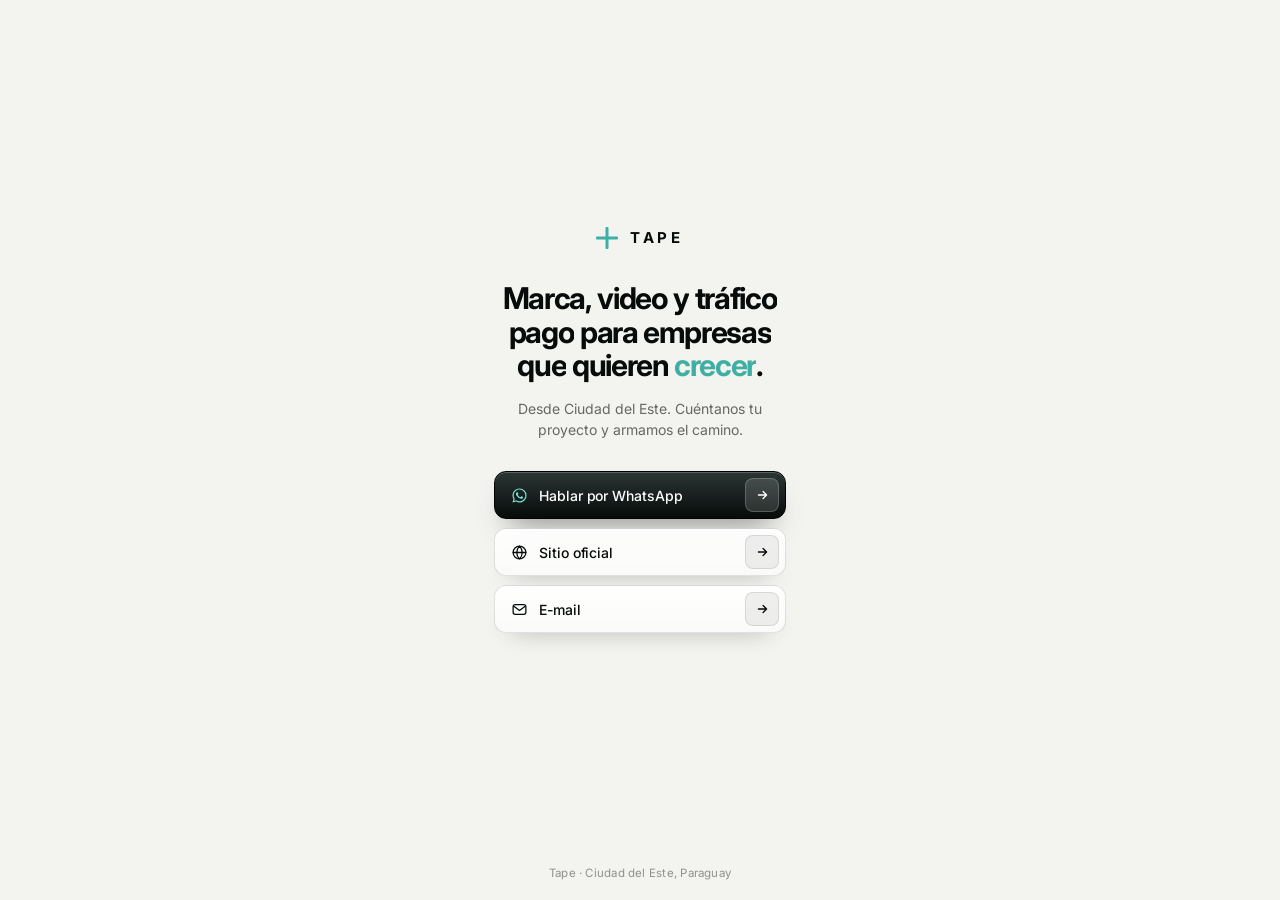
<file: bio/index.html>
<!DOCTYPE html>
<html lang="es-PY">
<head>
<meta charset="utf-8">
<meta name="viewport" content="width=device-width, initial-scale=1, viewport-fit=cover">
<title>Tape | Growth & Creative</title>
<meta name="description" content="Tape: branding, video y tráfico pago en Ciudad del Este. Habla con nosotros por WhatsApp.">
<meta property="og:title" content="Tape | Growth & Creative">
<meta property="og:description" content="Branding, video y tráfico pago en Ciudad del Este.">
<meta name="theme-color" content="#f3f3ef">
<link rel="preconnect" href="https://fonts.googleapis.com">
<link href="https://fonts.googleapis.com/css2?family=Inter:wght@400;500;600;700&display=swap" rel="stylesheet">
<style>
:root{--ink:#070b0a;--paper:#f3f3ef;--muted:rgba(7,11,10,.6);--teal:#3FAFA3;--ease:cubic-bezier(.16,.8,.2,1)}
*{box-sizing:border-box;margin:0;padding:0}
html{-webkit-text-size-adjust:100%}
body{font-family:'Inter',system-ui,sans-serif;background:var(--paper);color:var(--ink);min-height:100vh;min-height:100dvh;-webkit-font-smoothing:antialiased}
.wrap{max-width:340px;margin:0 auto;min-height:100vh;min-height:100dvh;display:flex;flex-direction:column;justify-content:center;align-items:center;text-align:center;padding:40px 24px 80px}
.logo{display:flex;align-items:center;gap:10px}
.mark{position:relative;width:22px;height:22px}
.mark:before,.mark:after{content:"";position:absolute;background:var(--teal);border-radius:1px}
.mark:before{left:50%;top:0;width:3px;height:100%;transform:translateX(-50%)}
.mark:after{top:50%;left:0;height:3px;width:100%;transform:translateY(-50%)}
.logo b{font-size:15px;font-weight:700;letter-spacing:.24em;padding-left:2px}
h1{margin:34px 0 14px;font-size:30px;line-height:1.04;font-weight:700;letter-spacing:-.045em}
h1 .w{display:inline-block;overflow:hidden;vertical-align:top;padding-bottom:.08em}
h1 .w>span{display:inline-block}
h1 em{font-style:normal;color:var(--teal)}
.js h1 .w>span{transform:translateY(112%);animation:up .9s var(--ease) forwards;animation-delay:calc(.25s + var(--i)*.07s)}
@keyframes up{to{transform:none}}
.sub{font-size:14px;line-height:1.55;color:var(--muted)}
.links{display:flex;flex-direction:column;gap:9px;width:100%;margin-top:30px}
.lk{position:relative;overflow:hidden;display:flex;align-items:center;gap:11px;height:48px;padding:0 6px 0 16px;border-radius:12px;text-decoration:none;color:var(--ink);font-weight:500;font-size:14px;letter-spacing:-.005em;background:linear-gradient(180deg,rgba(255,255,255,.95),rgba(255,255,255,.6));border:1px solid rgba(7,11,10,.12);box-shadow:inset 0 1px 0 #fff,0 12px 26px -18px rgba(0,0,0,.45);transition:transform .3s var(--ease)}
.lk svg{flex:0 0 17px;width:17px;height:17px}
.lk span{flex:1;text-align:left}
.lk .ar{flex:0 0 34px;width:34px;height:34px;border-radius:8px;display:flex;align-items:center;justify-content:center;background:rgba(7,11,10,.06);border:1px solid rgba(7,11,10,.1)}
.lk .ar svg{width:14px;height:14px}
.lk:active{transform:scale(.98)}
.lk.main{color:#fff;border-color:#000;background:linear-gradient(180deg,#2b3634,#070b0a);box-shadow:inset 0 1px 0 rgba(255,255,255,.22),0 16px 30px -16px rgba(0,0,0,.7)}
.lk.main>svg:first-child{color:#74e3d6}
.lk.main .ar{background:rgba(255,255,255,.14);border-color:rgba(255,255,255,.2)}
@media(hover:hover){.lk:hover{transform:translateY(-2px)}}
.js .fade{opacity:0;transform:translateY(12px);animation:fd .9s var(--ease) forwards;animation-delay:calc(.6s + var(--i)*.1s)}
.js .logo{opacity:0;animation:fd .8s var(--ease) .05s forwards}
@keyframes fd{to{opacity:1;transform:none}}
.foot{position:fixed;left:0;right:0;bottom:calc(env(safe-area-inset-bottom) + 20px);text-align:center;font-size:11.5px;color:rgba(7,11,10,.42);letter-spacing:.02em}
@media(prefers-reduced-motion:reduce){.js h1 .w>span,.js .fade,.js .logo{animation:none;transform:none;opacity:1}}
</style>
</head>
<body>
<script>document.documentElement.className='js'</script>
<div class="wrap">
  <div class="logo"><span class="mark"></span><b>TAPE</b></div>
  <h1 id="t">Marca, video y tráfico pago para empresas que quieren <em>crecer</em>.</h1>
  <p class="sub fade" style="--i:0">Desde Ciudad del Este. Cuéntanos tu proyecto y armamos el camino.</p>
  <nav class="links">
    <a class="lk main fade" style="--i:1" href="https://wa.me/595992149352?text=Hola%2C%20vi%20Tape%20y%20quiero%20saber%20m%C3%A1s." target="_blank" rel="noopener">
      <svg viewBox="0 0 24 24" fill="currentColor"><path d="M12.04 2C6.58 2 2.13 6.45 2.13 11.91c0 1.75.46 3.45 1.32 4.95L2.05 22l5.25-1.38a9.9 9.9 0 0 0 4.74 1.21h.01c5.46 0 9.91-4.45 9.91-9.91A9.84 9.84 0 0 0 12.04 2Zm0 18.15h-.01a8.2 8.2 0 0 1-4.18-1.15l-.3-.18-3.12.82.83-3.04-.2-.31a8.2 8.2 0 0 1-1.26-4.38c0-4.54 3.7-8.24 8.25-8.24a8.2 8.2 0 0 1 8.23 8.25c0 4.54-3.7 8.23-8.24 8.23Zm4.52-6.16c-.25-.12-1.47-.72-1.69-.8-.23-.09-.39-.12-.56.12-.16.25-.64.8-.78.97-.14.16-.29.19-.54.06-.25-.12-1.05-.39-2-1.23-.74-.66-1.23-1.47-1.38-1.72-.14-.25-.02-.38.11-.5.11-.11.25-.29.37-.43.12-.15.16-.25.25-.41.08-.17.04-.31-.02-.43-.06-.12-.56-1.34-.76-1.84-.2-.48-.4-.42-.56-.43h-.48c-.17 0-.43.06-.66.31-.22.25-.86.85-.86 2.07 0 1.22.89 2.4 1.01 2.56.12.17 1.75 2.67 4.23 3.74.59.26 1.05.41 1.41.52.59.19 1.13.16 1.56.1.48-.07 1.47-.6 1.67-1.18.21-.58.21-1.07.14-1.18-.06-.1-.22-.16-.47-.28Z"/></svg>
      <span>Hablar por WhatsApp</span><i class="ar"><svg viewBox="0 0 24 24" fill="none" stroke="currentColor" stroke-width="2.2" stroke-linecap="round" stroke-linejoin="round"><path d="M5 12h14M13 6l6 6-6 6"/></svg></i>
    </a>
    <a class="lk fade" style="--i:2" href="https://tapegrowth.agency" target="_blank" rel="noopener">
      <svg viewBox="0 0 24 24" fill="none" stroke="currentColor" stroke-width="1.8" stroke-linecap="round" stroke-linejoin="round"><circle cx="12" cy="12" r="9"/><path d="M3 12h18M12 3c2.6 2.7 3.9 5.7 3.9 9s-1.3 6.3-3.9 9c-2.6-2.7-3.9-5.7-3.9-9S9.4 5.7 12 3Z"/></svg>
      <span>Sitio oficial</span><i class="ar"><svg viewBox="0 0 24 24" fill="none" stroke="currentColor" stroke-width="2.2" stroke-linecap="round" stroke-linejoin="round"><path d="M5 12h14M13 6l6 6-6 6"/></svg></i>
    </a>
    <a class="lk fade" style="--i:3" href="mailto:tape.agency.py@gmail.com">
      <svg viewBox="0 0 24 24" fill="none" stroke="currentColor" stroke-width="1.8" stroke-linecap="round" stroke-linejoin="round"><rect x="3" y="5" width="18" height="14" rx="3"/><path d="m4 7.5 8 6 8-6"/></svg>
      <span>E-mail</span><i class="ar"><svg viewBox="0 0 24 24" fill="none" stroke="currentColor" stroke-width="2.2" stroke-linecap="round" stroke-linejoin="round"><path d="M5 12h14M13 6l6 6-6 6"/></svg></i>
    </a>
  </nav>
  <div class="foot fade" style="--i:4">Tape · Ciudad del Este, Paraguay</div>
</div>
<script>
(function(){var h=document.getElementById('t'),i=0;function walk(n,out){n.childNodes.forEach(function(c){if(c.nodeType===3){c.textContent.split(/(\s+)/).forEach(function(p){if(!p)return;if(/^\s+$/.test(p)){out.appendChild(document.createTextNode(' '))}else{var w=document.createElement('span');w.className='w';var s=document.createElement('span');s.style.setProperty('--i',i++);s.textContent=p;w.appendChild(s);out.appendChild(w)}})}else if(c.nodeType===1){var e=c.cloneNode(false);walk(c,e);out.appendChild(e)}})}
var o=h.cloneNode(false);walk(h,o);h.innerHTML=o.innerHTML})();
</script>
</body>
</html>
</file>
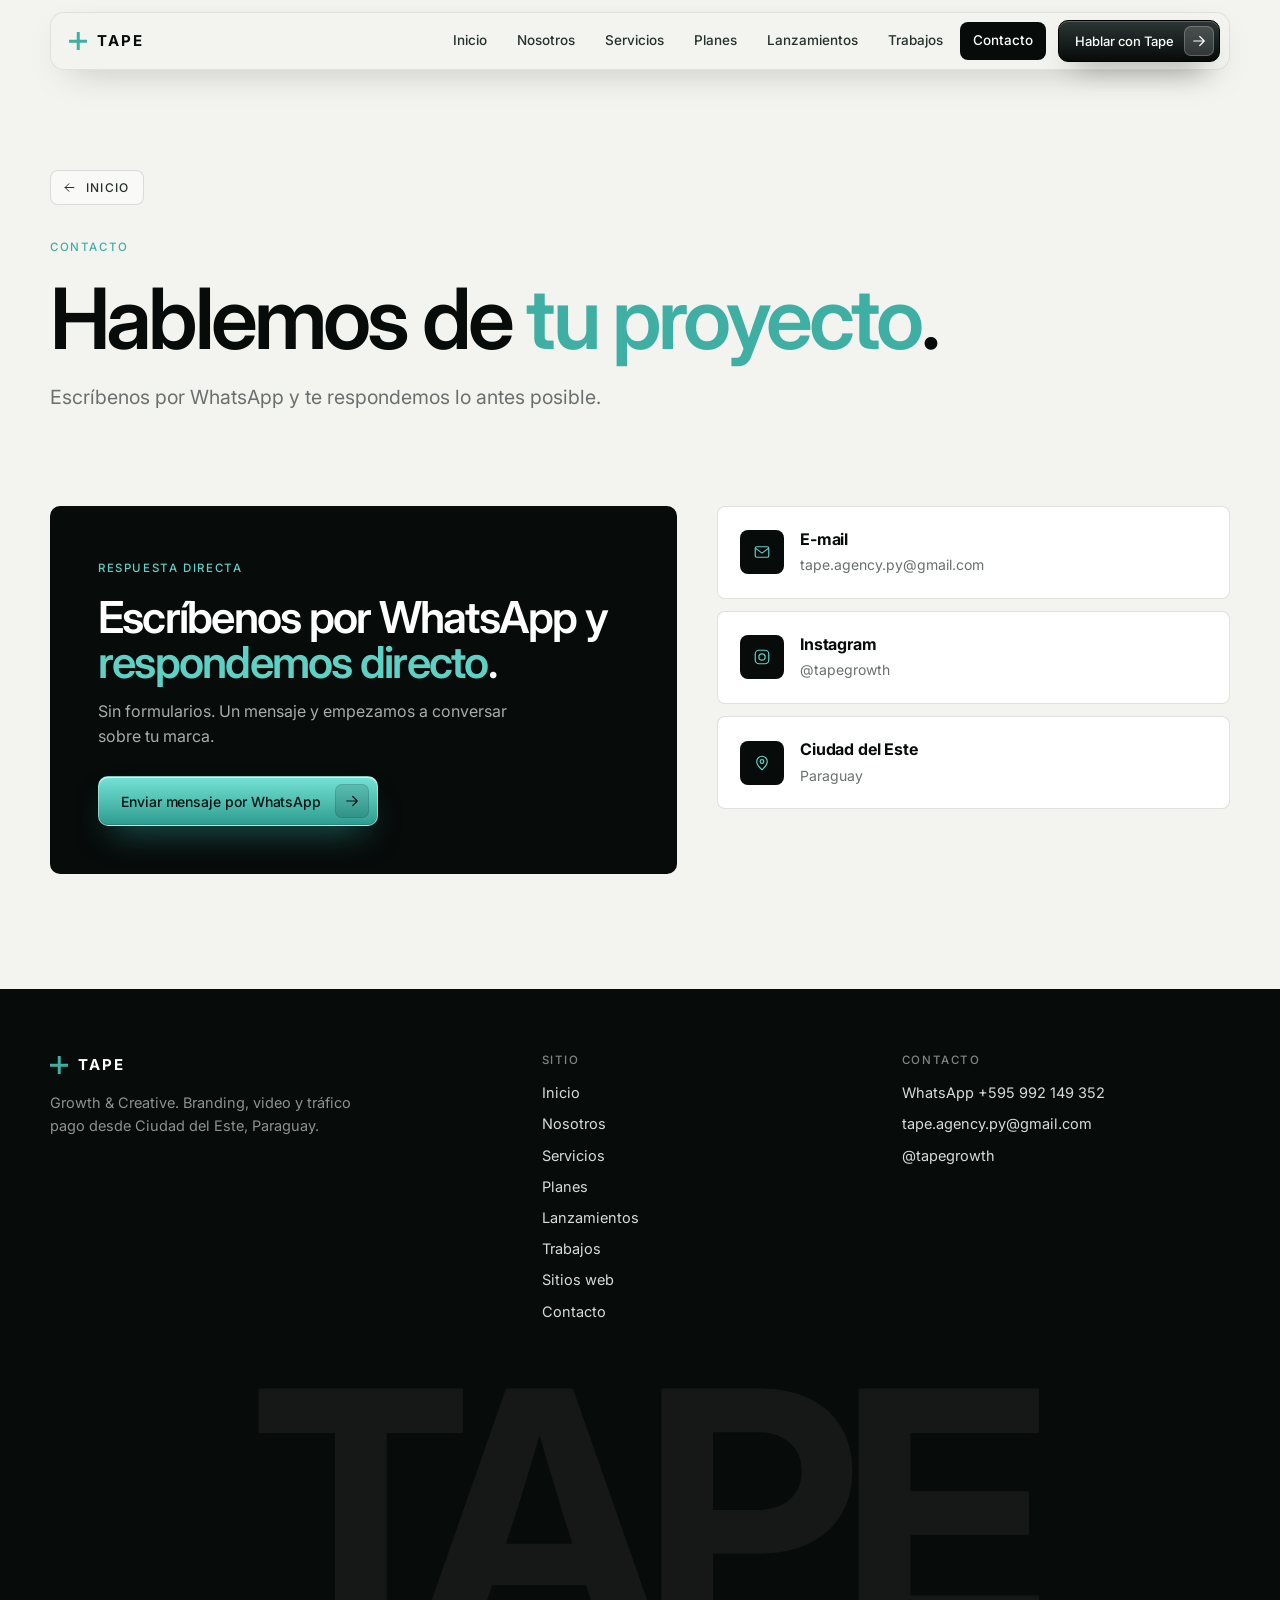
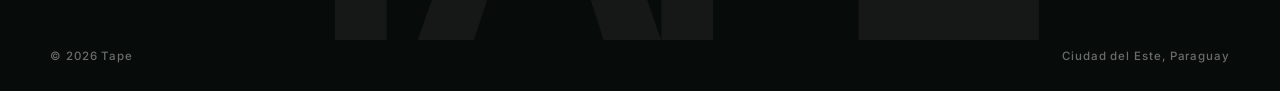
<file: contacto/index.html>
<!DOCTYPE html>
<html lang="es-PY">
<head>
<meta charset="utf-8">
<meta name="viewport" content="width=device-width, initial-scale=1, viewport-fit=cover">
<title>Contacto | Tape</title>
<meta name="description" content="Habla con Tape por WhatsApp, e-mail o Instagram. Ciudad del Este, Paraguay.">
<link rel="canonical" href="https://tapegrowth.agency/contacto/">
<meta property="og:type" content="website">
<meta property="og:title" content="Contacto | Tape">
<meta property="og:description" content="Habla con Tape por WhatsApp, e-mail o Instagram. Ciudad del Este, Paraguay.">
<meta property="og:url" content="https://tapegrowth.agency/contacto/">
<meta name="theme-color" content="#070b0a">
<link rel="preconnect" href="https://fonts.googleapis.com">
<link rel="preconnect" href="https://fonts.gstatic.com" crossorigin>
<link href="https://fonts.googleapis.com/css2?family=Inter:wght@300;400;500;600;700&display=swap" rel="stylesheet">
<link rel="stylesheet" href="/assets/site.css">

</head>
<body>
<div class="pgb"></div><header class="hd"><div class="bar"><a class="logo" href="/"><span class="mk"></span>TAPE</a><nav class="nv"><a class="l" href="/">Inicio</a><a class="l" href="/nosotros/">Nosotros</a><a class="l" href="/servicios/">Servicios</a><a class="l" href="/planes/">Planes</a><a class="l" href="/lanzamientos/">Lanzamientos</a><a class="l" href="/trabajos/">Trabajos</a><a class="l on" href="/contacto/">Contacto</a><a class="gb lt sm" data-wa="Hola, quiero hablar con Tape.">Hablar con Tape<span class="ar"><svg class="ic" viewBox="0 0 24 24"><path d="M5 12h14M13 6l6 6-6 6"/></svg></span></a><button class="mt" aria-label="Menú"><i></i></button></nav></div></header><div class="mm"><div class="pn"><a class="l" href="/">Inicio</a><a class="l" href="/nosotros/">Nosotros</a><a class="l" href="/servicios/">Servicios</a><a class="l" href="/planes/">Planes</a><a class="l" href="/lanzamientos/">Lanzamientos</a><a class="l" href="/trabajos/">Trabajos</a><a class="l" href="/sitios/">Sitios web</a><a class="l" href="/contacto/">Contacto</a><a class="gb te" data-wa="Hola, quiero hablar con Tape.">WhatsApp<span class="ar"><svg class="ic" viewBox="0 0 24 24"><path d="M5 12h14M13 6l6 6-6 6"/></svg></span></a></div></div>
<main>
<section class="ph"><div class="wrap"><a class="back" href="/"><svg class="ic" viewBox="0 0 24 24"><path d="M5 12h14M13 6l6 6-6 6"/></svg> Inicio</a><br><span class="tg rv">Contacto</span><h1 class="rv">Hablemos de <em>tu proyecto</em>.</h1><p class="ld rv">Escríbenos por WhatsApp y te respondemos lo antes posible.</p></div></section><section class="sec" style="padding-top:20px"><div class="wrap"><div class="ct"><div class="big-wa rv"><span class="tg" style="color:var(--teal-b)">Respuesta directa</span><h2 style="margin-top:16px">Escríbenos por WhatsApp y <em>respondemos directo</em>.</h2><p>Sin formularios. Un mensaje y empezamos a conversar sobre tu marca.</p><a class="gb te" data-wa="Hola, quiero hablar con Tape.">Enviar mensaje por WhatsApp<span class="ar"><svg class="ic" viewBox="0 0 24 24"><path d="M5 12h14M13 6l6 6-6 6"/></svg></span></a></div><div><a class="cl rv" href="mailto:tape.agency.py@gmail.com"><span class="ico"><svg class="ic" viewBox="0 0 24 24"><rect x="3" y="5" width="18" height="14" rx="2"/><path d="m4 7.5 8 6 8-6"/></svg></span><div><b>E-mail</b><span>tape.agency.py@gmail.com</span></div></a><a class="cl rv" href="https://instagram.com/tapegrowth" target="_blank" rel="noopener"><span class="ico"><svg class="ic" viewBox="0 0 24 24"><rect x="3" y="3" width="18" height="18" rx="5"/><circle cx="12" cy="12" r="4.2"/></svg></span><div><b>Instagram</b><span>@tapegrowth</span></div></a><div class="cl rv" style="cursor:default"><span class="ico"><svg class="ic" viewBox="0 0 24 24"><path d="M12 21s7-6 7-11a7 7 0 0 0-14 0c0 5 7 11 7 11z"/><circle cx="12" cy="10" r="2.5"/></svg></span><div><b>Ciudad del Este</b><span>Paraguay</span></div></div></div></div></div></section>
</main>
<footer class="ft"><div class="wrap"><div class="gr">
<div><a class="logo" href="/"><span class="mk"></span>TAPE</a><p>Growth &amp; Creative. Branding, video y tráfico pago desde Ciudad del Este, Paraguay.</p></div>
<div><h4>Sitio</h4><ul><li><a href="/">Inicio</a></li><li><a href="/nosotros/">Nosotros</a></li><li><a href="/servicios/">Servicios</a></li><li><a href="/planes/">Planes</a></li><li><a href="/lanzamientos/">Lanzamientos</a></li><li><a href="/trabajos/">Trabajos</a></li><li><a href="/sitios/">Sitios web</a></li><li><a href="/contacto/">Contacto</a></li></ul></div>
<div><h4>Contacto</h4><ul><li><a data-wa="Hola, quiero hablar con Tape.">WhatsApp +595 992 149 352</a></li><li><a href="mailto:tape.agency.py@gmail.com">tape.agency.py@gmail.com</a></li><li><a href="https://instagram.com/tapegrowth" target="_blank" rel="noopener">@tapegrowth</a></li></ul></div>
</div><div class="big">TAPE</div><div class="cp"><span>© 2026 Tape</span><span>Ciudad del Este, Paraguay</span></div></div></footer>
<nav class="tb" aria-label="Navegación"><a href="/"><svg class="ic" viewBox="0 0 24 24"><path d="M3 11l9-8 9 8v9a1 1 0 0 1-1 1h-5v-6H9v6H4a1 1 0 0 1-1-1z"/></svg><span>Inicio</span></a><a href="/planes/"><svg class="ic" viewBox="0 0 24 24"><path d="M3 12V4h8l10 10-8 8z"/><circle cx="7.5" cy="8.5" r="1"/></svg><span>Planes</span></a><a href="/trabajos/"><svg class="ic" viewBox="0 0 24 24"><rect x="3" y="5" width="18" height="14" rx="2"/><path d="m10.5 9.5 4 2.5-4 2.5z"/></svg><span>Trabajos</span></a><a href="/lanzamientos/"><svg class="ic" viewBox="0 0 24 24"><path d="M5 19c0-4 3-7 7-9m0 0c3-4 6-5 8-5 0 2-1 5-5 8m-3-3 3 3M5 19l3-1-2-2z"/></svg><span>Lanzar</span></a><a class="wa" data-wa="Hola, quiero hablar con Tape."><svg class="ic" viewBox="0 0 24 24"><path d="M3 21l1.6-5A8.5 8.5 0 1 1 8 19.4z"/></svg><span>WhatsApp</span></a></nav>
<script src="/assets/site.js"></script>
</body>
</html>
</file>
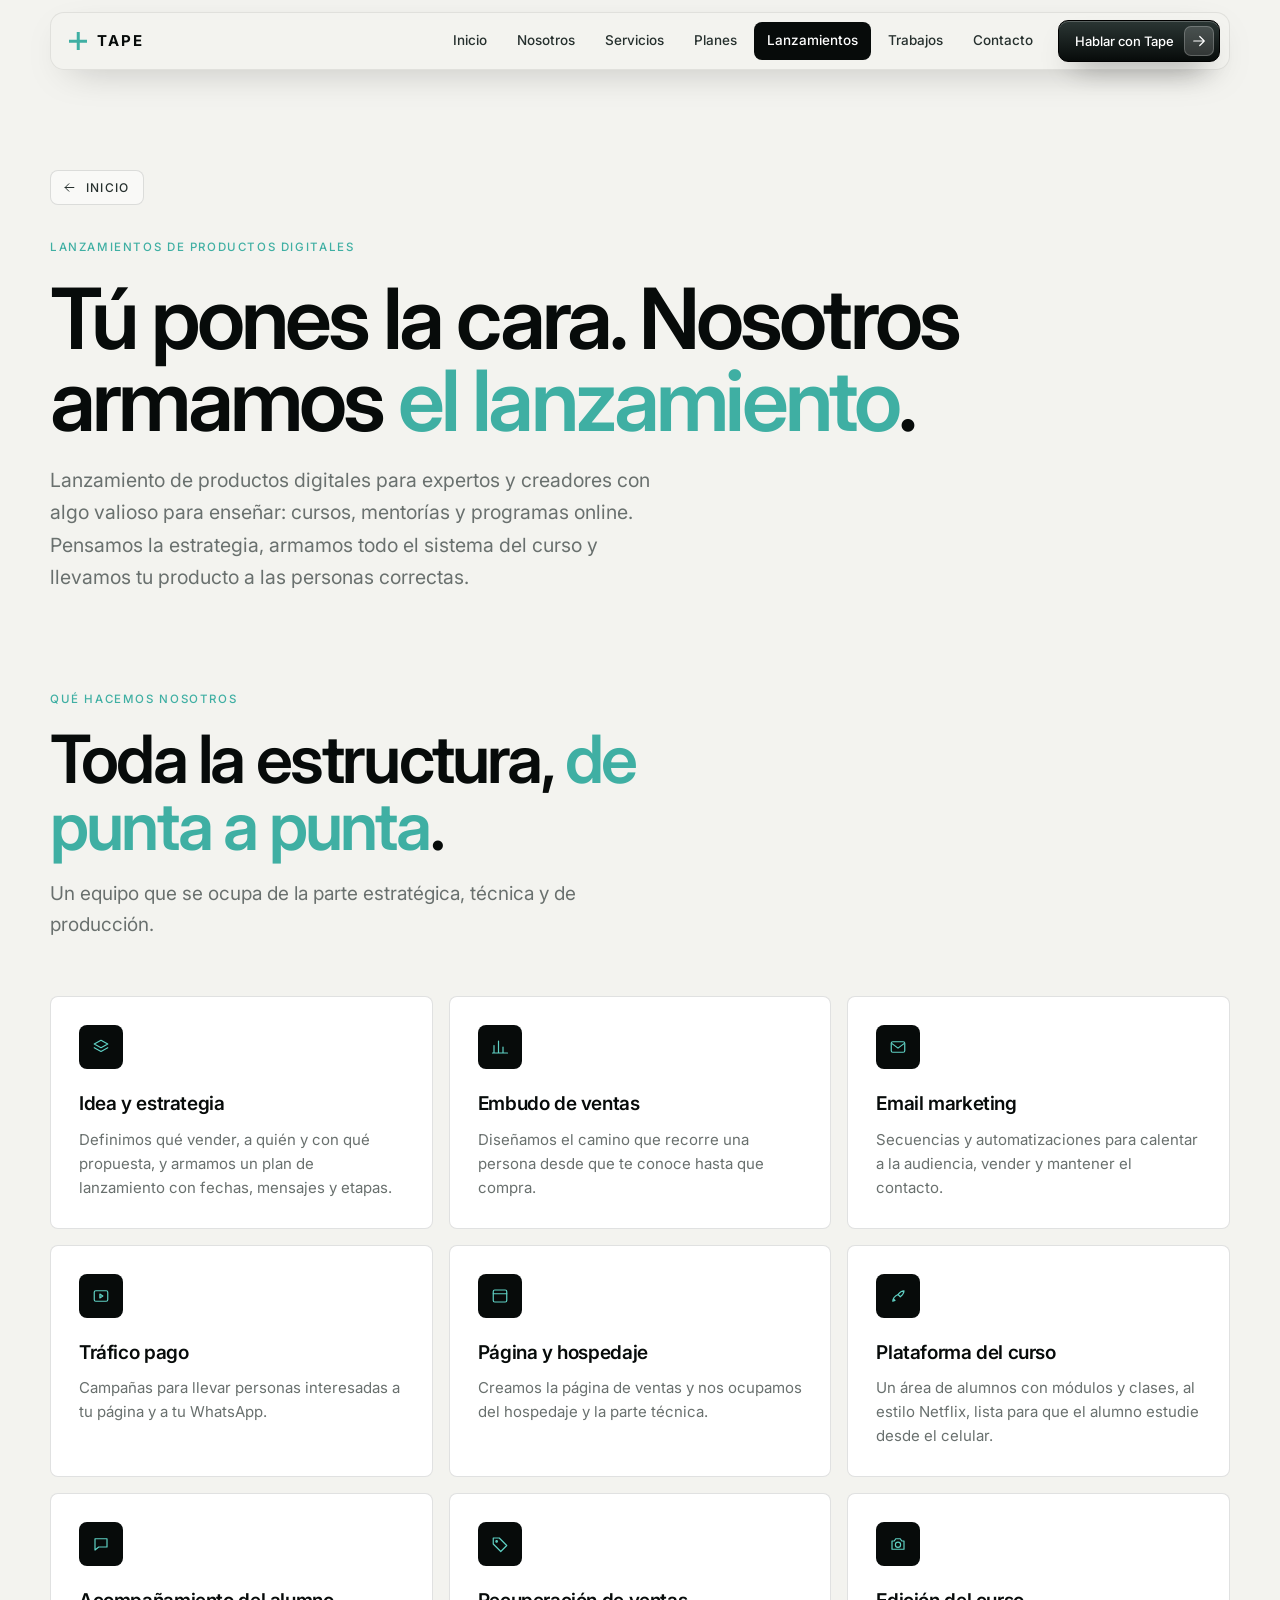
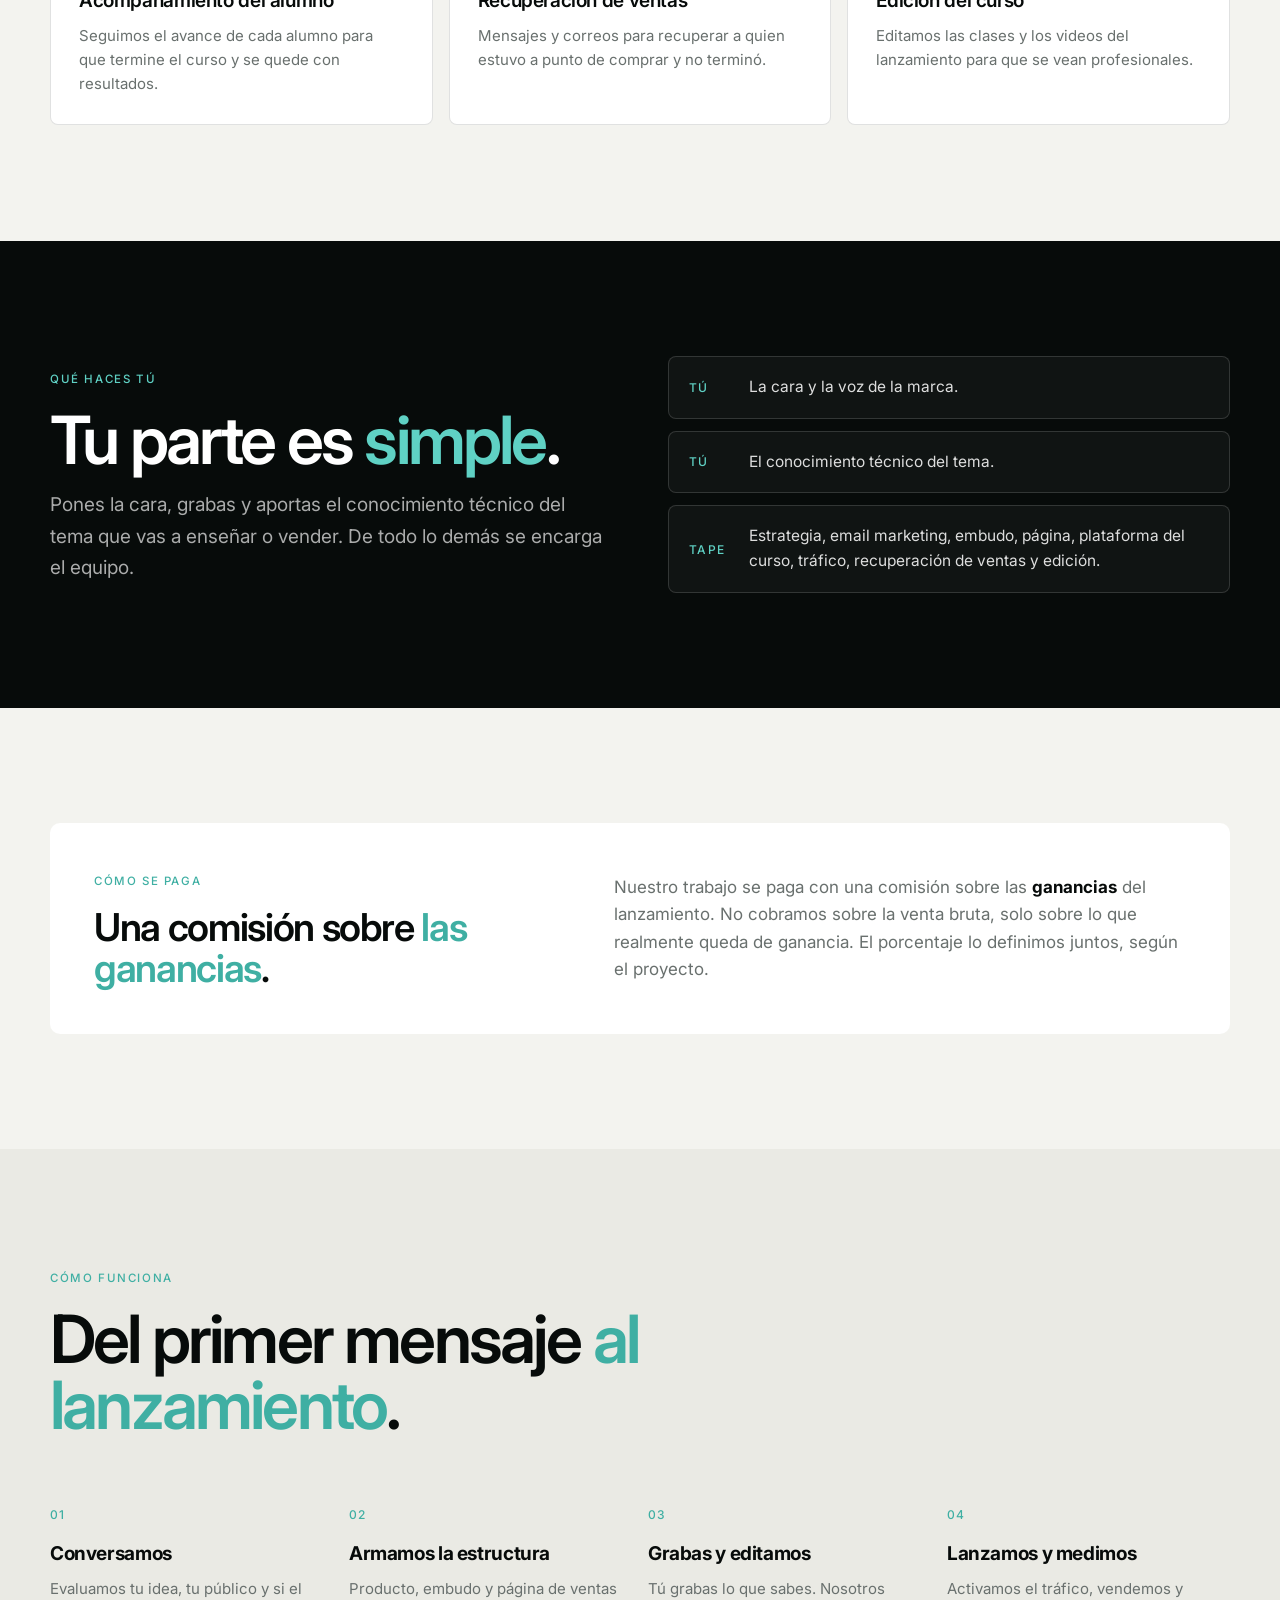
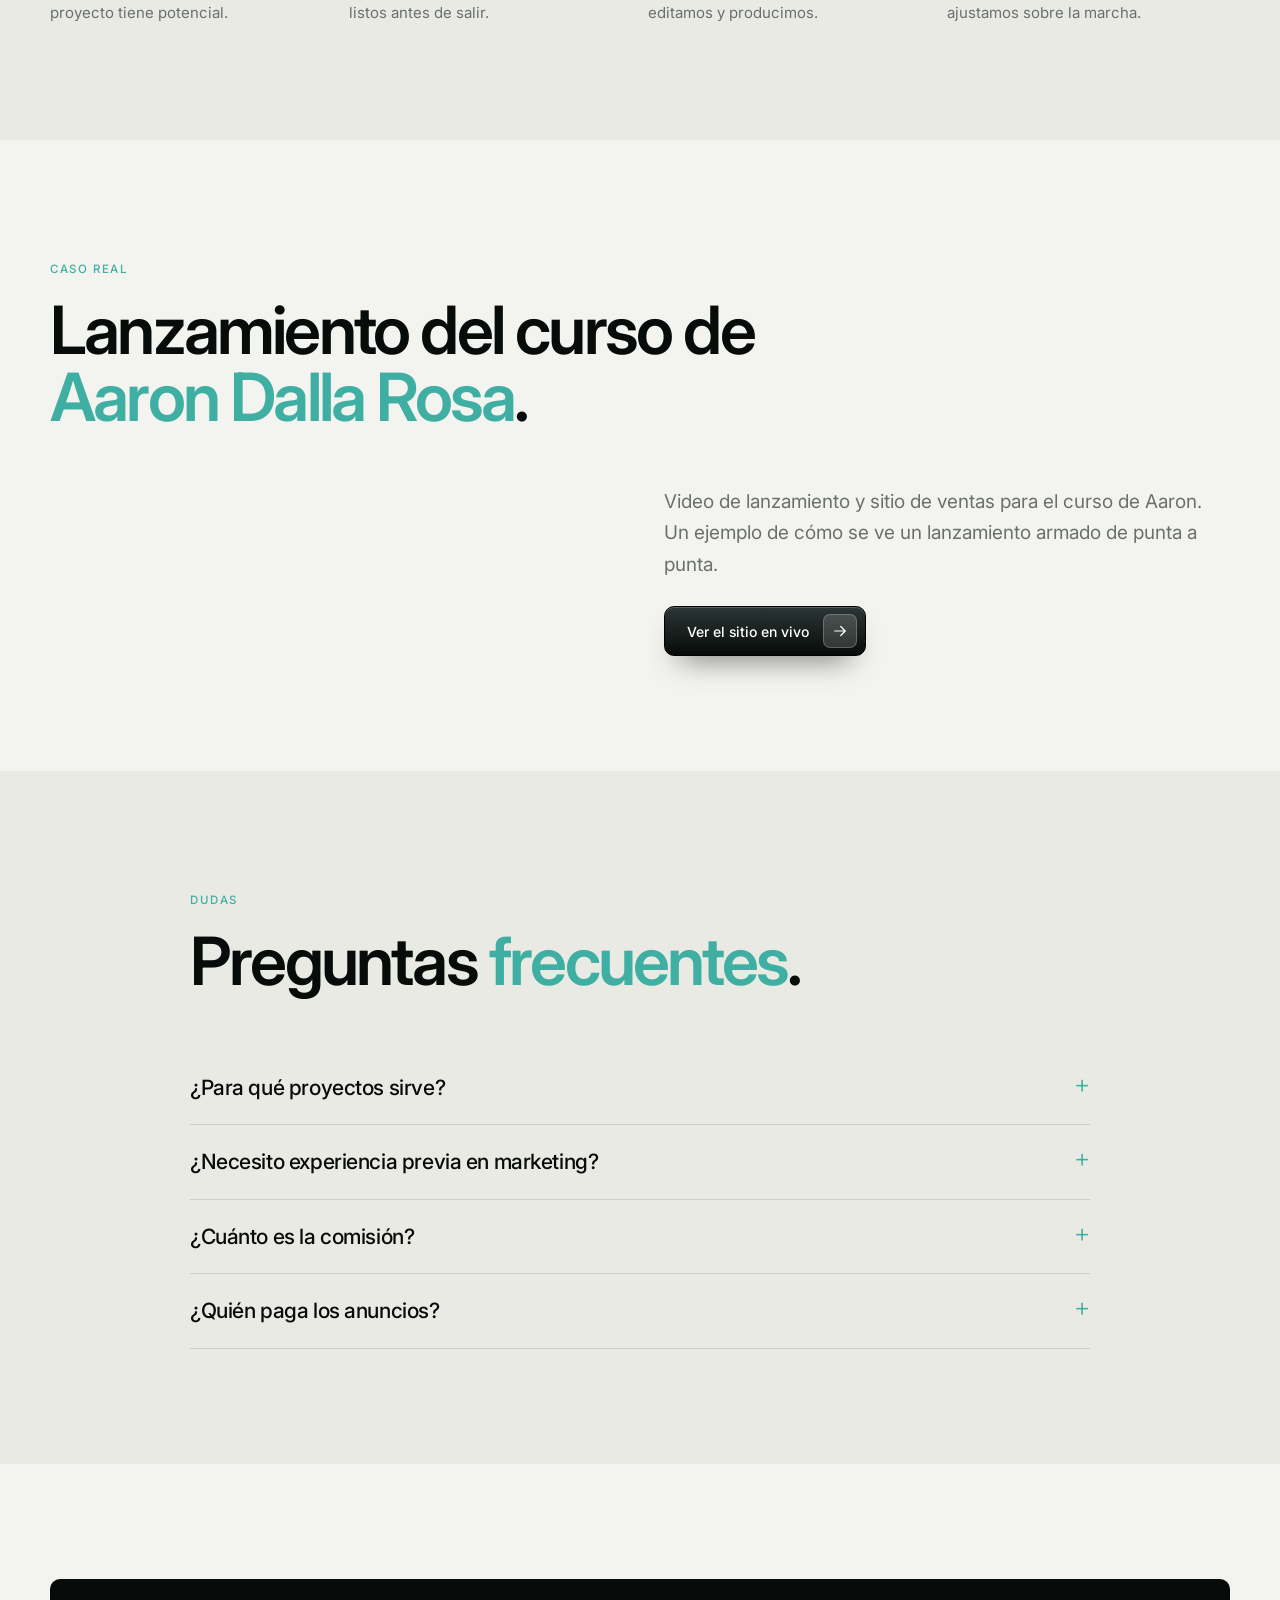
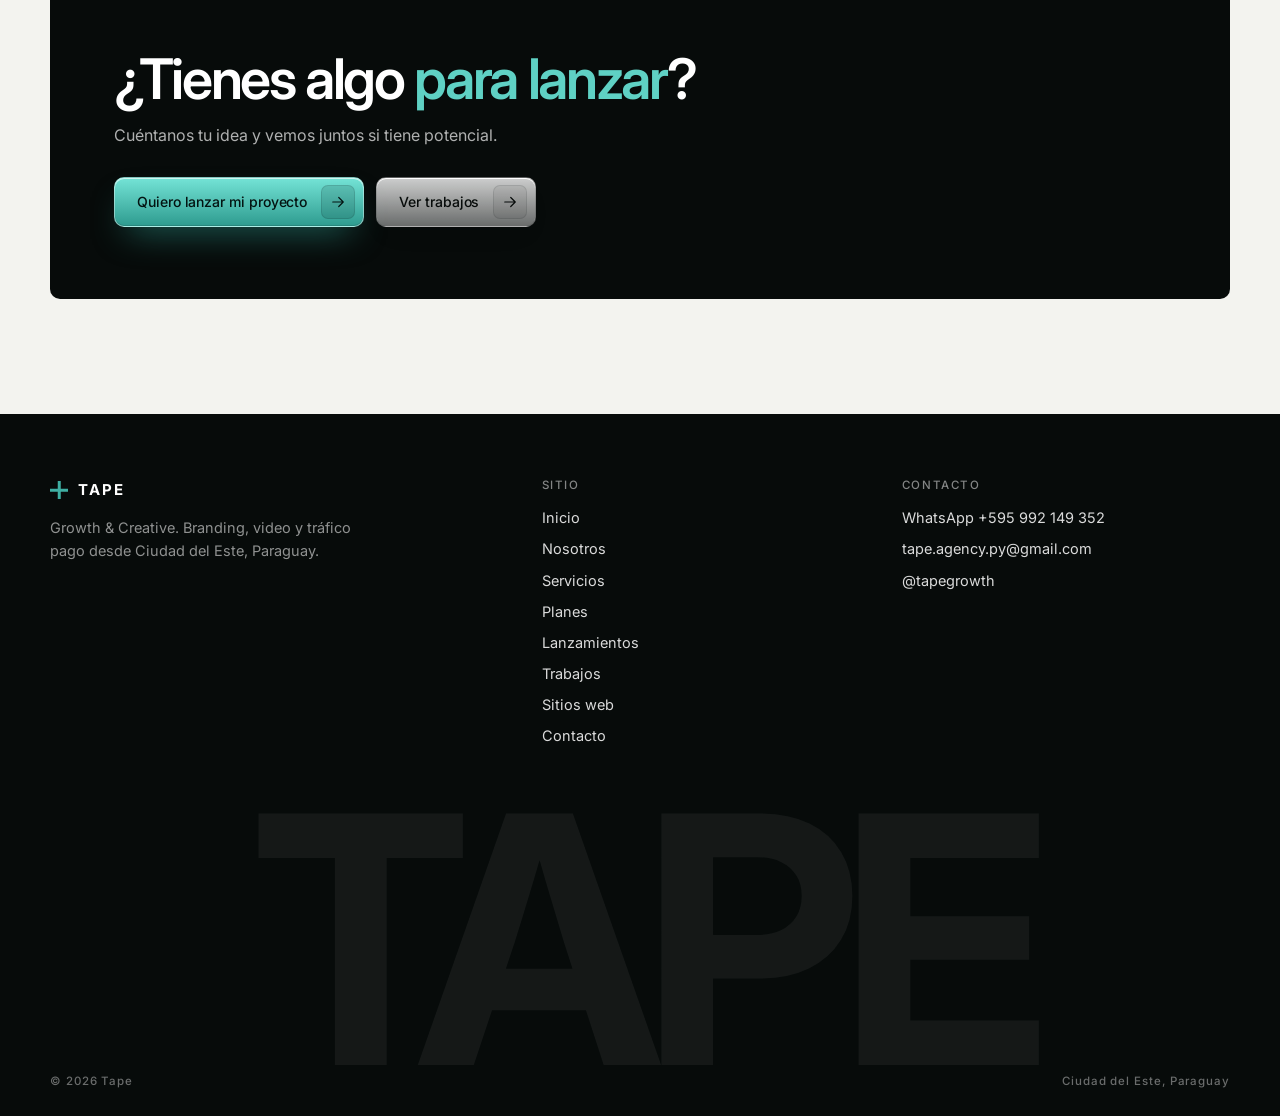
<file: lanzamientos/index.html>
<!DOCTYPE html>
<html lang="es-PY">
<head>
<meta charset="utf-8">
<meta name="viewport" content="width=device-width, initial-scale=1, viewport-fit=cover">
<title>Lanzamientos | Tape</title>
<meta name="description" content="Lanzamos cursos, productos y marcas: estrategia, embudo de ventas, tráfico pago, página y edición. Tú pones la cara, nosotros armamos todo.">
<link rel="canonical" href="https://tapegrowth.agency/lanzamientos/">
<meta property="og:type" content="website">
<meta property="og:title" content="Lanzamientos | Tape">
<meta property="og:description" content="Lanzamos cursos, productos y marcas: estrategia, embudo de ventas, tráfico pago, página y edición. Tú pones la cara, nosotros armamos todo.">
<meta property="og:url" content="https://tapegrowth.agency/lanzamientos/">
<meta name="theme-color" content="#070b0a">
<link rel="preconnect" href="https://fonts.googleapis.com">
<link rel="preconnect" href="https://fonts.gstatic.com" crossorigin>
<link href="https://fonts.googleapis.com/css2?family=Inter:wght@300;400;500;600;700&display=swap" rel="stylesheet">
<link rel="stylesheet" href="/assets/site.css">

</head>
<body>
<div class="pgb"></div><header class="hd"><div class="bar"><a class="logo" href="/"><span class="mk"></span>TAPE</a><nav class="nv"><a class="l" href="/">Inicio</a><a class="l" href="/nosotros/">Nosotros</a><a class="l" href="/servicios/">Servicios</a><a class="l" href="/planes/">Planes</a><a class="l on" href="/lanzamientos/">Lanzamientos</a><a class="l" href="/trabajos/">Trabajos</a><a class="l" href="/contacto/">Contacto</a><a class="gb lt sm" data-wa="Hola, quiero hablar con Tape.">Hablar con Tape<span class="ar"><svg class="ic" viewBox="0 0 24 24"><path d="M5 12h14M13 6l6 6-6 6"/></svg></span></a><button class="mt" aria-label="Menú"><i></i></button></nav></div></header><div class="mm"><div class="pn"><a class="l" href="/">Inicio</a><a class="l" href="/nosotros/">Nosotros</a><a class="l" href="/servicios/">Servicios</a><a class="l" href="/planes/">Planes</a><a class="l" href="/lanzamientos/">Lanzamientos</a><a class="l" href="/trabajos/">Trabajos</a><a class="l" href="/sitios/">Sitios web</a><a class="l" href="/contacto/">Contacto</a><a class="gb te" data-wa="Hola, quiero hablar con Tape.">WhatsApp<span class="ar"><svg class="ic" viewBox="0 0 24 24"><path d="M5 12h14M13 6l6 6-6 6"/></svg></span></a></div></div>
<main>
<section class="ph"><div class="wrap"><a class="back" href="/"><svg class="ic" viewBox="0 0 24 24"><path d="M5 12h14M13 6l6 6-6 6"/></svg> Inicio</a><br><span class="tg rv">Lanzamientos de productos digitales</span><h1 class="rv">Tú pones la cara. Nosotros armamos <em>el lanzamiento</em>.</h1><p class="ld rv">Lanzamiento de productos digitales para expertos y creadores con algo valioso para enseñar: cursos, mentorías y programas online. Pensamos la estrategia, armamos todo el sistema del curso y llevamos tu producto a las personas correctas.</p></div></section><section class="sec" style="padding-top:20px"><div class="wrap"><div class="sh"><span class="tg rv">Qué hacemos nosotros</span><h2 class="d2 rv">Toda la estructura, <em>de punta a punta</em>.</h2><p class="lead rv">Un equipo que se ocupa de la parte estratégica, técnica y de producción.</p></div><div class="g3"><div class="cd rv"><span class="ico"><svg class="ic" viewBox="0 0 24 24"><path d="M12 3 3 8l9 5 9-5zM3 13l9 5 9-5"/></svg></span><h3>Idea y estrategia</h3><p>Definimos qué vender, a quién y con qué propuesta, y armamos un plan de lanzamiento con fechas, mensajes y etapas.</p></div><div class="cd rv"><span class="ico"><svg class="ic" viewBox="0 0 24 24"><path d="M4 20V10M10 20V4M16 20v-8M22 20H2"/></svg></span><h3>Embudo de ventas</h3><p>Diseñamos el camino que recorre una persona desde que te conoce hasta que compra.</p></div><div class="cd rv"><span class="ico"><svg class="ic" viewBox="0 0 24 24"><rect x="3" y="5" width="18" height="14" rx="2"/><path d="m4 7.5 8 6 8-6"/></svg></span><h3>Email marketing</h3><p>Secuencias y automatizaciones para calentar a la audiencia, vender y mantener el contacto.</p></div><div class="cd rv"><span class="ico"><svg class="ic" viewBox="0 0 24 24"><rect x="3" y="5" width="18" height="14" rx="2"/><path d="m10.5 9.5 4 2.5-4 2.5z"/></svg></span><h3>Tráfico pago</h3><p>Campañas para llevar personas interesadas a tu página y a tu WhatsApp.</p></div><div class="cd rv"><span class="ico"><svg class="ic" viewBox="0 0 24 24"><rect x="3" y="4" width="18" height="16" rx="2"/><path d="M3 9h18"/></svg></span><h3>Página y hospedaje</h3><p>Creamos la página de ventas y nos ocupamos del hospedaje y la parte técnica.</p></div><div class="cd rv"><span class="ico"><svg class="ic" viewBox="0 0 24 24"><path d="M5 19c0-4 3-7 7-9m0 0c3-4 6-5 8-5 0 2-1 5-5 8m-3-3 3 3M5 19l3-1-2-2z"/></svg></span><h3>Plataforma del curso</h3><p>Un área de alumnos con módulos y clases, al estilo Netflix, lista para que el alumno estudie desde el celular.</p></div><div class="cd rv"><span class="ico"><svg class="ic" viewBox="0 0 24 24"><path d="M4 5h16v11H9l-5 4z"/></svg></span><h3>Acompañamiento del alumno</h3><p>Seguimos el avance de cada alumno para que termine el curso y se quede con resultados.</p></div><div class="cd rv"><span class="ico"><svg class="ic" viewBox="0 0 24 24"><path d="M3 12V4h8l10 10-8 8z"/><circle cx="7.5" cy="8.5" r="1"/></svg></span><h3>Recuperación de ventas</h3><p>Mensajes y correos para recuperar a quien estuvo a punto de comprar y no terminó.</p></div><div class="cd rv"><span class="ico"><svg class="ic" viewBox="0 0 24 24"><path d="M4 8h3l2-3h6l2 3h3v11H4z"/><circle cx="12" cy="13" r="3.5"/></svg></span><h3>Edición del curso</h3><p>Editamos las clases y los videos del lanzamiento para que se vean profesionales.</p></div></div></div></section><section class="sec dk"><div class="wrap"><div class="g2" style="align-items:center;gap:56px"><div class="rv"><span class="tg">Qué haces tú</span><h2 class="d2" style="margin:16px 0">Tu parte es <em>simple</em>.</h2><p class="lead">Pones la cara, grabas y aportas el conocimiento técnico del tema que vas a enseñar o vender. De todo lo demás se encarga el equipo.</p></div>
<div class="rv" style="display:grid;gap:12px"><div class="lnk"><span class="num">TÚ</span><p>La cara y la voz de la marca.</p></div><div class="lnk"><span class="num">TÚ</span><p>El conocimiento técnico del tema.</p></div><div class="lnk"><span class="num">TAPE</span><p>Estrategia, email marketing, embudo, página, plataforma del curso, tráfico, recuperación de ventas y edición.</p></div></div></div></div></section><section class="sec"><div class="wrap"><div class="com rv"><div><span class="tg">Cómo se paga</span><h2 class="d3" style="margin-top:14px">Una comisión sobre <em>las ganancias</em>.</h2></div><p>Nuestro trabajo se paga con una comisión sobre las <b>ganancias</b> del lanzamiento. No cobramos sobre la venta bruta, solo sobre lo que realmente queda de ganancia. El porcentaje lo definimos juntos, según el proyecto.</p></div></div></section><section class="sec alt"><div class="wrap"><div class="sh"><span class="tg rv">Cómo funciona</span><h2 class="d2 rv">Del primer mensaje <em>al lanzamiento</em>.</h2></div><div class="g4"><div class="step rv"><span class="num">01</span><h3>Conversamos</h3><p>Evaluamos tu idea, tu público y si el proyecto tiene potencial.</p></div><div class="step rv"><span class="num">02</span><h3>Armamos la estructura</h3><p>Producto, embudo y página de ventas listos antes de salir.</p></div><div class="step rv"><span class="num">03</span><h3>Grabas y editamos</h3><p>Tú grabas lo que sabes. Nosotros editamos y producimos.</p></div><div class="step rv"><span class="num">04</span><h3>Lanzamos y medimos</h3><p>Activamos el tráfico, vendemos y ajustamos sobre la marcha.</p></div></div></div></section><section class="sec"><div class="wrap"><div class="sh"><span class="tg rv">Caso real</span><h2 class="d2 rv">Lanzamiento del curso de <em>Aaron Dalla Rosa</em>.</h2></div><div class="g2" style="align-items:center;gap:48px"><div class="rv" style="max-width:300px;width:100%"><button class="vc rv" data-t="Aaron Dalla Rosa | Video de lanzamiento" data-s="/media/aaron.mp4" data-p="/media/aaron.jpg"><img loading="lazy" alt="Aaron Dalla Rosa" src="/media/aaron.jpg"><span class="pl2"></span><span class="tt"><b>Aaron Dalla Rosa</b><span>Video de lanzamiento</span></span></button></div><div class="rv"><p class="lead" style="margin-bottom:26px">Video de lanzamiento y sitio de ventas para el curso de Aaron. Un ejemplo de cómo se ve un lanzamiento armado de punta a punta.</p><a class="gb lt" href="https://www.nuevaeraacademy.site" target="_blank" rel="noopener">Ver el sitio en vivo<span class="ar"><svg class="ic" viewBox="0 0 24 24"><path d="M5 12h14M13 6l6 6-6 6"/></svg></span></a></div></div></div></section><section class="sec alt"><div class="wrap" style="max-width:900px"><div class="sh"><span class="tg rv">Dudas</span><h2 class="d2 rv">Preguntas <em>frecuentes</em>.</h2></div><details class="fq rv"><summary>¿Para qué proyectos sirve?</summary><p>Para cursos online, productos, servicios y marcas nuevas, especialmente cuando tienes conocimiento valioso para enseñar o vender.</p></details><details class="fq rv"><summary>¿Necesito experiencia previa en marketing?</summary><p>No. Tu parte es poner la cara, grabar y aportar el conocimiento técnico del tema. De lo demás se encarga el equipo.</p></details><details class="fq rv"><summary>¿Cuánto es la comisión?</summary><p>Se define conversando, según el proyecto. Siempre es sobre las ganancias, no sobre la venta bruta.</p></details><details class="fq rv"><summary>¿Quién paga los anuncios?</summary><p>La inversión en anuncios se define en la conversación inicial, según el proyecto.</p></details></div></section><section class="sec"><div class="wrap"><div class="cta rv"><h2>¿Tienes algo <em>para lanzar</em>?</h2><p>Cuéntanos tu idea y vemos juntos si tiene potencial.</p><div class="row"><a class="gb te" data-wa="Hola, quiero lanzar un producto o curso con Tape.">Quiero lanzar mi proyecto<span class="ar"><svg class="ic" viewBox="0 0 24 24"><path d="M5 12h14M13 6l6 6-6 6"/></svg></span></a><a class="gb ol" href="/trabajos/">Ver trabajos<span class="ar"><svg class="ic" viewBox="0 0 24 24"><path d="M5 12h14M13 6l6 6-6 6"/></svg></span></a></div></div></div></section>
</main>
<footer class="ft"><div class="wrap"><div class="gr">
<div><a class="logo" href="/"><span class="mk"></span>TAPE</a><p>Growth &amp; Creative. Branding, video y tráfico pago desde Ciudad del Este, Paraguay.</p></div>
<div><h4>Sitio</h4><ul><li><a href="/">Inicio</a></li><li><a href="/nosotros/">Nosotros</a></li><li><a href="/servicios/">Servicios</a></li><li><a href="/planes/">Planes</a></li><li><a href="/lanzamientos/">Lanzamientos</a></li><li><a href="/trabajos/">Trabajos</a></li><li><a href="/sitios/">Sitios web</a></li><li><a href="/contacto/">Contacto</a></li></ul></div>
<div><h4>Contacto</h4><ul><li><a data-wa="Hola, quiero hablar con Tape.">WhatsApp +595 992 149 352</a></li><li><a href="mailto:tape.agency.py@gmail.com">tape.agency.py@gmail.com</a></li><li><a href="https://instagram.com/tapegrowth" target="_blank" rel="noopener">@tapegrowth</a></li></ul></div>
</div><div class="big">TAPE</div><div class="cp"><span>© 2026 Tape</span><span>Ciudad del Este, Paraguay</span></div></div></footer>
<nav class="tb" aria-label="Navegación"><a href="/"><svg class="ic" viewBox="0 0 24 24"><path d="M3 11l9-8 9 8v9a1 1 0 0 1-1 1h-5v-6H9v6H4a1 1 0 0 1-1-1z"/></svg><span>Inicio</span></a><a href="/planes/"><svg class="ic" viewBox="0 0 24 24"><path d="M3 12V4h8l10 10-8 8z"/><circle cx="7.5" cy="8.5" r="1"/></svg><span>Planes</span></a><a href="/trabajos/"><svg class="ic" viewBox="0 0 24 24"><rect x="3" y="5" width="18" height="14" rx="2"/><path d="m10.5 9.5 4 2.5-4 2.5z"/></svg><span>Trabajos</span></a><a href="/lanzamientos/" class="on"><svg class="ic" viewBox="0 0 24 24"><path d="M5 19c0-4 3-7 7-9m0 0c3-4 6-5 8-5 0 2-1 5-5 8m-3-3 3 3M5 19l3-1-2-2z"/></svg><span>Lanzar</span></a><a class="wa" data-wa="Hola, quiero hablar con Tape."><svg class="ic" viewBox="0 0 24 24"><path d="M3 21l1.6-5A8.5 8.5 0 1 1 8 19.4z"/></svg><span>WhatsApp</span></a></nav>
<script src="/assets/site.js"></script>
</body>
</html>
</file>
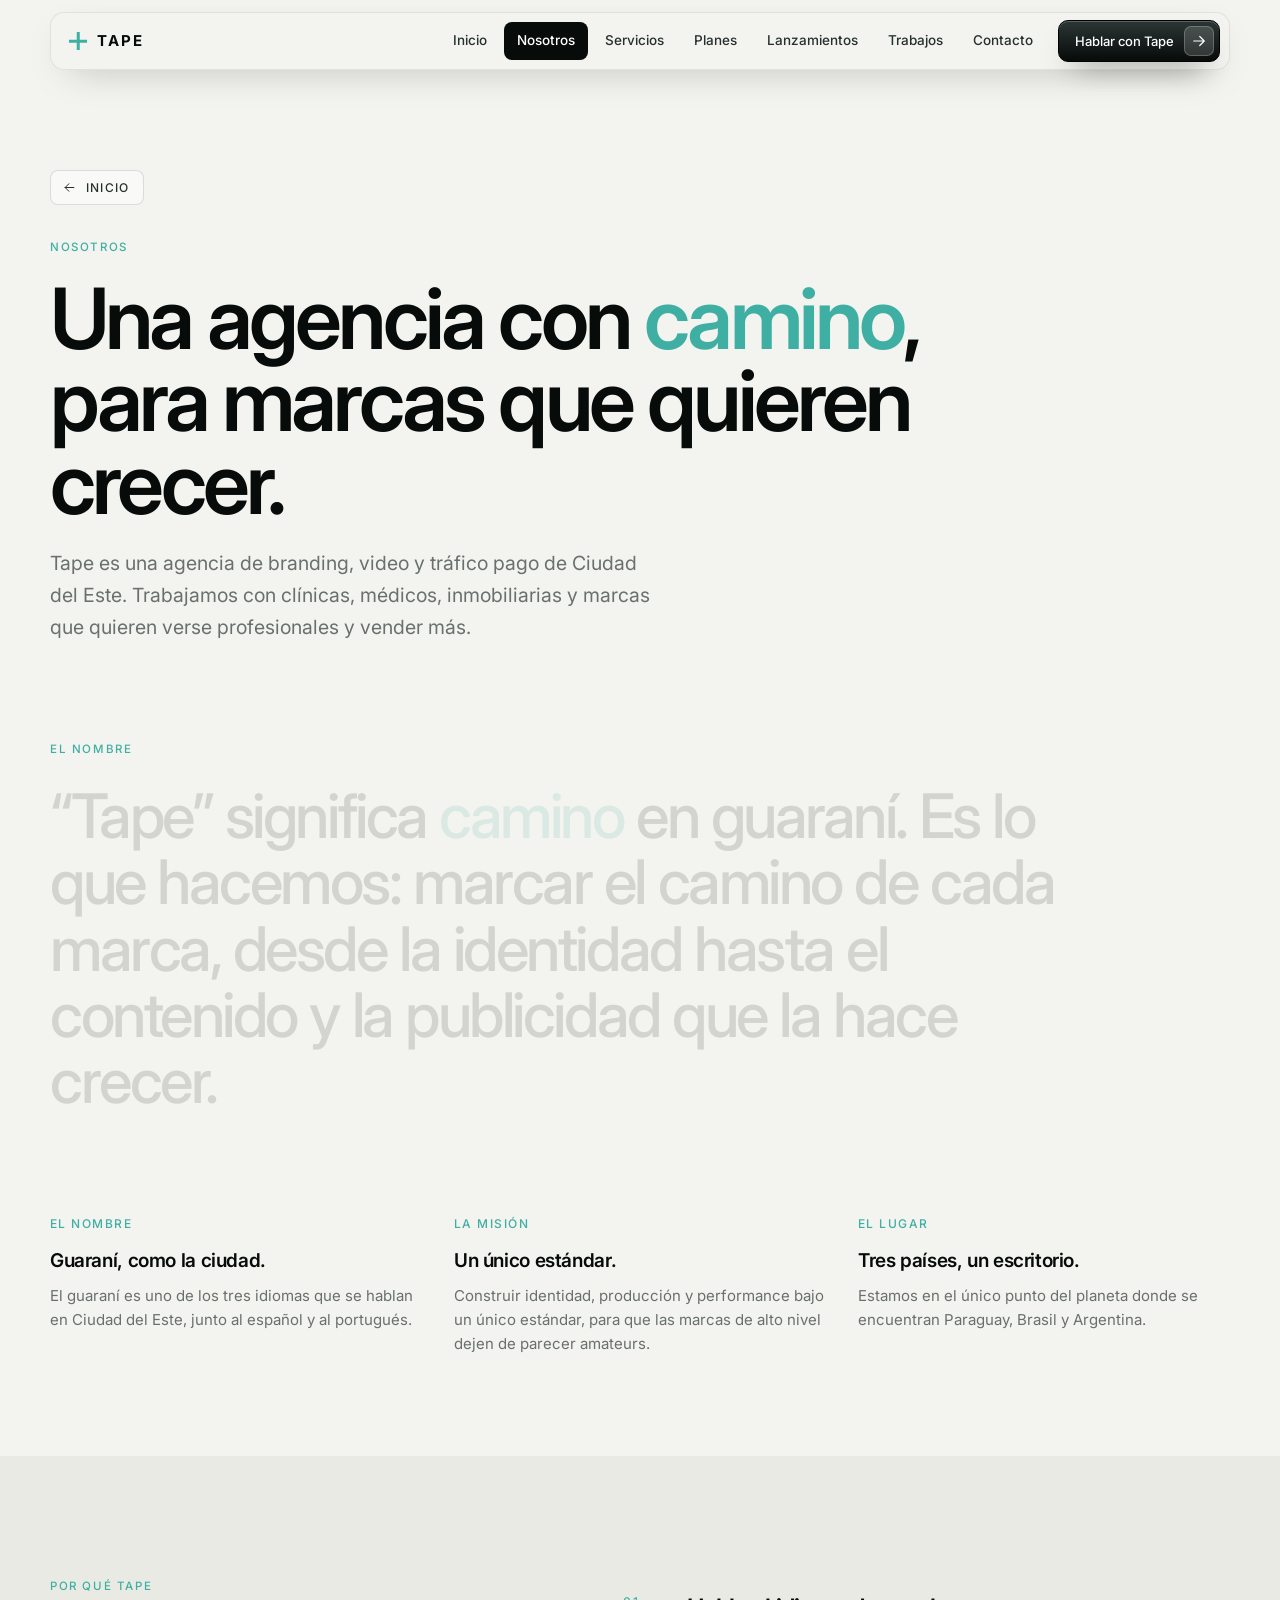
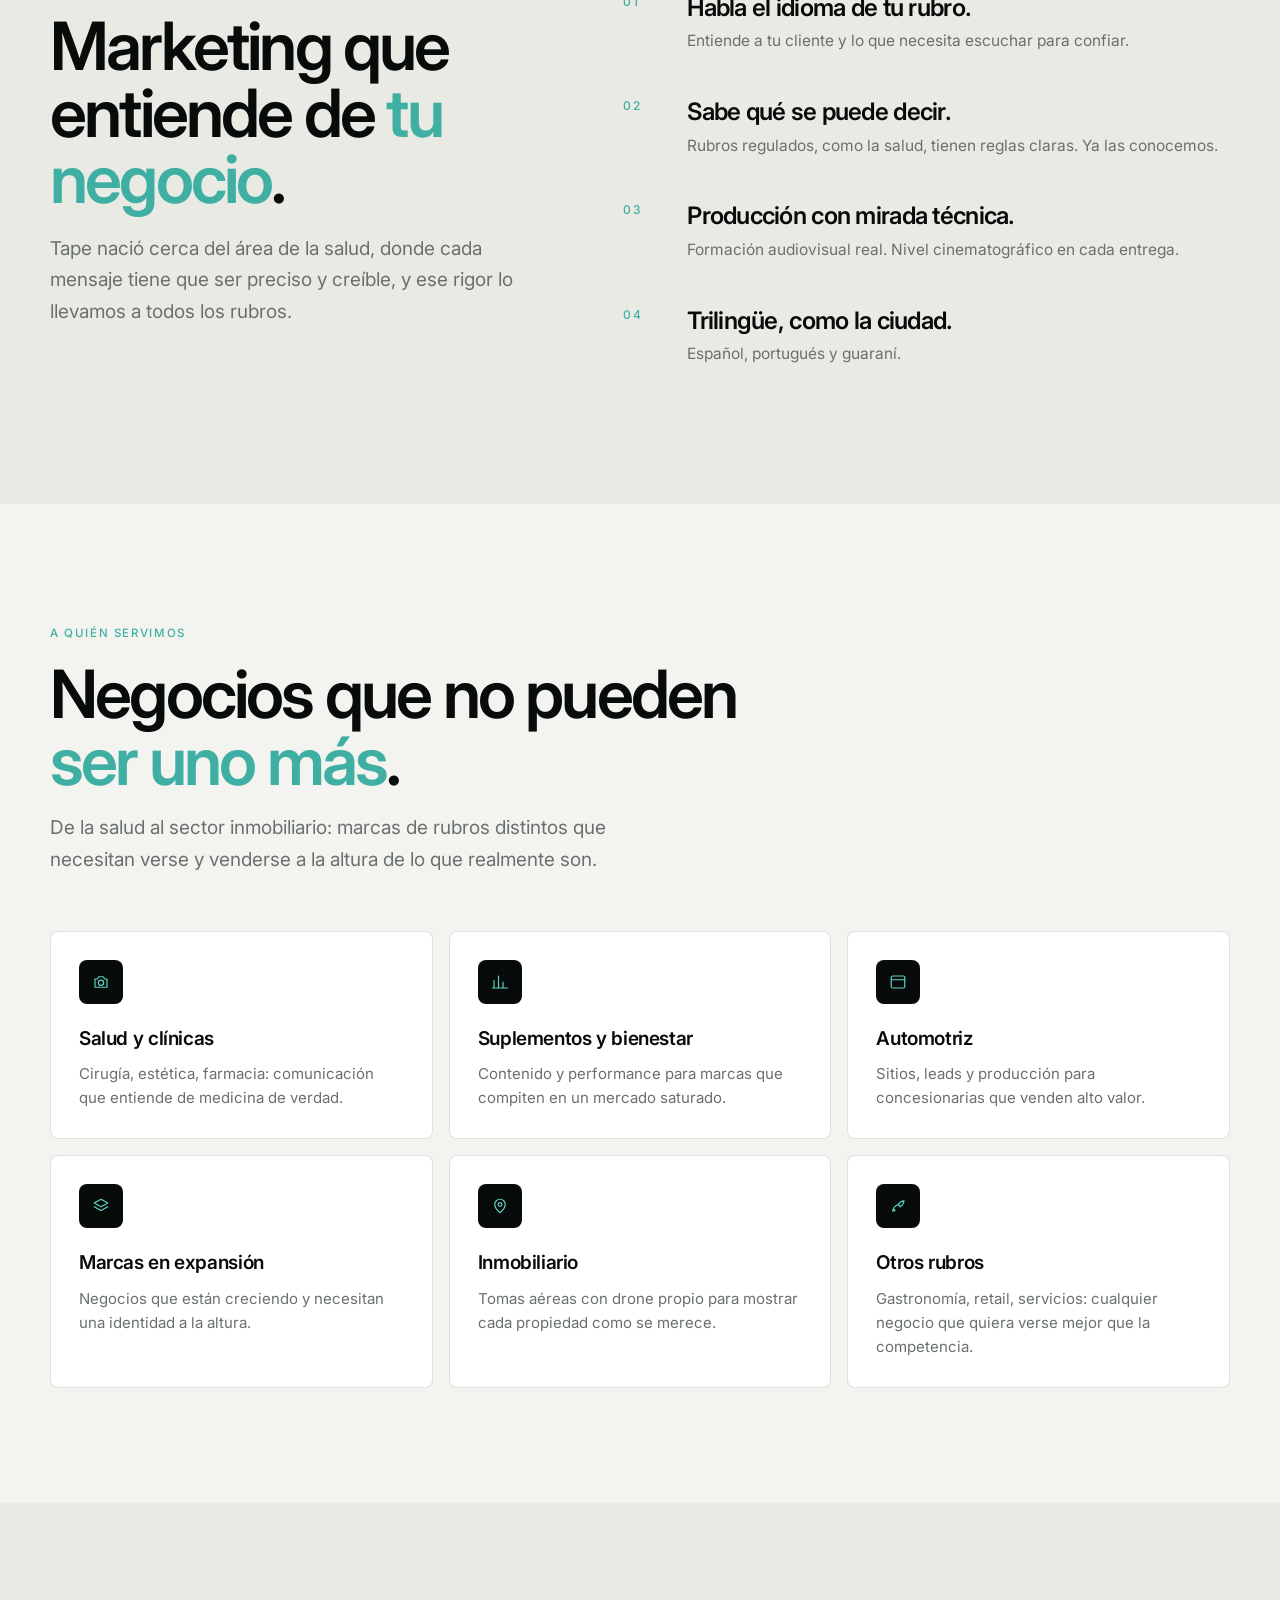
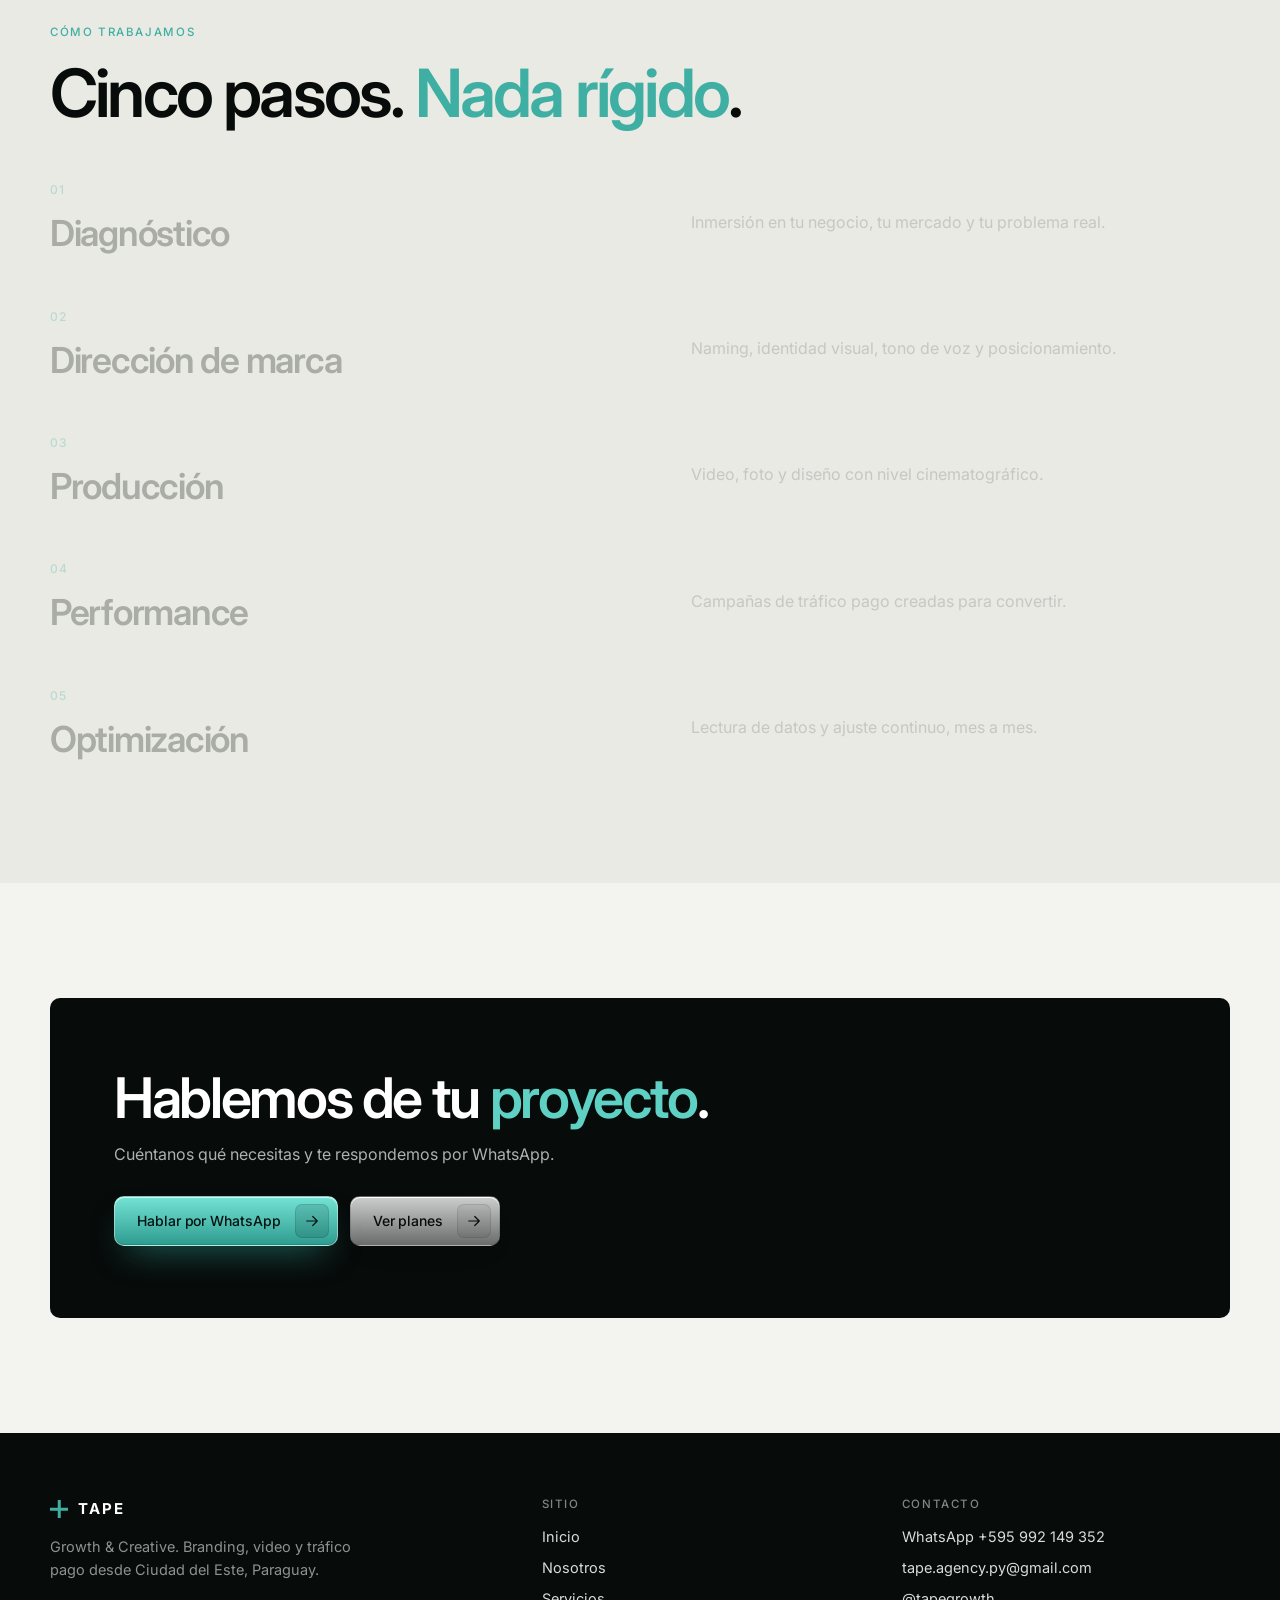
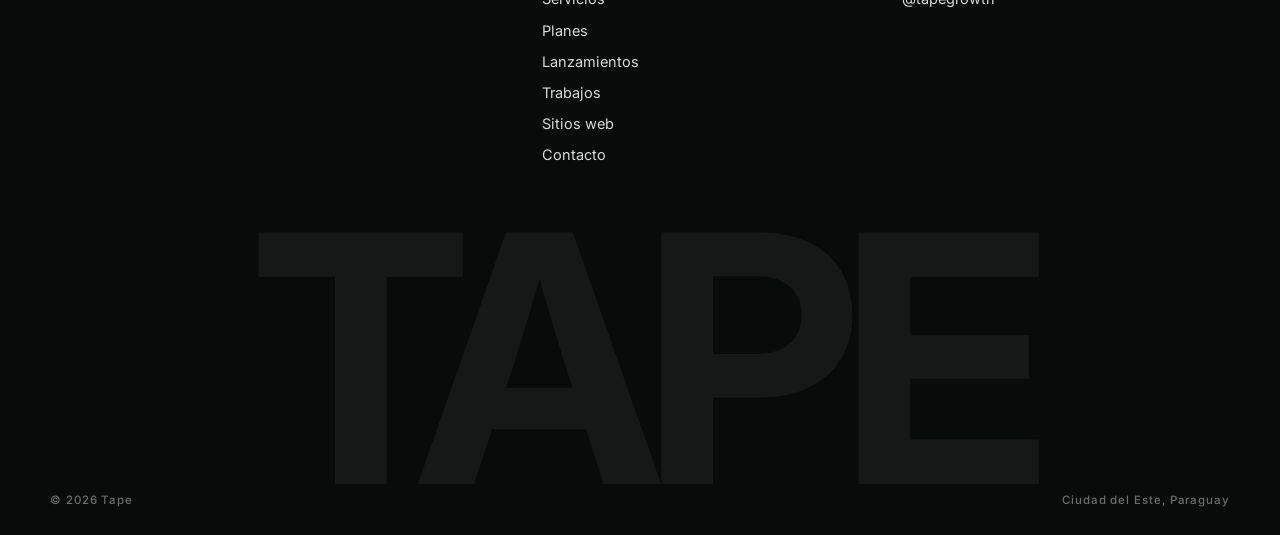
<file: nosotros/index.html>
<!DOCTYPE html>
<html lang="es-PY">
<head>
<meta charset="utf-8">
<meta name="viewport" content="width=device-width, initial-scale=1, viewport-fit=cover">
<title>Nosotros | Tape</title>
<meta name="description" content="Tape es una agencia de branding, video y tráfico pago en Ciudad del Este, Paraguay.">
<link rel="canonical" href="https://tapegrowth.agency/nosotros/">
<meta property="og:type" content="website">
<meta property="og:title" content="Nosotros | Tape">
<meta property="og:description" content="Tape es una agencia de branding, video y tráfico pago en Ciudad del Este, Paraguay.">
<meta property="og:url" content="https://tapegrowth.agency/nosotros/">
<meta name="theme-color" content="#070b0a">
<link rel="preconnect" href="https://fonts.googleapis.com">
<link rel="preconnect" href="https://fonts.gstatic.com" crossorigin>
<link href="https://fonts.googleapis.com/css2?family=Inter:wght@300;400;500;600;700&display=swap" rel="stylesheet">
<link rel="stylesheet" href="/assets/site.css">

</head>
<body>
<div class="pgb"></div><header class="hd"><div class="bar"><a class="logo" href="/"><span class="mk"></span>TAPE</a><nav class="nv"><a class="l" href="/">Inicio</a><a class="l on" href="/nosotros/">Nosotros</a><a class="l" href="/servicios/">Servicios</a><a class="l" href="/planes/">Planes</a><a class="l" href="/lanzamientos/">Lanzamientos</a><a class="l" href="/trabajos/">Trabajos</a><a class="l" href="/contacto/">Contacto</a><a class="gb lt sm" data-wa="Hola, quiero hablar con Tape.">Hablar con Tape<span class="ar"><svg class="ic" viewBox="0 0 24 24"><path d="M5 12h14M13 6l6 6-6 6"/></svg></span></a><button class="mt" aria-label="Menú"><i></i></button></nav></div></header><div class="mm"><div class="pn"><a class="l" href="/">Inicio</a><a class="l" href="/nosotros/">Nosotros</a><a class="l" href="/servicios/">Servicios</a><a class="l" href="/planes/">Planes</a><a class="l" href="/lanzamientos/">Lanzamientos</a><a class="l" href="/trabajos/">Trabajos</a><a class="l" href="/sitios/">Sitios web</a><a class="l" href="/contacto/">Contacto</a><a class="gb te" data-wa="Hola, quiero hablar con Tape.">WhatsApp<span class="ar"><svg class="ic" viewBox="0 0 24 24"><path d="M5 12h14M13 6l6 6-6 6"/></svg></span></a></div></div>
<main>
<section class="ph"><div class="wrap"><a class="back" href="/"><svg class="ic" viewBox="0 0 24 24"><path d="M5 12h14M13 6l6 6-6 6"/></svg> Inicio</a><br><span class="tg rv">Nosotros</span><h1 class="rv">Una agencia con <em>camino</em>, para marcas que quieren crecer.</h1><p class="ld rv">Tape es una agencia de branding, video y tráfico pago de Ciudad del Este. Trabajamos con clínicas, médicos, inmobiliarias y marcas que quieren verse profesionales y vender más.</p></div></section><section class="mf" style="padding-top:20px"><div class="wrap"><span class="tg rv">El nombre</span><p class="words" data-words>“Tape” significa <em>camino</em> en guaraní. Es lo que hacemos: marcar el camino de cada marca, desde la identidad hasta el contenido y la publicidad que la hace crecer.</p><div class="trio"><div class="rv"><span class="num">EL NOMBRE</span><h3>Guaraní, como la ciudad.</h3><p>El guaraní es uno de los tres idiomas que se hablan en Ciudad del Este, junto al español y al portugués.</p></div><div class="rv"><span class="num">LA MISIÓN</span><h3>Un único estándar.</h3><p>Construir identidad, producción y performance bajo un único estándar, para que las marcas de alto nivel dejen de parecer amateurs.</p></div><div class="rv"><span class="num">EL LUGAR</span><h3>Tres países, un escritorio.</h3><p>Estamos en el único punto del planeta donde se encuentran Paraguay, Brasil y Argentina.</p></div></div></div></section><section class="sec alt why"><div class="wrap g"><div class="stk"><span class="tg rv">Por qué Tape</span><h2 class="d2 rv" style="margin-top:16px">Marketing que entiende de <em>tu negocio</em>.</h2><p class="lead rv" style="margin-top:20px">Tape nació cerca del área de la salud, donde cada mensaje tiene que ser preciso y creíble, y ese rigor lo llevamos a todos los rubros.</p></div><div><div class="it rv"><span class="num">01</span><div><h3>Habla el idioma de tu rubro.</h3><p>Entiende a tu cliente y lo que necesita escuchar para confiar.</p></div></div><div class="it rv"><span class="num">02</span><div><h3>Sabe qué se puede decir.</h3><p>Rubros regulados, como la salud, tienen reglas claras. Ya las conocemos.</p></div></div><div class="it rv"><span class="num">03</span><div><h3>Producción con mirada técnica.</h3><p>Formación audiovisual real. Nivel cinematográfico en cada entrega.</p></div></div><div class="it rv"><span class="num">04</span><div><h3>Trilingüe, como la ciudad.</h3><p>Español, portugués y guaraní.</p></div></div></div></div></section><section class="sec"><div class="wrap"><div class="sh"><span class="tg rv">A quién servimos</span><h2 class="d2 rv">Negocios que no pueden <em>ser uno más</em>.</h2><p class="lead rv">De la salud al sector inmobiliario: marcas de rubros distintos que necesitan verse y venderse a la altura de lo que realmente son.</p></div><div class="g3"><div class="cd rv"><span class="ico"><svg class="ic" viewBox="0 0 24 24"><path d="M4 8h3l2-3h6l2 3h3v11H4z"/><circle cx="12" cy="13" r="3.5"/></svg></span><h3>Salud y clínicas</h3><p>Cirugía, estética, farmacia: comunicación que entiende de medicina de verdad.</p></div><div class="cd rv"><span class="ico"><svg class="ic" viewBox="0 0 24 24"><path d="M4 20V10M10 20V4M16 20v-8M22 20H2"/></svg></span><h3>Suplementos y bienestar</h3><p>Contenido y performance para marcas que compiten en un mercado saturado.</p></div><div class="cd rv"><span class="ico"><svg class="ic" viewBox="0 0 24 24"><rect x="3" y="4" width="18" height="16" rx="2"/><path d="M3 9h18"/></svg></span><h3>Automotriz</h3><p>Sitios, leads y producción para concesionarias que venden alto valor.</p></div><div class="cd rv"><span class="ico"><svg class="ic" viewBox="0 0 24 24"><path d="M12 3 3 8l9 5 9-5zM3 13l9 5 9-5"/></svg></span><h3>Marcas en expansión</h3><p>Negocios que están creciendo y necesitan una identidad a la altura.</p></div><div class="cd rv"><span class="ico"><svg class="ic" viewBox="0 0 24 24"><path d="M12 21s7-6 7-11a7 7 0 0 0-14 0c0 5 7 11 7 11z"/><circle cx="12" cy="10" r="2.5"/></svg></span><h3>Inmobiliario</h3><p>Tomas aéreas con drone propio para mostrar cada propiedad como se merece.</p></div><div class="cd rv"><span class="ico"><svg class="ic" viewBox="0 0 24 24"><path d="M5 19c0-4 3-7 7-9m0 0c3-4 6-5 8-5 0 2-1 5-5 8m-3-3 3 3M5 19l3-1-2-2z"/></svg></span><h3>Otros rubros</h3><p>Gastronomía, retail, servicios: cualquier negocio que quiera verse mejor que la competencia.</p></div></div></div></section><section class="sec alt"><div class="wrap"><div class="sh"><span class="tg rv">Cómo trabajamos</span><h2 class="d2 rv">Cinco pasos. <em>Nada rígido</em>.</h2></div><div class="tlw"><div class="it"><span class="num">01</span><h3>Diagnóstico</h3><p>Inmersión en tu negocio, tu mercado y tu problema real.</p></div><div class="it"><span class="num">02</span><h3>Dirección de marca</h3><p>Naming, identidad visual, tono de voz y posicionamiento.</p></div><div class="it"><span class="num">03</span><h3>Producción</h3><p>Video, foto y diseño con nivel cinematográfico.</p></div><div class="it"><span class="num">04</span><h3>Performance</h3><p>Campañas de tráfico pago creadas para convertir.</p></div><div class="it"><span class="num">05</span><h3>Optimización</h3><p>Lectura de datos y ajuste continuo, mes a mes.</p></div></div></div></section><section class="sec"><div class="wrap"><div class="cta rv"><h2>Hablemos de tu <em>proyecto</em>.</h2><p>Cuéntanos qué necesitas y te respondemos por WhatsApp.</p><div class="row"><a class="gb te" data-wa="Hola, quiero hablar sobre mi proyecto.">Hablar por WhatsApp<span class="ar"><svg class="ic" viewBox="0 0 24 24"><path d="M5 12h14M13 6l6 6-6 6"/></svg></span></a><a class="gb ol" href="/planes/">Ver planes<span class="ar"><svg class="ic" viewBox="0 0 24 24"><path d="M5 12h14M13 6l6 6-6 6"/></svg></span></a></div></div></div></section>
</main>
<footer class="ft"><div class="wrap"><div class="gr">
<div><a class="logo" href="/"><span class="mk"></span>TAPE</a><p>Growth &amp; Creative. Branding, video y tráfico pago desde Ciudad del Este, Paraguay.</p></div>
<div><h4>Sitio</h4><ul><li><a href="/">Inicio</a></li><li><a href="/nosotros/">Nosotros</a></li><li><a href="/servicios/">Servicios</a></li><li><a href="/planes/">Planes</a></li><li><a href="/lanzamientos/">Lanzamientos</a></li><li><a href="/trabajos/">Trabajos</a></li><li><a href="/sitios/">Sitios web</a></li><li><a href="/contacto/">Contacto</a></li></ul></div>
<div><h4>Contacto</h4><ul><li><a data-wa="Hola, quiero hablar con Tape.">WhatsApp +595 992 149 352</a></li><li><a href="mailto:tape.agency.py@gmail.com">tape.agency.py@gmail.com</a></li><li><a href="https://instagram.com/tapegrowth" target="_blank" rel="noopener">@tapegrowth</a></li></ul></div>
</div><div class="big">TAPE</div><div class="cp"><span>© 2026 Tape</span><span>Ciudad del Este, Paraguay</span></div></div></footer>
<nav class="tb" aria-label="Navegación"><a href="/"><svg class="ic" viewBox="0 0 24 24"><path d="M3 11l9-8 9 8v9a1 1 0 0 1-1 1h-5v-6H9v6H4a1 1 0 0 1-1-1z"/></svg><span>Inicio</span></a><a href="/planes/"><svg class="ic" viewBox="0 0 24 24"><path d="M3 12V4h8l10 10-8 8z"/><circle cx="7.5" cy="8.5" r="1"/></svg><span>Planes</span></a><a href="/trabajos/"><svg class="ic" viewBox="0 0 24 24"><rect x="3" y="5" width="18" height="14" rx="2"/><path d="m10.5 9.5 4 2.5-4 2.5z"/></svg><span>Trabajos</span></a><a href="/lanzamientos/"><svg class="ic" viewBox="0 0 24 24"><path d="M5 19c0-4 3-7 7-9m0 0c3-4 6-5 8-5 0 2-1 5-5 8m-3-3 3 3M5 19l3-1-2-2z"/></svg><span>Lanzar</span></a><a class="wa" data-wa="Hola, quiero hablar con Tape."><svg class="ic" viewBox="0 0 24 24"><path d="M3 21l1.6-5A8.5 8.5 0 1 1 8 19.4z"/></svg><span>WhatsApp</span></a></nav>
<script src="/assets/site.js"></script>
</body>
</html>
</file>
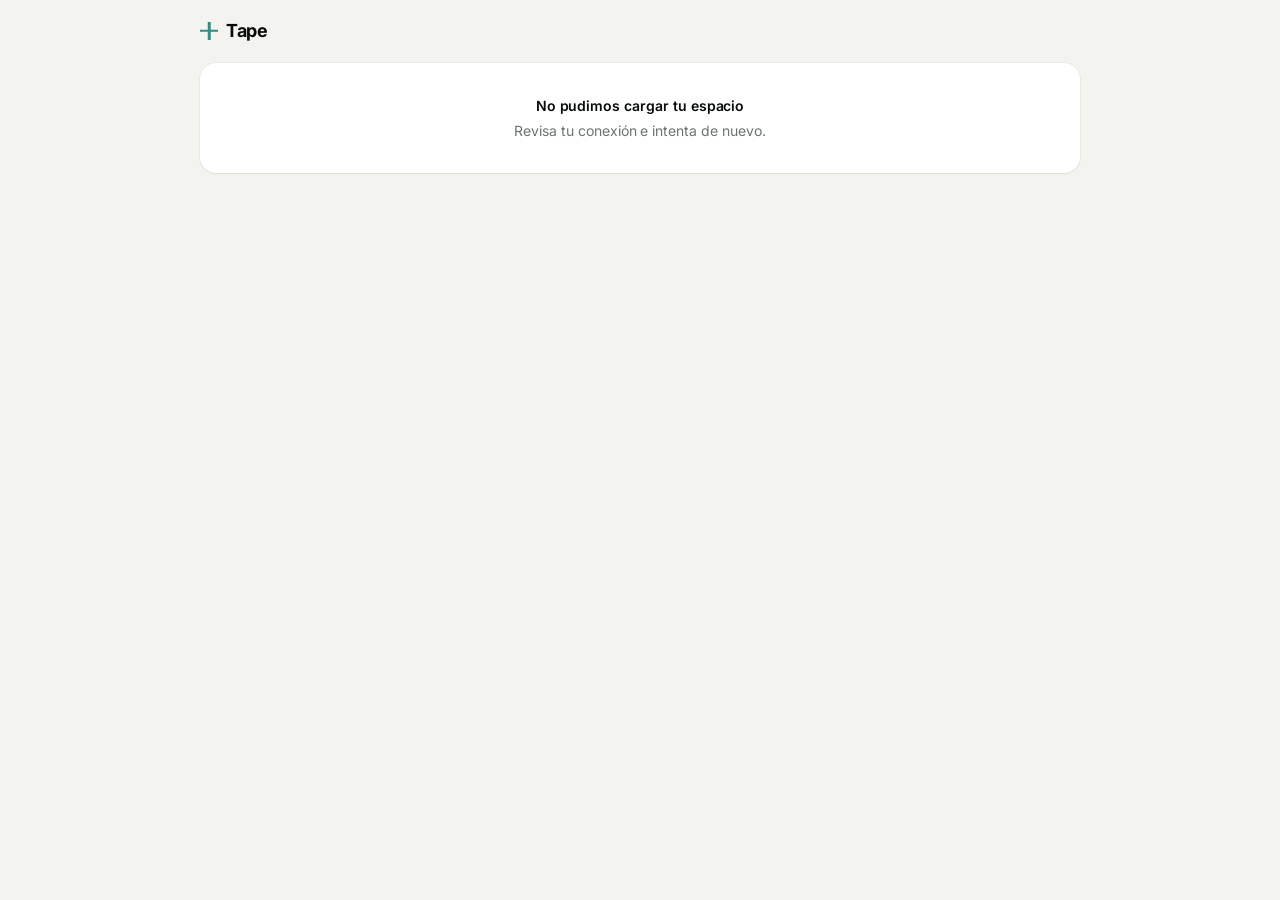
<file: p/index.html>
<!DOCTYPE html>
<html lang="es">
<head>
<meta charset="utf-8">
<meta name="viewport" content="width=device-width, initial-scale=1.0">
<meta name="robots" content="noindex, nofollow">
<meta name="referrer" content="no-referrer">
<title>Tu espacio | Tape</title>
<link rel="preconnect" href="https://fonts.googleapis.com">
<link rel="preconnect" href="https://drive.google.com">
<link rel="preconnect" href="https://drive.usercontent.google.com">
<link href="https://fonts.googleapis.com/css2?family=Inter:wght@400;500;600;700&display=swap" rel="stylesheet">
<style>
  :root{--ink:#070b0a;--ink2:#2a3532;--muted:#6a746e;--paper:#f3f3ef;--paper2:#ebebe5;--paper3:#e1e1da;--teal:#2F8F82;--teal-br:#3FAFA3;--teal-dk:#1d6a5f;--teal-lt:#e6f2ef;--deep:#0F2E2B;
    --ok:#2a8a50;--ok-lt:#e6f4ec;--warn:#a5680f;--warn-lt:#faf0dc;--danger:#c0453b;--danger-lt:#fbeae8;
    --shadow:0 1px 2px rgba(7,11,10,.05),0 0 0 1px rgba(7,11,10,.035);--shadow2:0 12px 32px -14px rgba(7,11,10,.22),0 2px 6px rgba(7,11,10,.05)}
  *{box-sizing:border-box;margin:0;padding:0}
  html,body{touch-action:manipulation;-webkit-text-size-adjust:100%}
  body{font-family:'Inter',system-ui,sans-serif;background:var(--paper);color:var(--ink);min-height:100vh;-webkit-font-smoothing:antialiased;letter-spacing:-.003em}
  button{font-family:inherit}
  :focus-visible{outline:2px solid var(--teal-br);outline-offset:2px;border-radius:8px}
  .top{max-width:920px;margin:0 auto;padding:20px 20px 4px;display:flex;align-items:center}
  .brand{font-weight:700;font-size:18px;letter-spacing:-.02em;display:flex;align-items:center;gap:8px}
  .brand i{position:relative;width:18px;height:18px;display:inline-block}
  .brand i:before,.brand i:after{content:"";position:absolute;background:var(--teal)}
  .brand i:before{left:50%;top:0;width:2.5px;height:100%;transform:translateX(-50%)}
  .brand i:after{top:50%;left:0;height:2.5px;width:100%;transform:translateY(-50%)}
  .wrap{max-width:920px;margin:0 auto;padding:18px 20px 70px}
  h1{font-size:clamp(26px,5.4vw,34px);font-weight:700;letter-spacing:-.03em;line-height:1.1}
  .sub{color:var(--muted);margin-top:8px;font-size:14.5px;line-height:1.55;max-width:560px}
  h2{font-size:14px;font-weight:700;margin:30px 0 12px;letter-spacing:-.005em}
  .tabs{display:flex;gap:2px;margin:22px 0 0;background:var(--paper2);border-radius:14px;padding:4px;width:max-content;max-width:100%;overflow-x:auto}
  .tabs button{border:0;background:transparent;padding:9px 18px;border-radius:10px;font:600 13.5px 'Inter',sans-serif;color:var(--muted);cursor:pointer;white-space:nowrap;display:inline-flex;align-items:center;gap:8px}
  .tabs button.on{background:#fff;color:var(--ink);box-shadow:var(--shadow)}
  .tabs .n{background:var(--warn);color:#fff;font-size:11px;font-weight:700;min-width:19px;height:19px;border-radius:99px;display:inline-flex;align-items:center;justify-content:center;padding:0 6px}
  .banner{margin-top:20px;background:var(--warn-lt);color:#7a4a08;border-radius:16px;padding:15px 18px;display:flex;align-items:center;gap:14px;flex-wrap:wrap}
  .banner .tx{flex:1;min-width:200px;font-size:14px;line-height:1.45}
  .banner b{font-weight:700}
  .banner button{border:0;background:var(--deep);color:#fff;font:600 13px 'Inter',sans-serif;padding:10px 16px;border-radius:11px;cursor:pointer}
  .bar{display:flex;align-items:center;justify-content:space-between;margin:24px 0 14px;gap:10px;flex-wrap:wrap}
  .nav{display:flex;align-items:center;gap:10px}
  .nav button,.pill{border:0;background:#fff;box-shadow:var(--shadow);border-radius:11px;height:38px;min-width:38px;padding:0 14px;font:600 13px 'Inter',sans-serif;cursor:pointer;color:var(--ink)}
  .pill.on{background:var(--ink);color:#fff;box-shadow:none}
  .title{font-weight:700;font-size:16px;min-width:140px;text-align:center;letter-spacing:-.01em}
  .grid{display:grid;grid-template-columns:repeat(7,1fr);gap:1px;background:#ececE6;border-radius:18px;overflow:hidden;box-shadow:var(--shadow)}
  .dow{padding:11px 0;text-align:center;font-size:11px;font-weight:600;color:var(--muted);text-transform:uppercase;letter-spacing:.05em;background:#fff}
  .day{min-height:80px;padding:8px;cursor:pointer;position:relative;background:#fff}
  .day:hover{background:var(--teal-lt)}
  .day.other{background:#fafaf7;color:#c3c5be}
  .day b{font-size:13px;font-weight:600}
  .day.today b{background:var(--ink);color:#fff;border-radius:7px;padding:2px 7px}
  .day.sel{box-shadow:inset 0 0 0 2px var(--teal)}
  .dots{display:flex;gap:3px;margin-top:6px;flex-wrap:wrap;align-items:center}
  .dots i{width:7px;height:7px;border-radius:50%;background:var(--teal-br)}
  .dots small{font-size:10px;color:var(--muted);font-weight:600}
  details{background:#fff;box-shadow:var(--shadow);border-radius:16px;margin-bottom:10px;overflow:hidden}
  summary{list-style:none;cursor:pointer;display:flex;gap:13px;align-items:flex-start;padding:14px 16px}
  summary::-webkit-details-marker{display:none}
  .pd{flex:0 0 52px;text-align:center;border-radius:12px;background:var(--teal-lt);color:var(--teal-dk);padding:7px 0;line-height:1.1}
  .pd b{display:block;font-size:19px;font-weight:700}.pd span{font-size:10.5px;font-weight:600;text-transform:uppercase;letter-spacing:.03em}
  .pm{flex:1;min-width:0}
  .pt{display:flex;gap:8px;align-items:center;font-size:12px;color:var(--muted);font-weight:600;margin-bottom:4px;flex-wrap:wrap}
  .badge{font-size:11px;font-weight:600;padding:3px 10px;border-radius:999px;background:var(--warn-lt);color:var(--warn)}
  .badge.ok{background:var(--ok-lt);color:var(--ok)}
  .badge.d{background:var(--danger-lt);color:var(--danger)}
  .badge.mu{background:var(--paper2);color:var(--muted)}
  .cap{font-size:13.5px;line-height:1.5;display:-webkit-box;-webkit-line-clamp:2;-webkit-box-orient:vertical;overflow:hidden}
  details[open] .cap{display:none}
  .chev{align-self:center;color:var(--muted);transition:transform .2s}
  details[open] .chev{transform:rotate(90deg)}
  .body{padding:0 16px 16px 81px}
  .full{white-space:pre-wrap;font-size:13.5px;line-height:1.6;margin-bottom:12px}
  .link{display:inline-flex;gap:6px;align-items:center;font-size:12.5px;font-weight:600;color:var(--teal-dk);text-decoration:none;background:var(--teal-lt);padding:8px 13px;border-radius:10px}
  .empty{background:#fff;box-shadow:var(--shadow);border-radius:16px;padding:32px 18px;text-align:center;color:var(--muted);font-size:14px;line-height:1.5}
  .empty b{display:block;color:var(--ink);margin-bottom:4px;font-weight:600}
  .foot{margin-top:40px;text-align:center;font-size:12px;color:var(--muted)}
  .prog{margin:22px 0 6px;background:#fff;box-shadow:var(--shadow);border-radius:16px;padding:15px 18px}
  .prog .row{display:flex;justify-content:space-between;font-size:13.5px;font-weight:600;margin-bottom:10px;gap:10px}
  .prog .row span{color:var(--muted);font-weight:500}
  .prog .barx{height:6px;border-radius:99px;background:var(--paper2);overflow:hidden}
  .prog .barx i{display:block;height:100%;background:var(--teal);border-radius:99px}
  .mchips{display:flex;gap:8px;overflow-x:auto;margin:20px 0 0;padding:2px 2px 6px;-webkit-overflow-scrolling:touch}
  .mchips button{flex:0 0 auto;border:0;background:#fff;box-shadow:var(--shadow);border-radius:99px;padding:9px 18px;font:600 13.5px 'Inter',sans-serif;color:var(--ink);cursor:pointer}
  .mchips button.on{background:var(--ink);color:#fff;box-shadow:none}
  .vgrid{display:grid;grid-template-columns:repeat(auto-fill,minmax(150px,1fr));gap:14px}
  .vcard{background:#fff;box-shadow:var(--shadow);border-radius:16px;overflow:hidden;cursor:pointer;text-align:left;padding:0;font:inherit;color:inherit;transition:transform .15s,box-shadow .15s}
  .vcard:hover{transform:translateY(-2px);box-shadow:var(--shadow2)}
  .vcard.pend{box-shadow:0 0 0 2px #d68a14,var(--shadow2)}
  .vth{position:relative;aspect-ratio:9/14;background:linear-gradient(135deg,#0f1a18,#1d3a35);display:flex;align-items:center;justify-content:center;overflow:hidden}
  .pcard .vth{aspect-ratio:4/5;background:linear-gradient(160deg,var(--paper2),var(--paper3))}
  .vth video{position:absolute;inset:0;width:100%;height:100%;object-fit:cover;pointer-events:none}
  .vth img{position:absolute;inset:0;width:100%;height:100%;object-fit:cover}
  .vth .pl{position:relative;width:46px;height:46px;border-radius:50%;background:rgba(255,255,255,.92);display:flex;align-items:center;justify-content:center}
  .vth .pl:after{content:"";margin-left:4px;border-left:13px solid var(--ink);border-top:8px solid transparent;border-bottom:8px solid transparent}
  .pcard .vth .pl{display:none}
  .pfb{position:relative;font-size:13px;font-weight:500;color:var(--mut,#6E7A78)}
  .vinfo{padding:10px 12px 12px;font-size:13px;font-weight:600;overflow:hidden;text-overflow:ellipsis;white-space:nowrap;letter-spacing:-.005em}
  .vinfo small{display:block;font-size:11.5px;color:var(--muted);font-weight:500;margin-top:2px}
  .vnum{position:absolute;left:9px;top:9px;z-index:2;background:rgba(5,8,8,.66);color:#fff;font-size:11px;font-weight:700;padding:3px 9px;border-radius:99px}
  .vst{position:absolute;left:9px;bottom:9px;z-index:2;font-size:11px;font-weight:700;padding:4px 10px;border-radius:99px;background:#fff;color:var(--ink)}
  .vst.w{background:#f4b73e;color:#4a2f02}.vst.ok{background:var(--ok);color:#fff}.vst.d{background:var(--danger);color:#fff}
  .lb{position:fixed;inset:0;z-index:50;background:#050808;display:flex;flex-direction:column;height:100vh;height:100dvh}
  .lbtop{display:flex;align-items:center;justify-content:space-between;gap:12px;padding:12px 16px;padding-top:max(12px,env(safe-area-inset-top));color:#fff}
  .lbtop b{font-size:15px;font-weight:600;overflow:hidden;text-overflow:ellipsis;white-space:nowrap}
  .lbtop button{flex:0 0 auto;width:40px;height:40px;border-radius:50%;border:0;background:rgba(255,255,255,.14);color:#fff;font-size:26px;line-height:1;cursor:pointer}
  .lbstage{flex:1;min-height:0;display:flex;align-items:center;justify-content:center;padding:0 12px}
  .lbbox{position:relative;width:100%;max-width:560px;height:100%;border-radius:16px;overflow:hidden;background:#000}
  .lbbox iframe,.lbbox video{position:absolute;inset:0;width:100%;height:100%;border:0;background:#000;object-fit:contain}
  .pgnav{display:flex;align-items:center;justify-content:center;gap:10px;padding:10px 12px 0}
  .pgnav>button{width:38px;height:38px;border-radius:50%;border:0;background:rgba(255,255,255,.14);color:#fff;font-size:24px;line-height:1;cursor:pointer}
  .pgdots{display:flex;gap:6px;flex-wrap:wrap;justify-content:center}
  .pgdots button{min-width:34px;height:34px;border-radius:17px;border:0;background:rgba(255,255,255,.12);color:#fff;font-size:14px;font-weight:600;cursor:pointer}
  .pgdots button.on{background:#3FAFA3}
  .pglab{position:absolute;left:12px;top:12px;z-index:3;background:rgba(0,0,0,.55);color:#fff;font-size:12.5px;font-weight:600;padding:5px 10px;border-radius:999px}
  .lbcap{max-height:120px;overflow:auto;background:rgba(255,255,255,.08);border-radius:12px;padding:10px 12px;margin:0 0 10px;color:#E8EEED;font-size:13.5px;line-height:1.45;white-space:pre-wrap}
  .lbcap b{display:block;font-size:11.5px;letter-spacing:.04em;text-transform:uppercase;color:#7FD3C8;margin-bottom:4px}
  .lbbox .lbimg{position:absolute;inset:0;width:100%;height:100%;object-fit:contain;background:#0b0f0e}
  .lbposter{position:absolute;inset:0;width:100%;height:100%;object-fit:cover;filter:blur(2px) brightness(.6)}
  .lbspin{position:absolute;left:50%;top:50%;width:38px;height:38px;margin:-19px 0 0 -19px;border:3px solid rgba(255,255,255,.25);border-top-color:#fff;border-radius:50%;animation:sp .8s linear infinite;z-index:2;pointer-events:none}
  @keyframes sp{to{transform:rotate(360deg)}}
  .lbui{position:absolute;inset:0;z-index:3;pointer-events:none}
  .lbui button{pointer-events:auto;border:0;cursor:pointer;color:#fff}
  .bigplay{position:absolute;left:50%;top:50%;width:68px;height:68px;margin:-34px 0 0 -34px;border-radius:50%;background:rgba(255,255,255,.92);display:none}
  .bigplay:after{content:"";position:absolute;left:27px;top:20px;border-left:20px solid #0a0e0d;border-top:14px solid transparent;border-bottom:14px solid transparent}
  .lbbox.paused .bigplay{display:block}
  .ctl{position:absolute;left:0;right:0;bottom:0;display:flex;align-items:center;gap:8px;padding:28px 12px 12px;background:linear-gradient(transparent,rgba(0,0,0,.75));pointer-events:auto}
  .ctl .sm{flex:0 0 auto;width:34px;height:34px;border-radius:50%;background:rgba(255,255,255,.14);display:flex;align-items:center;justify-content:center}
  .ctl .ic{display:block;width:14px;height:14px;position:relative}
  .ctl [aria-label=Pausa] .ic{border-left:4px solid #fff;border-right:4px solid #fff;height:14px;width:14px;box-sizing:border-box}
  .lbbox.paused .ctl [aria-label=Pausa] .ic{border:0;border-left:11px solid #fff;border-top:7px solid transparent;border-bottom:7px solid transparent;width:0;height:0;margin-left:3px}
  .ctl .mu .ic{border:2px solid #fff;border-radius:3px;height:10px;width:10px}
  .lbbox.muted .ctl .mu .ic{opacity:.35}
  .ctl [aria-label="Pantalla completa"] .ic{border:2px solid #fff;border-radius:2px}
  .ctl input{flex:1;min-width:0;height:22px;-webkit-appearance:none;appearance:none;background:transparent;--p:0%}
  .ctl input::-webkit-slider-runnable-track{height:4px;border-radius:99px;background:linear-gradient(to right,var(--teal-br) var(--p),rgba(255,255,255,.3) var(--p))}
  .ctl input::-webkit-slider-thumb{-webkit-appearance:none;width:14px;height:14px;border-radius:50%;background:#fff;margin-top:-5px}
  .ctl input::-moz-range-track{height:4px;border-radius:99px;background:rgba(255,255,255,.3)}
  .ctl input::-moz-range-progress{height:4px;background:var(--teal-br)}
  .ctl .tm{flex:0 0 auto;font-size:11.5px;font-weight:600;color:#fff;font-variant-numeric:tabular-nums}
  .lbbot{display:flex;flex-direction:column;gap:10px;padding:14px 16px;padding-bottom:max(14px,env(safe-area-inset-bottom));align-items:center}
  .lbact{width:100%;max-width:560px;display:flex;flex-direction:column;gap:10px}
  .lbrow{display:flex;gap:10px}
  .lbrow button{flex:1;height:48px;border-radius:13px;border:0;font:600 14.5px 'Inter',sans-serif;cursor:pointer;color:#fff;background:rgba(255,255,255,.14)}
  .lbrow button.ok{background:var(--teal-br);color:#04110f}
  .lbrow button:disabled{opacity:.55;cursor:wait}
  .lbact textarea{width:100%;min-height:92px;resize:vertical;border-radius:13px;border:0;padding:13px 14px;font:15px/1.45 'Inter',sans-serif;background:#fff;color:var(--ink)}
  .lbact label{color:#fff;font-size:13.5px;font-weight:600}
  .lbmsg{border-radius:13px;padding:13px 15px;font-size:13.5px;line-height:1.5;background:rgba(255,255,255,.1);color:#fff}
  .lbmsg b{display:block;font-weight:700;margin-bottom:2px}
  .lbmsg.ok{background:rgba(63,175,163,.22)}
  .lbmsg.d{background:rgba(192,69,59,.28)}
  .lbmsg small{display:block;opacity:.75;margin-top:4px;font-size:12.5px}
  .lberr{color:#ffb4ab;font-size:13px;line-height:1.45}
  .lbsec{display:flex;gap:10px;justify-content:center;flex-wrap:wrap}
  .lbsec button{height:38px;padding:0 16px;border-radius:11px;border:1px solid rgba(255,255,255,.22);background:transparent;color:#fff;font:600 13px 'Inter',sans-serif;cursor:pointer}
  .skel{height:14px;border-radius:8px;background:linear-gradient(90deg,var(--paper2) 25%,#f6f6f1 40%,var(--paper2) 60%);background-size:300% 100%;animation:sh 1.4s linear infinite;margin:14px 0}
  @keyframes sh{from{background-position:100% 0}to{background-position:-100% 0}}
  @media(max-width:560px){.body{padding-left:16px}.day{min-height:58px;padding:6px}.wrap{padding:14px 14px 56px}.top{padding:18px 14px 0}.vgrid{grid-template-columns:repeat(2,1fr);gap:12px}}
  @media(prefers-reduced-motion:reduce){*{animation:none!important;transition:none!important}}
</style>
</head>
<body>
<div class="top"><div class="brand"><i></i>Tape</div></div>
<div class="wrap" id="app"><div class="skel" style="width:46%;height:30px"></div><div class="skel" style="width:70%"></div><div class="skel"></div></div>
<script>
const SB='https://dkpoqvggctglfjrhichs.supabase.co';
const KEY='eyJhbGciOiJIUzI1NiIsInR5cCI6IkpXVCJ9.eyJpc3MiOiJzdXBhYmFzZSIsInJlZiI6ImRrcG9xdmdnY3RnbGZqcmhpY2hzIiwicm9sZSI6ImFub24iLCJpYXQiOjE3ODY4MjkxMjcsImV4cCI6MjEwMjQwNTEyN30.va9_OpTA-8KjHiTVduReaQtFALhSALu_R9HE_19495M';
const MONTHS=['Enero','Febrero','Marzo','Abril','Mayo','Junio','Julio','Agosto','Septiembre','Octubre','Noviembre','Diciembre'];
const DOW=['Lun','Mar','Mié','Jue','Vie','Sáb','Dom'];
const WD=['dom','lun','mar','mié','jue','vie','sáb'];
const AP={aguardando:['Para aprobar','w','d'],aprovado:['Aprobado','ok','ok'],alteracao:['Cambios pedidos','d','d']};
const FMT={post:'Post',carrossel:'Carrusel',carrusel:'Carrusel',story:'Historia',stories:'Historia',reel:'Reel',video:'Video'};
const slug=decodeURIComponent(location.pathname.replace(/\/+$/,'').split('/').pop()||'');
let data=null, month=new Date(), sel=null, tab=null, vmonth=null, pmonth=null, portalFn='get_portal', busy=false;
month.setDate(1);
const open=new Set();
const $app=document.getElementById('app');
const esc=s=>String(s==null?'':s).replace(/[&<>"']/g,c=>({'&':'&amp;','<':'&lt;','>':'&gt;','"':'&quot;',"'":'&#39;'}[c]));
const iso=d=>d.getFullYear()+'-'+String(d.getMonth()+1).padStart(2,'0')+'-'+String(d.getDate()).padStart(2,'0');
const todayISO=()=>iso(new Date());
const nowYm=()=>todayISO().slice(0,7);
const ytag=m=>{const p=m.split('-');return MONTHS[+p[1]-1]+' '+p[0]};
const fileUrl=fp=>SB+'/storage/v1/object/public/entregas/'+String(fp).split('/').map(encodeURIComponent).join('/');
function vN(v){const m=String(v.title||'').match(/^v[ií]deo\s*0*(\d+)\s*$/i);return m?+m[1]:(v.number||0)}
// carrusel: varias páginas guardadas en el mismo campo, una URL por línea
function pagesOf(u){return String(u||'').split(/\s+/).filter(x=>/^https?:\/\//.test(x))}
function driveId(u){const m=String(u||'').match(/\/d\/([\w-]+)/)||String(u||'').match(/[?&]id=([\w-]+)/);return m?m[1]:''}
function safeHref(u){return /^https?:\/\//i.test(String(u||''))?String(u):''}

async function rpc(name,body){
  const r=await fetch(SB+'/rest/v1/rpc/'+name,{method:'POST',headers:{'apikey':KEY,'Authorization':'Bearer '+KEY,'Content-Type':'application/json'},body:JSON.stringify(body)});
  const t=await r.text(); let j=null; try{j=t?JSON.parse(t):null}catch(_){}
  if(!r.ok){const e=new Error((j&&(j.message||j.hint))||('HTTP '+r.status)); e.status=r.status; throw e}
  return j;
}
async function load(){
  if(document.querySelector('.lb')) return;          // não mexe nos dados enquanto o cliente revisa um item
  let d;
  try{
    try{ d=await rpc(portalFn,{p_slug:slug}); }
    catch(e){ if(portalFn==='get_portal'&&(e.status===404||e.status===400)){ portalFn='get_shared_client'; d=await rpc(portalFn,{p_slug:slug}); } else throw e; }
  }catch(e){
    if(!data){ $app.innerHTML='<div class="empty"><b>No pudimos cargar tu espacio</b>Revisa tu conexión e intenta de nuevo.</div>'; }
    return;
  }
  data=norm(d); if(!document.querySelector('.lb')) render();
}
// Compatível com o banco antigo: se o servidor ainda não manda "id" nos itens, cria um
// (senão o toque no vídeo não encontra o item e nada abre). Sem id real não há aprovação.
function norm(d){
  if(!d||typeof d!=='object') return d;
  ['videos','arts','posts'].forEach(k=>{
    if(!Array.isArray(d[k])) return;
    d[k].forEach((x,i)=>{ if(x&&(x.id==null||x.id==='')){ x.id='_'+k+i; x._legacy=true; } });
  });
  // a partir de qual mês o cliente vê vídeos e posts (cronograma fica completo)
  const from=d.plan&&/^\d{4}-\d{2}$/.test(d.plan.portalFrom||'')?d.plan.portalFrom:'';
  if(from){
    if(Array.isArray(d.videos)) d.videos=d.videos.filter(v=>!v.month||String(v.month).slice(0,7)>=from);
    if(Array.isArray(d.arts)) d.arts=d.arts.filter(a=>!a.dueDate||String(a.dueDate).slice(0,7)>=from);
  }
  return d;
}

/* ---------- Qué secciones tiene este cliente ---------- */
function flags(){
  const pl=data.plan||{}, sv=data.services||[];
  const social=!!(pl.social&&pl.social.on)||sv.indexOf('social')>=0||(data.posts||[]).length>0||(data.arts||[]).length>0;
  const video=!!(pl.video&&pl.video.on)||sv.indexOf('video')>=0||(data.videos||[]).length>0;
  return {vid:video, post:social, cal:social||!video};
}
const pendV=()=>(data.videos||[]).filter(v=>v.approval==='aguardando');
const pendA=()=>(data.arts||[]).filter(a=>a.approval==='aguardando');
function pickTab(){
  const f=flags(); const ok=t=>(t==='vid'&&f.vid)||(t==='post'&&f.post)||(t==='cal'&&f.cal);
  if(tab&&ok(tab)) return;
  tab=(pendV().length&&f.vid)?'vid':(pendA().length&&f.post)?'post':f.cal?'cal':f.vid?'vid':'post';
}
function shell(sub,inner){
  const f=flags(); const list=[];
  if(f.vid) list.push(['vid','Videos',pendV().length]);
  if(f.post) list.push(['post','Posts',pendA().length]);
  if(f.cal) list.push(['cal','Cronograma',0]);
  const tabs=list.length>1?'<div class="tabs" role="tablist">'+list.map(t=>'<button role="tab" data-t="'+t[0]+'" class="'+(tab===t[0]?'on':'')+'">'+t[1]+(t[2]?'<span class="n">'+t[2]+'</span>':'')+'</button>').join('')+'</div>':'';
  $app.innerHTML='<h1>'+esc(data.name)+'</h1><p class="sub">'+sub+'</p>'+tabs+inner+'<div class="foot">Preparado por Tape · tapegrowth.agency</div>';
  $app.querySelectorAll('.tabs button').forEach(b=>b.onclick=()=>{tab=b.dataset.t;render();window.scrollTo(0,0)});
}
function banner(items,kind){
  if(!items.length) return '';
  const n=items.length, w=kind==='video'?(n===1?'video':'videos'):(n===1?'post':'posts');
  const pub=flags().post;   // solo los clientes con social media tienen publicaciones que se pueden atrasar
  const tx=pub
    ? '<b>Tienes '+n+' '+w+' esperando tu aprobación.</b> Apruébalos aquí o cuéntanos qué cambiar, así no se atrasa la publicación.'
    : '<b>Tienes '+n+' '+w+' para aprobar.</b> Míralos y apruébalos aquí, o cuéntanos qué te gustaría cambiar.';
  return '<div class="banner"><div class="tx">'+tx+'</div><button data-go="'+kind+'">Revisar ahora</button></div>';
}

/* ---------- Videos ---------- */
function renderVid(){
  const vids=data.videos||[], pl=(data.plan&&data.plan.video)||{}, qty=+pl.qty||0;
  const set=new Set(vids.map(v=>v.month).filter(Boolean)); if(pl.on||!set.size) set.add(nowYm());
  const months=[...set].sort();
  if(!vmonth||!set.has(vmonth)) vmonth=set.has(nowYm())?nowYm():months[months.length-1];
  const list=vids.filter(v=>(v.month||'')===vmonth).sort((a,b)=>(vN(a)||999)-(vN(b)||999));
  let h=banner(pendV(),'video');
  h+='<div class="mchips">'+months.map(m=>'<button data-m="'+m+'" class="'+(m===vmonth?'on':'')+'">'+MONTHS[+m.split('-')[1]-1]+(m.slice(0,4)!==nowYm().slice(0,4)?' '+m.slice(0,4):'')+'</button>').join('')+'</div>';
  if(qty){const pct=Math.min(100,Math.round(list.length/qty*100));
    h+='<div class="prog"><div class="row"><div>'+ytag(vmonth)+'</div><span>'+list.length+' de '+qty+' videos entregados</span></div><div class="barx"><i style="width:'+pct+'%"></i></div></div>';
  } else h+='<h2>'+ytag(vmonth)+' · '+list.length+(list.length===1?' video':' videos')+'</h2>';
  if(!list.length) h+='<div class="empty" style="margin-top:14px"><b>Aún no hay videos en '+MONTHS[+vmonth.split('-')[1]-1]+'</b>Apenas estén listos aparecerán aquí.</div>';
  else h+='<div class="vgrid" style="margin-top:14px">'+list.map(v=>{
    const id=driveId(v.finalLink), fp=v.filePath, a=AP[v.approval];
    const cover=fp?'<video muted playsinline preload="metadata" src="'+esc(fileUrl(fp))+'#t=0.1"></video>':(id?'<img loading="lazy" alt="" src="https://drive.google.com/thumbnail?id='+esc(id)+'&sz=w480" onerror="this.remove()">':'');
    return '<div class="vcard'+(v.approval==='aguardando'?' pend':'')+'" role="button" tabindex="0" data-k="video" data-i="'+esc(v.id)+'"><div class="vth"><span class="vnum">'+(vN(v)?String(vN(v)).padStart(2,'0'):'&#9654;')+'</span>'+(a?'<span class="vst '+a[1]+'">'+a[0]+'</span>':'')+cover+'<div class="pl"></div></div><div class="vinfo">'+esc(v.title||'Video')+'</div></div>';
  }).join('')+'</div>';
  shell('Mira tus videos y apruébalos aquí mismo. Si algo no te convence, pídenos el cambio con un mensaje.',h);
  bindCommon('video');
  $app.querySelectorAll('.mchips button').forEach(b=>b.onclick=()=>{vmonth=b.dataset.m;render()});
}

/* ---------- Posts (artes) ---------- */
function renderPosts(){
  const arts=data.arts||[];
  const ymOf=a=>String(a.dueDate||'').slice(0,7)||nowYm();
  const set=new Set(arts.map(ymOf)); set.add(nowYm());
  const months=[...set].sort();
  if(!pmonth||!set.has(pmonth)) pmonth=set.has(nowYm())?nowYm():months[months.length-1];
  const list=arts.filter(a=>ymOf(a)===pmonth).sort((a,b)=>String(a.dueDate||'9').localeCompare(String(b.dueDate||'9')));
  let h=banner(pendA(),'post');
  h+='<div class="mchips">'+months.map(m=>'<button data-m="'+m+'" class="'+(m===pmonth?'on':'')+'">'+MONTHS[+m.split('-')[1]-1]+(m.slice(0,4)!==nowYm().slice(0,4)?' '+m.slice(0,4):'')+'</button>').join('')+'</div>';
  h+='<h2>'+ytag(pmonth)+' · '+list.length+(list.length===1?' arte':' artes')+'</h2>';
  if(!list.length) h+='<div class="empty"><b>Aún no hay posts en '+MONTHS[+pmonth.split('-')[1]-1]+'</b>Cuando tengamos una arte lista para que la revises, aparecerá aquí.</div>';
  else h+='<div class="vgrid">'+list.map(a=>{
    const id=driveId(a.finalLink), ap=AP[a.approval], np=pagesOf(a.finalLink).length;
    const cover='<span class="pfb">Toca para ver</span>'+(id?'<img loading="lazy" alt="" src="https://drive.google.com/thumbnail?id='+esc(id)+'&sz=w600" onerror="this.remove()">':'');
    return '<div class="vcard pcard'+(a.approval==='aguardando'?' pend':'')+'" role="button" tabindex="0" data-k="post" data-i="'+esc(a.id)+'"><div class="vth">'+(ap?'<span class="vst '+ap[1]+'">'+ap[0]+'</span>':'')+cover+'</div><div class="vinfo">'+esc(a.title||'Post')+'<small>'+esc(FMT[String(a.format||'').toLowerCase()]||'Arte')+(np>1?' · portada + '+(np-1)+(np>2?' páginas':' página'):'')+(a.dueDate?' · '+esc(a.dueDate.slice(8,10)+'/'+a.dueDate.slice(5,7)):'')+'</small></div></div>';
  }).join('')+'</div>';
  shell('Revisa las artes de tus publicaciones. Apruébalas o pídenos cambios antes de que salgan.',h);
  bindCommon('post');
  $app.querySelectorAll('.mchips button').forEach(b=>b.onclick=()=>{pmonth=b.dataset.m;render()});
}

/* ---------- Cronograma ---------- */
function relItem(p){
  if(p.videoTaskId){const v=(data.videos||[]).find(x=>String(x.id)===String(p.videoTaskId)); if(v&&AP[v.approval]) return v.approval}
  if(p.postTaskId){const a=(data.arts||[]).find(x=>String(x.id)===String(p.postTaskId)); if(a&&AP[a.approval]) return a.approval}
  return null;
}
function card(p){
  const d=new Date(p.date+'T00:00:00'), done=p.status==='feito', id=p.date+p.time;
  const cap=p.caption||'(texto en preparación)', ra=relItem(p), a=ra?AP[ra]:null;
  return '<details data-id="'+esc(id)+'" '+(open.has(id)?'open':'')+'><summary><div class="pd"><b>'+d.getDate()+'</b><span>'+WD[d.getDay()]+'</span></div><div class="pm"><div class="pt"><span>'+esc((p.time||'').slice(0,5))+'</span><span class="badge '+(done?'ok':'mu')+'">'+(done?'Publicado':'Programado')+'</span>'+(a&&!done?'<span class="badge '+(a[2])+'">'+a[0]+'</span>':'')+'</div><div class="cap">'+esc(cap)+'</div></div><svg class="chev" width="16" height="16" viewBox="0 0 24 24" fill="none" stroke="currentColor" stroke-width="2.2" stroke-linecap="round" stroke-linejoin="round"><path d="m9 18 6-6-6-6"/></svg></summary><div class="body"><div class="full">'+esc(cap)+'</div>'+(safeHref(p.driveLink)?'<a class="link" target="_blank" rel="noopener" href="'+esc(p.driveLink)+'">Ver archivo</a>':'')+'</div></details>';
}
function calProg(posts){
  const q=+((data.plan&&data.plan.social)||{}).qty||0; if(!q) return '';
  const ym=month.getFullYear()+'-'+String(month.getMonth()+1).padStart(2,'0');
  const n=posts.filter(p=>String(p.date).startsWith(ym)).length, pct=Math.min(100,Math.round(n/q*100));
  return '<div class="prog"><div class="row"><div>'+MONTHS[month.getMonth()]+'</div><span>'+n+' de '+q+' publicaciones programadas</span></div><div class="barx"><i style="width:'+pct+'%"></i></div></div>';
}
function renderCal(){
  const posts=data.posts||[];
  const by={}; posts.forEach(p=>(by[p.date]=by[p.date]||[]).push(p));
  const first=new Date(month.getFullYear(),month.getMonth(),1), off=(first.getDay()+6)%7;
  const start=new Date(first); start.setDate(first.getDate()-off);
  let g=DOW.map(d=>'<div class="dow">'+d+'</div>').join('');
  for(let i=0;i<42;i++){ const d=new Date(start); d.setDate(start.getDate()+i); const k=iso(d); const n=(by[k]||[]).length;
    g+='<div class="day '+(d.getMonth()!==month.getMonth()?'other ':'')+(k===todayISO()?'today ':'')+(sel===k?'sel':'')+'" data-d="'+k+'"><b>'+d.getDate()+'</b><div class="dots">'+(by[k]||[]).slice(0,4).map(()=>'<i></i>').join('')+(n>4?'<small>+'+(n-4)+'</small>':'')+'</div></div>'; }
  const ym=month.getFullYear()+'-'+String(month.getMonth()+1).padStart(2,'0');
  const list=posts.filter(p=>sel?p.date===sel:String(p.date).startsWith(ym)).sort((a,b)=>(a.date+a.time).localeCompare(b.date+b.time));
  const inner=calProg(posts)
   +'<div class="bar"><div class="nav"><button id="pv" aria-label="Mes anterior">&lt;</button><div class="title">'+MONTHS[month.getMonth()]+' '+month.getFullYear()+'</div><button id="nx" aria-label="Mes siguiente">&gt;</button></div><button class="pill'+(sel?'':' on')+'" id="td">Todos</button></div>'
   +'<div class="grid">'+g+'</div><h2>'+(sel?'Publicaciones del día':'Todas las publicaciones de '+MONTHS[month.getMonth()])+'</h2>'
   +(list.length?list.map(card).join(''):'<div class="empty"><b>Nada programado</b>'+(sel?'No hay publicaciones este día.':'Aún no hay publicaciones programadas este mes.')+'</div>');
  shell('Cronograma de publicaciones. Toca un día para filtrar, o “Todos” para ver el mes completo.',inner);
  document.getElementById('pv').onclick=()=>{month.setMonth(month.getMonth()-1);sel=null;render()};
  document.getElementById('nx').onclick=()=>{month.setMonth(month.getMonth()+1);sel=null;render()};
  document.getElementById('td').onclick=()=>{sel=null;render()};
  $app.querySelectorAll('.day').forEach(el=>el.onclick=()=>{sel=(sel===el.dataset.d)?null:el.dataset.d;render()});
  $app.querySelectorAll('details').forEach(el=>el.addEventListener('toggle',()=>{el.open?open.add(el.dataset.id):open.delete(el.dataset.id)}));
}

function render(){
  if(!data){ $app.innerHTML='<div class="empty"><b>Enlace no disponible</b>Este enlace no existe o fue desactivado. Pide uno nuevo a tu equipo de Tape.</div>'; return; }
  pickTab();
  if(tab==='vid') return renderVid();
  if(tab==='post') return renderPosts();
  renderCal();
}
function itemOf(kind,id){ return (kind==='video'?(data.videos||[]):(data.arts||[])).find(x=>String(x.id)===String(id)); }
function bindCommon(kind){
  $app.querySelectorAll('.vcard').forEach(b=>{
    const go=()=>{const it=itemOf(b.dataset.k,b.dataset.i); if(it) lightbox(b.dataset.k,it)};
    b.onclick=go; b.onkeydown=e=>{if(e.key==='Enter'||e.key===' '){e.preventDefault();go()}};
  });
  $app.querySelectorAll('.banner button').forEach(b=>b.onclick=()=>{
    const list=kind==='video'?pendV():pendA();
    if(!list.length) return;
    if(kind==='video') vmonth=list[0].month||vmonth; else pmonth=String(list[0].dueDate||'').slice(0,7)||pmonth;
    lightbox(kind,list[0]);
  });
}

/* ---------- Aprobación ---------- */
function actHtml(kind,it,flash){
  const s=it.approval; if(!s) return '';
  const nextN=(kind==='video'?pendV():pendA()).filter(x=>String(x.id)!==String(it.id)).length;
  const next=nextN?'<div class="lbrow"><button data-a="next">Siguiente para aprobar ('+nextN+')</button></div>':'';
  if(s==='aguardando') return '<div class="lbrow"><button class="ok" data-a="ok">Aprobar</button><button data-a="chg">Pedir cambios</button></div>';
  if(s==='aprovado') return '<div class="lbmsg ok"><b>'+(flash?'¡Listo, aprobado!':'Aprobado')+'</b>'+(flash?'Gracias. Ya avisamos a tu equipo de Tape.':'Ya lo tiene tu equipo de Tape.')+'</div>'+next;
  return '<div class="lbmsg d"><b>'+(flash?'Recibimos tu pedido':'Pediste cambios')+'</b>'+(it.approvalNote?'“'+esc(it.approvalNote)+'”':'')+'<small>Te avisamos cuando esté la nueva versión.</small></div><div class="lbrow"><button class="ok" data-a="ok">Aprobar así</button></div>'+next;
}
function errText(e){
  const m=String(e&&e.message||'');
  if(/conte/i.test(m)) return 'Cuéntanos qué quieres cambiar.';
  if(/link|enlace/i.test(m)) return 'Este enlace ya no está activo. Pide uno nuevo a Tape.';
  return 'No pudimos enviar tu respuesta. Revisa tu conexión e intenta de nuevo.';
}
async function doReview(kind,it,action,note,el){
  if(busy) return; busy=true;
  const act=el.querySelector('.lbact'); act.querySelectorAll('button').forEach(b=>b.disabled=true);
  try{
    const r=await rpc('client_review',{p_slug:slug,p_kind:kind==='video'?'video':'post',p_id:String(it.id),p_action:action,p_note:note||null});
    it.approval=r.approval; it.approvalNote=r.approvalNote; it.approvalAt=r.approvalAt;
    act.innerHTML=actHtml(kind,it,true);
    render();   // actualiza la lista de fondo
  }catch(e){
    act.innerHTML=actHtml(kind,it,false)+'<div class="lberr">'+esc(errText(e))+'</div>';
  }
  busy=false;
}
function bindAct(kind,it,el,close){
  const act=el.querySelector('.lbact');
  act.oninput=()=>{const e=act.querySelector('.lberr'); if(e) e.remove();};
  act.onclick=ev=>{
    const a=ev.target.dataset&&ev.target.dataset.a; if(!a) return;
    if(a==='ok') doReview(kind,it,'approve',null,el);
    else if(a==='chg'){
      act.innerHTML='<label for="lbnote">'+(it.caption?'¿Qué quieres que cambiemos en el video o en la leyenda?':'¿Qué quieres que cambiemos?')+'</label><textarea id="lbnote" maxlength="1500" placeholder="Ej.: cambiar la música, cortar el final, corregir un texto de la leyenda…"></textarea><div class="lbrow"><button class="ok" data-a="send">Enviar cambios</button><button data-a="cancel">Cancelar</button></div>';
      const t=act.querySelector('textarea'); if(t) t.focus();
    }
    else if(a==='cancel') act.innerHTML=actHtml(kind,it,false);
    else if(a==='send'){
      const t=act.querySelector('textarea'), note=(t&&t.value||'').trim();
      if(note.length<3){ if(!act.querySelector('.lberr')) act.insertAdjacentHTML('beforeend','<div class="lberr">Cuéntanos qué quieres cambiar.</div>'); return; }
      doReview(kind,it,'changes',note,el);
    }
    else if(a==='next'){
      const nx=(kind==='video'?pendV():pendA()).find(x=>String(x.id)!==String(it.id));
      close(); if(nx) lightbox(kind,nx);
    }
  };
}

/* ---------- Visor ---------- */
function lightbox(kind,it){
  const link=it.finalLink||'', fp=kind==='video'?(it.filePath||''):'', title=it.title||(kind==='video'?'Video':'Post');
  const id=driveId(link);
  const src=fp?fileUrl(fp):'';
  const dlUrl=id?'https://drive.usercontent.google.com/download?id='+id+'&export=download&confirm=t':'';
  const el=document.createElement('div'); el.className='lb'; el.setAttribute('role','dialog'); el.setAttribute('aria-label',title);
  const thumb=(kind==='video'&&!fp&&id)?'https://drive.google.com/thumbnail?id='+esc(id)+'&sz=w800':'';
  const hasLink=!!safeHref(link);
  el.innerHTML='<div class="lbtop"><b>'+esc(title)+'</b><button data-a="x" aria-label="Cerrar">&times;</button></div>'
   +'<div class="lbstage"><div class="lbbox">'+(thumb?'<img class="lbposter" alt="" src="'+thumb+'" onerror="this.remove()">':'')+'<div class="lbspin"></div></div></div>'
   +'<div class="lbbot">'+(it.caption?'<div class="lbcap"><b>Leyenda del post</b><div>'+esc(it.caption)+'</div></div>':'')+'<div class="lbact">'+actHtml(kind,it,false)+'</div><div class="lbsec">'+(id?'<button data-a="dl">Descargar</button>':'')+(hasLink?'<button data-a="drive">'+(id?'Abrir en Drive':'Abrir enlace')+'</button>':'')+'</div></div>';
  const prevFocus=document.activeElement;
  const close=()=>{el.remove();document.body.style.overflow='';document.removeEventListener('keydown',key); if(prevFocus&&prevFocus.focus) try{prevFocus.focus()}catch(_){} render();};
  const key=e=>{if(e.key==='Escape')close()};
  el.addEventListener('click',e=>{const a=e.target.dataset&&e.target.dataset.a; if(a==='x') close(); if(a==='drive'&&hasLink) window.open(pagesOf(link)[0]||link,'_blank','noopener'); if(a==='dl'&&dlUrl) window.open(dlUrl,'_blank','noopener');});
  document.addEventListener('keydown',key);
  document.body.style.overflow='hidden';
  document.body.appendChild(el);
  bindAct(kind,it,el,close);
  const box=el.querySelector('.lbbox');
  const killSpin=()=>{const sp=box.querySelector('.lbspin'); if(sp) sp.remove()};
  if(kind==='post'){
    const pages=pagesOf(link);
    if(pages.length>1){
      killSpin(); let cur=0;
      const nav=document.createElement('div'); nav.className='pgnav';
      nav.innerHTML='<button data-p="-1" aria-label="Anterior">&#8249;</button><div class="pgdots">'+pages.map((_,i)=>'<button data-pg="'+i+'">'+(i?i:'Portada')+'</button>').join('')+'</div><button data-p="1" aria-label="Siguiente">&#8250;</button>';
      const lab=document.createElement('div'); lab.className='pglab';
      const show=i=>{ cur=(i+pages.length)%pages.length; box.querySelectorAll('.lbimg,iframe,.pgmsg').forEach(n=>n.remove());
        const pid=driveId(pages[cur]); lab.textContent=cur?'Página '+cur+' de '+(pages.length-1):'Portada';
        nav.querySelectorAll('[data-pg]').forEach((b,k)=>b.classList.toggle('on',k===cur));
        if(!pid){ box.insertAdjacentHTML('beforeend','<div class="pgmsg" style="position:absolute;inset:0;display:flex;align-items:center;justify-content:center;color:#fff;padding:24px;text-align:center;font-size:14px"><a style="color:#fff" target="_blank" rel="noopener" href="'+esc(safeHref(pages[cur])||'#')+'">Abrir página '+(cur+1)+'</a></div>'); return; }
        const im=new Image(); im.className='lbimg'; im.alt=title+' · página '+(cur+1);
        im.onerror=()=>{im.remove(); const f=document.createElement('iframe'); f.src='https://drive.google.com/file/d/'+pid+'/preview'; box.appendChild(f);};
        im.src='https://drive.google.com/thumbnail?id='+pid+'&sz=w1600'; box.appendChild(im); };
      nav.addEventListener('click',e=>{const b=e.target.closest('button'); if(!b) return; if(b.dataset.p) show(cur+ +b.dataset.p); else show(+b.dataset.pg);});
      let x0=null; box.addEventListener('touchstart',e=>{x0=e.touches[0].clientX},{passive:true}); box.addEventListener('touchend',e=>{if(x0==null)return; const dx=e.changedTouches[0].clientX-x0; if(Math.abs(dx)>40) show(cur+(dx<0?1:-1)); x0=null;});
      box.appendChild(lab); el.querySelector('.lbstage').after(nav); show(0);
      return;
    }
    if(!id){ killSpin(); box.insertAdjacentHTML('beforeend','<div style="position:absolute;inset:0;display:flex;align-items:center;justify-content:center;color:#fff;padding:24px;text-align:center;font-size:14px">Abre el enlace para ver esta arte.</div>'); return; }
    const frame=()=>{ if(!el.isConnected||box.querySelector('iframe')) return; const f=document.createElement('iframe'); f.src='https://drive.google.com/file/d/'+id+'/preview'; f.allow='fullscreen'; f.onload=killSpin; box.appendChild(f); };
    const img=new Image(); img.className='lbimg'; img.alt=title;
    img.onload=killSpin; img.onerror=()=>{img.remove();frame()};
    img.src='https://drive.google.com/thumbnail?id='+id+'&sz=w1600'; box.appendChild(img);
    return;
  }
  if(!id&&!fp){ killSpin(); return; }
  const useFrame=()=>{ if(fp){ killSpin(); box.insertAdjacentHTML('beforeend','<div style="position:absolute;inset:0;display:flex;align-items:center;justify-content:center;color:#fff;padding:24px;text-align:center;font-size:14px">No se pudo reproducir. Usa Descargar.</div>'); return; } if(!el.isConnected||box.querySelector('iframe')) return; const f=document.createElement('iframe'); f.src='https://drive.google.com/file/d/'+id+'/preview'; f.allow='autoplay; fullscreen'; f.allowFullscreen=true; f.onload=()=>{killSpin(); const po=box.querySelector('.lbposter'); if(po) setTimeout(()=>po.remove(),400)}; const v=box.querySelector('video'); if(v){ v.pause(); v.removeAttribute('src'); v.load(); v.remove(); } const u=box.querySelector('.lbui'); if(u) u.remove(); box.classList.remove('paused'); box.appendChild(f); };
  const v=document.createElement('video'); v.controls=false; v.playsInline=true; v.setAttribute('playsinline',''); v.preload='auto'; v.autoplay=true;
  v.src=fp?src:'https://drive.usercontent.google.com/download?id='+id+'&export=download&confirm=t';
  let ok=false;
  v.addEventListener('loadeddata',()=>{ ok=true; box.classList.add('ready'); killSpin(); const po=box.querySelector('.lbposter'); if(po) po.remove(); });
  v.addEventListener('error',useFrame);
  box.appendChild(v);
  const fmt=t=>{t=Math.max(0,Math.floor(t||0));return Math.floor(t/60)+':'+String(t%60).padStart(2,'0')};
  const ui=document.createElement('div'); ui.className='lbui';
  ui.innerHTML='<button class="bigplay" data-c="tog" aria-label="Reproducir"></button><div class="ctl"><button class="sm" data-c="tog" aria-label="Pausa"><i class="ic"></i></button><input type="range" min="0" max="1000" value="0" step="1" aria-label="Progreso"><span class="tm">0:00</span><button class="sm mu" data-c="mute" aria-label="Sonido"><i class="ic"></i></button><button class="sm" data-c="fs" aria-label="Pantalla completa"><i class="ic"></i></button></div>';
  box.appendChild(ui);
  const rng=ui.querySelector('input'), tm=ui.querySelector('.tm');
  const sync=()=>{ box.classList.toggle('paused',v.paused); box.classList.toggle('muted',v.muted); };
  v.addEventListener('play',sync); v.addEventListener('pause',sync); v.addEventListener('volumechange',sync);
  v.addEventListener('timeupdate',()=>{ if(!rng.dataset.d&&v.duration){ rng.value=Math.round(v.currentTime/v.duration*1000); rng.style.setProperty('--p',(v.currentTime/v.duration*100)+'%'); } tm.textContent=fmt(v.currentTime)+' / '+fmt(v.duration); });
  rng.addEventListener('input',()=>{ rng.dataset.d='1'; if(v.duration) v.currentTime=rng.value/1000*v.duration; rng.style.setProperty('--p',(rng.value/10)+'%'); });
  rng.addEventListener('change',()=>{ delete rng.dataset.d; });
  v.addEventListener('click',()=>{ v.paused?v.play():v.pause(); });
  ui.addEventListener('click',e=>{ const c=e.target.closest('[data-c]'); if(!c) return; const a=c.dataset.c;
    if(a==='tog') v.paused?v.play():v.pause();
    if(a==='mute') v.muted=!v.muted;
    if(a==='fs'){ if(v.webkitEnterFullscreen) v.webkitEnterFullscreen(); else if(box.requestFullscreen) box.requestFullscreen(); }
  });
  sync();
  const p=v.play(); if(p&&p.catch) p.catch(()=>{ sync(); });
  if(!fp) setTimeout(()=>{ if(!ok&&v.readyState<2) useFrame(); },12000);
}
load(); setInterval(load,60000);
</script>
</body>
</html>
</file>
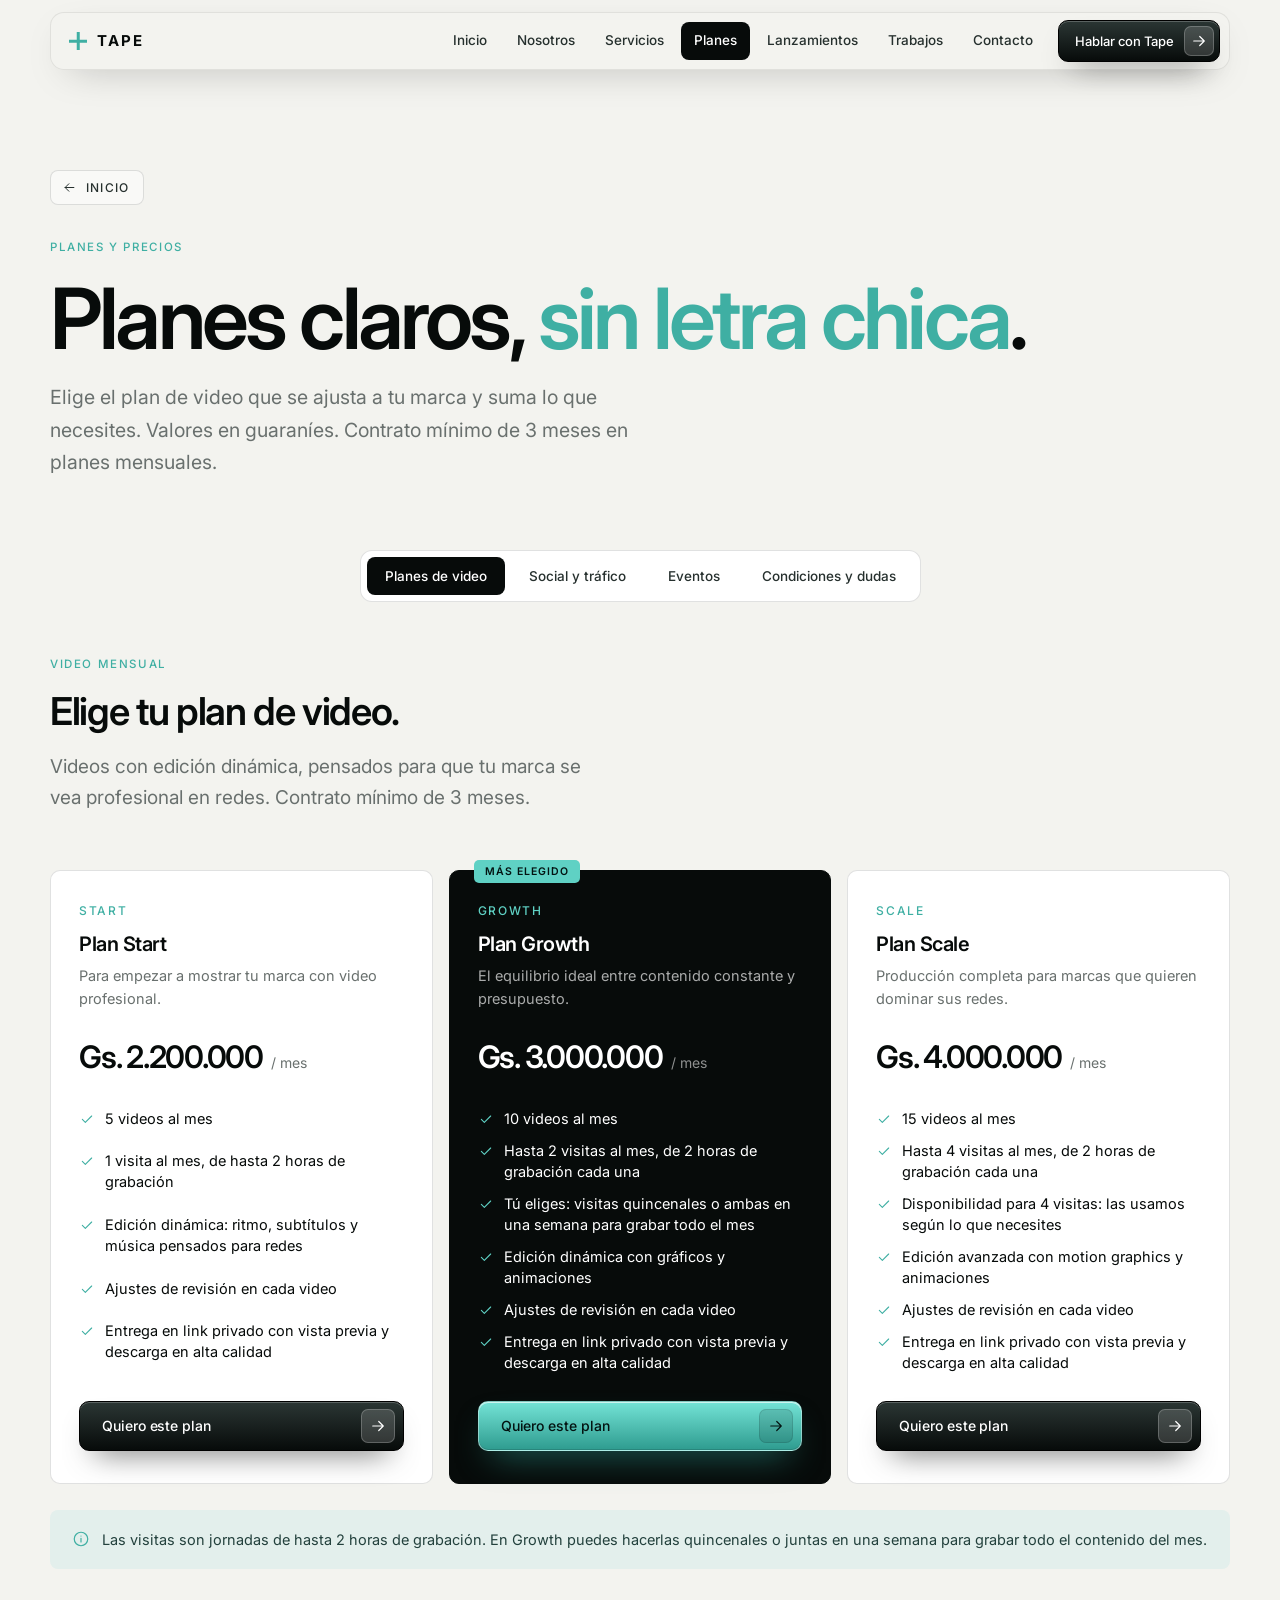
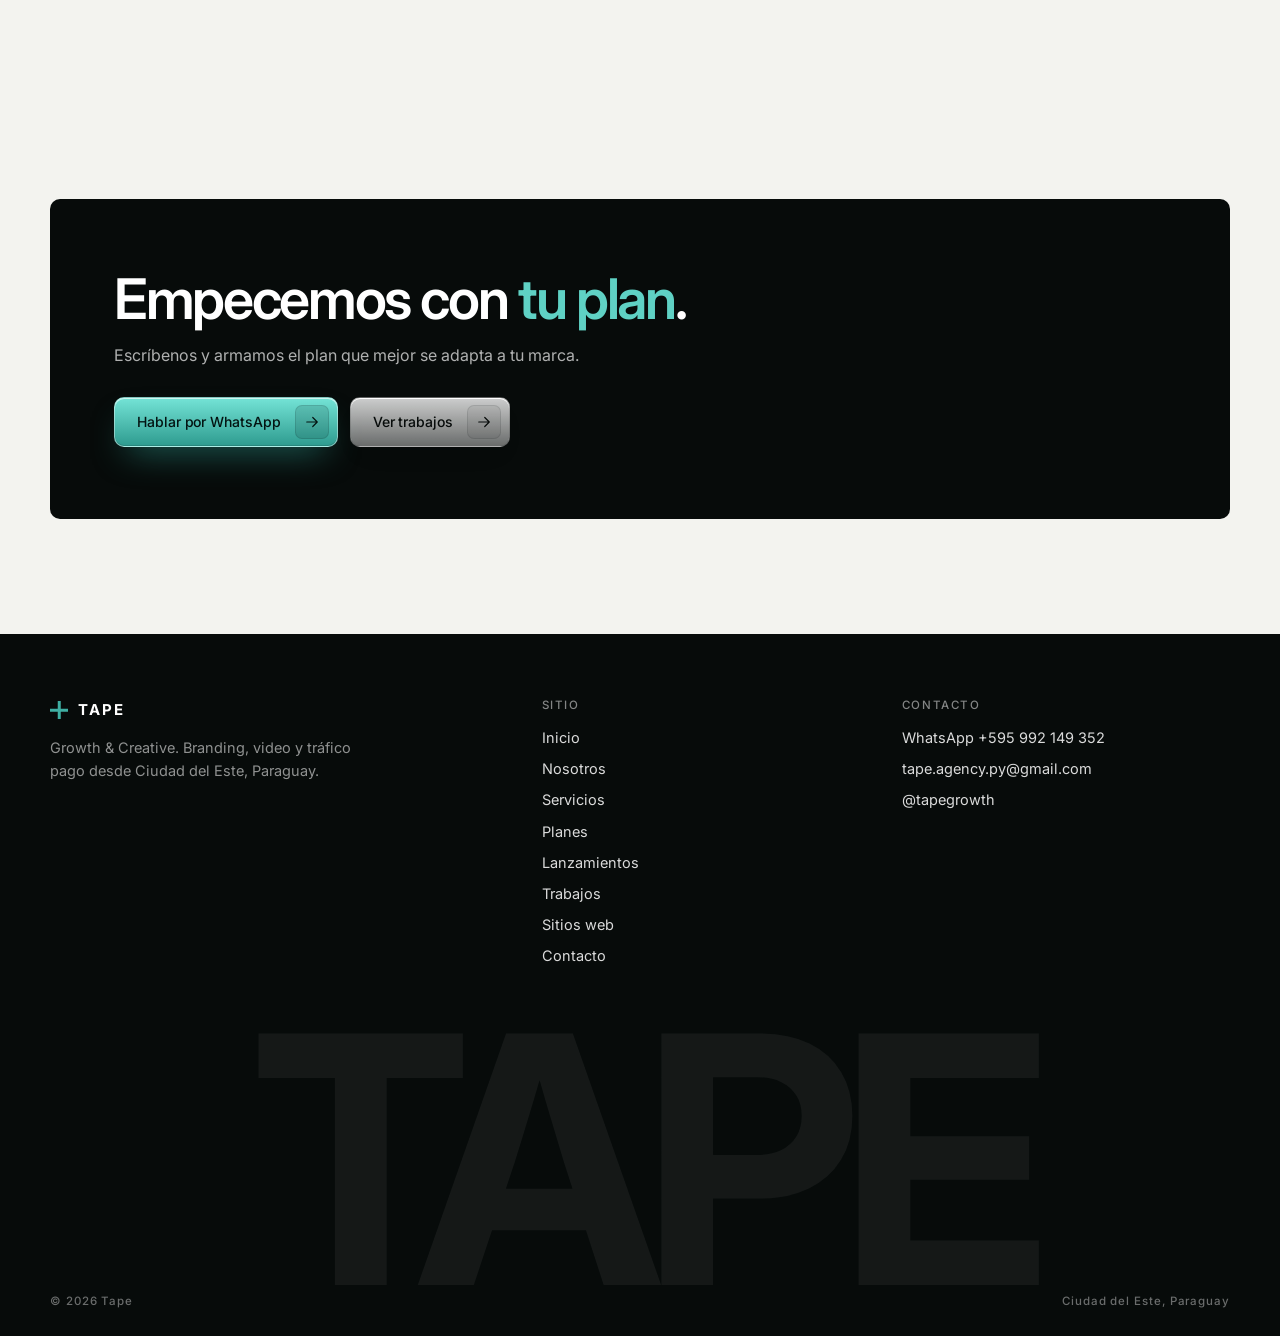
<file: planes/index.html>
<!DOCTYPE html>
<html lang="es-PY">
<head>
<meta charset="utf-8">
<meta name="viewport" content="width=device-width, initial-scale=1, viewport-fit=cover">
<title>Planes y precios | Tape</title>
<meta name="description" content="Planes mensuales de video desde Gs. 2.200.000, social media, tráfico pago y cobertura de eventos en Ciudad del Este.">
<link rel="canonical" href="https://tapegrowth.agency/planes/">
<meta property="og:type" content="website">
<meta property="og:title" content="Planes y precios | Tape">
<meta property="og:description" content="Planes mensuales de video desde Gs. 2.200.000, social media, tráfico pago y cobertura de eventos en Ciudad del Este.">
<meta property="og:url" content="https://tapegrowth.agency/planes/">
<meta name="theme-color" content="#070b0a">
<link rel="preconnect" href="https://fonts.googleapis.com">
<link rel="preconnect" href="https://fonts.gstatic.com" crossorigin>
<link href="https://fonts.googleapis.com/css2?family=Inter:wght@300;400;500;600;700&display=swap" rel="stylesheet">
<link rel="stylesheet" href="/assets/site.css">

</head>
<body>
<div class="pgb"></div><header class="hd"><div class="bar"><a class="logo" href="/"><span class="mk"></span>TAPE</a><nav class="nv"><a class="l" href="/">Inicio</a><a class="l" href="/nosotros/">Nosotros</a><a class="l" href="/servicios/">Servicios</a><a class="l on" href="/planes/">Planes</a><a class="l" href="/lanzamientos/">Lanzamientos</a><a class="l" href="/trabajos/">Trabajos</a><a class="l" href="/contacto/">Contacto</a><a class="gb lt sm" data-wa="Hola, quiero hablar con Tape.">Hablar con Tape<span class="ar"><svg class="ic" viewBox="0 0 24 24"><path d="M5 12h14M13 6l6 6-6 6"/></svg></span></a><button class="mt" aria-label="Menú"><i></i></button></nav></div></header><div class="mm"><div class="pn"><a class="l" href="/">Inicio</a><a class="l" href="/nosotros/">Nosotros</a><a class="l" href="/servicios/">Servicios</a><a class="l" href="/planes/">Planes</a><a class="l" href="/lanzamientos/">Lanzamientos</a><a class="l" href="/trabajos/">Trabajos</a><a class="l" href="/sitios/">Sitios web</a><a class="l" href="/contacto/">Contacto</a><a class="gb te" data-wa="Hola, quiero hablar con Tape.">WhatsApp<span class="ar"><svg class="ic" viewBox="0 0 24 24"><path d="M5 12h14M13 6l6 6-6 6"/></svg></span></a></div></div>
<main>
<section class="ph"><div class="wrap"><a class="back" href="/"><svg class="ic" viewBox="0 0 24 24"><path d="M5 12h14M13 6l6 6-6 6"/></svg> Inicio</a><br><span class="tg rv">Planes y precios</span><h1 class="rv">Planes claros, <em>sin letra chica</em>.</h1><p class="ld rv">Elige el plan de video que se ajusta a tu marca y suma lo que necesites. Valores en guaraníes. Contrato mínimo de 3 meses en planes mensuales.</p></div></section><div class="tabs"><div class="wrap"><button data-t="audiovisual">Planes de video</button><button data-t="complementos">Social y tráfico</button><button data-t="eventos">Eventos</button><button data-t="condiciones">Condiciones y dudas</button></div></div><section class="sec" style="padding-top:48px"><div class="wrap"><div class="pane" id="audiovisual"><div class="sh"><span class="tg">Video mensual</span><h2 class="d3">Elige tu plan de video.</h2><p class="lead">Videos con edición dinámica, pensados para que tu marca se vea profesional en redes. Contrato mínimo de 3 meses.</p></div><div class="g3"><div class="pl rv"><span class="nm">Start</span><h3>Plan Start</h3><p class="tl">Para empezar a mostrar tu marca con video profesional.</p><div class="pr"><b>Gs. 2.200.000</b><span>/ mes</span></div><ul><li><svg class="ic" viewBox="0 0 24 24"><path d="m5 12.5 4.5 4.5L19 7.5"/></svg><span>5 videos al mes</span></li><li><svg class="ic" viewBox="0 0 24 24"><path d="m5 12.5 4.5 4.5L19 7.5"/></svg><span>1 visita al mes, de hasta 2 horas de grabación</span></li><li><svg class="ic" viewBox="0 0 24 24"><path d="m5 12.5 4.5 4.5L19 7.5"/></svg><span>Edición dinámica: ritmo, subtítulos y música pensados para redes</span></li><li><svg class="ic" viewBox="0 0 24 24"><path d="m5 12.5 4.5 4.5L19 7.5"/></svg><span>Ajustes de revisión en cada video</span></li><li><svg class="ic" viewBox="0 0 24 24"><path d="m5 12.5 4.5 4.5L19 7.5"/></svg><span>Entrega en link privado con vista previa y descarga en alta calidad</span></li></ul><a class="gb lt" data-wa="Hola, quiero el plan Start (Gs. 2.200.000 por mes).">Quiero este plan<span class="ar"><svg class="ic" viewBox="0 0 24 24"><path d="M5 12h14M13 6l6 6-6 6"/></svg></span></a></div><div class="pl rv hl"><span class="bd">Más elegido</span><span class="nm">Growth</span><h3>Plan Growth</h3><p class="tl">El equilibrio ideal entre contenido constante y presupuesto.</p><div class="pr"><b>Gs. 3.000.000</b><span>/ mes</span></div><ul><li><svg class="ic" viewBox="0 0 24 24"><path d="m5 12.5 4.5 4.5L19 7.5"/></svg><span>10 videos al mes</span></li><li><svg class="ic" viewBox="0 0 24 24"><path d="m5 12.5 4.5 4.5L19 7.5"/></svg><span>Hasta 2 visitas al mes, de 2 horas de grabación cada una</span></li><li><svg class="ic" viewBox="0 0 24 24"><path d="m5 12.5 4.5 4.5L19 7.5"/></svg><span>Tú eliges: visitas quincenales o ambas en una semana para grabar todo el mes</span></li><li><svg class="ic" viewBox="0 0 24 24"><path d="m5 12.5 4.5 4.5L19 7.5"/></svg><span>Edición dinámica con gráficos y animaciones</span></li><li><svg class="ic" viewBox="0 0 24 24"><path d="m5 12.5 4.5 4.5L19 7.5"/></svg><span>Ajustes de revisión en cada video</span></li><li><svg class="ic" viewBox="0 0 24 24"><path d="m5 12.5 4.5 4.5L19 7.5"/></svg><span>Entrega en link privado con vista previa y descarga en alta calidad</span></li></ul><a class="gb te" data-wa="Hola, quiero el plan Growth (Gs. 3.000.000 por mes).">Quiero este plan<span class="ar"><svg class="ic" viewBox="0 0 24 24"><path d="M5 12h14M13 6l6 6-6 6"/></svg></span></a></div><div class="pl rv"><span class="nm">Scale</span><h3>Plan Scale</h3><p class="tl">Producción completa para marcas que quieren dominar sus redes.</p><div class="pr"><b>Gs. 4.000.000</b><span>/ mes</span></div><ul><li><svg class="ic" viewBox="0 0 24 24"><path d="m5 12.5 4.5 4.5L19 7.5"/></svg><span>15 videos al mes</span></li><li><svg class="ic" viewBox="0 0 24 24"><path d="m5 12.5 4.5 4.5L19 7.5"/></svg><span>Hasta 4 visitas al mes, de 2 horas de grabación cada una</span></li><li><svg class="ic" viewBox="0 0 24 24"><path d="m5 12.5 4.5 4.5L19 7.5"/></svg><span>Disponibilidad para 4 visitas: las usamos según lo que necesites</span></li><li><svg class="ic" viewBox="0 0 24 24"><path d="m5 12.5 4.5 4.5L19 7.5"/></svg><span>Edición avanzada con motion graphics y animaciones</span></li><li><svg class="ic" viewBox="0 0 24 24"><path d="m5 12.5 4.5 4.5L19 7.5"/></svg><span>Ajustes de revisión en cada video</span></li><li><svg class="ic" viewBox="0 0 24 24"><path d="m5 12.5 4.5 4.5L19 7.5"/></svg><span>Entrega en link privado con vista previa y descarga en alta calidad</span></li></ul><a class="gb lt" data-wa="Hola, quiero el plan Scale (Gs. 4.000.000 por mes).">Quiero este plan<span class="ar"><svg class="ic" viewBox="0 0 24 24"><path d="M5 12h14M13 6l6 6-6 6"/></svg></span></a></div></div><div class="note rv"><svg class="ic" viewBox="0 0 24 24"><circle cx="12" cy="12" r="9"/><path d="M12 11v5M12 8h.01"/></svg><span>Las visitas son jornadas de hasta 2 horas de grabación. En Growth puedes hacerlas quincenales o juntas en una semana para grabar todo el contenido del mes.</span></div></div><div class="pane" id="complementos"><div class="sh"><span class="tg">Complementos</span><h2 class="d3">Suma social media y tráfico pago.</h2></div><div class="req rv"><svg class="ic" viewBox="0 0 24 24"><circle cx="12" cy="12" r="9"/><path d="M12 11v5M12 8h.01"/></svg><span><b>Se contratan junto a un plan de video</b> (Start, Growth o Scale). No se venden por separado.</span></div><div class="g3"><div class="pl rv"><span class="nm">Social media</span><h3>Complemento Social Media</h3><p class="tl">Publicaciones profesionales y constantes en tus redes.</p><div class="pr"><b>Gs. 1.000.000</b><span>/ mes</span></div><p class="rq">Se contrata junto a un plan de video</p><ul><li><svg class="ic" viewBox="0 0 24 24"><path d="m5 12.5 4.5 4.5L19 7.5"/></svg><span>8 publicaciones al mes</span></li><li><svg class="ic" viewBox="0 0 24 24"><path d="m5 12.5 4.5 4.5L19 7.5"/></svg><span>Mezcla de posts estáticos y carruseles</span></li><li><svg class="ic" viewBox="0 0 24 24"><path d="m5 12.5 4.5 4.5L19 7.5"/></svg><span>Diseño, programación y publicación</span></li><li><svg class="ic" viewBox="0 0 24 24"><path d="m5 12.5 4.5 4.5L19 7.5"/></svg><span>Seguimiento de métricas</span></li></ul><a class="gb lt" data-wa="Hola, quiero agregar Social Media (Gs. 1.000.000 por mes).">Agregar a mi plan<span class="ar"><svg class="ic" viewBox="0 0 24 24"><path d="M5 12h14M13 6l6 6-6 6"/></svg></span></a></div><div class="pl rv"><span class="nm">Tráfico Esencial</span><h3>Tráfico pago Esencial</h3><p class="tl">Para empezar a recibir mensajes de clientes interesados.</p><div class="pr"><b>Gs. 2.000.000</b><span>/ mes</span></div><p class="rq">Se contrata junto a un plan de video</p><ul><li><svg class="ic" viewBox="0 0 24 24"><path d="m5 12.5 4.5 4.5L19 7.5"/></svg><span>Campañas en Meta (Instagram y Facebook)</span></li><li><svg class="ic" viewBox="0 0 24 24"><path d="m5 12.5 4.5 4.5L19 7.5"/></svg><span>1 objetivo de campaña: mensajes, leads o ventas</span></li><li><svg class="ic" viewBox="0 0 24 24"><path d="m5 12.5 4.5 4.5L19 7.5"/></svg><span>Segmentación y configuración</span></li><li><svg class="ic" viewBox="0 0 24 24"><path d="m5 12.5 4.5 4.5L19 7.5"/></svg><span>Optimización semanal</span></li><li><svg class="ic" viewBox="0 0 24 24"><path d="m5 12.5 4.5 4.5L19 7.5"/></svg><span>Informe mensual de resultados</span></li></ul><a class="gb lt" data-wa="Hola, quiero agregar Tráfico Esencial (Gs. 2.000.000 por mes).">Agregar a mi plan<span class="ar"><svg class="ic" viewBox="0 0 24 24"><path d="M5 12h14M13 6l6 6-6 6"/></svg></span></a></div></div><div class="combo rv"><div><span class="bd2">Más elegido</span><h3>Combo Tráfico Esencial + Social media</h3><p>El tráfico pago Esencial y las 8 publicaciones mensuales de Social media, en un solo plan. Ahorras Gs. 500.000 al mes frente a contratarlos por separado. Se contrata junto a un plan de video.</p></div><div class="cp2"><b>Gs. 2.500.000</b><span>/ mes</span><s>Gs. 3.000.000 por separado</s></div><a class="gb te" data-wa="Hola, quiero el Combo Tráfico Esencial + Social media (Gs. 2.500.000 por mes) junto a un plan de video.">Quiero el combo<span class="ar"><svg class="ic" viewBox="0 0 24 24"><path d="M5 12h14M13 6l6 6-6 6"/></svg></span></a></div><div class="note rv"><svg class="ic" viewBox="0 0 24 24"><circle cx="12" cy="12" r="9"/><path d="M12 11v5M12 8h.01"/></svg><span>La inversión en anuncios no está incluida y se paga directamente a la plataforma. Las campañas se basan en los videos de tu plan.</span></div></div><div class="pane" id="eventos"><div class="sh"><span class="tg">Cobertura de eventos</span><h2 class="d3">Tu evento, contado en video y fotos.</h2><p class="lead">Pago único por evento. En ambas coberturas incluimos tomas con drone y edición de calidad.</p></div><div class="g2" style="max-width:820px"><div class="pl rv"><span class="nm">Esencial</span><h3>Cobertura Esencial</h3><p class="tl">Para llevarte el recuerdo de tu evento en video y fotos.</p><div class="pr"><b>Gs. 1.500.000</b><span>por evento</span></div><ul><li><svg class="ic" viewBox="0 0 24 24"><path d="m5 12.5 4.5 4.5L19 7.5"/></svg><span>Aftermovie: video del evento completo</span></li><li><svg class="ic" viewBox="0 0 24 24"><path d="m5 12.5 4.5 4.5L19 7.5"/></svg><span>Hasta 50 fotos editadas</span></li><li><svg class="ic" viewBox="0 0 24 24"><path d="m5 12.5 4.5 4.5L19 7.5"/></svg><span>Tomas con drone</span></li><li><svg class="ic" viewBox="0 0 24 24"><path d="m5 12.5 4.5 4.5L19 7.5"/></svg><span>Entrega en link privado con descarga</span></li></ul><a class="gb lt" data-wa="Hola, quiero la cobertura de evento Esencial (Gs. 1.500.000).">Cotizar mi evento<span class="ar"><svg class="ic" viewBox="0 0 24 24"><path d="M5 12h14M13 6l6 6-6 6"/></svg></span></a></div><div class="pl rv hl"><span class="bd">Más completo</span><span class="nm">Completa</span><h3>Cobertura Completa</h3><p class="tl">Una cobertura que genera contenido para toda la campaña.</p><div class="pr"><b>Gs. 2.500.000</b><span>por evento</span></div><ul><li><svg class="ic" viewBox="0 0 24 24"><path d="m5 12.5 4.5 4.5L19 7.5"/></svg><span>Aftermovie: video del evento completo</span></li><li><svg class="ic" viewBox="0 0 24 24"><path d="m5 12.5 4.5 4.5L19 7.5"/></svg><span>Video complementario de entrevistas, más técnico</span></li><li><svg class="ic" viewBox="0 0 24 24"><path d="m5 12.5 4.5 4.5L19 7.5"/></svg><span>Cobertura fotográfica completa</span></li><li><svg class="ic" viewBox="0 0 24 24"><path d="m5 12.5 4.5 4.5L19 7.5"/></svg><span>Tomas con drone</span></li><li><svg class="ic" viewBox="0 0 24 24"><path d="m5 12.5 4.5 4.5L19 7.5"/></svg><span>Entrega en link privado con descarga</span></li></ul><a class="gb te" data-wa="Hola, quiero la cobertura de evento Completa (Gs. 2.500.000).">Cotizar mi evento<span class="ar"><svg class="ic" viewBox="0 0 24 24"><path d="M5 12h14M13 6l6 6-6 6"/></svg></span></a></div></div></div><div class="pane" id="condiciones"><div class="sh"><span class="tg">Condiciones y dudas</span><h2 class="d3">Lo que necesitas saber.</h2></div><div style="max-width:760px"><details class="fq rv"><summary>¿Qué es una visita?</summary><p>Es una jornada de grabación en tu local, clínica, obra o donde necesites, de hasta 2 horas. Coordinamos la fecha contigo.</p></details><details class="fq rv"><summary>¿Tengo que usar todas las visitas?</summary><p>No. En Growth y Scale, el número de visitas es una disponibilidad máxima. Las usamos según lo que haga falta para tus videos.</p></details><details class="fq rv"><summary>¿Cuánto dura el contrato?</summary><p>Los planes mensuales tienen una duración mínima de 3 meses.</p></details><details class="fq rv"><summary>¿Puedo contratar solo tráfico pago o solo social media?</summary><p>No. El tráfico pago y el social media se contratan siempre junto a un plan de video, porque se apoyan en ese contenido.</p></details><details class="fq rv"><summary>¿La inversión en anuncios está incluida?</summary><p>No. El monto que inviertes en publicidad lo pagas directamente a la plataforma. Nuestro valor es por la gestión de las campañas.</p></details><details class="fq rv"><summary>¿Cómo recibo mis videos?</summary><p>En un link privado con vista previa y descarga en alta calidad, organizado por mes y numerado.</p></details><details class="fq rv"><summary>¿Los eventos tienen contrato mensual?</summary><p>No. La cobertura de eventos es un pago único por evento.</p></details></div></div></div></section><section class="sec"><div class="wrap"><div class="cta rv"><h2>Empecemos con <em>tu plan</em>.</h2><p>Escríbenos y armamos el plan que mejor se adapta a tu marca.</p><div class="row"><a class="gb te" data-wa="Hola, quiero más información sobre los planes de Tape.">Hablar por WhatsApp<span class="ar"><svg class="ic" viewBox="0 0 24 24"><path d="M5 12h14M13 6l6 6-6 6"/></svg></span></a><a class="gb ol" href="/trabajos/">Ver trabajos<span class="ar"><svg class="ic" viewBox="0 0 24 24"><path d="M5 12h14M13 6l6 6-6 6"/></svg></span></a></div></div></div></section>
</main>
<footer class="ft"><div class="wrap"><div class="gr">
<div><a class="logo" href="/"><span class="mk"></span>TAPE</a><p>Growth &amp; Creative. Branding, video y tráfico pago desde Ciudad del Este, Paraguay.</p></div>
<div><h4>Sitio</h4><ul><li><a href="/">Inicio</a></li><li><a href="/nosotros/">Nosotros</a></li><li><a href="/servicios/">Servicios</a></li><li><a href="/planes/">Planes</a></li><li><a href="/lanzamientos/">Lanzamientos</a></li><li><a href="/trabajos/">Trabajos</a></li><li><a href="/sitios/">Sitios web</a></li><li><a href="/contacto/">Contacto</a></li></ul></div>
<div><h4>Contacto</h4><ul><li><a data-wa="Hola, quiero hablar con Tape.">WhatsApp +595 992 149 352</a></li><li><a href="mailto:tape.agency.py@gmail.com">tape.agency.py@gmail.com</a></li><li><a href="https://instagram.com/tapegrowth" target="_blank" rel="noopener">@tapegrowth</a></li></ul></div>
</div><div class="big">TAPE</div><div class="cp"><span>© 2026 Tape</span><span>Ciudad del Este, Paraguay</span></div></div></footer>
<nav class="tb" aria-label="Navegación"><a href="/"><svg class="ic" viewBox="0 0 24 24"><path d="M3 11l9-8 9 8v9a1 1 0 0 1-1 1h-5v-6H9v6H4a1 1 0 0 1-1-1z"/></svg><span>Inicio</span></a><a href="/planes/" class="on"><svg class="ic" viewBox="0 0 24 24"><path d="M3 12V4h8l10 10-8 8z"/><circle cx="7.5" cy="8.5" r="1"/></svg><span>Planes</span></a><a href="/trabajos/"><svg class="ic" viewBox="0 0 24 24"><rect x="3" y="5" width="18" height="14" rx="2"/><path d="m10.5 9.5 4 2.5-4 2.5z"/></svg><span>Trabajos</span></a><a href="/lanzamientos/"><svg class="ic" viewBox="0 0 24 24"><path d="M5 19c0-4 3-7 7-9m0 0c3-4 6-5 8-5 0 2-1 5-5 8m-3-3 3 3M5 19l3-1-2-2z"/></svg><span>Lanzar</span></a><a class="wa" data-wa="Hola, quiero hablar con Tape."><svg class="ic" viewBox="0 0 24 24"><path d="M3 21l1.6-5A8.5 8.5 0 1 1 8 19.4z"/></svg><span>WhatsApp</span></a></nav>
<script src="/assets/site.js"></script>
</body>
</html>
</file>
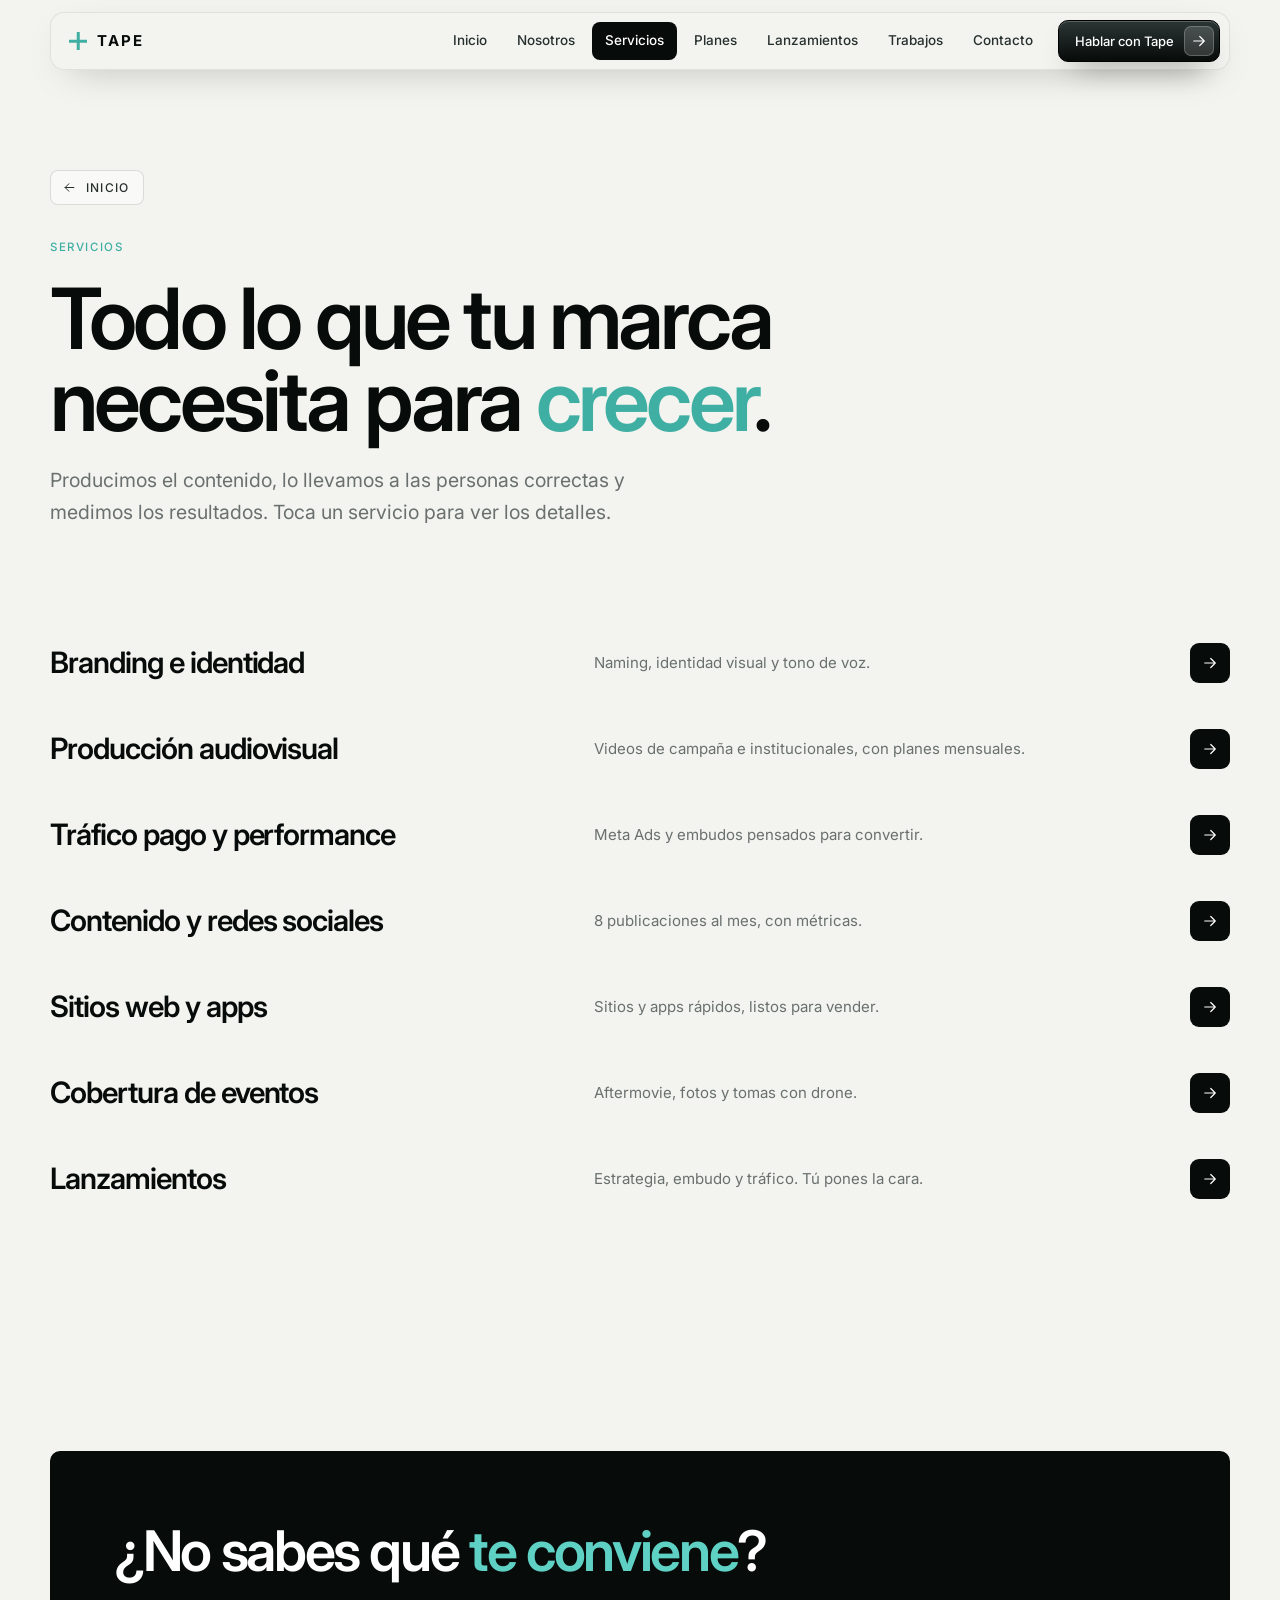
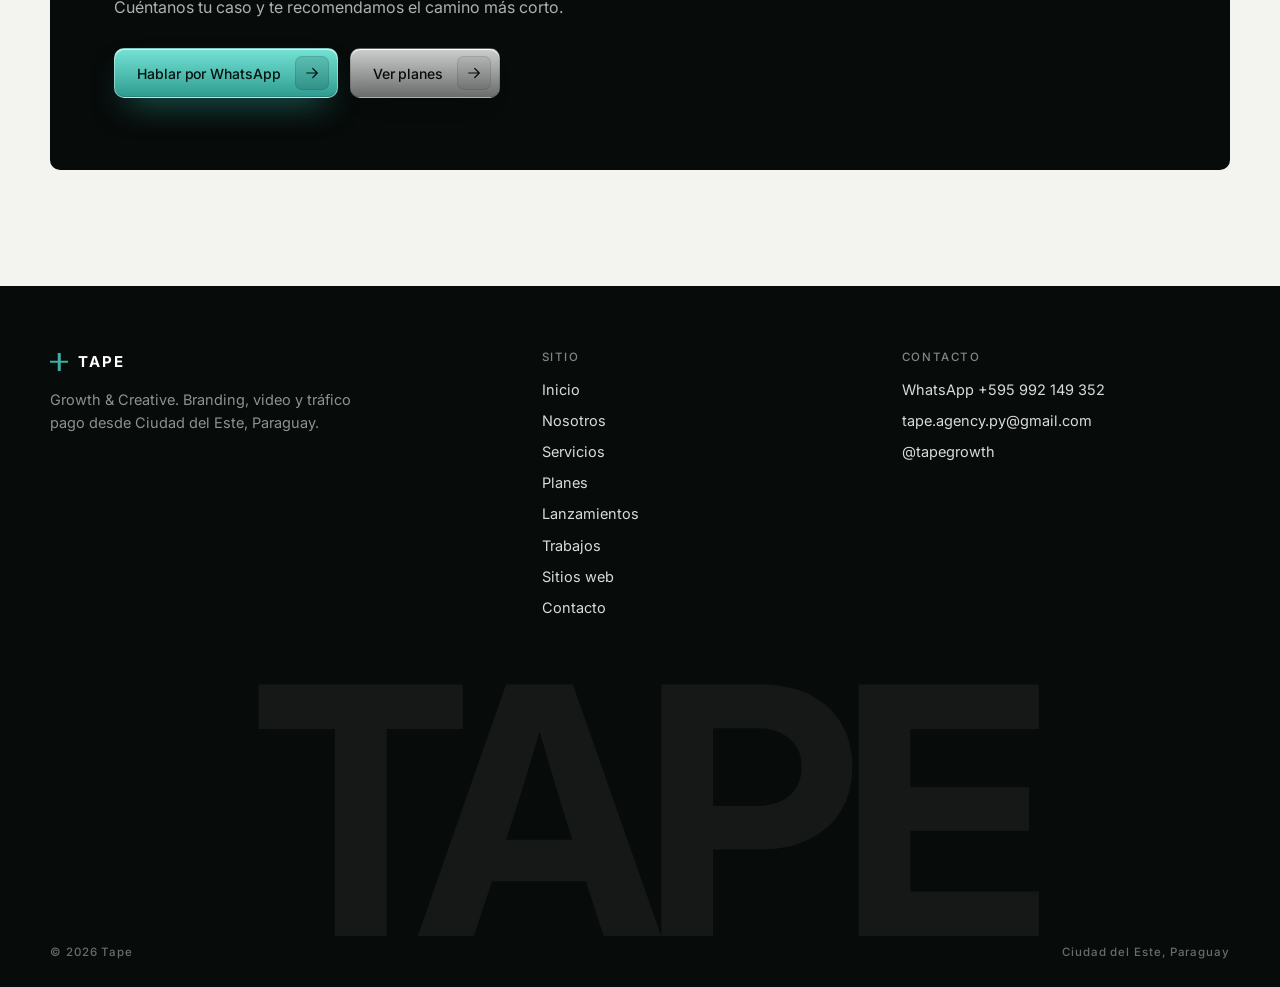
<file: servicios/index.html>
<!DOCTYPE html>
<html lang="es-PY">
<head>
<meta charset="utf-8">
<meta name="viewport" content="width=device-width, initial-scale=1, viewport-fit=cover">
<title>Servicios | Tape</title>
<meta name="description" content="Video, tráfico pago, social media, eventos, branding, sitios web y lanzamientos en Ciudad del Este.">
<link rel="canonical" href="https://tapegrowth.agency/servicios/">
<meta property="og:type" content="website">
<meta property="og:title" content="Servicios | Tape">
<meta property="og:description" content="Video, tráfico pago, social media, eventos, branding, sitios web y lanzamientos en Ciudad del Este.">
<meta property="og:url" content="https://tapegrowth.agency/servicios/">
<meta name="theme-color" content="#070b0a">
<link rel="preconnect" href="https://fonts.googleapis.com">
<link rel="preconnect" href="https://fonts.gstatic.com" crossorigin>
<link href="https://fonts.googleapis.com/css2?family=Inter:wght@300;400;500;600;700&display=swap" rel="stylesheet">
<link rel="stylesheet" href="/assets/site.css">

</head>
<body>
<div class="pgb"></div><header class="hd"><div class="bar"><a class="logo" href="/"><span class="mk"></span>TAPE</a><nav class="nv"><a class="l" href="/">Inicio</a><a class="l" href="/nosotros/">Nosotros</a><a class="l on" href="/servicios/">Servicios</a><a class="l" href="/planes/">Planes</a><a class="l" href="/lanzamientos/">Lanzamientos</a><a class="l" href="/trabajos/">Trabajos</a><a class="l" href="/contacto/">Contacto</a><a class="gb lt sm" data-wa="Hola, quiero hablar con Tape.">Hablar con Tape<span class="ar"><svg class="ic" viewBox="0 0 24 24"><path d="M5 12h14M13 6l6 6-6 6"/></svg></span></a><button class="mt" aria-label="Menú"><i></i></button></nav></div></header><div class="mm"><div class="pn"><a class="l" href="/">Inicio</a><a class="l" href="/nosotros/">Nosotros</a><a class="l" href="/servicios/">Servicios</a><a class="l" href="/planes/">Planes</a><a class="l" href="/lanzamientos/">Lanzamientos</a><a class="l" href="/trabajos/">Trabajos</a><a class="l" href="/sitios/">Sitios web</a><a class="l" href="/contacto/">Contacto</a><a class="gb te" data-wa="Hola, quiero hablar con Tape.">WhatsApp<span class="ar"><svg class="ic" viewBox="0 0 24 24"><path d="M5 12h14M13 6l6 6-6 6"/></svg></span></a></div></div>
<main>
<section class="ph"><div class="wrap"><a class="back" href="/"><svg class="ic" viewBox="0 0 24 24"><path d="M5 12h14M13 6l6 6-6 6"/></svg> Inicio</a><br><span class="tg rv">Servicios</span><h1 class="rv">Todo lo que tu marca necesita para <em>crecer</em>.</h1><p class="ld rv">Producimos el contenido, lo llevamos a las personas correctas y medimos los resultados. Toca un servicio para ver los detalles.</p></div></section><section class="sec" style="padding-top:20px"><div class="wrap"><div class="sv"><a class="rv" data-wa="Hola, quiero hablar sobre branding para mi marca." aria-label="Escribir: Branding e identidad"><h3>Branding e identidad</h3><p>Naming, identidad visual y tono de voz.</p><span class="go"><svg class="ic" viewBox="0 0 24 24"><path d="M5 12h14M13 6l6 6-6 6"/></svg></span></a><a class="rv" href="/planes/#audiovisual" aria-label="Ver planes: Producción audiovisual"><h3>Producción audiovisual</h3><p>Videos de campaña e institucionales, con planes mensuales.</p><span class="go"><svg class="ic" viewBox="0 0 24 24"><path d="M5 12h14M13 6l6 6-6 6"/></svg></span></a><a class="rv" href="/planes/#complementos" aria-label="Ver planes: Tráfico pago y performance"><h3>Tráfico pago y performance</h3><p>Meta Ads y embudos pensados para convertir.</p><span class="go"><svg class="ic" viewBox="0 0 24 24"><path d="M5 12h14M13 6l6 6-6 6"/></svg></span></a><a class="rv" href="/planes/#complementos" aria-label="Ver planes: Contenido y redes sociales"><h3>Contenido y redes sociales</h3><p>8 publicaciones al mes, con métricas.</p><span class="go"><svg class="ic" viewBox="0 0 24 24"><path d="M5 12h14M13 6l6 6-6 6"/></svg></span></a><a class="rv" href="/sitios/" aria-label="Ver sitios: Sitios web y apps"><h3>Sitios web y apps</h3><p>Sitios y apps rápidos, listos para vender.</p><span class="go"><svg class="ic" viewBox="0 0 24 24"><path d="M5 12h14M13 6l6 6-6 6"/></svg></span></a><a class="rv" href="/planes/#eventos" aria-label="Ver planes: Cobertura de eventos"><h3>Cobertura de eventos</h3><p>Aftermovie, fotos y tomas con drone.</p><span class="go"><svg class="ic" viewBox="0 0 24 24"><path d="M5 12h14M13 6l6 6-6 6"/></svg></span></a><a class="rv" href="/lanzamientos/" aria-label="Ver más: Lanzamientos"><h3>Lanzamientos</h3><p>Estrategia, embudo y tráfico. Tú pones la cara.</p><span class="go"><svg class="ic" viewBox="0 0 24 24"><path d="M5 12h14M13 6l6 6-6 6"/></svg></span></a></div></div></section><section class="sec"><div class="wrap"><div class="cta rv"><h2>¿No sabes qué <em>te conviene</em>?</h2><p>Cuéntanos tu caso y te recomendamos el camino más corto.</p><div class="row"><a class="gb te" data-wa="Hola, necesito ayuda para elegir un servicio.">Hablar por WhatsApp<span class="ar"><svg class="ic" viewBox="0 0 24 24"><path d="M5 12h14M13 6l6 6-6 6"/></svg></span></a><a class="gb ol" href="/planes/">Ver planes<span class="ar"><svg class="ic" viewBox="0 0 24 24"><path d="M5 12h14M13 6l6 6-6 6"/></svg></span></a></div></div></div></section>
</main>
<footer class="ft"><div class="wrap"><div class="gr">
<div><a class="logo" href="/"><span class="mk"></span>TAPE</a><p>Growth &amp; Creative. Branding, video y tráfico pago desde Ciudad del Este, Paraguay.</p></div>
<div><h4>Sitio</h4><ul><li><a href="/">Inicio</a></li><li><a href="/nosotros/">Nosotros</a></li><li><a href="/servicios/">Servicios</a></li><li><a href="/planes/">Planes</a></li><li><a href="/lanzamientos/">Lanzamientos</a></li><li><a href="/trabajos/">Trabajos</a></li><li><a href="/sitios/">Sitios web</a></li><li><a href="/contacto/">Contacto</a></li></ul></div>
<div><h4>Contacto</h4><ul><li><a data-wa="Hola, quiero hablar con Tape.">WhatsApp +595 992 149 352</a></li><li><a href="mailto:tape.agency.py@gmail.com">tape.agency.py@gmail.com</a></li><li><a href="https://instagram.com/tapegrowth" target="_blank" rel="noopener">@tapegrowth</a></li></ul></div>
</div><div class="big">TAPE</div><div class="cp"><span>© 2026 Tape</span><span>Ciudad del Este, Paraguay</span></div></div></footer>
<nav class="tb" aria-label="Navegación"><a href="/"><svg class="ic" viewBox="0 0 24 24"><path d="M3 11l9-8 9 8v9a1 1 0 0 1-1 1h-5v-6H9v6H4a1 1 0 0 1-1-1z"/></svg><span>Inicio</span></a><a href="/planes/"><svg class="ic" viewBox="0 0 24 24"><path d="M3 12V4h8l10 10-8 8z"/><circle cx="7.5" cy="8.5" r="1"/></svg><span>Planes</span></a><a href="/trabajos/"><svg class="ic" viewBox="0 0 24 24"><rect x="3" y="5" width="18" height="14" rx="2"/><path d="m10.5 9.5 4 2.5-4 2.5z"/></svg><span>Trabajos</span></a><a href="/lanzamientos/"><svg class="ic" viewBox="0 0 24 24"><path d="M5 19c0-4 3-7 7-9m0 0c3-4 6-5 8-5 0 2-1 5-5 8m-3-3 3 3M5 19l3-1-2-2z"/></svg><span>Lanzar</span></a><a class="wa" data-wa="Hola, quiero hablar con Tape."><svg class="ic" viewBox="0 0 24 24"><path d="M3 21l1.6-5A8.5 8.5 0 1 1 8 19.4z"/></svg><span>WhatsApp</span></a></nav>
<script src="/assets/site.js"></script>
</body>
</html>
</file>
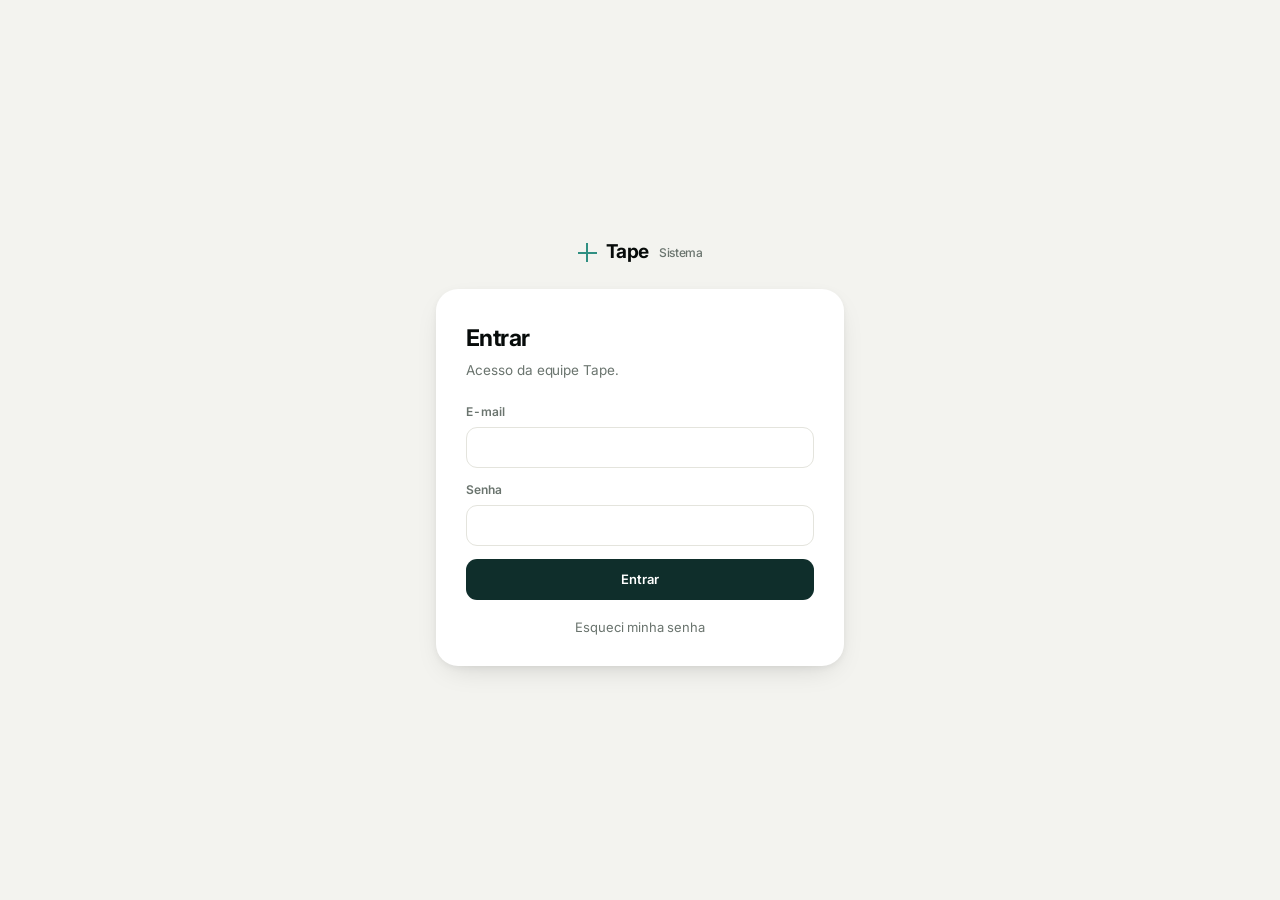
<file: sistem/index.html>
<!DOCTYPE html>
<html lang="pt-BR">
<head>
<meta charset="UTF-8">
<meta name="viewport" content="width=device-width, initial-scale=1.0, viewport-fit=cover">
<meta name="robots" content="noindex, nofollow">
<meta name="referrer" content="same-origin">
<title>Tape Sistema</title>
<link rel="icon" href="data:image/svg+xml,%3Csvg xmlns='http://www.w3.org/2000/svg' viewBox='0 0 32 32'%3E%3Crect width='32' height='32' rx='8' fill='%230c1310'/%3E%3Cpath d='M16 7v18M7 16h18' stroke='%234fb3a4' stroke-width='2.4' stroke-linecap='round'/%3E%3C/svg%3E">
<link rel="preconnect" href="https://fonts.googleapis.com">
<link rel="preconnect" href="https://fonts.gstatic.com" crossorigin>
<link href="https://fonts.googleapis.com/css2?family=Inter:wght@400;500;600;700;800&display=swap" rel="stylesheet">
<link rel="stylesheet" href="/sistem/css/app.css?v=9">
<script src="/sistem/vendor/supabase.js"></script>
</head>
<body>
<svg width="0" height="0" style="position:absolute">
  <defs>
    <symbol id="ic-plus" viewBox="0 0 24 24"><line x1="12" y1="5" x2="12" y2="19"/><line x1="5" y1="12" x2="19" y2="12"/></symbol>
    <symbol id="ic-edit" viewBox="0 0 24 24"><path d="M12 20h9"/><path d="M16.5 3.5a2.1 2.1 0 0 1 3 3L7 19l-4 1 1-4Z"/></symbol>
    <symbol id="ic-trash" viewBox="0 0 24 24"><polyline points="3 6 5 6 21 6"/><path d="M19 6l-1 14H6L5 6"/><path d="M10 11v6"/><path d="M14 11v6"/><path d="M9 6V4h6v2"/></symbol>
    <symbol id="ic-link" viewBox="0 0 24 24"><path d="M10 13a5 5 0 0 0 7 0l3-3a5 5 0 0 0-7-7l-1.5 1.5"/><path d="M14 11a5 5 0 0 0-7 0l-3 3a5 5 0 0 0 7 7l1.5-1.5"/></symbol>
    <symbol id="ic-lock" viewBox="0 0 24 24"><rect x="4" y="11" width="16" height="10" rx="2"/><path d="M8 11V7a4 4 0 0 1 8 0v4"/></symbol>
    <symbol id="ic-check" viewBox="0 0 24 24"><polyline points="20 6 9 17 4 12"/></symbol>
    <symbol id="ic-x" viewBox="0 0 24 24"><line x1="18" y1="6" x2="6" y2="18"/><line x1="6" y1="6" x2="18" y2="18"/></symbol>
    <symbol id="ic-home" viewBox="0 0 24 24"><path d="M3 11l9-7 9 7"/><path d="M5 10v9h14v-9"/><line x1="10" y1="19" x2="10" y2="13"/><line x1="14" y1="19" x2="14" y2="13"/></symbol>
    <symbol id="ic-users" viewBox="0 0 24 24"><path d="M17 21v-2a4 4 0 0 0-4-4H5a4 4 0 0 0-4 4v2"/><circle cx="9" cy="7" r="4"/><path d="M23 21v-2a4 4 0 0 0-3-3.87"/><path d="M16 3.13a4 4 0 0 1 0 7.75"/></symbol>
    <symbol id="ic-cal" viewBox="0 0 24 24"><rect x="3" y="4" width="18" height="18" rx="2"/><line x1="16" y1="2" x2="16" y2="6"/><line x1="8" y1="2" x2="8" y2="6"/><line x1="3" y1="10" x2="21" y2="10"/></symbol>
    <symbol id="ic-film" viewBox="0 0 24 24"><rect x="3" y="4" width="18" height="16" rx="2"/><line x1="7" y1="4" x2="7" y2="20"/><line x1="17" y1="4" x2="17" y2="20"/><line x1="3" y1="10" x2="21" y2="10"/><line x1="3" y1="15" x2="21" y2="15"/></symbol>
    <symbol id="ic-wallet" viewBox="0 0 24 24"><path d="M21 12V7a2 2 0 0 0-2-2H5a2 2 0 0 0-2 2v10a2 2 0 0 0 2 2h14a2 2 0 0 0 2-2v-3"/><path d="M18 12h.01"/><path d="M3 9h18"/></symbol>
    <symbol id="ic-rocket" viewBox="0 0 24 24"><path d="M4.5 16.5c-1.5 1.5-2 5-2 5s3.5-.5 5-2c.8-.8.8-2.2 0-3s-2.2-.8-3 0Z"/><path d="M12 15l-3-3c1-4 4-8 9-9 1 5-3 8-9 9Z"/><path d="M9 12l-2-2 2-1"/></symbol>
    <symbol id="ic-chevron-left" viewBox="0 0 24 24"><polyline points="15 18 9 12 15 6"/></symbol>
    <symbol id="ic-chevron-right" viewBox="0 0 24 24"><polyline points="9 18 15 12 9 6"/></symbol>
    <symbol id="ic-arrow-left" viewBox="0 0 24 24"><line x1="19" y1="12" x2="5" y2="12"/><polyline points="12 19 5 12 12 5"/></symbol>
    <symbol id="ic-menu" viewBox="0 0 24 24"><line x1="3" y1="6" x2="21" y2="6"/><line x1="3" y1="12" x2="21" y2="12"/><line x1="3" y1="18" x2="21" y2="18"/></symbol>
    <symbol id="ic-image" viewBox="0 0 24 24"><rect x="3" y="3" width="18" height="18" rx="2"/><circle cx="8.5" cy="8.5" r="1.5"/><path d="m21 15-5-5L5 21"/></symbol>
    <symbol id="ic-folder" viewBox="0 0 24 24"><path d="M22 19a2 2 0 0 1-2 2H4a2 2 0 0 1-2-2V5a2 2 0 0 1 2-2h5l2 3h9a2 2 0 0 1 2 2Z"/></symbol>
    <symbol id="ic-star" viewBox="0 0 24 24"><polygon points="12 2 15.09 8.26 22 9.27 17 14.14 18.18 21.02 12 17.77 5.82 21.02 7 14.14 2 9.27 8.91 8.26 12 2"/></symbol>
    <symbol id="ic-chart" viewBox="0 0 24 24"><line x1="18" y1="20" x2="18" y2="10"/><line x1="12" y1="20" x2="12" y2="4"/><line x1="6" y1="20" x2="6" y2="14"/></symbol>
    <symbol id="ic-shield" viewBox="0 0 24 24"><path d="M12 22s8-4 8-10V5l-8-3-8 3v7c0 6 8 10 8 10Z"/></symbol>
    <symbol id="ic-clock" viewBox="0 0 24 24"><circle cx="12" cy="12" r="10"/><polyline points="12 6 12 12 16 14"/></symbol>
    <symbol id="ic-send" viewBox="0 0 24 24"><line x1="22" y1="2" x2="11" y2="13"/><polygon points="22 2 15 22 11 13 2 9 22 2"/></symbol>
    <symbol id="ic-file" viewBox="0 0 24 24"><path d="M14 2H6a2 2 0 0 0-2 2v16a2 2 0 0 0 2 2h12a2 2 0 0 0 2-2V8Z"/><polyline points="14 2 14 8 20 8"/><line x1="8" y1="13" x2="16" y2="13"/><line x1="8" y1="17" x2="14" y2="17"/></symbol>
    <symbol id="ic-copy" viewBox="0 0 24 24"><rect x="9" y="9" width="13" height="13" rx="2"/><path d="M5 15H4a2 2 0 0 1-2-2V4a2 2 0 0 1 2-2h9a2 2 0 0 1 2 2v1"/></symbol>
    <symbol id="ic-download" viewBox="0 0 24 24"><path d="M21 15v4a2 2 0 0 1-2 2H5a2 2 0 0 1-2-2v-4"/><polyline points="7 10 12 15 17 10"/><line x1="12" y1="15" x2="12" y2="3"/></symbol>
    <symbol id="ic-refresh" viewBox="0 0 24 24"><polyline points="23 4 23 10 17 10"/><polyline points="1 20 1 14 7 14"/><path d="M3.51 9a9 9 0 0 1 14.85-3.36L23 10M1 14l4.64 4.36A9 9 0 0 0 20.49 15"/></symbol>
    <symbol id="ic-external" viewBox="0 0 24 24"><path d="M18 13v6a2 2 0 0 1-2 2H5a2 2 0 0 1-2-2V8a2 2 0 0 1 2-2h6"/><polyline points="15 3 21 3 21 9"/><line x1="10" y1="14" x2="21" y2="3"/></symbol>
  </defs>
</svg>

<div class="picker-overlay" id="pickerOverlay">
  <div class="picker-card">
    <div class="brand"><div class="brand-mark"><span class="h"></span><span class="v"></span></div>Tape<small>Sistema</small></div>
    <div id="loginArea"></div>
  </div>
</div>

<div id="app" style="display:none;">
  <div class="sidebar-scrim" id="sidebarScrim"></div>
  <aside class="sidebar" id="sidebar">
    <div class="brand"><div class="brand-mark"><span class="h"></span><span class="v"></span></div>Tape<small>Sistema</small></div>
    <div class="who-box">
      <div class="who-avatar" id="whoAvatar"></div>
      <div class="who-info"><div class="who-name" id="whoName"></div><div class="who-role" id="whoRole"></div></div>
      <button class="who-switch" id="btnSwitchPerson">Trocar</button>
    </div>
    <nav class="sidenav" id="sideNav"></nav>
    <div class="side-foot">Tape Sistema, uso interno</div>
  </aside>

  <main class="content">
    <div class="topbar-mobile">
      <div class="brand"><div class="brand-mark"><span class="h"></span><span class="v"></span></div>Tape<small>Sistema</small></div>
      <button class="menu-btn" id="btnOpenMenu"><svg class="icon"><use href="#ic-menu"/></svg></button>
    </div>

    <div class="view" id="view-home">
      <div id="homeBody"></div>
    </div>

    <div class="view" id="view-clientes">
      <div class="view-head">
        <div><h1>Clientes</h1><p>Abra um cliente para ver contrato, roteiros, entregas, financeiro e tráfego.</p></div>
        <button class="btn btn-primary" id="btnNewClient"><svg class="icon"><use href="#ic-plus"/></svg>Novo cliente</button>
      </div>
      <div class="toolbar">
        <div class="chips" id="clientsFilters">
          <button class="chip-btn on" data-f="ativo">Ativos</button><button class="chip-btn" data-f="pausado">Pausados</button><button class="chip-btn" data-f="encerrado">Encerrados</button><button class="chip-btn" data-f="todos">Todos</button>
        </div>
        <div class="toolbar-r"><input type="search" id="clientsSearch" placeholder="Buscar cliente" aria-label="Buscar cliente"></div>
      </div>
      <div class="grid grid-3" id="clientsGrid"></div>
    </div>

    <div class="view" id="view-social">
      <div class="view-head">
        <div><h1>Social Media</h1><p>Calendário de postagens por cliente</p></div>
        <div>
          <select id="socialClientFilter" style="padding:9px 12px;border:1px solid var(--line);border-radius:10px;background:#fff;font-weight:600;"></select>
          <button class="btn btn-primary" id="btnNewPost"><svg class="icon"><use href="#ic-plus"/></svg>Nova postagem</button>
        </div>
      </div>
      <div id="readyPanel"></div>
      <div class="cal-toolbar">
        <div class="cal-nav">
          <button id="calPrev"><svg class="icon"><use href="#ic-chevron-left"/></svg></button>
          <div class="cal-title" id="calTitle"></div>
          <button id="calNext"><svg class="icon"><use href="#ic-chevron-right"/></svg></button>
        </div>
        <button class="btn btn-outline btn-sm" id="calToday">Hoje</button>
      </div>
      <div class="cal-grid" id="calGrid"></div>
      <div class="section-title" id="calListTitle">Postagens do mês</div>
      <div id="calList"></div>
    </div>

    <div class="view" id="view-posts">
      <div class="view-head">
        <div><h1>Posts</h1><p>Artes e posts para criar e entregar, com arquivos no Drive</p></div>
        <div>
          <select id="postsClientFilter" style="padding:9px 12px;border:1px solid var(--line);border-radius:10px;background:#fff;font-weight:600;"></select>
          <button class="btn btn-primary" id="btnNewPostTask"><svg class="icon"><use href="#ic-plus"/></svg>Novo post</button>
        </div>
      </div>
      <div id="postsDemand"></div>
      <div class="kanban" id="postsKanban"></div>
    </div>

    <div class="view" id="view-video">
      <div class="view-head">
        <div><h1>Vídeo</h1><p>Demandas com prazo e entregas por cliente</p></div>
        <div>
          <select id="videoClientFilter" style="padding:9px 12px;border:1px solid var(--line);border-radius:10px;background:#fff;font-weight:600;"></select>
          <button class="btn btn-outline" id="btnBulkVideo" style="display:none"><svg class="icon"><use href="#ic-folder"/></svg>Entregas em lote</button>
          <button class="btn btn-primary" id="btnNewVideo" style="display:none"><svg class="icon"><use href="#ic-plus"/></svg>Nova entrega</button>
        </div>
      </div>
      <div id="demandsPanel"></div>
      <div id="approvalStrip"></div>
      <div id="deliveryPanel"></div>
      <div id="delUpStatus"></div>
      <div class="kanban" id="videoKanban" style="display:none"></div>
    </div>

    <div class="view" id="view-lancamentos">
      <div id="launchesBody"></div>
    </div>

    <div class="view" id="view-financeiro">
      <div id="financeGate"></div>
    </div>

    <div class="view" id="view-cliente"><div id="fichaBody"></div></div>

    <div class="view" id="view-biblioteca"><div id="libraryBody"></div></div>

    <div class="view" id="view-trafego"><div id="trafficBody"></div></div>

    <div class="view" id="view-equipe">
      <div class="view-head">
        <div><h1>Equipe</h1><p>Quem tem acesso ao Tape Sistema e a quê</p></div>
        <button class="btn btn-primary" id="btnNewPersonAdmin"><svg class="icon"><use href="#ic-plus"/></svg>Nova pessoa</button>
      </div>
      <div class="grid grid-3" id="teamGrid"></div>
    </div>
  </main>
</div>

<footer class="foot" style="display:none;"></footer>

<div class="modal-overlay" id="modalPerson">
  <div class="modal">
    <h2 id="personModalTitle">Cadastrar pessoa</h2>
    <form id="personForm">
      <input type="hidden" id="mId">
      <div class="field"><label>Nome</label><input id="mName" required></div>
      <div class="field"><label>E-mail (só pra login, não é público)</label><input id="mEmail" type="email" required></div>
      <div class="field" id="mPasswordField"><label id="mPasswordLabel">Senha de acesso</label><input id="mPassword" type="password" autocomplete="new-password" placeholder="Mínimo 8 caracteres"></div>
      <div class="field"><label>Função</label>
        <select id="mRole"><option value="admin">Admin</option><option value="social">Social media</option><option value="video">Videomaker</option><option value="outro">Outro</option><option value="cliente">Cliente (entra pelo link de entregas)</option></select>
      </div>
      <div class="field" id="mClientField" style="display:none;"><label>Cliente vinculado</label><select id="mClient"></select></div>
      <div class="field" id="mAccessField"><label>Acesso liberado</label>
        <div class="checkrow">
          <label class="checkchip"><input type="checkbox" value="home" checked disabled>Início</label>
          <label class="checkchip"><input type="checkbox" value="clientes">Clientes</label>
          <label class="checkchip"><input type="checkbox" value="social">Social Media</label>
          <label class="checkchip"><input type="checkbox" value="posts">Posts</label>
          <label class="checkchip"><input type="checkbox" value="video">Vídeo</label>
          <label class="checkchip"><input type="checkbox" value="lancamentos">Lançamentos</label>
          <label class="checkchip"><input type="checkbox" value="financeiro">Financeiro</label>
          <label class="checkchip"><input type="checkbox" value="trafego">Tráfego</label>
          <label class="checkchip"><input type="checkbox" value="equipe">Equipe</label>
        </div>
      </div>
      <div class="modal-actions">
        <button type="button" class="btn btn-danger" id="personDeleteBtn" style="margin-right:auto;display:none">Remover pessoa</button>
        <button type="button" class="btn btn-outline" onclick="closeModal('modalPerson')">Cancelar</button>
        <button type="submit" class="btn btn-primary" id="personSubmitBtn">Entrar</button>
      </div>
    </form>
  </div>
</div>

<div class="modal-overlay" id="modalClient">
  <div class="modal">
    <h2 id="clientModalTitle">Novo cliente</h2>
    <form id="clientForm">
      <input type="hidden" id="clientId">
      <div class="field"><label>Nome</label><input id="cName" required></div>
      <div class="field">
        <label>Status</label>
        <select id="cStatus"><option value="ativo">Ativo</option><option value="pausado">Pausado</option><option value="encerrado">Encerrado</option></select>
      </div>
      <div class="field"><label>Pasta do cliente no Google Drive</label><input id="cDrive" type="url" placeholder="https://drive.google.com/..."></div>
      <div class="field" id="cMetaField"><label>ID da conta de anúncios (Meta) <span class="opt">opcional</span></label><input id="cMeta" inputmode="numeric" placeholder="Ex: 1234567890123456"><div class="hint">Gerenciador de Anúncios > Configurações da conta. Só números. Valor e contrato ficam na ficha do cliente (aba Contrato).</div></div>
      <div class="field"><label>O que o cliente contratou</label>
        <div class="planbox" id="planBox">
          <div class="planrow"><label class="checkchip"><input type="checkbox" value="social">Social media (posts)</label><span class="qty">Posts por mês <input type="number" min="0" id="cQtySocial" placeholder="12"></span></div>
          <div class="planrow"><label class="checkchip"><input type="checkbox" value="video">Vídeos</label><span class="qty">Vídeos por mês <input type="number" min="0" id="cQtyVideo" placeholder="15"></span></div>
          <div class="planrow"><label class="checkchip"><input type="checkbox" value="trafego">Tráfego pago</label><span class="qty"></span></div>
          <div class="planrow"><label class="checkchip"><input type="checkbox" value="branding">Branding</label><span class="qty"></span></div>
          <div class="planrow"><label class="checkchip"><input type="checkbox" value="web">Site/App</label><span class="qty"></span></div>
        </div>
        <div class="hint">Só vídeo: marque apenas Vídeos. O link do cliente mostra só a área de entregas. Vídeos aprovados só vão para a fila de Social Media se marcar Social media.</div>
      </div>
      <div class="field"><label>Link do cliente: mostrar vídeos e posts a partir de <span class="opt">opcional</span></label><input id="cPortalFrom" type="month"><div class="hint">Meses anteriores somem das abas Vídeos e Posts do link (o cronograma continua completo). Deixe vazio para mostrar tudo.</div></div>
      <div class="field"><label>Cor</label>
        <div class="colorpick" id="colorPick"></div>
        <input type="hidden" id="cColor" value="#2F8F82">
      </div>
      <div class="modal-actions">
        <button type="button" class="btn btn-outline" onclick="closeModal('modalClient')">Cancelar</button>
        <button type="submit" class="btn btn-primary">Salvar</button>
      </div>
    </form>
  </div>
</div>

<div class="modal-overlay" id="modalPost">
  <div class="modal">
    <h2 id="postModalTitle">Nova postagem</h2>
    <form id="postForm">
      <input type="hidden" id="pId">
      <div class="field"><label>Cliente</label><select id="pClient" required></select></div>
      <div class="field" id="pPostField">
        <label>Post da aba Posts (opcional)</label>
        <select id="pPostRef"><option value="">Nenhum (preencher manualmente)</option></select>
      </div>
      <div class="field" id="pVideoField">
        <label>Vídeo pronto para postar (opcional)</label>
        <select id="pVideoRef"><option value="">Nenhum (preencher manualmente)</option></select>
      </div>
      <div class="field-row">
        <div class="field"><label>Data</label><input id="pDate" type="date" required></div>
        <div class="field"><label>Horário</label><input id="pTime" type="time" required></div>
      </div>
      <div class="field"><label>Link da foto/arte (Google Drive)</label><input id="pLink" type="url" placeholder="https://drive.google.com/..."></div>
      <div class="field"><label>Legenda</label><textarea id="pCaption" placeholder="Legenda pronta pra copiar e colar"></textarea></div>
      <div class="modal-actions">
        <button type="button" class="btn btn-outline" onclick="closeModal('modalPost')">Cancelar</button>
        <button type="submit" class="btn btn-primary">Salvar</button>
      </div>
    </form>
  </div>
</div>

<div class="modal-overlay" id="modalShare">
  <div class="modal">
    <h2 id="shareTitle">Link do cliente</h2>
    <p style="color:var(--muted);font-size:13px;margin-bottom:12px;">Quem tem este link vê só o calendário de postagens deste cliente, sem login e sem acesso a mais nada do sistema.</p>
    <div class="field"><label>Link</label><input id="shareUrl" readonly onclick="this.select()"></div>
    <div class="modal-actions" style="flex-wrap:wrap;">
      <button type="button" class="btn btn-ghost" id="shareOff" style="margin-right:auto;">Desativar link</button>
      <button type="button" class="btn btn-outline" id="shareNew">Gerar novo link</button>
      <button type="button" class="btn btn-primary" id="shareCopy">Copiar</button>
    </div>
  </div>
</div>

<div class="modal-overlay" id="modalPostTask">
  <div class="modal">
    <h2 id="postTaskModalTitle">Novo post</h2>
    <form id="postTaskForm">
      <input type="hidden" id="ptId">
      <div class="field"><label>Cliente</label><select id="ptClient" required></select></div>
      <div class="field"><label>Título / tema do post</label><input id="ptTitle" required placeholder="Ex: Carrossel 5 mitos sobre skincare"></div>
      <div class="field-row">
        <div class="field"><label>Formato</label>
          <select id="ptFormat"><option value="feed">Post estático</option><option value="carrossel">Carrossel (várias páginas)</option><option value="stories">Stories</option><option value="reels">Capa de Reels</option><option value="outro">Outro</option></select>
        </div>
        <div class="field"><label>Prazo de entrega</label><input id="ptDue" type="date"></div>
      </div>
      <div class="field"><label>Status</label>
        <select id="ptStatus"><option value="aprovacao">Para aprovar (aparece no link do cliente)</option><option value="entregue">Entregue</option></select>
      </div>
      <div class="field"><label>Arquivo editável (Drive)</label><input id="ptSource" type="url" placeholder="https://drive.google.com/..."></div>
      <div class="field" id="ptPagesWrap" style="display:none"><label>Quantas páginas tem o carrossel (além da capa)?</label><select id="ptPages"><option value="2">Capa + 1 página</option><option value="3">Capa + 2 páginas</option><option value="4">Capa + 3 páginas</option><option value="5">Capa + 4 páginas</option><option value="6">Capa + 5 páginas</option><option value="7">Capa + 6 páginas</option><option value="8">Capa + 7 páginas</option><option value="9">Capa + 8 páginas</option><option value="10">Capa + 9 páginas</option></select><div id="ptPageInputs"></div></div>
      <div class="field" id="ptFinalWrap"><label>Arte final (link do arquivo no Drive)</label><input id="ptFinal" type="text" inputmode="url" autocomplete="off" placeholder="https://drive.google.com/file/d/..."><small class="muted-s">No Drive: Compartilhar → Qualquer pessoa com o link. Assim a miniatura aparece aqui e no link do cliente.</small><div id="ptPreview" class="pt-preview"></div></div>
      <div class="field"><label>Notas / legenda</label><textarea id="ptNotes"></textarea></div>
      <div class="modal-actions">
        <button type="button" class="btn btn-outline" onclick="closeModal('modalPostTask')">Cancelar</button>
        <button type="submit" class="btn btn-primary">Salvar</button>
      </div>
    </form>
  </div>
</div>

<div class="modal-overlay" id="modalDelEdit">
  <div class="modal">
    <h2 id="deModalTitle">Editar entrega</h2>
    <div id="deNewVerNote" class="hint" style="display:none;margin:-4px 0 12px">Suba o vídeo corrigido e cole o <b>link novo do Drive</b>. Assim o cliente assiste e baixa a versão nova.</div>
    <form id="delEditForm">
      <input type="hidden" id="deId">
      <div class="field"><label>Qual vídeo é</label><select id="deNum"></select></div>
      <div class="field"><label>Nome (opcional)</label><input id="deTitle"></div>
      <div class="field"><label>Link do Drive (original em alta qualidade)</label><input id="deLink" type="url" placeholder="https://drive.google.com/..."></div>
      <div class="field" id="deCaptionWrap" style="display:none"><label>Legenda do vídeo <span class="opt">o cliente aprova vídeo e legenda juntos</span></label><textarea id="deCaption" rows="5" placeholder="Escreva a legenda que vai no post"></textarea><div class="hint">Se o cliente já tinha aprovado e você mudar a legenda, volta para aprovação.</div></div>
      <div class="field"><label>Nova prévia (opcional)</label>
        <input id="deFile" type="file" accept="video/*">
        <div style="font-size:12px;color:var(--muted);margin-top:6px;">Deixe vazio para manter a prévia atual. Se escolher um arquivo, o sistema comprime e troca a prévia antiga.</div>
      </div>
      <div class="modal-actions">
        <button type="button" class="btn btn-outline" onclick="closeModal('modalDelEdit')">Cancelar</button>
        <button type="submit" class="btn btn-primary">Salvar</button>
      </div>
    </form>
  </div>
</div>
<div class="modal-overlay" id="modalBulk">
  <div class="modal">
    <h2>Entregas de vídeo em lote</h2>
    <form id="bulkForm">
      <div class="field"><label>Cliente</label><select id="bClient" required></select></div>
      <div class="field-row">
        <div class="field"><label>Mês</label><input id="bMonth" type="month" required></div>
        <div class="field"><label>Nome dos vídeos</label><input id="bPrefix" value="Vídeo"></div>
      </div>
      <div class="field"><label>Links do Drive (um por linha, na ordem: vídeo 1, vídeo 2...)</label>
        <textarea id="bLinks" rows="8" required placeholder="https://drive.google.com/file/d/..."></textarea>
        <div style="font-size:12px;color:var(--muted);margin-top:6px;">No Drive, o arquivo precisa estar com acesso "qualquer pessoa com o link" para a prévia aparecer. A numeração continua de onde parou no mês.</div>
      </div>
      <div class="modal-actions">
        <button type="button" class="btn btn-outline" onclick="closeModal('modalBulk')">Cancelar</button>
        <button type="submit" class="btn btn-primary">Adicionar entregas</button>
      </div>
    </form>
  </div>
</div>
<div class="modal-overlay" id="modalVideo">
  <div class="modal">
    <h2 id="videoModalTitle">Nova demanda de vídeo</h2>
    <form id="videoForm">
      <input type="hidden" id="vId">
      <div class="field"><label>Cliente</label><select id="vClient" required></select></div>
      <div class="field"><label>Nome do vídeo (do roteiro)</label><input id="vTitle" required placeholder="Ex: Reels consulta"></div>
      <div class="field-row">
        <div class="field"><label>Prazo de entrega</label><input id="vDue" type="date"></div>
        <div class="field"><label>Status</label>
          <select id="vStatus"><option value="pendente">A gravar</option><option value="gravado">Gravado</option><option value="editado">Editado</option><option value="entregue">Entregue</option></select>
        </div>
      </div>
      <div class="field"><label>Material bruto (Drive)</label><input id="vRaw" type="url" placeholder="https://drive.google.com/..."></div>
      <div class="field"><label>Entrega final (Drive)</label><input id="vFinal" type="url" placeholder="https://drive.google.com/..."></div>
      <div class="field"><label>Notas</label><textarea id="vNotes"></textarea></div>
      <div class="modal-actions">
        <button type="button" class="btn btn-outline" onclick="closeModal('modalVideo')">Cancelar</button>
        <button type="submit" class="btn btn-primary">Salvar</button>
      </div>
    </form>
  </div>
</div>

<div class="modal-overlay" id="modalFinance">
  <div class="modal">
    <h2 id="financeModalTitle">Registrar pagamento</h2>
    <form id="financeForm">
      <input type="hidden" id="fId">
      <div class="field"><label>Cliente</label><select id="fClient" required></select></div>
      <div class="field-row">
        <div class="field"><label>Valor (₲)</label><input id="fAmount" type="number" step="1" min="0" required></div>
        <div class="field"><label>Data</label><input id="fDate" type="date" required></div>
      </div>
      <div class="field-row">
        <div class="field"><label>Referente ao mês</label><input id="fMonth" type="month"></div>
        <div class="field"><label>Forma</label><select id="fMethod"><option value="">-</option><option>PIX</option><option>Transferência</option><option>Efetivo</option><option>Cartão</option><option>Outro</option></select></div>
      </div>
      <div class="field"><label>Categoria</label><input id="fCategory" placeholder="Ex: Mensalidade, extra..."></div>
      <div class="field"><label>Comprovante (Drive, opcional)</label><input id="fReceipt" type="url" placeholder="https://drive.google.com/..."></div>
      <div class="field"><label>Nota (opcional)</label><input id="fNote"></div>
      <div class="modal-actions">
        <button type="button" class="btn btn-outline" onclick="closeModal('modalFinance')">Cancelar</button>
        <button type="submit" class="btn btn-primary">Salvar</button>
      </div>
    </form>
  </div>
</div>

<div class="modal-overlay" id="modalFixed">
  <div class="modal">
    <h2 id="fixedModalTitle">Novo gasto fixo</h2>
    <form id="fixedForm">
      <input type="hidden" id="xId">
      <div class="field"><label>Nome do gasto</label><input id="xName" required placeholder="Ex: Software de edição"></div>
      <div class="field-row">
        <div class="field"><label>Valor mensal (₲)</label><input id="xAmount" type="number" step="1" min="0" required></div>
        <div class="field"><label>Dia de cobrança</label><input id="xDay" type="number" min="1" max="31"></div>
      </div>
      <div class="field"><label>Categoria</label><input id="xCategory" placeholder="Ex: Ferramentas, equipe..."></div>
      <div class="modal-actions">
        <button type="button" class="btn btn-outline" onclick="closeModal('modalFixed')">Cancelar</button>
        <button type="submit" class="btn btn-primary">Salvar</button>
      </div>
    </form>
  </div>
</div>

<div class="modal-overlay" id="modalLaunch">
  <div class="modal">
    <h2 id="launchModalTitle">Novo lançamento</h2>
    <form id="launchForm">
      <input type="hidden" id="luId">
      <div class="field"><label>Nome do lançamento</label><input id="luName" required placeholder="Ex: Curso de barbearia, turma 1"></div>
      <div class="field-row">
        <div class="field"><label>Status</label>
          <select id="luStatus"><option value="planejamento">Planejamento</option><option value="andamento">Em andamento</option><option value="lancado">Lançado</option><option value="encerrado">Encerrado</option></select>
        </div>
        <div class="field"><label>Data de início</label><input id="luDate" type="date"></div>
      </div>
      <div class="field"><label>Link da landing page</label><input id="luLanding" type="url" placeholder="https://..."></div>
      <div class="field"><label>Notas</label><textarea id="luNotes"></textarea></div>
      <div class="modal-actions">
        <button type="button" class="btn btn-outline" onclick="closeModal('modalLaunch')">Cancelar</button>
        <button type="submit" class="btn btn-primary">Salvar</button>
      </div>
    </form>
  </div>
</div>

<div class="modal-overlay" id="modalLanza">
  <div class="modal">
    <h2 id="lanzaModalTitle">Novo lançamento financeiro</h2>
    <form id="lanzaForm">
      <input type="hidden" id="lId">
      <div class="field"><label>Lançamento</label><select id="lLaunch"><option value="">Geral (sem lançamento específico)</option></select></div>
      <div class="field"><label>Tipo</label>
        <select id="lType"><option value="income">Entrada</option><option value="expense">Gasto</option></select>
      </div>
      <div class="field" id="lCatField" style="display:none"><label>Categoria do gasto</label>
        <select id="lCat"><option value="anuncios">Anúncios (entra no ROAS)</option><option value="outros">Outros custos</option></select></div>
      <div class="field"><label>Descrição</label><input id="lName" required placeholder="Ex: Venda turma 1"></div>
      <div class="field-row">
        <div class="field"><label>Valor (₲)</label><input id="lAmount" type="number" step="1" min="0" required></div>
        <div class="field"><label>Data</label><input id="lDate" type="date" required></div>
      </div>
      <div class="field"><label>Comprovante (Drive, opcional)</label><input id="lReceipt" type="url"></div>
      <div class="field"><label>Nota (opcional)</label><input id="lNote"></div>
      <div class="modal-actions">
        <button type="button" class="btn btn-outline" onclick="closeModal('modalLanza')">Cancelar</button>
        <button type="submit" class="btn btn-primary">Salvar</button>
      </div>
    </form>
  </div>
</div>

<div class="modal-overlay" id="modalDay">
  <div class="modal">
    <h2 id="dayModalTitle">Postagens</h2>
    <div id="dayModalBody"></div>
    <div class="modal-actions">
      <button type="button" class="btn btn-outline" onclick="closeModal('modalDay')">Fechar</button>
      <button type="button" class="btn btn-primary" id="dayAddPostBtn">Nova postagem neste dia</button>
    </div>
  </div>
</div>

<div class="modal-overlay" id="modalContract">
  <div class="modal">
    <h2 id="contractModalTitle">Contrato</h2>
    <form id="contractForm">
      <input type="hidden" id="kId"><input type="hidden" id="kClient">
      <div class="field-row">
        <div class="field"><label for="kValue">Valor mensal (₲)</label><input id="kValue" type="number" min="0" step="1" required></div>
        <div class="field"><label for="kDay">Dia da cobrança</label><input id="kDay" type="number" min="1" max="31" placeholder="Ex: 5"></div>
      </div>
      <div class="field"><label for="kStart">Início do contrato</label><input id="kStart" type="date" required></div>
      <div class="field-row">
        <div class="field"><label for="kMin">Período mínimo (meses)</label><input id="kMin" type="number" min="1" max="60" value="3"></div>
        <div class="field"><label for="kRenew">Renova a cada (meses)</label><input id="kRenew" type="number" min="1" max="60" value="3"></div>
      </div>
      <div class="field-row">
        <div class="field"><label for="kNotice">Aviso para sair (dias)</label><input id="kNotice" type="number" min="0" max="180" value="30"></div>
        <div class="field"><label>Renovação</label><label class="checkchip" style="margin-top:2px"><input type="checkbox" id="kAuto" checked>Renova sozinho</label></div>
      </div>
      <div class="field"><label for="kFile">Link do contrato assinado (Drive) <span class="opt">opcional</span></label><input id="kFile" type="url" placeholder="https://drive.google.com/..."></div>
      <div class="field"><label for="kNotes">Observações <span class="opt">opcional</span></label><textarea id="kNotes" rows="2"></textarea></div>
      <div class="modal-actions">
        <button type="button" class="btn btn-outline" onclick="closeModal('modalContract')">Cancelar</button>
        <button type="submit" class="btn btn-primary">Salvar contrato</button>
      </div>
    </form>
  </div>
</div>

<div class="modal-overlay" id="modalNotice">
  <div class="modal">
    <h2>Cliente avisou que vai sair</h2>
    <form id="noticeForm">
      <input type="hidden" id="nId">
      <div class="field"><label for="nDate">Data do aviso</label><input id="nDate" type="date" required></div>
      <div class="field"><label for="nEnd">Contrato encerra em</label><input id="nEnd" type="date" required><div class="hint" id="nHint"></div></div>
      <div class="modal-actions">
        <button type="button" class="btn btn-outline" onclick="closeModal('modalNotice')">Cancelar</button>
        <button type="submit" class="btn btn-primary">Registrar aviso</button>
      </div>
    </form>
  </div>
</div>

<div class="modal-overlay" id="modalScript">
  <div class="modal modal-lg">
    <h2 id="scriptModalTitle">Roteiro</h2>
    <form id="scriptForm">
      <input type="hidden" id="sId"><input type="hidden" id="sClient">
      <div class="field"><label for="sTitle">Título</label><input id="sTitle" required maxlength="120" placeholder="Ex: Reels de apresentação do loteamiento"></div>
      <div class="field-row">
        <div class="field"><label for="sRecord">Data de gravação</label><input id="sRecord" type="date"></div>
        <div class="field"><label for="sPublish">Data de publicação</label><input id="sPublish" type="date"></div>
      </div>
      <div class="field-row">
        <div class="field"><label for="sStatus">Etapa</label><select id="sStatus"><option value="roteiro">Roteiro pronto</option><option value="gravar">Gravação marcada</option><option value="gravado">Gravado</option><option value="editando">Em edição</option><option value="entregue">Entregue</option><option value="publicado">Publicado</option></select></div>
        <div class="field"><label for="sVideo">Vídeo entregue deste roteiro</label><select id="sVideo"></select></div>
      </div>
      <div class="field"><label for="sBody">Roteiro (em espanhol)</label><textarea id="sBody" rows="12" class="script-body" placeholder="Escena 1: ...&#10;Locución: ..."></textarea></div>
      <div class="modal-actions">
        <button type="button" class="btn btn-danger" id="scriptDeleteBtn" style="margin-right:auto;display:none">Apagar</button>
        <button type="button" class="btn btn-outline" id="scriptCopyBtn">Copiar texto</button>
        <button type="button" class="btn btn-outline" onclick="closeModal('modalScript')">Cancelar</button>
        <button type="submit" class="btn btn-primary">Salvar</button>
      </div>
    </form>
  </div>
</div>

<div class="modal-overlay" id="modalSite">
  <div class="modal">
    <h2>Como aparece no site</h2>
    <form id="siteForm">
      <input type="hidden" id="siteId">
      <div class="field"><label for="siteLabel">Nome (em espanhol)</label><input id="siteLabel" maxlength="60" placeholder="Ex: Arnaldo González"></div>
      <div class="field"><label for="siteCat">Tipo</label><select id="siteCat"></select></div>
      <div class="field"><label for="siteTitle">Título do vídeo <span class="opt">opcional</span></label><input id="siteTitle" maxlength="80"></div>
      <div class="field"><label for="siteOrder">Ordem (menor aparece primeiro)</label><input id="siteOrder" type="number" step="1" value="0"></div>
      <div class="modal-actions">
        <button type="button" class="btn btn-outline" onclick="closeModal('modalSite')">Cancelar</button>
        <button type="submit" class="btn btn-primary">Salvar</button>
      </div>
    </form>
  </div>
</div>

<div class="modal-overlay" id="modalReport">
  <div class="modal modal-xl"><div id="reportRoot"></div></div>
</div>

<script src="/sistem/js/app.js?v=10"></script>
<script src="/sistem/js/core.js?v=10"></script>
<script src="/sistem/js/auth.js?v=10"></script>
<script src="/sistem/js/nav.js?v=10"></script>
<script src="/sistem/js/mod-review.js?v=10"></script>
<script src="/sistem/js/mod-contract.js?v=10"></script>
<script src="/sistem/js/mod-finance.js?v=10"></script>
<script src="/sistem/js/mod-scripts.js?v=10"></script>
<script src="/sistem/js/mod-client.js?v=10"></script>
<script src="/sistem/js/mod-library.js?v=10"></script>
<script src="/sistem/js/mod-traffic.js?v=10"></script>
<script src="/sistem/js/mod-report.js?v=10"></script>
<script src="/sistem/js/mod-lanza.js?v=10"></script>
<script src="/sistem/js/mod-demands.js?v=10"></script>
<script src="/sistem/js/boot.js?v=10"></script>
</body>
</html>
</file>
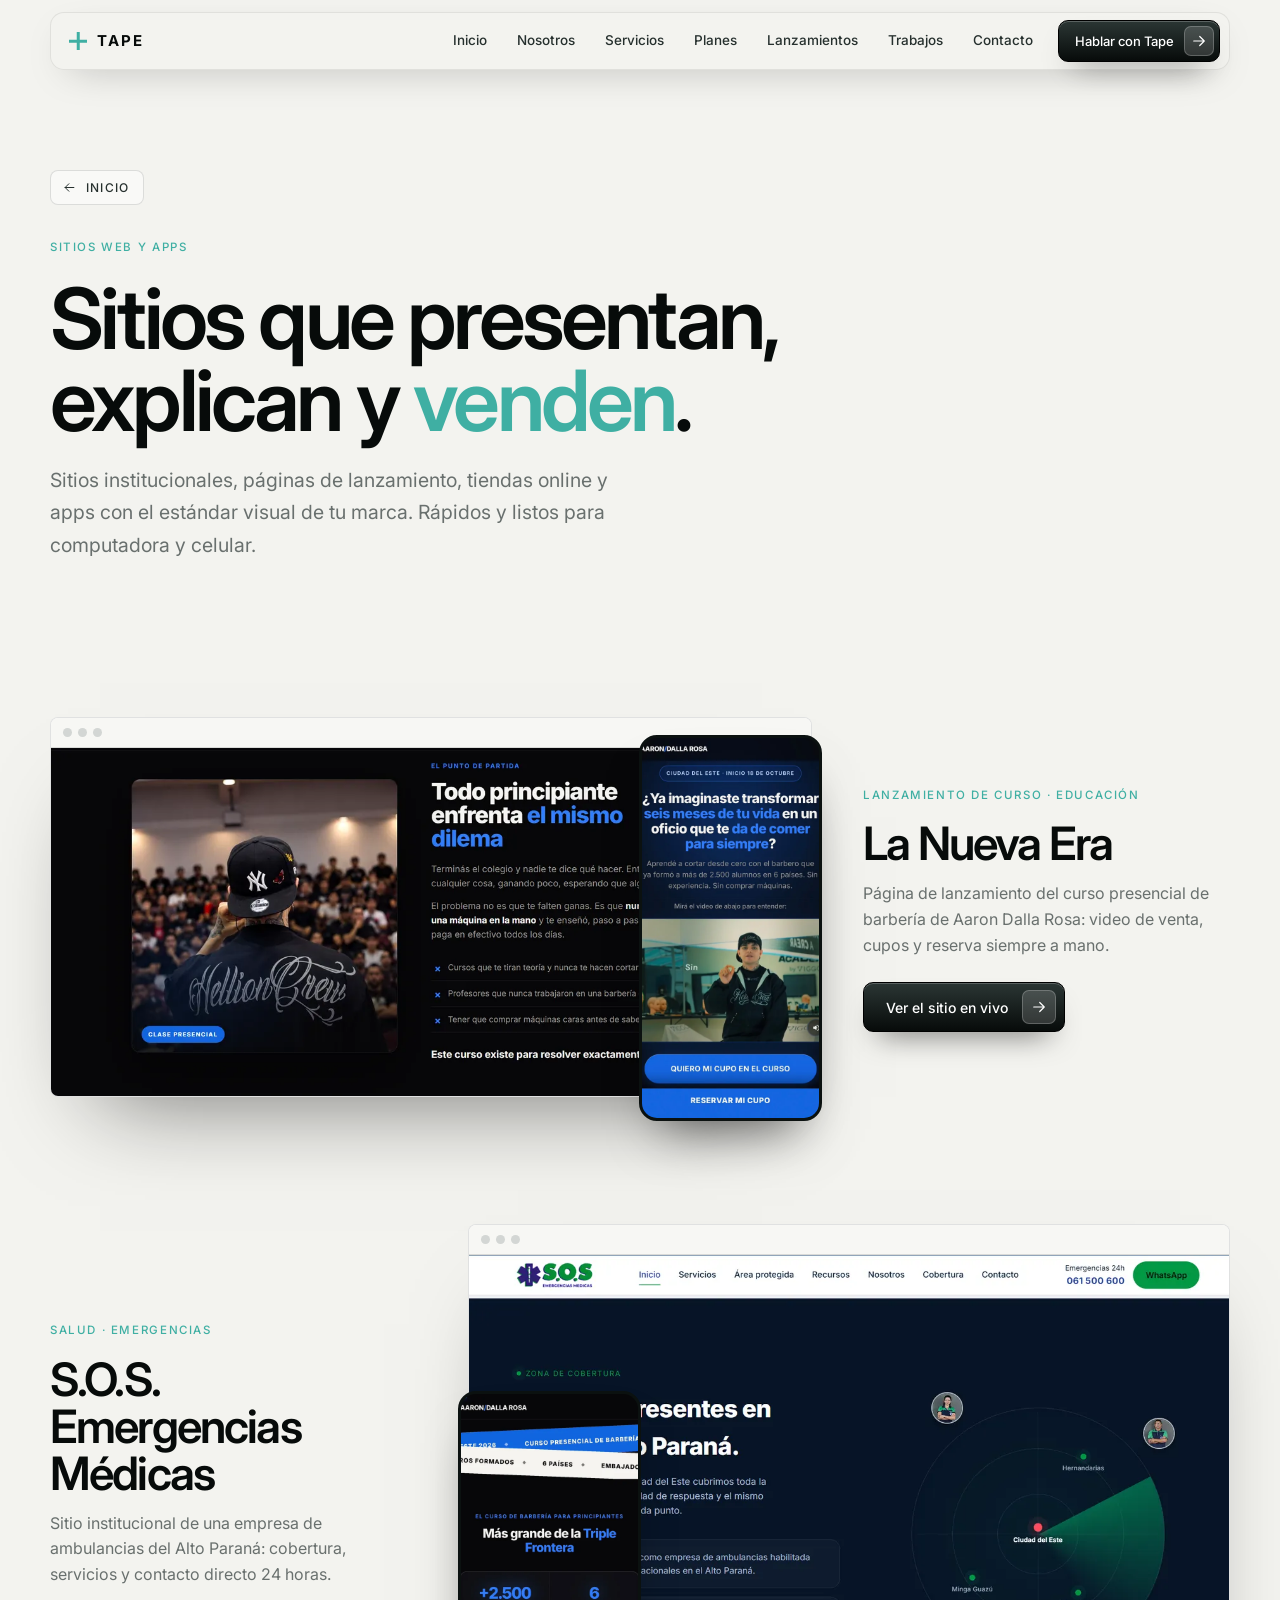
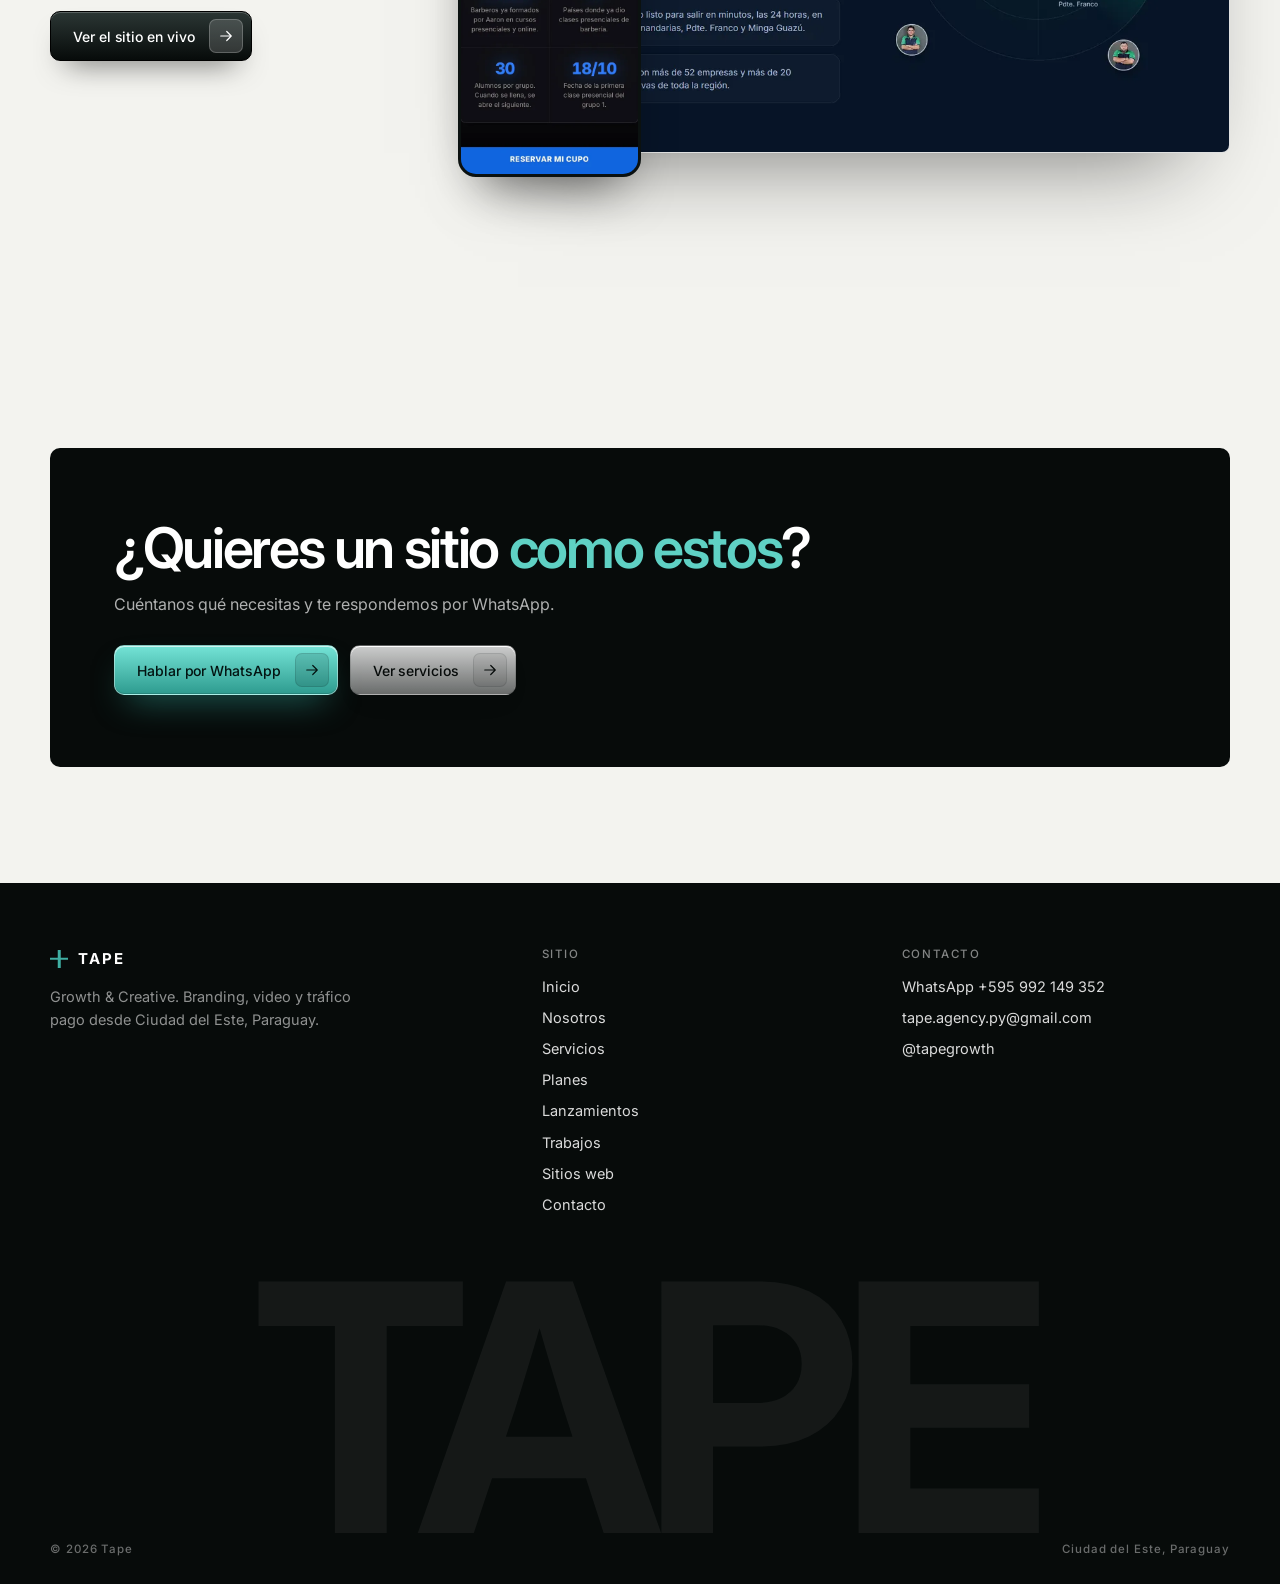
<file: sitios/index.html>
<!DOCTYPE html>
<html lang="es-PY">
<head>
<meta charset="utf-8">
<meta name="viewport" content="width=device-width, initial-scale=1, viewport-fit=cover">
<title>Sitios web y apps | Tape</title>
<meta name="description" content="Sitios institucionales, páginas de lanzamiento, tiendas online y apps hechos por Tape.">
<link rel="canonical" href="https://tapegrowth.agency/sitios/">
<meta property="og:type" content="website">
<meta property="og:title" content="Sitios web y apps | Tape">
<meta property="og:description" content="Sitios institucionales, páginas de lanzamiento, tiendas online y apps hechos por Tape.">
<meta property="og:url" content="https://tapegrowth.agency/sitios/">
<meta name="theme-color" content="#070b0a">
<link rel="preconnect" href="https://fonts.googleapis.com">
<link rel="preconnect" href="https://fonts.gstatic.com" crossorigin>
<link href="https://fonts.googleapis.com/css2?family=Inter:wght@300;400;500;600;700&display=swap" rel="stylesheet">
<link rel="stylesheet" href="/assets/site.css">

</head>
<body>
<div class="pgb"></div><header class="hd"><div class="bar"><a class="logo" href="/"><span class="mk"></span>TAPE</a><nav class="nv"><a class="l" href="/">Inicio</a><a class="l" href="/nosotros/">Nosotros</a><a class="l" href="/servicios/">Servicios</a><a class="l" href="/planes/">Planes</a><a class="l" href="/lanzamientos/">Lanzamientos</a><a class="l" href="/trabajos/">Trabajos</a><a class="l" href="/contacto/">Contacto</a><a class="gb lt sm" data-wa="Hola, quiero hablar con Tape.">Hablar con Tape<span class="ar"><svg class="ic" viewBox="0 0 24 24"><path d="M5 12h14M13 6l6 6-6 6"/></svg></span></a><button class="mt" aria-label="Menú"><i></i></button></nav></div></header><div class="mm"><div class="pn"><a class="l" href="/">Inicio</a><a class="l" href="/nosotros/">Nosotros</a><a class="l" href="/servicios/">Servicios</a><a class="l" href="/planes/">Planes</a><a class="l" href="/lanzamientos/">Lanzamientos</a><a class="l" href="/trabajos/">Trabajos</a><a class="l" href="/sitios/">Sitios web</a><a class="l" href="/contacto/">Contacto</a><a class="gb te" data-wa="Hola, quiero hablar con Tape.">WhatsApp<span class="ar"><svg class="ic" viewBox="0 0 24 24"><path d="M5 12h14M13 6l6 6-6 6"/></svg></span></a></div></div>
<main>
<section class="ph"><div class="wrap"><a class="back" href="/"><svg class="ic" viewBox="0 0 24 24"><path d="M5 12h14M13 6l6 6-6 6"/></svg> Inicio</a><br><span class="tg rv">Sitios web y apps</span><h1 class="rv">Sitios que presentan, explican y <em>venden</em>.</h1><p class="ld rv">Sitios institucionales, páginas de lanzamiento, tiendas online y apps con el estándar visual de tu marca. Rápidos y listos para computadora y celular.</p></div></section><section class="sec" style="padding-top:20px"><div class="wrap"><div class="sx"><div class="vis rv"><div class="bw"><div class="bar"><i></i><i></i><i></i></div><img src="/media/aron-desk-1.webp" width="1200" height="549" alt="Sitio La Nueva Era"></div><div class="mob"><img src="/media/aron-mob-1.webp" width="560" height="1074" alt=""></div></div><div class="rv"><span class="tg">Lanzamiento de curso · Educación</span><h2>La Nueva Era</h2><p>Página de lanzamiento del curso presencial de barbería de Aaron Dalla Rosa: video de venta, cupos y reserva siempre a mano.</p><a class="gb lt" href="https://www.nuevaeraacademy.site" target="_blank" rel="noopener">Ver el sitio en vivo<span class="ar"><svg class="ic" viewBox="0 0 24 24"><path d="M5 12h14M13 6l6 6-6 6"/></svg></span></a></div></div><div class="sx"><div class="vis rv"><div class="bw"><div class="bar"><i></i><i></i><i></i></div><img src="/media/sos-desk.webp" width="1200" height="785" alt="Sitio S.O.S. Emergencias Médicas"></div><div class="mob"><img src="/media/aron-mob-2.webp" width="560" height="1076" alt=""></div></div><div class="rv"><span class="tg">Salud · Emergencias</span><h2>S.O.S. Emergencias Médicas</h2><p>Sitio institucional de una empresa de ambulancias del Alto Paraná: cobertura, servicios y contacto directo 24 horas.</p><a class="gb lt" href="https://siteoficial-wine.vercel.app/index.html" target="_blank" rel="noopener">Ver el sitio en vivo<span class="ar"><svg class="ic" viewBox="0 0 24 24"><path d="M5 12h14M13 6l6 6-6 6"/></svg></span></a></div></div></div></section><section class="sec"><div class="wrap"><div class="cta rv"><h2>¿Quieres un sitio <em>como estos</em>?</h2><p>Cuéntanos qué necesitas y te respondemos por WhatsApp.</p><div class="row"><a class="gb te" data-wa="Hola, quiero un sitio web con Tape.">Hablar por WhatsApp<span class="ar"><svg class="ic" viewBox="0 0 24 24"><path d="M5 12h14M13 6l6 6-6 6"/></svg></span></a><a class="gb ol" href="/servicios/">Ver servicios<span class="ar"><svg class="ic" viewBox="0 0 24 24"><path d="M5 12h14M13 6l6 6-6 6"/></svg></span></a></div></div></div></section>
</main>
<footer class="ft"><div class="wrap"><div class="gr">
<div><a class="logo" href="/"><span class="mk"></span>TAPE</a><p>Growth &amp; Creative. Branding, video y tráfico pago desde Ciudad del Este, Paraguay.</p></div>
<div><h4>Sitio</h4><ul><li><a href="/">Inicio</a></li><li><a href="/nosotros/">Nosotros</a></li><li><a href="/servicios/">Servicios</a></li><li><a href="/planes/">Planes</a></li><li><a href="/lanzamientos/">Lanzamientos</a></li><li><a href="/trabajos/">Trabajos</a></li><li><a href="/sitios/">Sitios web</a></li><li><a href="/contacto/">Contacto</a></li></ul></div>
<div><h4>Contacto</h4><ul><li><a data-wa="Hola, quiero hablar con Tape.">WhatsApp +595 992 149 352</a></li><li><a href="mailto:tape.agency.py@gmail.com">tape.agency.py@gmail.com</a></li><li><a href="https://instagram.com/tapegrowth" target="_blank" rel="noopener">@tapegrowth</a></li></ul></div>
</div><div class="big">TAPE</div><div class="cp"><span>© 2026 Tape</span><span>Ciudad del Este, Paraguay</span></div></div></footer>
<nav class="tb" aria-label="Navegación"><a href="/"><svg class="ic" viewBox="0 0 24 24"><path d="M3 11l9-8 9 8v9a1 1 0 0 1-1 1h-5v-6H9v6H4a1 1 0 0 1-1-1z"/></svg><span>Inicio</span></a><a href="/planes/"><svg class="ic" viewBox="0 0 24 24"><path d="M3 12V4h8l10 10-8 8z"/><circle cx="7.5" cy="8.5" r="1"/></svg><span>Planes</span></a><a href="/trabajos/"><svg class="ic" viewBox="0 0 24 24"><rect x="3" y="5" width="18" height="14" rx="2"/><path d="m10.5 9.5 4 2.5-4 2.5z"/></svg><span>Trabajos</span></a><a href="/lanzamientos/"><svg class="ic" viewBox="0 0 24 24"><path d="M5 19c0-4 3-7 7-9m0 0c3-4 6-5 8-5 0 2-1 5-5 8m-3-3 3 3M5 19l3-1-2-2z"/></svg><span>Lanzar</span></a><a class="wa" data-wa="Hola, quiero hablar con Tape."><svg class="ic" viewBox="0 0 24 24"><path d="M3 21l1.6-5A8.5 8.5 0 1 1 8 19.4z"/></svg><span>WhatsApp</span></a></nav>
<script src="/assets/site.js"></script>
</body>
</html>
</file>
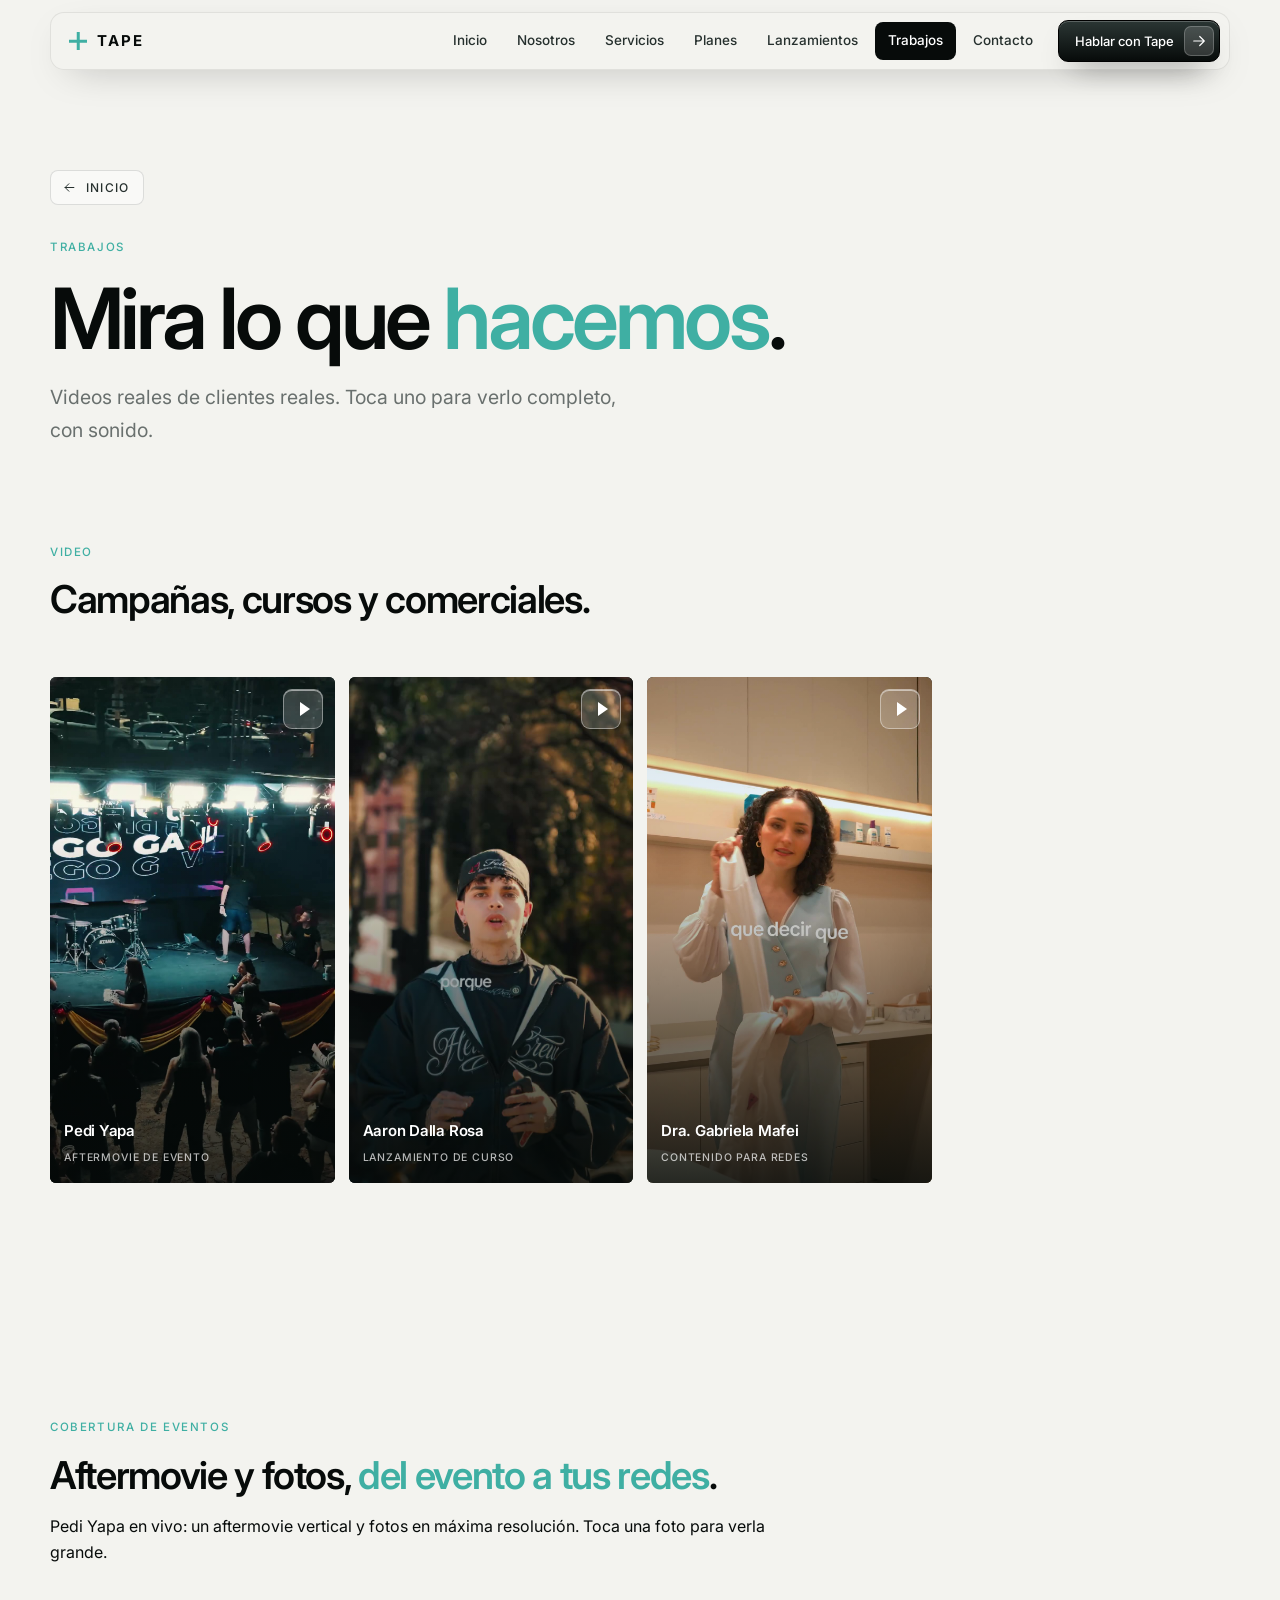
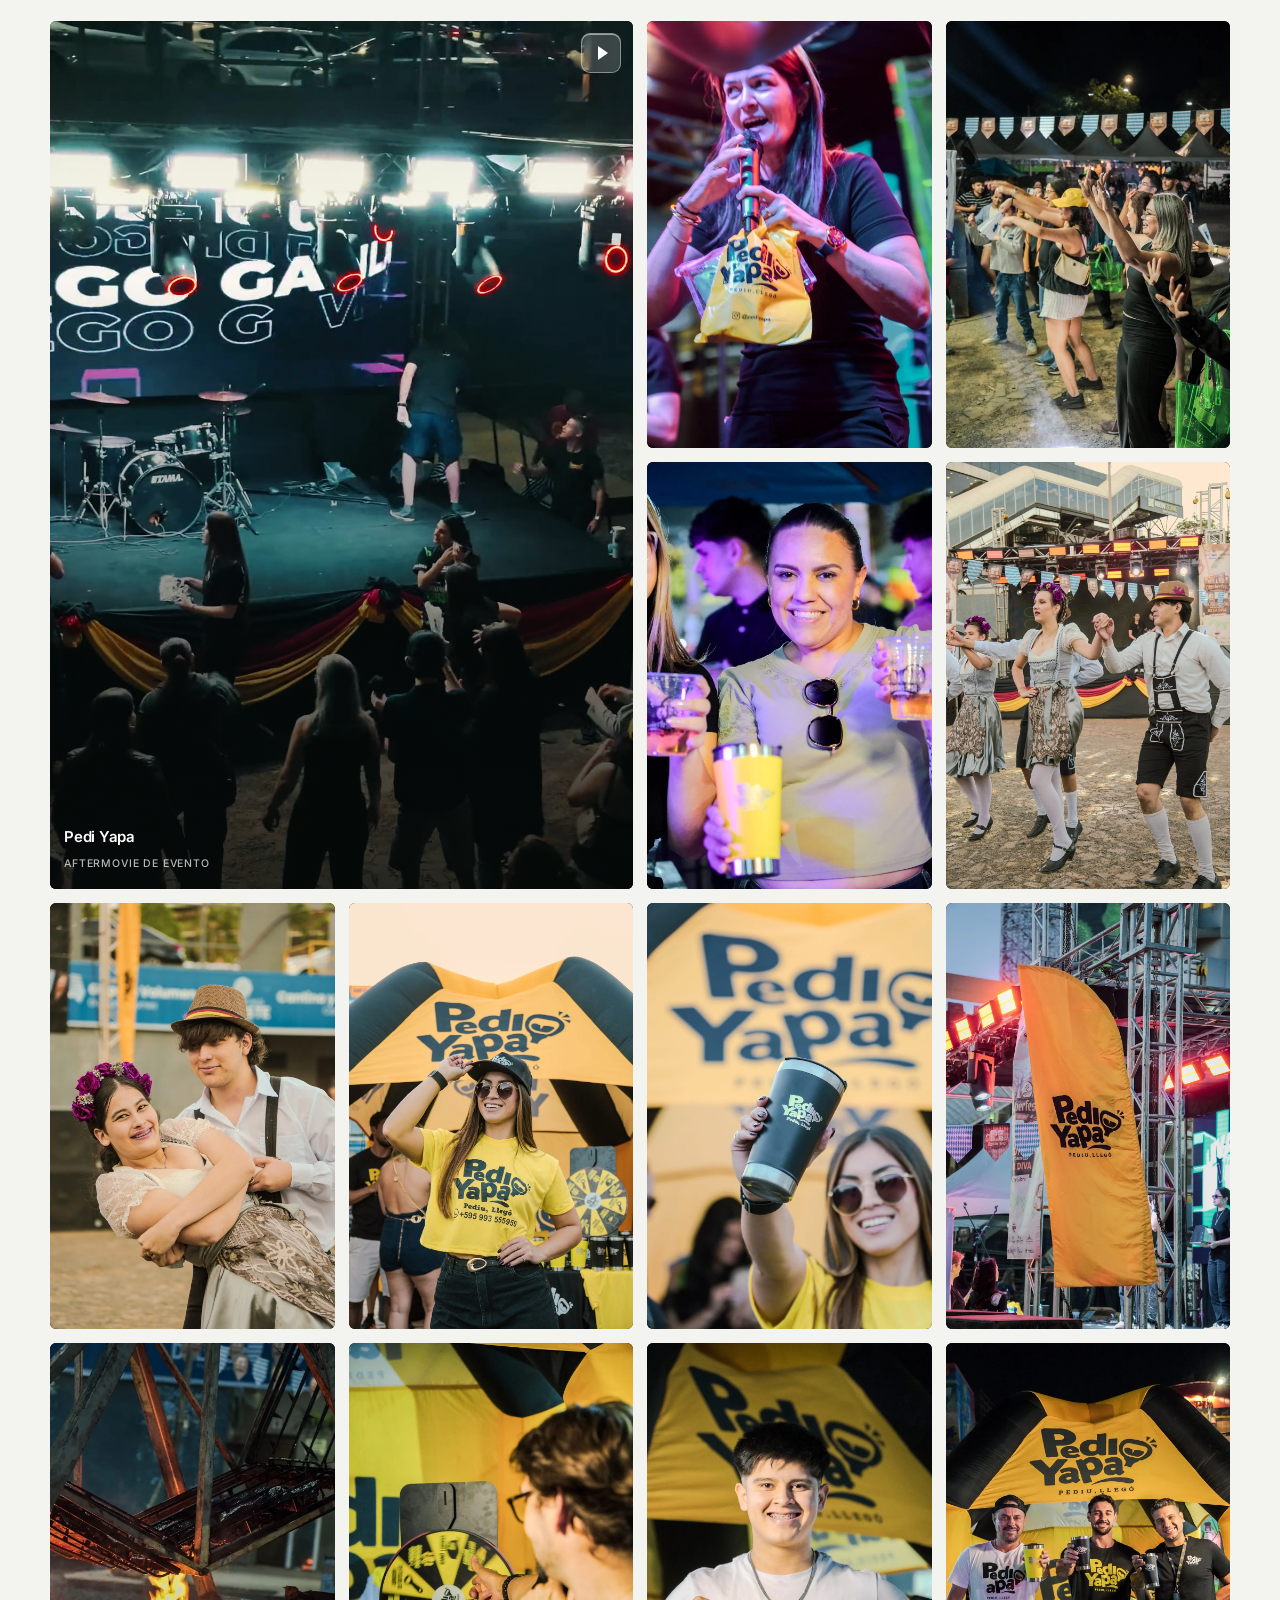
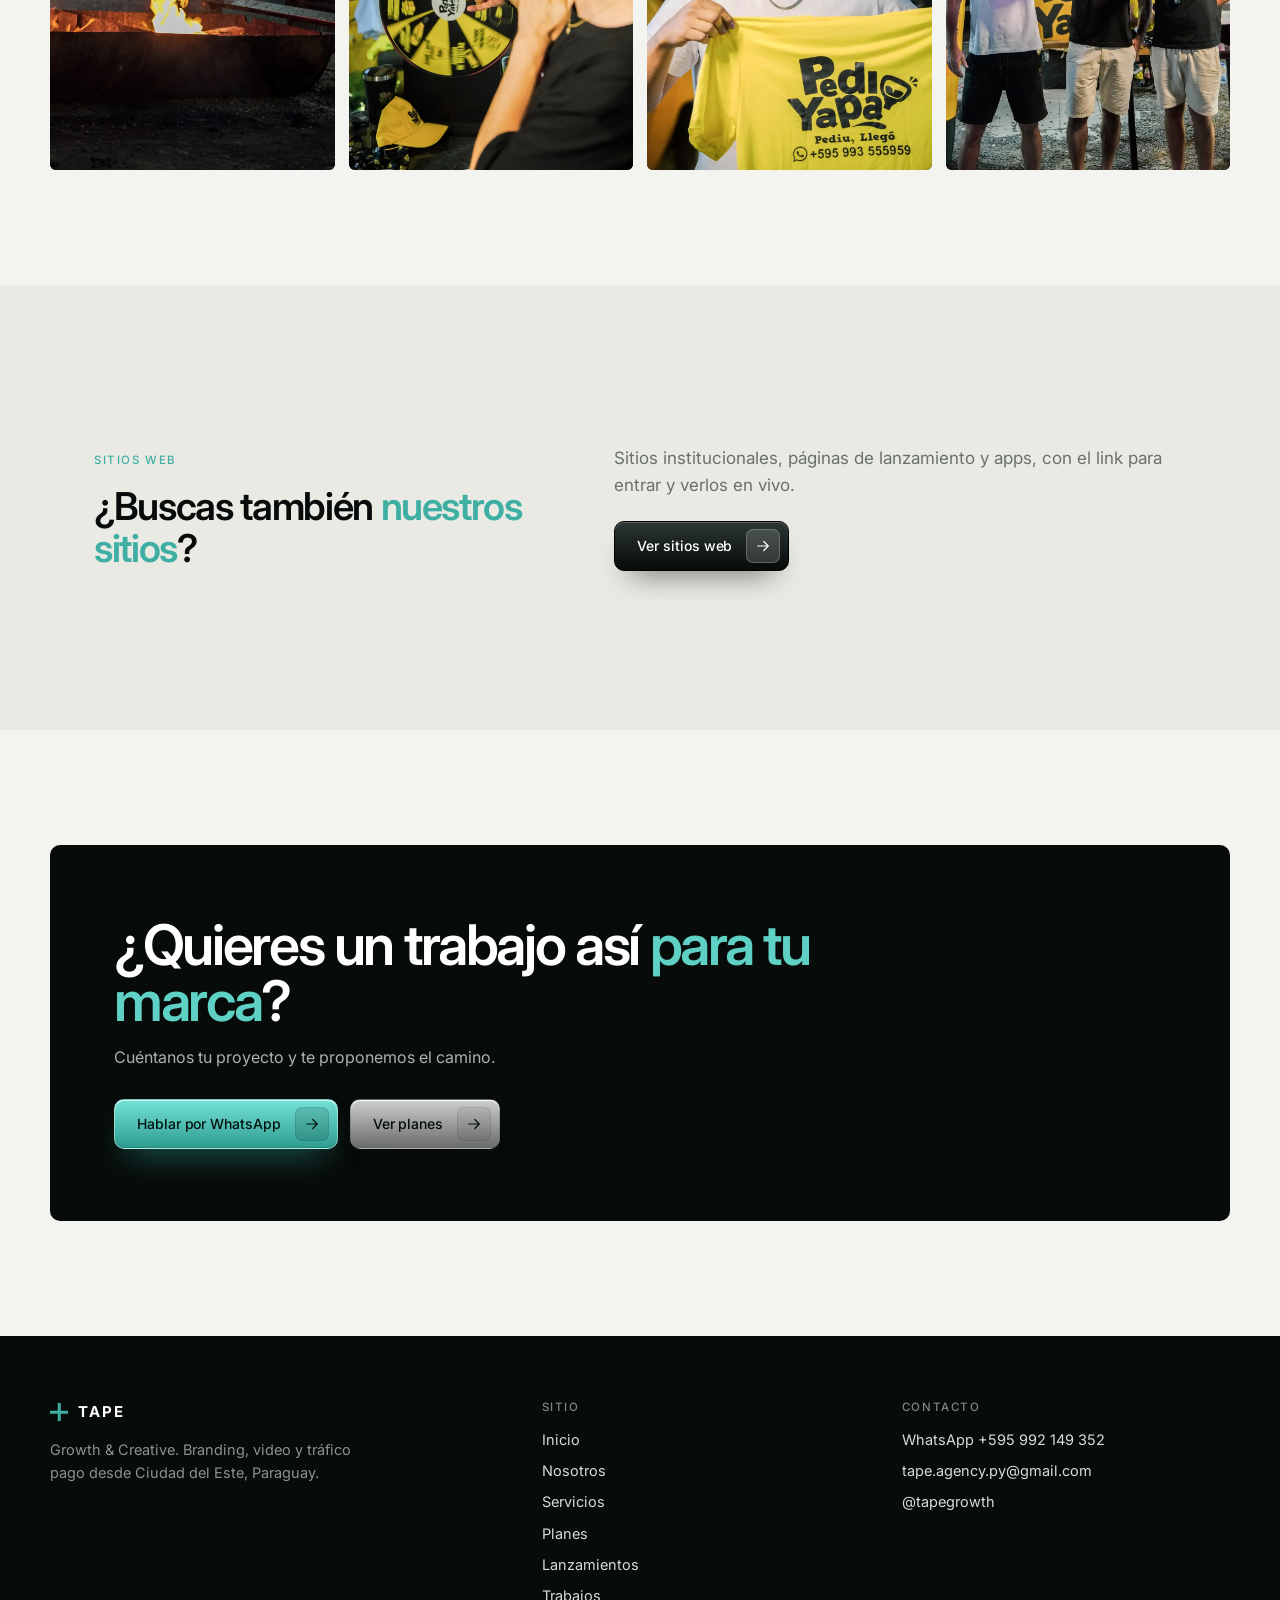
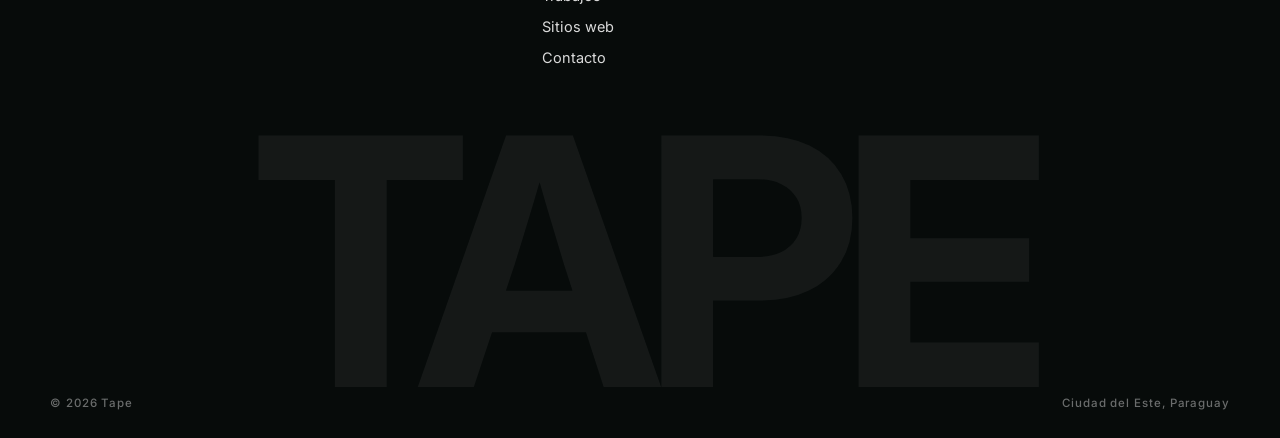
<file: trabajos/index.html>
<!DOCTYPE html>
<html lang="es-PY">
<head>
<meta charset="utf-8">
<meta name="viewport" content="width=device-width, initial-scale=1, viewport-fit=cover">
<title>Trabajos | Tape</title>
<meta name="description" content="Videos producidos por Tape en Ciudad del Este.">
<link rel="canonical" href="https://tapegrowth.agency/trabajos/">
<meta property="og:type" content="website">
<meta property="og:title" content="Trabajos | Tape">
<meta property="og:description" content="Videos producidos por Tape en Ciudad del Este.">
<meta property="og:url" content="https://tapegrowth.agency/trabajos/">
<meta name="theme-color" content="#070b0a">
<link rel="preconnect" href="https://fonts.googleapis.com">
<link rel="preconnect" href="https://fonts.gstatic.com" crossorigin>
<link href="https://fonts.googleapis.com/css2?family=Inter:wght@300;400;500;600;700&display=swap" rel="stylesheet">
<link rel="stylesheet" href="/assets/site.css">

</head>
<body>
<div class="pgb"></div><header class="hd"><div class="bar"><a class="logo" href="/"><span class="mk"></span>TAPE</a><nav class="nv"><a class="l" href="/">Inicio</a><a class="l" href="/nosotros/">Nosotros</a><a class="l" href="/servicios/">Servicios</a><a class="l" href="/planes/">Planes</a><a class="l" href="/lanzamientos/">Lanzamientos</a><a class="l on" href="/trabajos/">Trabajos</a><a class="l" href="/contacto/">Contacto</a><a class="gb lt sm" data-wa="Hola, quiero hablar con Tape.">Hablar con Tape<span class="ar"><svg class="ic" viewBox="0 0 24 24"><path d="M5 12h14M13 6l6 6-6 6"/></svg></span></a><button class="mt" aria-label="Menú"><i></i></button></nav></div></header><div class="mm"><div class="pn"><a class="l" href="/">Inicio</a><a class="l" href="/nosotros/">Nosotros</a><a class="l" href="/servicios/">Servicios</a><a class="l" href="/planes/">Planes</a><a class="l" href="/lanzamientos/">Lanzamientos</a><a class="l" href="/trabajos/">Trabajos</a><a class="l" href="/sitios/">Sitios web</a><a class="l" href="/contacto/">Contacto</a><a class="gb te" data-wa="Hola, quiero hablar con Tape.">WhatsApp<span class="ar"><svg class="ic" viewBox="0 0 24 24"><path d="M5 12h14M13 6l6 6-6 6"/></svg></span></a></div></div>
<main>
<section class="ph"><div class="wrap"><a class="back" href="/"><svg class="ic" viewBox="0 0 24 24"><path d="M5 12h14M13 6l6 6-6 6"/></svg> Inicio</a><br><span class="tg rv">Trabajos</span><h1 class="rv">Mira lo que <em>hacemos</em>.</h1><p class="ld rv">Videos reales de clientes reales. Toca uno para verlo completo, con sonido.</p></div></section><section class="sec" style="padding-top:20px"><div class="wrap"><div class="sh"><span class="tg rv">Video</span><h2 class="d3 rv">Campañas, cursos y comerciales.</h2></div><div class="vg"><button class="vc rv" data-t="Pedi Yapa | Aftermovie de evento" data-s="/media/pediyapa.mp4" data-p="/media/pediyapa.jpg"><img loading="lazy" alt="Pedi Yapa" src="/media/pediyapa.jpg"><span class="pl2"></span><span class="tt"><b>Pedi Yapa</b><span>Aftermovie de evento</span></span></button><button class="vc rv" data-t="Aaron Dalla Rosa | Lanzamiento de curso" data-s="/media/aaron.mp4" data-p="/media/aaron.jpg"><img loading="lazy" alt="Aaron Dalla Rosa" src="/media/aaron.jpg"><span class="pl2"></span><span class="tt"><b>Aaron Dalla Rosa</b><span>Lanzamiento de curso</span></span></button><button class="vc rv" data-t="Dra. Gabriela Mafei | Contenido para redes" data-s="/media/mafei.mp4" data-p="/media/mafei.jpg"><img loading="lazy" alt="Dra. Gabriela Mafei" src="/media/mafei.jpg"><span class="pl2"></span><span class="tt"><b>Dra. Gabriela Mafei</b><span>Contenido para redes</span></span></button></div></div></section><section class="sec"><div class="wrap"><div class="sh"><span class="tg rv">Cobertura de eventos</span><h2 class="d3 rv">Aftermovie y fotos, <em>del evento a tus redes</em>.</h2><p class="rv">Pedi Yapa en vivo: un aftermovie vertical y fotos en máxima resolución. Toca una foto para verla grande.</p></div><div class="evg"><button class="vc evv rv" data-t="Pedi Yapa | Aftermovie de evento" data-s="/media/pediyapa.mp4" data-p="/media/pediyapa.jpg"><img loading="lazy" alt="Pedi Yapa" src="/media/pediyapa.jpg"><span class="pl2"></span><span class="tt"><b>Pedi Yapa</b><span>Aftermovie de evento</span></span></button><button class="evp rv" data-i="/media/ev/e40.webp" aria-label="Ver foto"><img loading="lazy" decoding="async" alt="Cobertura de evento, Pedi Yapa" src="/media/ev/e40.webp"></button><button class="evp rv" data-i="/media/ev/e31.webp" aria-label="Ver foto"><img loading="lazy" decoding="async" alt="Cobertura de evento, Pedi Yapa" src="/media/ev/e31.webp"></button><button class="evp rv" data-i="/media/ev/e20.webp" aria-label="Ver foto"><img loading="lazy" decoding="async" alt="Cobertura de evento, Pedi Yapa" src="/media/ev/e20.webp"></button><button class="evp rv" data-i="/media/ev/e59.webp" aria-label="Ver foto"><img loading="lazy" decoding="async" alt="Cobertura de evento, Pedi Yapa" src="/media/ev/e59.webp"></button><button class="evp rv" data-i="/media/ev/e57.webp" aria-label="Ver foto"><img loading="lazy" decoding="async" alt="Cobertura de evento, Pedi Yapa" src="/media/ev/e57.webp"></button><button class="evp rv" data-i="/media/ev/e65.webp" aria-label="Ver foto"><img loading="lazy" decoding="async" alt="Cobertura de evento, Pedi Yapa" src="/media/ev/e65.webp"></button><button class="evp rv" data-i="/media/ev/e68.webp" aria-label="Ver foto"><img loading="lazy" decoding="async" alt="Cobertura de evento, Pedi Yapa" src="/media/ev/e68.webp"></button><button class="evp rv" data-i="/media/ev/e47.webp" aria-label="Ver foto"><img loading="lazy" decoding="async" alt="Cobertura de evento, Pedi Yapa" src="/media/ev/e47.webp"></button><button class="evp rv" data-i="/media/ev/e46.webp" aria-label="Ver foto"><img loading="lazy" decoding="async" alt="Cobertura de evento, Pedi Yapa" src="/media/ev/e46.webp"></button><button class="evp rv" data-i="/media/ev/e14.webp" aria-label="Ver foto"><img loading="lazy" decoding="async" alt="Cobertura de evento, Pedi Yapa" src="/media/ev/e14.webp"></button><button class="evp rv" data-i="/media/ev/e26.webp" aria-label="Ver foto"><img loading="lazy" decoding="async" alt="Cobertura de evento, Pedi Yapa" src="/media/ev/e26.webp"></button><button class="evp rv" data-i="/media/ev/e01.webp" aria-label="Ver foto"><img loading="lazy" decoding="async" alt="Cobertura de evento, Pedi Yapa" src="/media/ev/e01.webp"></button></div></div></section><section class="sec alt"><div class="wrap"><div class="com rv" style="background:transparent"><div><span class="tg">Sitios web</span><h2 class="d3" style="margin-top:14px">¿Buscas también <em>nuestros sitios</em>?</h2></div><div><p style="margin-bottom:22px">Sitios institucionales, páginas de lanzamiento y apps, con el link para entrar y verlos en vivo.</p><a class="gb lt" href="/sitios/">Ver sitios web<span class="ar"><svg class="ic" viewBox="0 0 24 24"><path d="M5 12h14M13 6l6 6-6 6"/></svg></span></a></div></div></div></section><section class="sec"><div class="wrap"><div class="cta rv"><h2>¿Quieres un trabajo así <em>para tu marca</em>?</h2><p>Cuéntanos tu proyecto y te proponemos el camino.</p><div class="row"><a class="gb te" data-wa="Hola, vi los trabajos de Tape y quiero uno para mi marca.">Hablar por WhatsApp<span class="ar"><svg class="ic" viewBox="0 0 24 24"><path d="M5 12h14M13 6l6 6-6 6"/></svg></span></a><a class="gb ol" href="/planes/">Ver planes<span class="ar"><svg class="ic" viewBox="0 0 24 24"><path d="M5 12h14M13 6l6 6-6 6"/></svg></span></a></div></div></div></section>
</main>
<footer class="ft"><div class="wrap"><div class="gr">
<div><a class="logo" href="/"><span class="mk"></span>TAPE</a><p>Growth &amp; Creative. Branding, video y tráfico pago desde Ciudad del Este, Paraguay.</p></div>
<div><h4>Sitio</h4><ul><li><a href="/">Inicio</a></li><li><a href="/nosotros/">Nosotros</a></li><li><a href="/servicios/">Servicios</a></li><li><a href="/planes/">Planes</a></li><li><a href="/lanzamientos/">Lanzamientos</a></li><li><a href="/trabajos/">Trabajos</a></li><li><a href="/sitios/">Sitios web</a></li><li><a href="/contacto/">Contacto</a></li></ul></div>
<div><h4>Contacto</h4><ul><li><a data-wa="Hola, quiero hablar con Tape.">WhatsApp +595 992 149 352</a></li><li><a href="mailto:tape.agency.py@gmail.com">tape.agency.py@gmail.com</a></li><li><a href="https://instagram.com/tapegrowth" target="_blank" rel="noopener">@tapegrowth</a></li></ul></div>
</div><div class="big">TAPE</div><div class="cp"><span>© 2026 Tape</span><span>Ciudad del Este, Paraguay</span></div></div></footer>
<nav class="tb" aria-label="Navegación"><a href="/"><svg class="ic" viewBox="0 0 24 24"><path d="M3 11l9-8 9 8v9a1 1 0 0 1-1 1h-5v-6H9v6H4a1 1 0 0 1-1-1z"/></svg><span>Inicio</span></a><a href="/planes/"><svg class="ic" viewBox="0 0 24 24"><path d="M3 12V4h8l10 10-8 8z"/><circle cx="7.5" cy="8.5" r="1"/></svg><span>Planes</span></a><a href="/trabajos/" class="on"><svg class="ic" viewBox="0 0 24 24"><rect x="3" y="5" width="18" height="14" rx="2"/><path d="m10.5 9.5 4 2.5-4 2.5z"/></svg><span>Trabajos</span></a><a href="/lanzamientos/"><svg class="ic" viewBox="0 0 24 24"><path d="M5 19c0-4 3-7 7-9m0 0c3-4 6-5 8-5 0 2-1 5-5 8m-3-3 3 3M5 19l3-1-2-2z"/></svg><span>Lanzar</span></a><a class="wa" data-wa="Hola, quiero hablar con Tape."><svg class="ic" viewBox="0 0 24 24"><path d="M3 21l1.6-5A8.5 8.5 0 1 1 8 19.4z"/></svg><span>WhatsApp</span></a></nav>
<script src="/assets/site.js"></script>
</body>
</html>
</file>
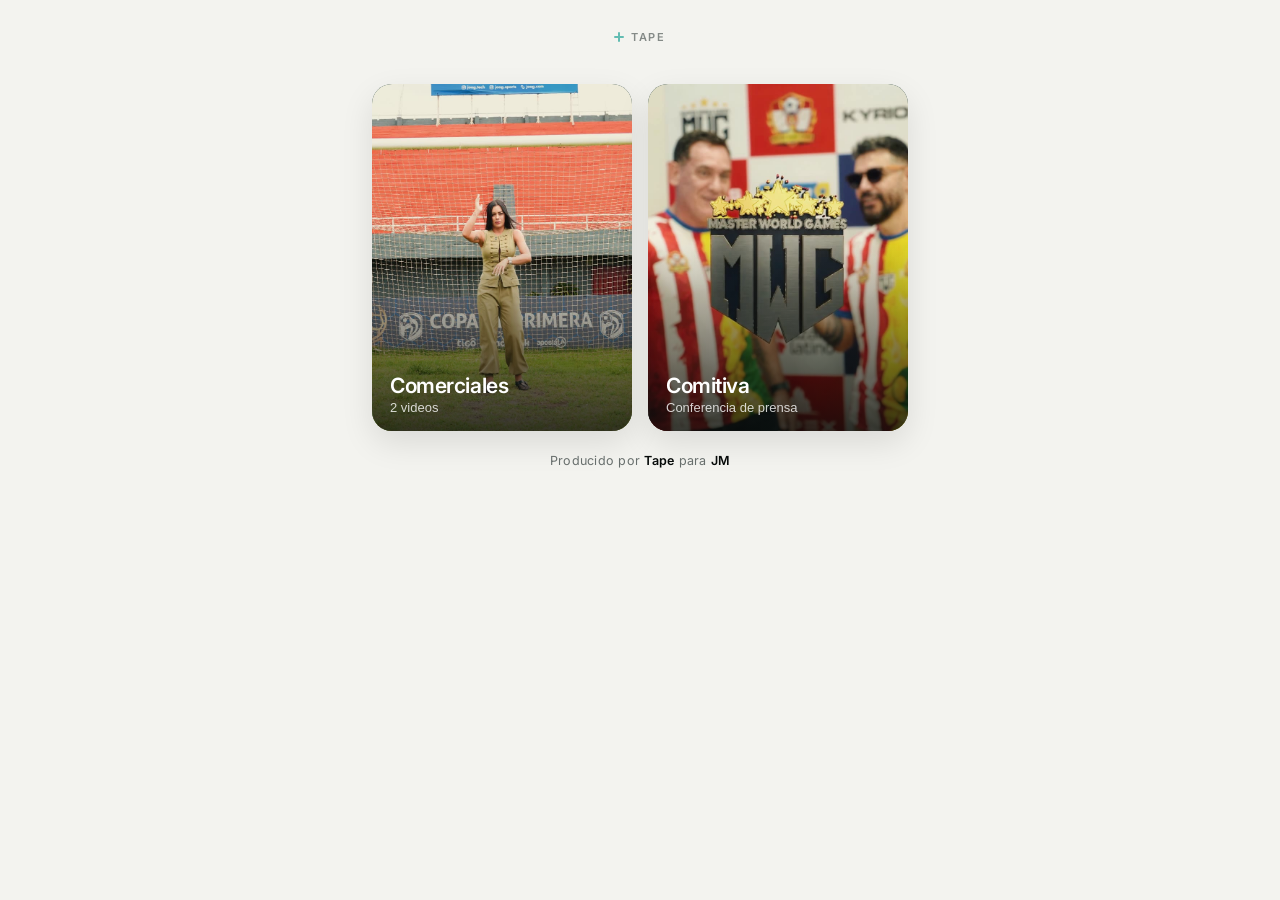
<file: e/mwg-774fc5/index.html>
<!DOCTYPE html>
<html lang="es-PY">
<head>
<meta charset="utf-8">
<meta name="viewport" content="width=device-width, initial-scale=1, viewport-fit=cover">
<title>MWG</title>
<meta name="robots" content="noindex, nofollow">
<meta name="theme-color" content="#f3f3ef">
<link rel="preconnect" href="https://fonts.googleapis.com">
<link rel="preconnect" href="https://fonts.gstatic.com" crossorigin>
<link href="https://fonts.googleapis.com/css2?family=Inter:wght@400;500;600;700&display=swap" rel="stylesheet">
<style>
:root{--paper:#f3f3ef;--paper2:#eaeae4;--ink:#070b0a;--muted:#69706e;--teal:#3FAFA3;--deep:#0F2E2B;--line:rgba(7,11,10,.12)}
*{box-sizing:border-box;margin:0;padding:0}
body{font-family:Inter,system-ui,sans-serif;background:var(--paper);color:var(--ink);-webkit-font-smoothing:antialiased;min-height:100vh}
.wrap{max-width:1080px;margin:0 auto;padding:0 20px}
header{padding:30px 0 6px;display:flex;justify-content:center}
.logo{display:inline-flex;align-items:center;gap:7px;font-weight:600;letter-spacing:.18em;font-size:11px;color:var(--muted);opacity:.8}
.mk{position:relative;width:10px;height:10px}.mk:before,.mk:after{content:"";position:absolute;background:var(--teal);border-radius:1px}
.mk:before{left:0;top:4px;width:10px;height:2px}.mk:after{left:4px;top:0;width:2px;height:10px}
.hero{padding:48px 0 34px}
.tg{display:inline-block;font-size:12px;font-weight:600;letter-spacing:.1em;text-transform:uppercase;color:var(--teal);margin-bottom:14px}
h1{font-weight:500;font-size:clamp(38px,7vw,64px);letter-spacing:-.045em;line-height:1}
h1 em{font-style:normal;color:var(--teal)}
.ld{margin-top:16px;color:var(--muted);font-size:16px;max-width:560px;line-height:1.5}
h2{font-weight:600;font-size:22px;letter-spacing:-.02em;margin:34px 0 16px;display:flex;align-items:baseline;justify-content:center;gap:10px}
h2 small{font-size:13px;font-weight:500;color:var(--muted);letter-spacing:0}
.vg{display:flex;flex-wrap:wrap;gap:16px;justify-content:center}.vg>.vc{width:240px;max-width:100%}
.vc{background:#fff;border-radius:18px;overflow:hidden;box-shadow:0 1px 2px rgba(7,11,10,.06),0 12px 32px rgba(7,11,10,.06)}
.th{position:relative;aspect-ratio:9/16;background:linear-gradient(160deg,#16211f,#0F2E2B);display:flex;align-items:center;justify-content:center;overflow:hidden}
.th img,.th video{position:absolute;inset:0;width:100%;height:100%;object-fit:cover;background:#000}
.th .ph{position:relative;color:rgba(255,255,255,.55);font-size:13px;font-weight:500;text-align:center;padding:16px}
.th.land{aspect-ratio:16/10}
.vb{padding:14px 16px 16px}
.vb b{display:block;font-size:16px;font-weight:600;letter-spacing:-.01em}
.vb span{display:block;font-size:13px;color:var(--muted);margin-top:2px}
.dl{margin-top:12px;display:flex;align-items:center;justify-content:center;gap:8px;width:100%;height:46px;border-radius:999px;border:0;background:var(--ink);color:#fff;font:600 14.5px Inter,sans-serif;text-decoration:none;cursor:pointer}
.dl:hover{background:var(--deep)}
.dl.off{background:var(--paper2);color:var(--muted);cursor:default}
.dl svg{width:17px;height:17px}
.pg{columns:4 150px;column-gap:10px}
.pg button{display:block;width:100%;margin:0 0 12px;padding:0;border:0;border-radius:12px;overflow:hidden;background:var(--paper2);cursor:zoom-in;break-inside:avoid;position:relative}
.pg img{display:block;width:100%;height:auto;transition:transform .8s cubic-bezier(.16,.8,.24,1)}
.pg button:hover img{transform:scale(1.04)}
.cats{display:grid;grid-template-columns:repeat(2,minmax(0,260px));gap:16px;justify-content:center;margin-top:34px}
.cat{position:relative;display:block;aspect-ratio:3/4;border:0;padding:0;border-radius:20px;overflow:hidden;cursor:pointer;background:#0F2E2B;box-shadow:0 12px 32px rgba(7,11,10,.10)}
.cat img{position:absolute;inset:0;width:100%;height:100%;object-fit:cover;transition:transform .8s cubic-bezier(.16,.8,.24,1)}
.cat:hover img{transform:scale(1.04)}
.cat:after{content:"";position:absolute;inset:0;background:linear-gradient(180deg,rgba(7,11,10,0) 45%,rgba(7,11,10,.78))}
.cat span{position:absolute;left:18px;right:18px;bottom:16px;z-index:1;text-align:left;color:#fff}
.cat b{display:block;font:600 21px Inter,sans-serif;letter-spacing:-.02em}
.cat i{display:block;font-style:normal;font-size:13px;opacity:.8;margin-top:2px}
.back{border:0;background:none;font:500 14px Inter,sans-serif;color:var(--muted);cursor:pointer;margin-top:22px;padding:6px 0}
.back:hover{color:var(--ink)}
#fotoMain button{display:block;width:100%;max-width:820px;margin:0 auto 12px;padding:0;border:0;border-radius:14px;overflow:hidden;cursor:zoom-in;background:var(--paper2)}
#fotoMain img{display:block;width:100%;height:auto}
@media (max-width:560px){.cats{grid-template-columns:repeat(2,minmax(0,1fr));gap:12px}.cat b{font-size:17px}}
.empty{background:#fff;border:1px dashed var(--line);border-radius:16px;padding:26px;color:var(--muted);font-size:14px;text-align:center}
footer{padding:56px 0 40px;color:var(--muted);font-size:13px;display:flex;justify-content:space-between;gap:12px;flex-wrap:wrap}
footer a{color:var(--ink);text-decoration:none;font-weight:500}
.lb{position:fixed;inset:0;background:rgba(7,11,10,.92);display:none;align-items:center;justify-content:center;z-index:50;padding:20px}
.lb.on{display:flex}
.lb img{max-width:100%;max-height:calc(100vh - 120px);border-radius:10px}
.lb .x{position:absolute;top:16px;right:16px;width:44px;height:44px;border-radius:50%;border:0;background:rgba(255,255,255,.12);color:#fff;font-size:26px;cursor:pointer}
.lb .nv{position:absolute;top:50%;transform:translateY(-50%);width:46px;height:46px;border-radius:50%;border:0;background:rgba(255,255,255,.12);color:#fff;font-size:26px;cursor:pointer}
.lb .pv{left:14px}.lb .nx{right:14px}
.lb .lbdl{position:absolute;bottom:20px;left:50%;transform:translateX(-50%);width:auto;padding:0 24px;background:#fff;color:var(--ink)}
</style>
</head>
<body>
<div class="wrap">
  <header><span class="logo"><span class="mk"></span>TAPE</span></header>

  <div id="home" class="view">
    <div class="cats">
      <button class="cat" data-go="comerciales"><img alt="" src="c01.jpg"><span><b>Comerciales</b><i id="nCom"></i></span></button>
      <button class="cat" data-go="comitiva"><img alt="" src="k01.jpg"><span><b>Comitiva</b><i>Conferencia de prensa</i></span></button>
    </div>
  </div>

  <div id="v-comerciales" class="view" hidden>
    <button class="back" data-go="">&#8249; Volver</button>
    <h2>Comerciales</h2>
    <div class="vg" id="comerciales"></div>
  </div>

  <div id="v-comitiva" class="view" hidden>
    <button class="back" data-go="">&#8249; Volver</button>
    <h2>Comitiva</h2>
    <div class="vg" id="cobertura"></div>
    <div id="fotosSec" style="display:none">
      <h2>Fotos <small id="fotosN"></small></h2>
      <div style="display:flex;justify-content:center;margin:-4px 0 16px"><a class="dl" style="width:auto;padding:0 22px;margin:0" href="fotos-comitiva-mwg.zip" download><svg viewBox="0 0 24 24" fill="none" stroke="currentColor" stroke-width="2.2" stroke-linecap="round" stroke-linejoin="round"><path d="M12 4v11M7 10l5 5 5-5M5 20h14"/></svg>Descargar todas las fotos</a></div>
      <div id="fotoMain"></div>
      <div class="pg" id="fotos"></div>
    </div>
  </div>
</div>

<div class="lb" id="lb" role="dialog" aria-label="Foto">
  <button class="x" aria-label="Cerrar">&times;</button>
  <button class="nv pv" aria-label="Anterior">&#8249;</button>
  <img alt="">
  <button class="nv nx" aria-label="Siguiente">&#8250;</button>
  <a class="dl lbdl" download><svg viewBox="0 0 24 24" fill="none" stroke="currentColor" stroke-width="2.2" stroke-linecap="round" stroke-linejoin="round"><path d="M12 4v11M7 10l5 5 5-5M5 20h14"/></svg>Descargar foto</a>
</div>

<script>
/* ====== CONTENIDO (editar acá) ======
   drive: link del archivo en Google Drive (compartido como "Cualquier persona con el enlace").
   Sin link = aparece como "Próximamente". */
const COMERCIALES = [
  { title: 'Comercial 01', sub: 'Video comercial', drive: 'https://drive.google.com/file/d/1NJyuTnSf3wRUXGxFtyS3Ww_ww8cEsFxi/view?usp=drivesdk', poster: 'c01.jpg', preview: 'c01.mp4' },
  { title: 'Comercial 02', sub: 'Video comercial', drive: 'https://drive.google.com/file/d/1FQIx1Hqfw-cGliGl5z398ZJFe1jhc63f/view?usp=drivesdk', poster: 'c02.jpg', preview: 'c02.mp4' },
];
const COBERTURA = [
  { title: 'Comitiva', sub: 'Conferencia de prensa', drive: 'https://drive.google.com/file/d/1W_BssXILErj8xLEqHEdiuwsELbvXmkcf/view?usp=drivesdk', poster: 'k01.jpg', preview: 'k01.mp4' },
];
// Fotos: un objeto por foto. src = imagen liviana para mostrar; drive = original para descargar (opcional)
const FOTOS = [
  { src: 't/mwg-01.webp', file: 'f/mwg-01.jpg' },
  { src: 't/mwg-02.webp', file: 'f/mwg-02.jpg' },
  { src: 't/mwg-03.webp', file: 'f/mwg-03.jpg' },
  { src: 't/mwg-04.webp', file: 'f/mwg-04.jpg' },
  { src: 't/mwg-05.webp', file: 'f/mwg-05.jpg' },
  { src: 't/mwg-06.webp', file: 'f/mwg-06.jpg' },
  { src: 't/mwg-07.webp', file: 'f/mwg-07.jpg' },
  { src: 't/mwg-08.webp', file: 'f/mwg-08.jpg' },
  { src: 't/mwg-09.webp', file: 'f/mwg-09.jpg' },
  { src: 't/mwg-10.webp', file: 'f/mwg-10.jpg' },
  { src: 't/mwg-11.webp', file: 'f/mwg-11.jpg' },
  { src: 't/mwg-12.webp', file: 'f/mwg-12.jpg' },
  { src: 't/mwg-13.webp', file: 'f/mwg-13.jpg' },
  { src: 't/mwg-14.webp', file: 'f/mwg-14.jpg' },
  { src: 't/mwg-15.webp', file: 'f/mwg-15.jpg' },
  { src: 't/mwg-16.webp', file: 'f/mwg-16.jpg' },
  { src: 't/mwg-17.webp', file: 'f/mwg-17.jpg' },
  { src: 't/mwg-18.webp', file: 'f/mwg-18.jpg' },
  { src: 't/mwg-19.webp', file: 'f/mwg-19.jpg' },
  { src: 't/mwg-20.webp', file: 'f/mwg-20.jpg' },
  { src: 't/mwg-21.webp', file: 'f/mwg-21.jpg' },
  { src: 't/mwg-22.webp', file: 'f/mwg-22.jpg' },
  { src: 't/mwg-23.webp', file: 'f/mwg-23.jpg' },
  { src: 't/mwg-24.webp', file: 'f/mwg-24.jpg' },
  { src: 't/mwg-25.webp', file: 'f/mwg-25.jpg' },
  { src: 't/mwg-26.webp', file: 'f/mwg-26.jpg' },
  { src: 't/mwg-27.webp', file: 'f/mwg-27.jpg' },
  { src: 't/mwg-28.webp', file: 'f/mwg-28.jpg' },
  { src: 't/mwg-29.webp', file: 'f/mwg-29.jpg' },
  { src: 't/mwg-30.webp', file: 'f/mwg-30.jpg' },
  { src: 't/mwg-31.webp', file: 'f/mwg-31.jpg' },
  { src: 't/mwg-32.webp', file: 'f/mwg-32.jpg' },
  { src: 't/mwg-33.webp', file: 'f/mwg-33.jpg' },
  { src: 't/mwg-34.webp', file: 'f/mwg-34.jpg' },
  { src: 't/mwg-35.webp', file: 'f/mwg-35.jpg' },
  { src: 't/mwg-36.webp', file: 'f/mwg-36.jpg' },
  { src: 't/mwg-37.webp', file: 'f/mwg-37.jpg' },
  { src: 't/mwg-38.webp', file: 'f/mwg-38.jpg' },
  { src: 't/mwg-39.webp', file: 'f/mwg-39.jpg' },
  { src: 't/mwg-40.webp', file: 'f/mwg-40.jpg' },
  { src: 't/mwg-41.webp', file: 'f/mwg-41.jpg' },
  { src: 't/mwg-42.webp', file: 'f/mwg-42.jpg' },
  { src: 't/mwg-43.webp', file: 'f/mwg-43.jpg' },
  { src: 't/mwg-44.webp', file: 'f/mwg-44.jpg' },
  { src: 't/mwg-45.webp', file: 'f/mwg-45.jpg' },
  { src: 't/mwg-46.webp', file: 'f/mwg-46.jpg' },
  { src: 't/mwg-47.webp', file: 'f/mwg-47.jpg' },
  { src: 't/mwg-48.webp', file: 'f/mwg-48.jpg' },
  { src: 't/mwg-49.webp', file: 'f/mwg-49.jpg' },
  { src: 't/mwg-50.webp', file: 'f/mwg-50.jpg' },
  { src: 't/mwg-51.webp', file: 'f/mwg-51.jpg' },
];

const idOf = u => { const m = String(u || '').match(/\/d\/([\w-]{10,})/) || String(u || '').match(/[?&]id=([\w-]{10,})/); return m ? m[1] : ''; };
const dlOf = u => { const id = idOf(u); return id ? 'https://drive.usercontent.google.com/download?id=' + encodeURIComponent(id) + '&export=download&confirm=t' : ''; };
const thumbOf = (u, w) => { const id = idOf(u); return id ? 'https://drive.google.com/thumbnail?id=' + encodeURIComponent(id) + '&sz=w' + (w || 720) : ''; };
const esc = s => String(s).replace(/[&<>"]/g, c => ({ '&': '&amp;', '<': '&lt;', '>': '&gt;', '"': '&quot;' }[c]));
const ICON = '<svg viewBox="0 0 24 24" fill="none" stroke="currentColor" stroke-width="2.2" stroke-linecap="round" stroke-linejoin="round"><path d="M12 4v11M7 10l5 5 5-5M5 20h14"/></svg>';
function card(v, land){
  const dl = dlOf(v.drive), th = v.poster || thumbOf(v.drive);
  const media = v.preview
    ? `<video controls playsinline preload="none" controlsList="nodownload noplaybackrate" disablepictureinpicture poster="${esc(th || '')}" src="${esc(v.preview)}"></video>`
    : (th ? `<img loading="lazy" alt="" src="${th}" onerror="this.remove()">` : `<span class="ph">${dl ? '' : 'Próximamente'}</span>`);
  return `<div class="vc"><div class="th${land ? ' land' : ''}">${media}</div>
    <div class="vb"><b>${esc(v.title)}</b><span>${esc(v.sub || '')}</span>
    ${dl ? `<a class="dl" href="${dl}" rel="noopener">${ICON}Descargar</a>` : '<span class="dl off">Próximamente</span>'}</div></div>`;
}
document.getElementById('comerciales').innerHTML = COMERCIALES.map(v => card(v)).join('');
document.getElementById('cobertura').innerHTML = COBERTURA.map(v => card(v)).join('');
document.getElementById('nCom').textContent = COMERCIALES.length + (COMERCIALES.length === 1 ? ' video' : ' videos');
if(FOTOS.length){
  document.getElementById('fotosSec').style.display = '';
  document.getElementById('fotosN').textContent = FOTOS.length + ' fotos';
  document.getElementById('fotoMain').innerHTML = `<button data-i="0" aria-label="Ver foto principal"><img alt="Foto principal" src="${esc(FOTOS[0].src)}"></button>`;
  document.getElementById('fotos').innerHTML = FOTOS.slice(1).map((f, j) => { const i = j + 1; return `<button data-i="${i}" aria-label="Ver foto ${i + 1}"><img loading="lazy" decoding="async" alt="Foto ${i + 1} de la cobertura" src="${esc(f.src)}"></button>`; }).join('');
}
// visor de fotos con descarga
const lb = document.getElementById('lb'), lbImg = lb.querySelector('img'), lbDl = lb.querySelector('.lbdl'); let cur = 0;
function show(i){ cur = (i + FOTOS.length) % FOTOS.length; const f = FOTOS[cur]; lbImg.src = f.src; lbDl.href = dlOf(f.drive) || f.file || f.src; lbDl.setAttribute('download', (f.file || f.src).split('/').pop()); lb.classList.add('on'); document.body.style.overflow = 'hidden'; }
function hide(){ lb.classList.remove('on'); document.body.style.overflow = ''; }
document.getElementById('fotoMain').addEventListener('click', e => { const b = e.target.closest('button[data-i]'); if(b) show(+b.dataset.i); });
document.getElementById('fotos').addEventListener('click', e => { const b = e.target.closest('button[data-i]'); if(b) show(+b.dataset.i); });
lb.querySelector('.x').onclick = hide; lb.querySelector('.pv').onclick = () => show(cur - 1); lb.querySelector('.nx').onclick = () => show(cur + 1);
lb.addEventListener('click', e => { if(e.target === lb) hide(); });
// deslizar com o dedo para passar as fotos (para baixo fecha)
let tx = null, ty = null;
lb.addEventListener('touchstart', e => { tx = e.touches[0].clientX; ty = e.touches[0].clientY; }, { passive: true });
lb.addEventListener('touchend', e => { if(tx === null) return; const dx = e.changedTouches[0].clientX - tx, dy = e.changedTouches[0].clientY - ty; tx = ty = null;
  if(Math.abs(dx) > 40 && Math.abs(dx) > Math.abs(dy)) show(cur + (dx < 0 ? 1 : -1)); else if(dy > 90 && Math.abs(dy) > Math.abs(dx)) hide(); });
document.addEventListener('keydown', e => { if(!lb.classList.contains('on')) return; if(e.key === 'Escape') hide(); if(e.key === 'ArrowLeft') show(cur - 1); if(e.key === 'ArrowRight') show(cur + 1); });
// navegação entre seções (#comerciales, #comitiva)
function route(){ const k = location.hash.slice(1); document.querySelectorAll('.view').forEach(v => v.hidden = true); const el = document.getElementById(k ? 'v-' + k : 'home') || document.getElementById('home'); el.hidden = false; document.querySelectorAll('video').forEach(v => { if(!el.contains(v)) v.pause(); }); window.scrollTo(0, 0); }
document.addEventListener('click', e => { const b = e.target.closest('[data-go]'); if(!b) return; const k = b.dataset.go; if(k) location.hash = k; else history.length > 1 && location.hash ? history.back() : (location.hash = ''); });
window.addEventListener('hashchange', route); route();
</script>
<footer style="display:block;max-width:1080px;margin:0 auto;padding:22px 20px 28px;text-align:center;white-space:nowrap;color:#69706e;font-size:12.5px;letter-spacing:.02em">Producido por <b style="color:#070b0a;font-weight:600">Tape</b> para <b style="color:#070b0a;font-weight:600">JM</b></footer>
</body>
</html>
</file>
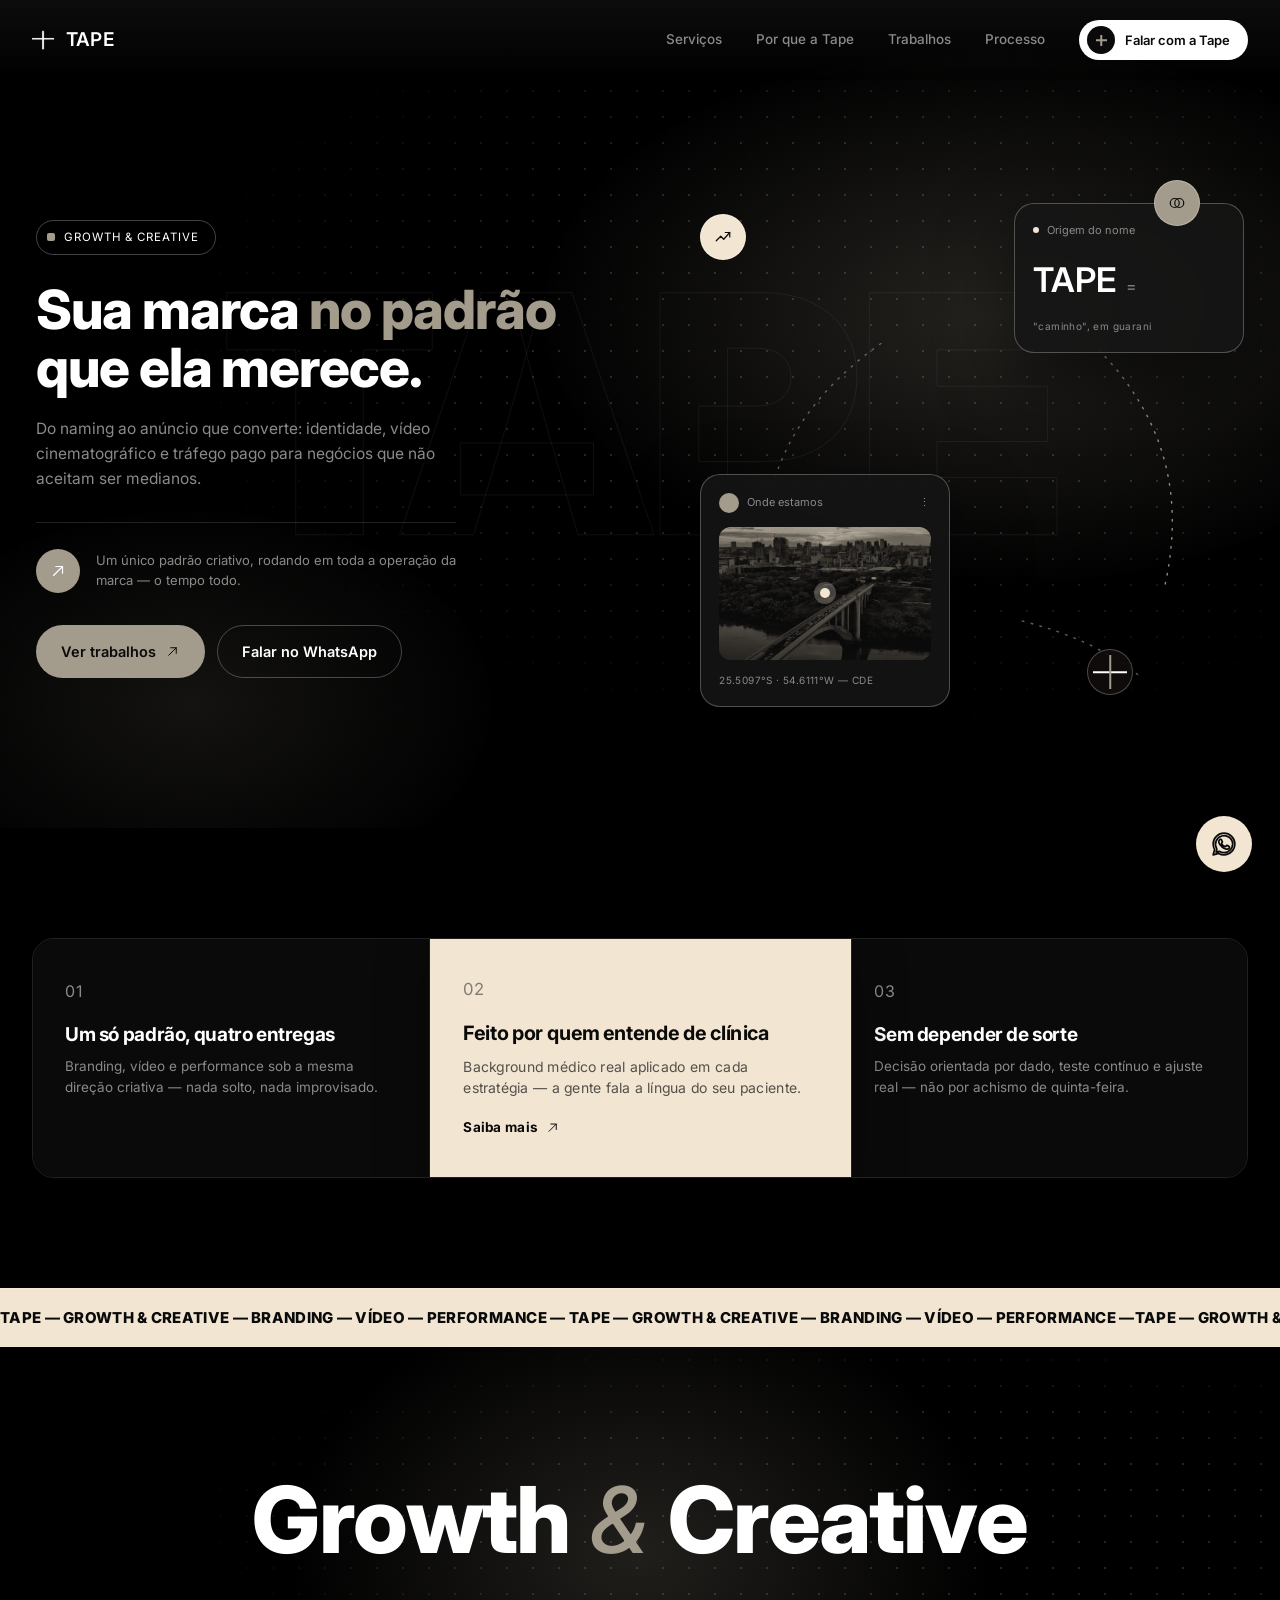
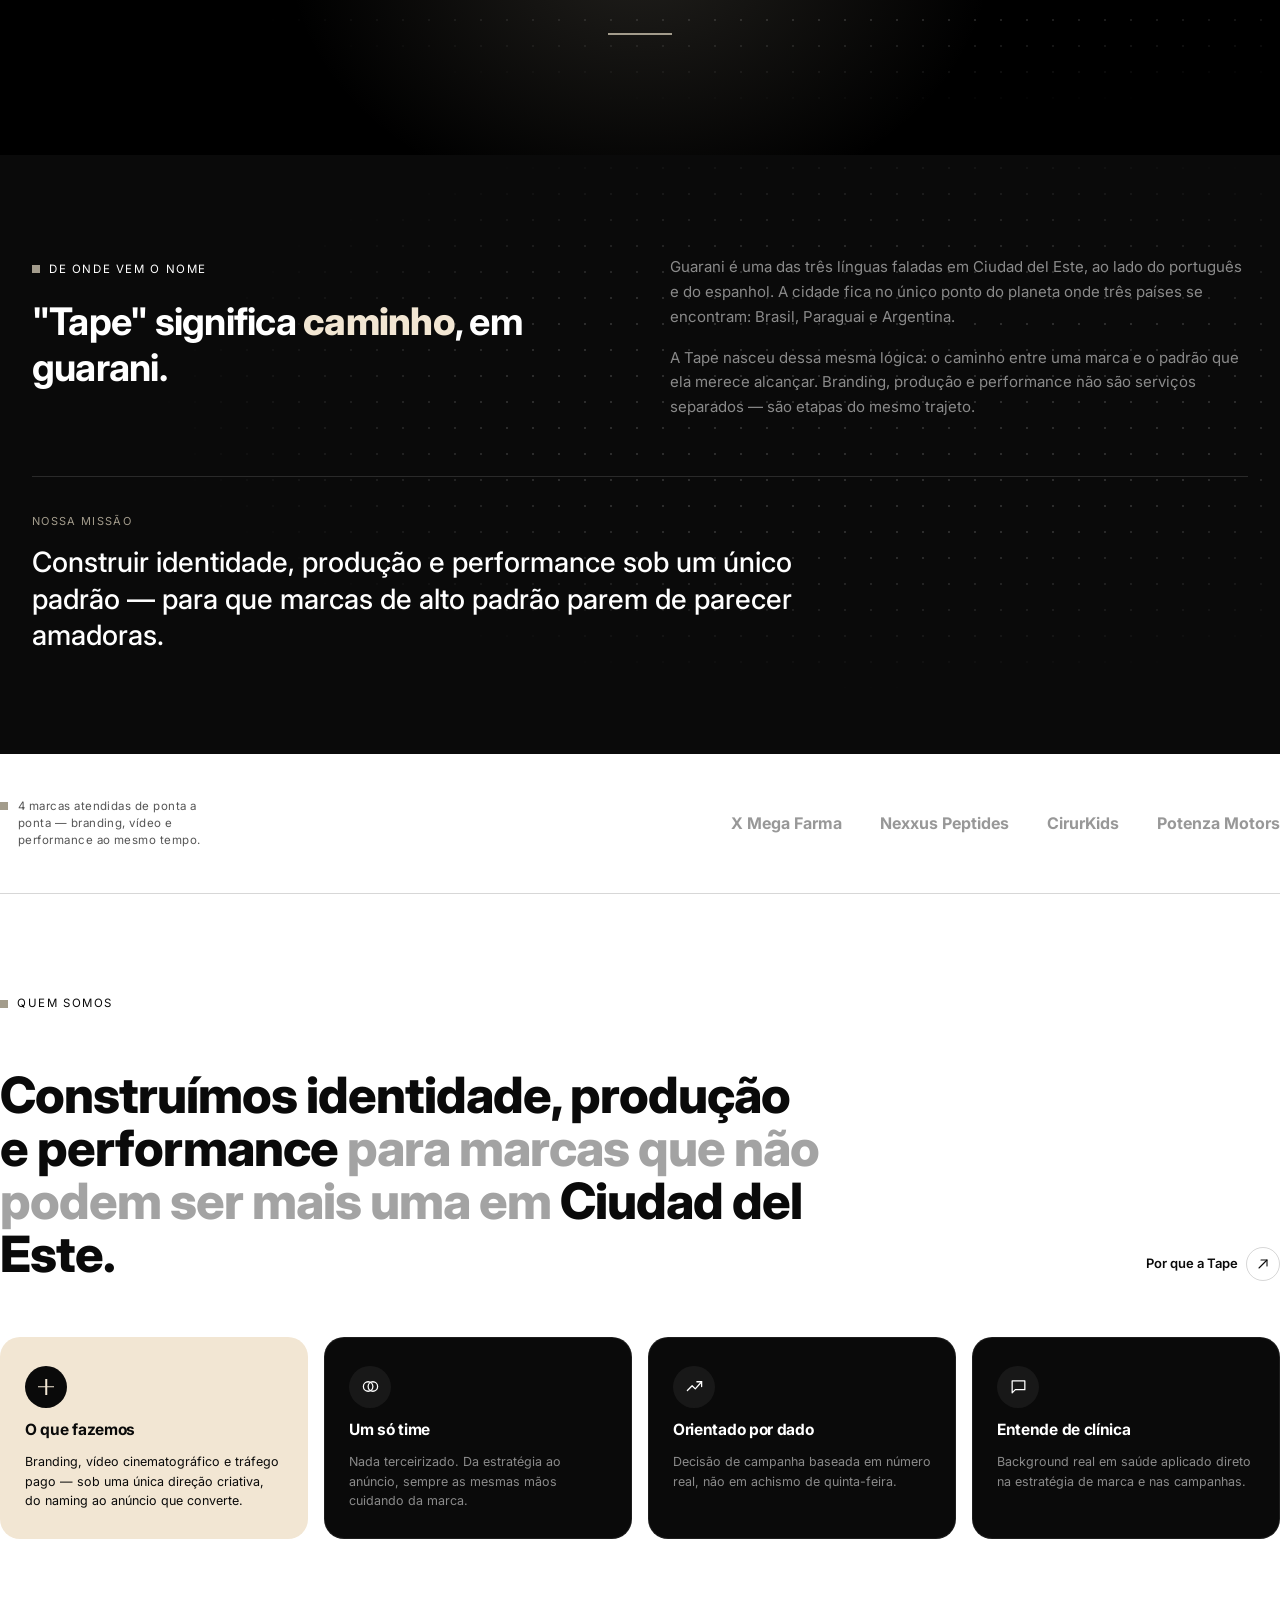
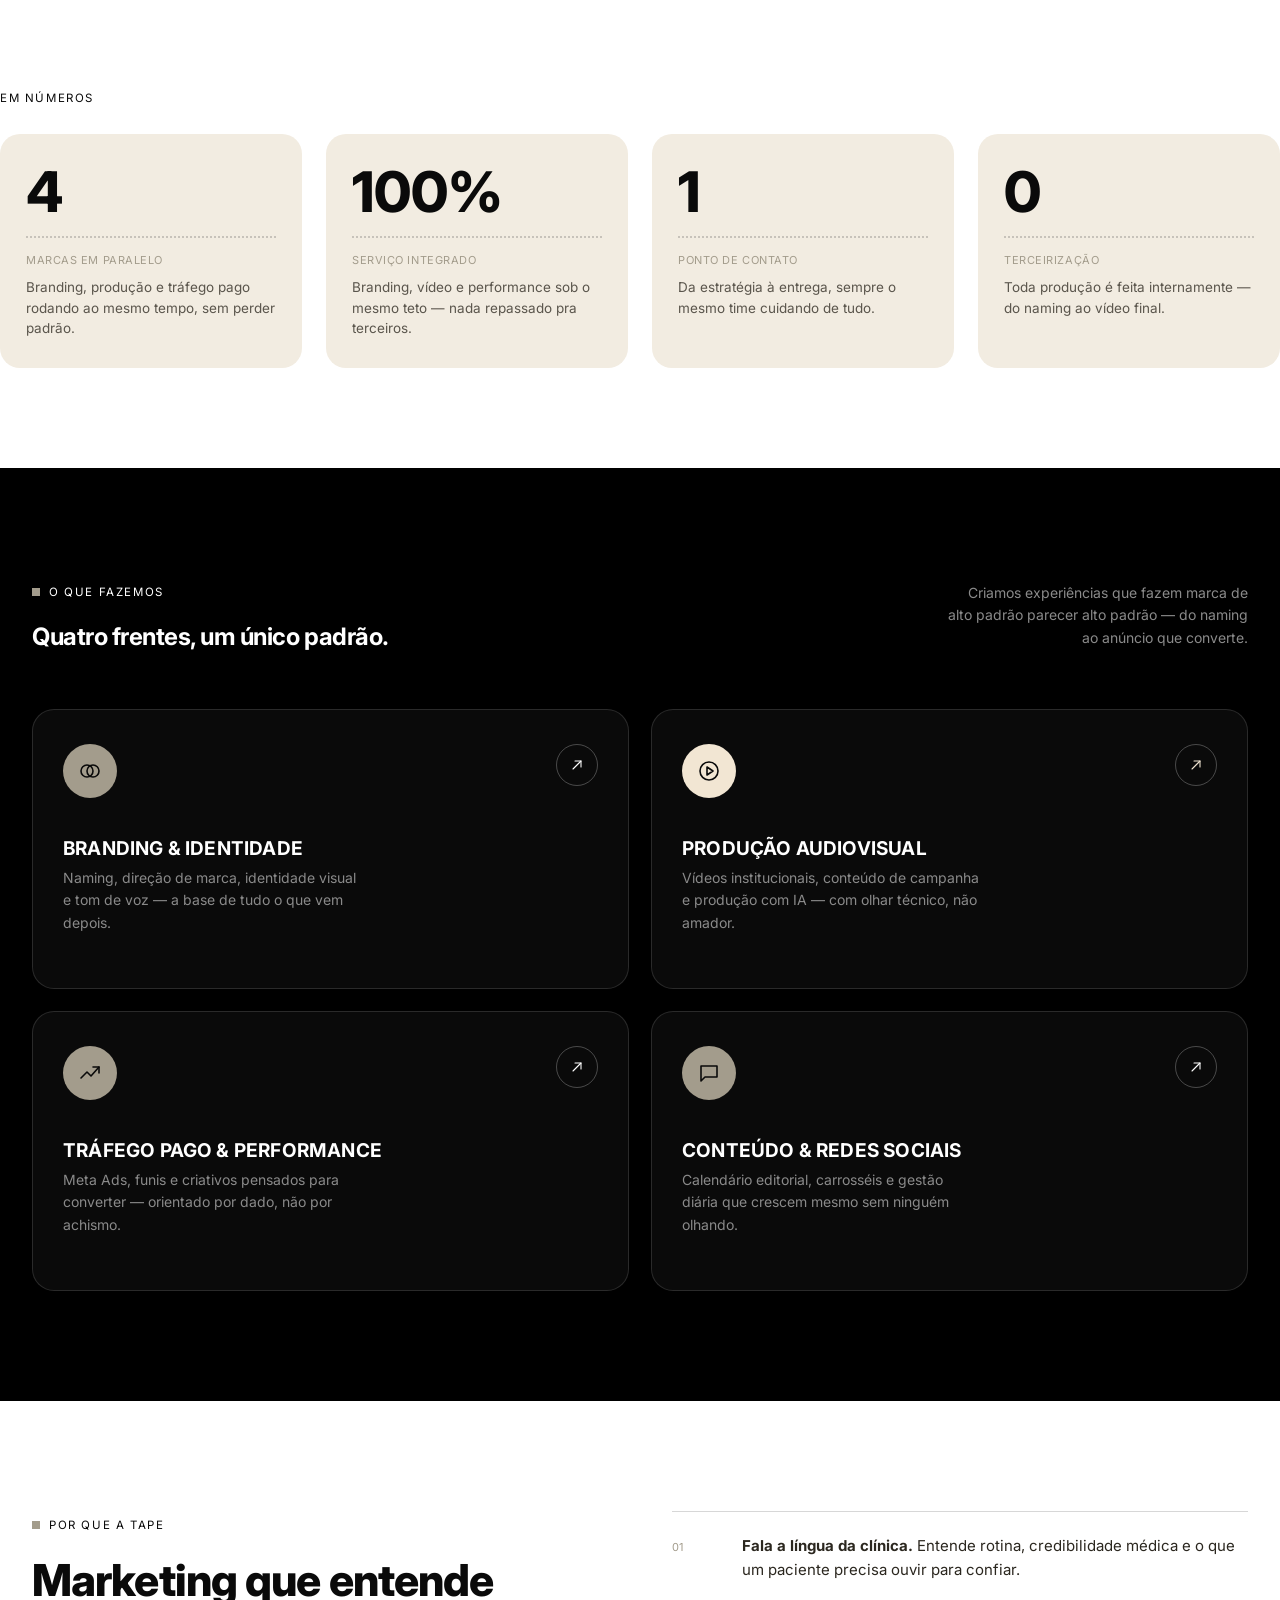
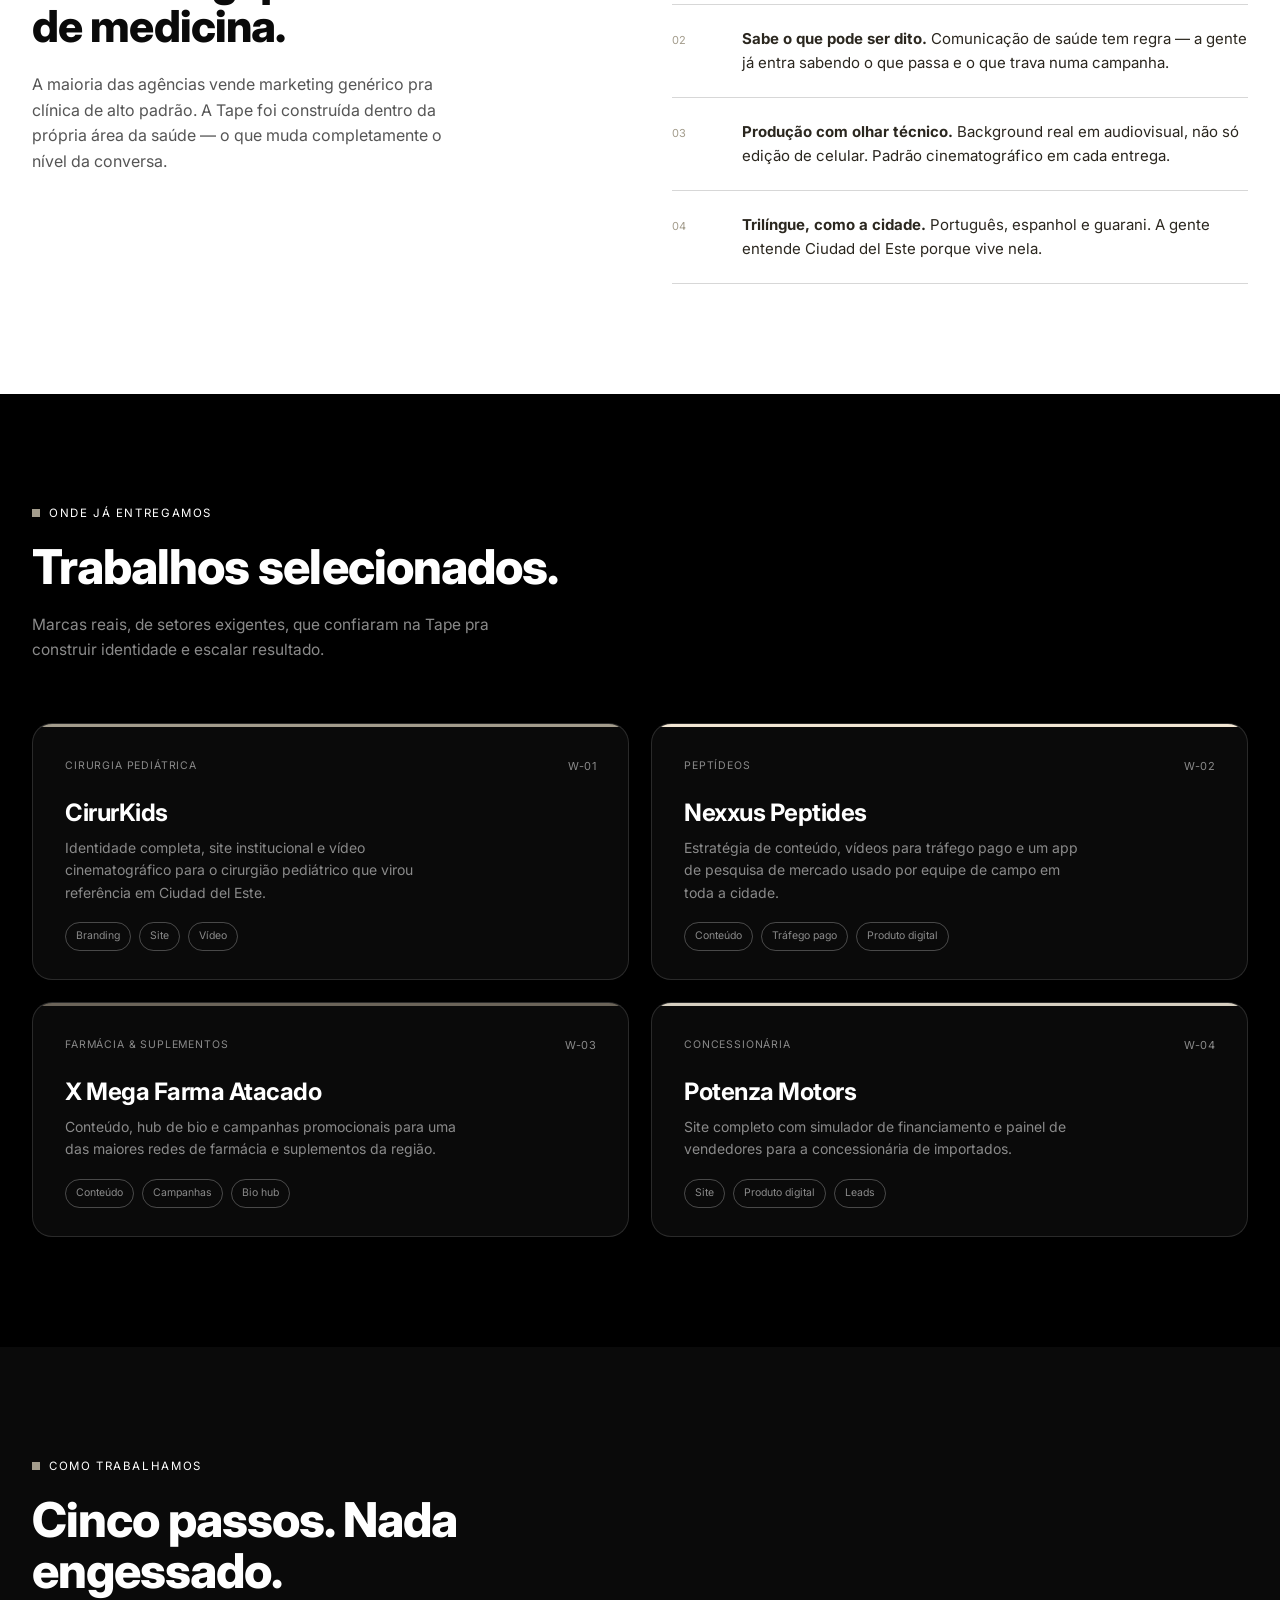
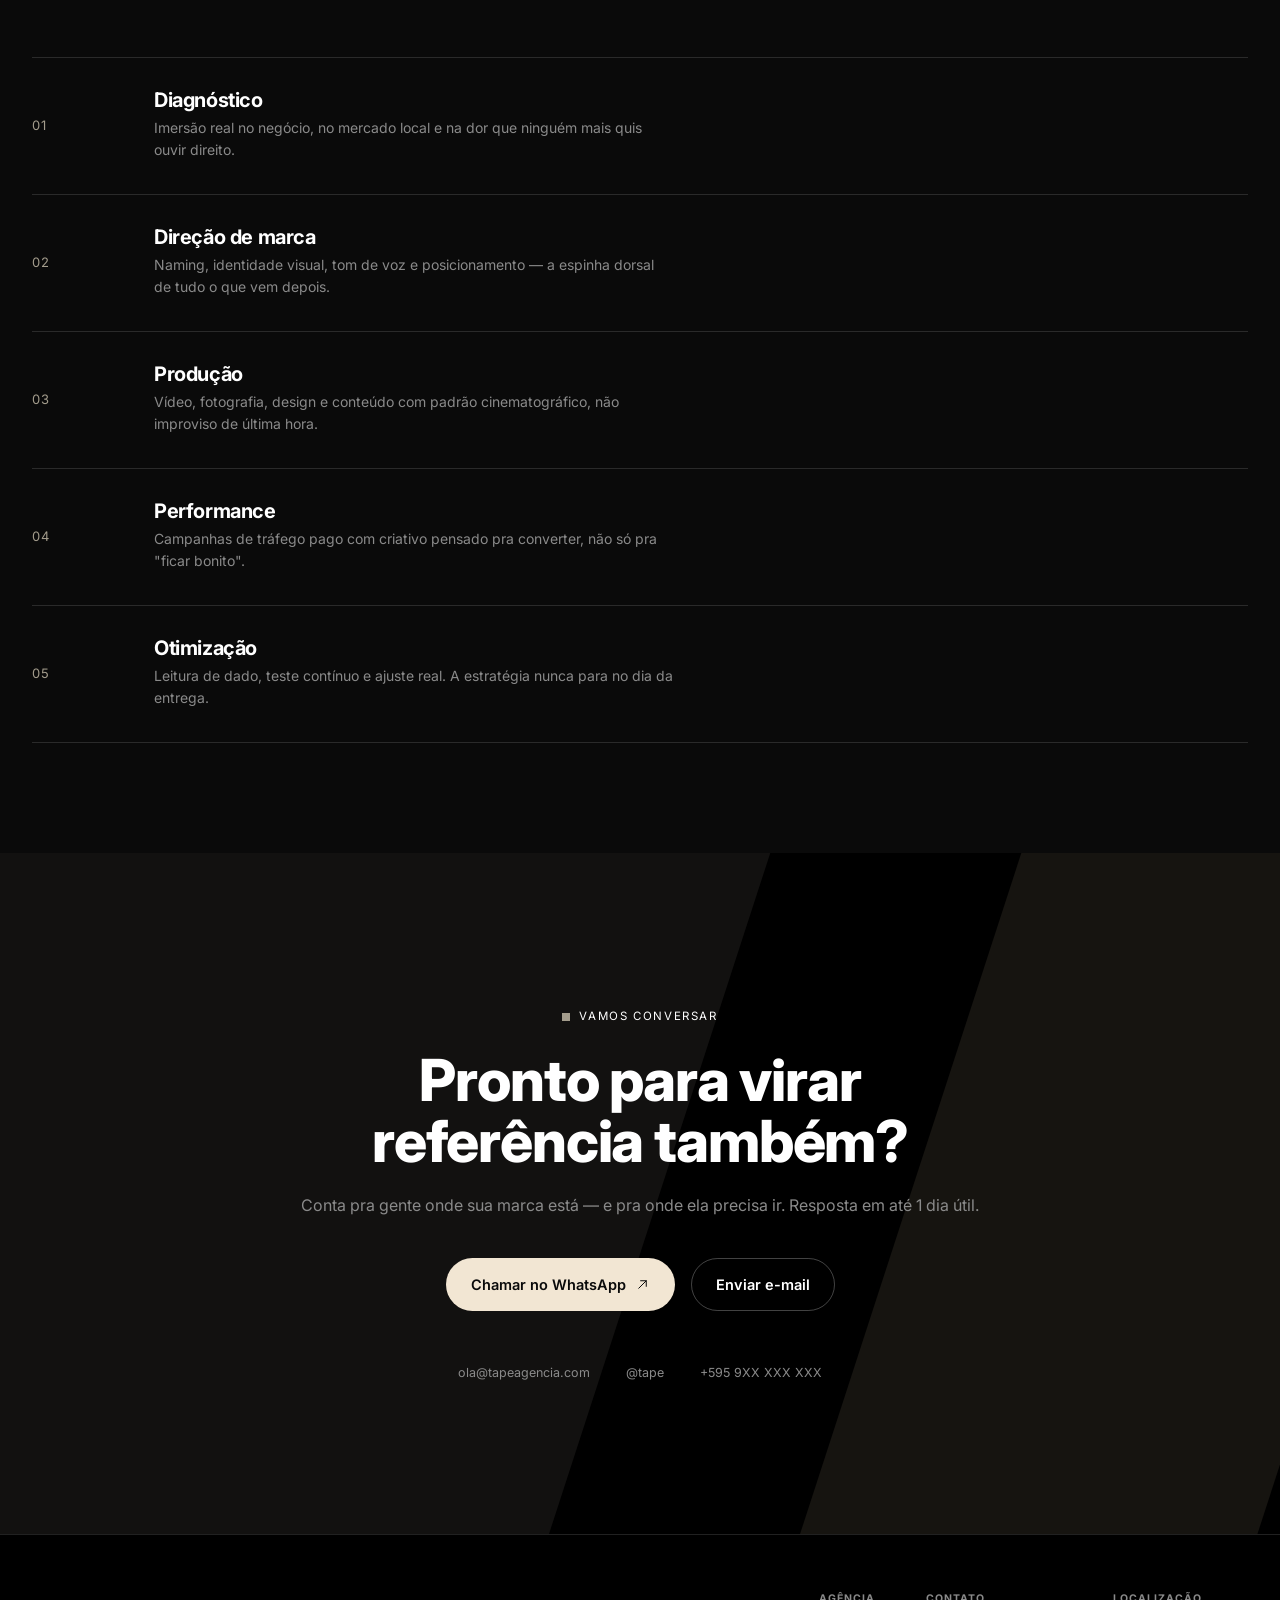
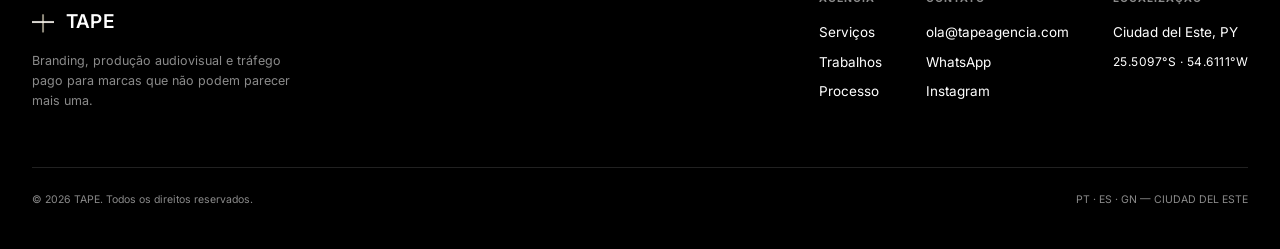
<file: tape-site.html>
<!DOCTYPE html>
<html lang="pt-BR">
<head>
<meta charset="UTF-8">
<meta name="viewport" content="width=device-width, initial-scale=1.0">
<title>Tape — Branding, Vídeo e Performance | Ciudad del Este</title>
<meta name="description" content="Tape é a agência de branding, produção audiovisual e tráfego pago para clínicas, marcas de saúde e negócios de alto padrão em Ciudad del Este.">
<link rel="preconnect" href="https://fonts.googleapis.com">
<link rel="preconnect" href="https://fonts.gstatic.com" crossorigin>
<link href="https://fonts.googleapis.com/css2?family=Inter:ital,wght@0,300;0,400;0,500;0,600;0,700;0,800;0,900;1,400;1,600&display=swap" rel="stylesheet">
<style>
  :root{
    --bg:#000000;
    --bg-soft:#0a0a0a;
    --bg-soft-2:#141414;
    --white:#ffffff;
    --muted:#8a8a8a;
    --dark:#0a0a0a;
    --card:#f2ece1;
    --accent:#a39c8c;
    --accent-dim:#252220;
    --accent-2:#f2e6d3;
    --accent-2-dim:#26221b;
    --line:rgba(255,255,255,0.13);
    --line-strong:rgba(255,255,255,0.26);
    --line-ink:rgba(10,10,10,0.16);
    --ease:cubic-bezier(.16,.8,.24,1);
  }

  *{margin:0;padding:0;box-sizing:border-box;}
  html{scroll-behavior:smooth;}

  @media (prefers-reduced-motion: reduce){
    html{scroll-behavior:auto;}
    *{animation-duration:0.01ms !important; animation-iteration-count:1 !important; transition-duration:0.01ms !important; scroll-behavior:auto !important;}
  }

  body{
    background:var(--bg);
    color:var(--white);
    font-family:'Inter',sans-serif;
    font-size:16px;
    line-height:1.6;
    -webkit-font-smoothing:antialiased;
    overflow-x:hidden;
  }

  a{color:inherit;text-decoration:none;}
  ul{list-style:none;}
  img{max-width:100%;display:block;}

  .wrap{max-width:1280px;margin:0 auto;padding:0 32px;}

  .mono{font-family:'Inter',sans-serif;letter-spacing:0.04em;}

  .badge{
    font-family:'Inter',sans-serif;
    font-size:11.5px;
    letter-spacing:0.14em;
    text-transform:uppercase;
    color:var(--white);
    display:inline-flex;
    align-items:center;
    gap:9px;
  }
  .badge .sq{width:8px;height:8px;background:var(--accent);flex-shrink:0;}
  .badge.on-light{color:var(--dark);}

  h1,h2,h3{font-family:'Inter',sans-serif;letter-spacing:-0.02em;line-height:1.06;}

  .icon{width:18px;height:18px;stroke:currentColor;stroke-width:1.6;fill:none;stroke-linecap:round;stroke-linejoin:round;}

  /* ===== Cross / signature mark (logo only) ===== */
  .cross-mark{position:relative;width:34px;height:34px;flex-shrink:0;}
  .cross-mark span{position:absolute;background:currentColor;}
  .cross-mark .h{width:100%;height:1.5px;top:50%;left:0;transform:translateY(-50%);}
  .cross-mark .v{height:100%;width:1.5px;left:50%;top:0;transform:translateX(-50%);background:var(--accent);}

  .logo{display:flex;align-items:center;gap:12px;color:var(--white);}
  .logo .cross-mark{width:20px;height:20px;}
  .logo-mark-real{width:22px;height:22px;object-fit:contain;flex-shrink:0;}
  .logo-word{font-family:'Inter',sans-serif;font-weight:600;font-size:19px;letter-spacing:0.01em;}
  .logo.on-light{color:var(--dark);}

  /* ===== Grain ===== */
  .grain{
    position:absolute;inset:0;
    background-image:url("data:image/svg+xml;utf8,<svg xmlns='http://www.w3.org/2000/svg'><filter id='n'><feTurbulence type='fractalNoise' baseFrequency='0.85' numOctaves='2' stitchTiles='stitch'/></filter><rect width='100%25' height='100%25' filter='url(%23n)' opacity='0.5'/></svg>");
    opacity:0.05;
    mix-blend-mode:overlay;
    pointer-events:none;
  }
  .dot-grid{
    position:absolute;inset:0;
    background-image:radial-gradient(rgba(255,255,255,0.14) 1px, transparent 1px);
    background-size:26px 26px;
    mask-image:radial-gradient(ellipse 70% 60% at 68% 42%, #000 40%, transparent 80%);
    -webkit-mask-image:radial-gradient(ellipse 70% 60% at 68% 42%, #000 40%, transparent 80%);
    pointer-events:none;
  }
  @keyframes pulseGlow{0%,100%{opacity:0.55;transform:scale(1);}50%{opacity:0.9;transform:scale(1.06);}}
  @keyframes slowSpin{from{transform:rotate(0deg);}to{transform:rotate(360deg);}}
  @keyframes riseIn{from{opacity:0;transform:translateY(18px);}to{opacity:1;transform:translateY(0);}}

  /* ===== Buttons ===== */
  .btn{
    display:inline-flex;align-items:center;gap:9px;
    padding:14px 24px;border-radius:999px;
    font-family:'Inter',sans-serif;font-weight:600;font-size:14.5px;
    transition:transform .25s var(--ease), background .25s, color .25s, border-color .25s, box-shadow .25s;
    cursor:pointer;border:1px solid transparent;white-space:nowrap;
  }
  .btn .icon{width:15px;height:15px;}
  .btn-primary{background:var(--accent);color:var(--dark);}
  .btn-primary:hover{transform:translateY(-2px);box-shadow:0 10px 30px rgba(163,156,140,0.35);}
  .btn-outline{border-color:var(--line-strong);color:var(--white);}
  .btn-outline:hover{border-color:var(--white);transform:translateY(-2px);}
  .btn-outline.on-light{border-color:var(--line-ink);color:var(--dark);}
  .btn-outline.on-light:hover{border-color:var(--dark);}
  .btn-lime{background:var(--accent-2);color:var(--dark);}
  .btn-lime:hover{transform:translateY(-2px);box-shadow:0 10px 34px rgba(242,230,211,0.3);}

  .arrow-circle{
    width:42px;height:42px;border-radius:50%;
    display:flex;align-items:center;justify-content:center;
    border:1px solid var(--line-strong);
    flex-shrink:0;
    transition:background .25s, border-color .25s, transform .25s var(--ease);
  }
  .arrow-circle .icon{width:16px;height:16px;}

  .menu-toggle{
    display:none;width:42px;height:42px;border-radius:50%;
    border:1px solid var(--line-strong);background:transparent;
    flex-direction:column;align-items:center;justify-content:center;gap:4px;
    cursor:pointer;
  }
  .menu-toggle .dot{width:4px;height:4px;border-radius:50%;background:var(--white);}
  .mobile-menu{
    display:none;flex-direction:column;gap:4px;
    max-height:0;overflow:hidden;
    padding:0 20px;
    transition:max-height .35s var(--ease), padding .35s var(--ease);
    background:rgba(13,13,13,0.98);border-bottom:1px solid var(--line);
  }
  .mobile-menu.open{max-height:340px;padding:14px 20px 22px;}
  .mobile-menu a{padding:12px 4px;color:var(--white);font-size:15px;font-weight:500;border-bottom:1px solid var(--line);}
  .mobile-menu a:last-child{border-bottom:none;text-align:center;}

  /* ===== Header ===== */
  header{position:fixed;top:0;left:0;right:0;z-index:100;padding:20px 0;background:linear-gradient(to bottom, rgba(13,13,13,0.92), rgba(13,13,13,0));backdrop-filter:blur(6px);transition:background .3s var(--ease), padding .3s var(--ease);}
  header.scrolled{background:rgba(13,13,13,0.9);padding:14px 0;border-bottom:1px solid var(--line);}
  header .wrap{display:flex;align-items:center;justify-content:space-between;}
  nav{display:flex;align-items:center;gap:34px;}
  nav a.nav-link{font-size:13.5px;color:var(--muted);transition:color .2s;font-weight:500;}
  nav a.nav-link:hover{color:var(--white);}
  .btn-pill{
    display:inline-flex;align-items:center;gap:10px;
    background:var(--white);color:var(--dark);
    border-radius:999px;padding:6px 18px 6px 8px;
    font-size:13px;font-weight:600;
    transition:transform .25s var(--ease), background .25s;
  }
  .btn-pill:hover{transform:translateY(-2px);background:var(--accent);color:var(--white);}
  .btn-pill .avatar{width:28px;height:28px;border-radius:50%;background:var(--dark);color:var(--accent);display:flex;align-items:center;justify-content:center;}
  .btn-pill .avatar .cross-mark{width:11px;height:11px;}
  .btn-pill .avatar .cross-mark .v{background:var(--accent);}

  /* ===== Hero ===== */
  .hero{position:relative;min-height:92vh;display:flex;flex-direction:column;padding:0;overflow:hidden;}
  .hero-glow-bg{position:absolute;inset:0;background:radial-gradient(ellipse 60% 55% at 78% 38%, rgba(163,156,140,0.22), transparent 60%),radial-gradient(ellipse 40% 40% at 15% 85%, rgba(242,230,211,0.08), transparent 60%);pointer-events:none;}
  .ghost-text{position:absolute;top:50%;left:50%;transform:translate(-50%,-50%);font-family:'Inter',sans-serif;font-weight:900;font-size:min(26vw,340px);color:transparent;-webkit-text-stroke:1px rgba(255,255,255,0.06);letter-spacing:-0.02em;pointer-events:none;z-index:0;white-space:nowrap;}

  .hero-body{position:relative;z-index:5;flex:1;display:flex;align-items:center;padding:130px 36px 60px;}
  .hero-split{display:grid;grid-template-columns:1.05fr 0.95fr;gap:40px;align-items:center;width:100%;max-width:1280px;margin:0 auto;}
  .hero-left{max-width:560px;}

  .tag-pill{display:inline-flex;align-items:center;gap:9px;border:1px solid var(--line-strong);border-radius:999px;padding:7px 16px 7px 10px;width:fit-content;margin-bottom:26px;opacity:0;animation:riseIn .9s var(--ease) .1s forwards;}
  .tag-pill .dot{width:8px;height:8px;background:var(--accent);border-radius:2px;}
  .tag-pill span.txt{font-family:'Inter',sans-serif;font-size:11.5px;letter-spacing:0.08em;text-transform:uppercase;color:var(--white);}

  .hero-headline{font-size:clamp(34px,4.6vw,54px);font-weight:800;color:var(--white);opacity:0;animation:riseIn 1s var(--ease) .22s forwards;line-height:1.08;}
  .hero-headline .hl{color:var(--accent);}
  .hero-lead{font-size:15.5px;color:var(--muted);line-height:1.6;max-width:460px;margin-top:20px;opacity:0;animation:riseIn 1s var(--ease) .34s forwards;}

  .hero-social-row{display:flex;align-items:center;gap:16px;margin-top:32px;opacity:0;animation:riseIn 1s var(--ease) .44s forwards;}
  .avatar-cluster{display:flex;}
  .av{width:38px;height:38px;border-radius:50%;border:2px solid var(--bg);display:flex;align-items:center;justify-content:center;font-family:'Inter',sans-serif;font-size:10px;font-weight:600;color:var(--white);margin-left:-10px;}
  .av:first-child{margin-left:0;}
  .av-1{background:#7c9ea8;}
  .av-2{background:var(--accent);}
  .av-3{background:var(--accent-2);color:var(--dark);}
  .av-4{background:#8a7360;}
  .social-stat{font-size:13.5px;color:var(--muted);}
  .social-stat b{color:var(--white);font-weight:700;}

  .hero-cta-block{display:flex;align-items:center;gap:16px;margin-top:30px;padding-top:26px;border-top:1px solid var(--line);max-width:420px;opacity:0;animation:riseIn 1s var(--ease) .54s forwards;}
  .circle-cta{width:44px;height:44px;border-radius:50%;background:var(--accent);color:var(--white);display:flex;align-items:center;justify-content:center;flex-shrink:0;transition:transform .25s var(--ease);}
  .circle-cta:hover{transform:rotate(45deg);}
  .hero-cta-block p{font-size:13px;color:var(--muted);line-height:1.5;}

  .hero-btn-row{display:flex;gap:12px;flex-wrap:wrap;margin-top:32px;opacity:0;animation:riseIn 1s var(--ease) .64s forwards;}

  /* Hero right: device mockups + orbit lines */
  .hero-right{position:relative;height:560px;display:flex;align-items:center;justify-content:center;}
  .orbit-lines{position:absolute;inset:0;width:100%;height:100%;}
  .badge-float{position:absolute;width:46px;height:46px;border-radius:50%;background:rgba(20,16,15,0.7);backdrop-filter:blur(10px);border:1px solid var(--line-strong);display:flex;align-items:center;justify-content:center;color:var(--white);z-index:4;opacity:0;animation:fadeInOnly .8s var(--ease) forwards, floatBob 5s ease-in-out infinite;}
  .badge-float .icon{width:18px;height:18px;}
  .bf-1{top:8%;left:2%;animation-delay:.9s,.9s;background:var(--accent-2);color:var(--dark);}
  .bf-2{top:2%;right:8%;animation-delay:1.05s,1.4s;background:var(--accent);color:var(--dark);}
  .bf-3{bottom:6%;right:20%;animation-delay:1.2s,1.9s;}

  .device-card{position:absolute;border-radius:20px;background:rgba(22,22,22,0.85);backdrop-filter:blur(16px);border:1px solid var(--line-strong);box-shadow:0 30px 70px rgba(0,0,0,0.5);padding:18px;opacity:0;animation:fadeInOnly .9s var(--ease) forwards, floatCard 6.5s ease-in-out infinite;}
  .dc-back{--r:6deg;width:230px;top:6%;right:0;animation-delay:.75s,1.6s;}
  .dc-front{--r:-4deg;width:250px;bottom:4%;left:2%;animation-delay:.95s,2s;}
  @keyframes fadeInOnly{from{opacity:0;}to{opacity:1;}}
  @keyframes floatCard{0%,100%{transform:translateY(0) rotate(var(--r,0deg));}50%{transform:translateY(-12px) rotate(var(--r,0deg));}}
  @keyframes floatBob{0%,100%{transform:translateY(0);}50%{transform:translateY(-8px);}}
  .dc-head{display:flex;align-items:center;gap:8px;font-family:'Inter',sans-serif;font-size:11px;color:var(--muted);margin-bottom:14px;}
  .dc-dot{width:6px;height:6px;border-radius:50%;background:var(--accent-2);}
  .dc-spark{width:100%;height:50px;}
  .dc-foot{font-size:10px;color:var(--muted);margin-top:10px;}
  .dc-avatar{width:20px;height:20px;border-radius:50%;background:var(--accent);flex-shrink:0;}
  .dc-dots{margin-left:auto;letter-spacing:1px;color:var(--muted);}
  .dc-media{aspect-ratio:16/10;border-radius:12px;background:linear-gradient(140deg,var(--accent-dim),#0d0d0d);display:flex;align-items:center;justify-content:center;margin-bottom:14px;}
  .dc-play-icon{width:30px;height:30px;color:var(--white);opacity:0.85;}
  .dc-lines span{display:block;height:6px;border-radius:3px;background:var(--line-strong);margin-bottom:8px;width:100%;}
  .dc-lines span:last-child{margin-bottom:0;}
  .dc-word{font-family:'Inter',sans-serif;font-weight:600;font-size:34px;color:var(--white);display:flex;align-items:baseline;gap:10px;margin-bottom:6px;}
  .dc-word span{font-family:'Inter',sans-serif;font-size:16px;color:var(--muted);font-weight:400;}
  .dc-map{aspect-ratio:16/10;border-radius:12px;background:radial-gradient(ellipse at center, rgba(247,243,236,0.06), transparent 70%);display:flex;align-items:center;justify-content:center;margin-bottom:12px;position:relative;overflow:hidden;}
  .dc-map-photo{background-size:cover;background-position:center 60%;}
  .dc-map-photo::after{content:"";position:absolute;inset:0;background:linear-gradient(180deg, rgba(10,10,10,0.15), rgba(10,10,10,0.55));}
  .dc-map-pin{position:relative;z-index:2;width:10px;height:10px;border-radius:50%;background:var(--accent-2);box-shadow:0 0 0 6px rgba(242,230,211,0.25);}
  .dc-map svg{width:70%;height:70%;}

  /* ===== Feature row (elevada) ===== */
  .feature-row{padding-top:80px;padding-bottom:80px;}
  .feature-grid{display:grid;grid-template-columns:repeat(3,1fr);gap:0;border:1px solid var(--line);border-radius:22px;overflow:hidden;}
  .feature-card{
    --fs:1;padding:40px 32px;position:relative;background:var(--bg-soft);border-right:1px solid var(--line);
    opacity:0;transform:translateY(24px) scale(var(--fs));
    transition:opacity .7s var(--ease), transform .7s var(--ease);
  }
  .feature-grid.is-visible .feature-card{opacity:1;transform:translateY(0) scale(var(--fs));}
  .feature-grid .feature-card:nth-child(1){transition-delay:0s;}
  .feature-grid .feature-card:nth-child(2){transition-delay:.12s;}
  .feature-grid .feature-card:nth-child(3){transition-delay:.24s;}
  .feature-card:last-child{border-right:none;}
  .feature-num{color:var(--muted);display:block;margin-bottom:18px;}
  .feature-card h3{font-family:'Inter',sans-serif;font-size:19px;font-weight:700;color:var(--white);margin-bottom:10px;line-height:1.25;}
  .feature-card p{font-size:13.5px;color:var(--muted);line-height:1.55;}
  .feature-highlight{--fs:1.04;background:var(--accent-2);z-index:2;box-shadow:0 20px 50px rgba(0,0,0,0.35);}
  .feature-highlight .feature-num{color:rgba(17,17,17,0.5);}
  .feature-highlight h3{color:var(--dark);}
  .feature-highlight p{color:rgba(17,17,17,0.7);}
  .feature-link{display:inline-flex;align-items:center;gap:8px;margin-top:16px;font-size:13px;font-weight:700;color:var(--dark);}
  .feature-link .icon{width:14px;height:14px;}

  /* ===== Trust / social proof (light) ===== */
  .light-section{background:var(--white);color:var(--dark);}
  .trust-strip{padding:44px 0;border-bottom:1px solid var(--line-ink);}
  .trust-inner{display:flex;align-items:center;gap:44px;flex-wrap:wrap;justify-content:space-between;}
  .trust-label{font-family:'Inter',sans-serif;font-size:11.5px;letter-spacing:0.04em;color:#555;max-width:230px;line-height:1.5;display:flex;gap:10px;align-items:flex-start;}
  .trust-label .sq{width:8px;height:8px;background:var(--accent);flex-shrink:0;margin-top:4px;}
  .trust-logos{display:flex;gap:38px;flex-wrap:wrap;align-items:center;}
  .trust-logos span{font-family:'Inter',sans-serif;font-weight:700;font-size:16px;color:#333;opacity:0.5;transition:opacity .2s;}
  .trust-logos span:hover{opacity:1;}

  /* ===== Quem somos ===== */
  .who-section{padding:100px 0 70px;}
  .who-grid{display:grid;grid-template-columns:1fr auto;gap:40px;align-items:end;margin-bottom:56px;}
  .who-headline{font-size:clamp(28px,4vw,50px);font-weight:800;max-width:820px;color:var(--dark);}
  .who-headline .grey{color:#a3a3a3;}
  .who-link{font-family:'Inter',sans-serif;font-weight:600;font-size:13px;color:var(--dark);white-space:nowrap;display:flex;align-items:center;gap:8px;}
  .who-link .arrow-circle{width:34px;height:34px;border-color:var(--line-ink);color:var(--dark);}
  .who-link:hover .arrow-circle{background:var(--dark);color:var(--white);border-color:var(--dark);}

  .pitch-grid{display:grid;grid-template-columns:repeat(4,1fr);gap:16px;}
  .pitch-card{
    position:relative;border-radius:20px;padding:28px 24px;
    background:var(--dark);border:1px solid rgba(255,255,255,0.08);
    display:flex;flex-direction:column;gap:14px;
    transition:transform .3s var(--ease), border-color .3s;
  }
  .pitch-card:hover{transform:translateY(-4px);border-color:rgba(255,255,255,0.18);}
  .pitch-icon{
    width:42px;height:42px;border-radius:50%;
    background:rgba(255,255,255,0.06);color:#fff;
    display:flex;align-items:center;justify-content:center;flex-shrink:0;
  }
  .pitch-icon .icon{width:19px;height:19px;}
  .pitch-icon .cross-mark{width:16px;height:16px;color:#fff;}
  .pitch-icon .cross-mark .v{background:#fff;}
  .pitch-card h3{font-family:'Inter',sans-serif;font-size:15.5px;font-weight:700;color:#fff;}
  .pitch-card p{font-size:12.5px;line-height:1.55;color:var(--muted);}
  .pitch-lead{background:var(--accent-2);border-color:transparent;}
  .pitch-lead h3, .pitch-lead p{color:var(--dark);}
  .pitch-lead .pitch-icon{background:var(--dark);color:var(--accent-2);}
  .pitch-lead .pitch-icon .cross-mark{color:var(--accent-2);}
  .pitch-lead .pitch-icon .cross-mark .v{background:var(--accent-2);}

  /* ===== Números / resultados ===== */
  .stats-bar{padding:80px 0 100px;}
  .stats-grid{display:grid;grid-template-columns:repeat(4,1fr);gap:24px;}
  .stat-item{background:var(--card);border-radius:20px;padding:30px 26px;}
  .stat-num{font-family:'Inter',sans-serif;font-weight:800;font-size:clamp(38px,4.4vw,56px);color:var(--dark);line-height:1;}
  .stat-divider{border:none;border-top:2px dotted #c7c2ba;margin:16px 0 14px;}
  .stat-label{font-family:'Inter',sans-serif;font-size:11px;letter-spacing:0.05em;text-transform:uppercase;color:var(--accent);margin-bottom:8px;}
  .stat-desc{font-size:13.5px;color:#5a554c;line-height:1.5;}

  /* ===== Dark sections ===== */
  section.dark{padding:110px 0;position:relative;}
  .section-head{display:grid;grid-template-columns:1fr;gap:20px;margin-bottom:60px;max-width:680px;}
  .section-head h2{font-size:clamp(30px,4vw,48px);color:var(--white);font-weight:800;}
  .section-head p{color:var(--muted);font-size:15.5px;max-width:520px;}
  .section-head-row{display:flex;justify-content:space-between;align-items:flex-end;gap:40px;flex-wrap:wrap;margin-bottom:60px;}
  .section-head-row .side-note{max-width:300px;font-size:14px;color:var(--muted);text-align:right;}

  .reveal{opacity:0;transform:translateY(28px) scale(0.97);transition:opacity .8s var(--ease), transform .8s var(--ease);}
  .reveal.is-visible{opacity:1;transform:translateY(0) scale(1);}

  /* ===== Marquee ===== */
  .marquee{background:var(--accent-2);overflow:hidden;padding:16px 0;white-space:nowrap;border-top:1px solid var(--line);border-bottom:1px solid var(--line);}
  .marquee-track{display:inline-flex;animation:marqueeScroll 22s linear infinite;}
  .marquee-track span{
    font-size:15px;font-weight:800;letter-spacing:0.02em;
    color:var(--dark);padding-right:0;
  }
  @keyframes marqueeScroll{from{transform:translateX(0);}to{transform:translateX(-50%);}}

  /* ===== Logo reveal ===== */
  .logo-reveal{position:relative;background:#000;padding:120px 0;overflow:hidden;display:flex;align-items:center;justify-content:center;}
  .logo-reveal-glow{position:absolute;top:50%;left:50%;width:60%;height:140%;transform:translate(-50%,-50%);background:radial-gradient(ellipse, rgba(163,156,140,0.20) 0%, transparent 65%);pointer-events:none;}
  .logo-reveal-inner{display:flex;justify-content:center;position:relative;z-index:2;}
  .logo-reveal-img{width:min(90%,560px);height:auto;filter:drop-shadow(0 0 40px rgba(163,156,140,0.18));}
  .logo-reveal-inner{flex-direction:column;gap:26px;}
  .logo-reveal-sub{font-size:12px;letter-spacing:0.3em;text-transform:uppercase;color:var(--muted);}

  .kinetic-text{
    font-family:'Inter',sans-serif;
    font-weight:800;
    font-size:clamp(30px,7.2vw,104px);
    letter-spacing:-0.02em;
    color:var(--white);
    display:flex;
    flex-wrap:wrap;
    justify-content:center;
    align-items:baseline;
    line-height:1.15;
    text-align:center;
    max-width:920px;
    margin:0 auto;
    row-gap:0.08em;
  }
  .kinetic-text .kword{
    display:inline-flex;
    flex-wrap:nowrap;
    white-space:nowrap;
    margin:0 0.16em;
  }
  .kinetic-text .kword.kamp-word{margin:0 0.06em;}
  .kinetic-text .kchar{
    display:inline-block;
    opacity:0;
    transform:translateY(0.6em) rotate(6deg);
    animation:kineticIn .7s var(--ease) forwards;
    animation-play-state:paused;
  }
  .kinetic-text.is-visible .kchar{animation-play-state:running;}
  .kinetic-text .kamp{color:var(--accent);font-style:italic;font-weight:500;}
  @keyframes kineticIn{
    0%{opacity:0;transform:translateY(0.6em) rotate(6deg);}
    100%{opacity:1;transform:translateY(0) rotate(0deg);}
  }
  .kinetic-line{
    width:64px;height:2px;background:var(--accent);
    margin:34px auto 0;
    transform:scaleX(0);transform-origin:center;
    transition:transform 1s var(--ease) .9s;
  }
  .logo-reveal-inner.is-visible .kinetic-line{transform:scaleX(1);}
  @keyframes breatheGlow{0%,100%{opacity:0.7;}50%{opacity:1;}}
  .kinetic-text.is-visible{animation:breatheGlow 5s ease-in-out 2s infinite;}
  @media (max-width:520px){
    .kinetic-text{font-size:clamp(30px,11vw,52px);max-width:320px;row-gap:0.1em;}
    .kinetic-text .kword{margin:0 0.12em;}
  }

  /* ===== Missao / origem do nome ===== */
  .mission-section{position:relative;background:var(--bg-soft);padding:100px 0;overflow:hidden;}
  .mission-inner{position:relative;z-index:2;}
  .mission-grid{display:grid;grid-template-columns:1fr 1fr;gap:60px;margin-bottom:56px;}
  .mission-col h2{font-size:clamp(26px,3.2vw,38px);color:var(--white);font-weight:700;margin-top:18px;line-height:1.2;}
  .mission-col h2 em{font-style:normal;color:var(--accent-2);font-weight:800;}
  .mission-col p{font-size:15px;color:var(--muted);line-height:1.65;margin-bottom:16px;}
  .mission-col p:last-child{margin-bottom:0;}
  .mission-statement{border-top:1px solid var(--line);padding-top:36px;display:flex;flex-direction:column;gap:14px;}
  .mission-label{font-size:11px;letter-spacing:0.12em;text-transform:uppercase;color:var(--accent);}
  .mission-statement p{font-size:clamp(20px,2.6vw,28px);color:var(--white);font-weight:500;font-family:'Inter',sans-serif;max-width:820px;line-height:1.3;}
  .dot-grid.drift{animation:driftGrid 18s linear infinite;}
  @keyframes driftGrid{from{background-position:0 0;}to{background-position:26px 26px;}}

  .reveal-scale{opacity:0;transform:scale(0.88);transition:opacity 1.1s var(--ease), transform 1.1s var(--ease);}
  .reveal-scale.is-visible{opacity:1;transform:scale(1);}

  /* ===== Services (site_2 style cards) ===== */
  .services-grid{display:grid;grid-template-columns:repeat(2,1fr);gap:22px;}
  .service-card{
    position:relative;border-radius:22px;overflow:hidden;
    padding:34px 30px;min-height:280px;
    display:flex;flex-direction:column;justify-content:space-between;
    background:var(--bg-soft);
    border:1px solid var(--line);
    opacity:0;transform:translateY(24px) scale(0.97);
    transition:transform .3s var(--ease), border-color .3s, opacity .7s var(--ease), transform .7s var(--ease);
  }
  .services-grid.is-visible .service-card{opacity:1;transform:translateY(0) scale(1);}
  .services-grid .service-card:nth-child(1){transition-delay:0s;}
  .services-grid .service-card:nth-child(2){transition-delay:.1s;}
  .services-grid .service-card:nth-child(3){transition-delay:.2s;}
  .services-grid .service-card:nth-child(4){transition-delay:.3s;}
  .service-card:hover{transform:translateY(-8px) rotate(-0.4deg);border-color:var(--line-strong);}
  .service-card .theme-bg{position:absolute;inset:0;opacity:0.5;pointer-events:none;}
  .service-card .theme-bg svg{width:100%;height:100%;}
  .service-card-top{position:relative;z-index:2;display:flex;justify-content:space-between;align-items:flex-start;}
  .service-icon{width:54px;height:54px;border-radius:50%;background:var(--accent);display:flex;align-items:center;justify-content:center;color:var(--dark);transition:transform .35s var(--ease);}
  .service-card:hover .service-icon{transform:rotate(18deg) scale(1.06);}
  .service-card:nth-child(2) .service-icon{background:var(--accent-2);}
  .service-card:nth-child(2) .arrow-circle{color:var(--accent-2);}
  .service-icon .icon{width:24px;height:24px;}
  .service-card-bottom{position:relative;z-index:2;}
  .service-card h3{font-size:19px;color:var(--white);font-weight:700;margin-bottom:8px;letter-spacing:0.01em;text-transform:uppercase;font-family:'Inter',sans-serif;}
  .service-card p{color:var(--muted);font-size:14px;max-width:300px;margin-bottom:20px;}
  .service-card .arrow-circle{color:var(--white);}
  .service-card:hover .arrow-circle{background:var(--accent);border-color:var(--accent);color:var(--dark);transform:rotate(45deg);}
  .service-card:nth-child(2):hover .arrow-circle{background:var(--accent-2);border-color:var(--accent-2);color:var(--dark);}

  /* ===== Why (light) ===== */
  .why{background:var(--white);color:var(--dark);}
  .why-grid{display:grid;grid-template-columns:1fr 1fr;gap:64px;align-items:start;}
  .why h2{color:var(--dark);font-size:clamp(28px,3.6vw,44px);margin-bottom:22px;font-weight:800;}
  .why-lead{font-size:16px;color:#555;max-width:440px;}
  .why-list{display:flex;flex-direction:column;border-top:1px solid var(--line-ink);}
  .why-list li{padding:22px 0;border-bottom:1px solid var(--line-ink);display:flex;gap:18px;align-items:baseline;}
  .why-list .mk{font-family:'Inter',sans-serif;font-size:11px;color:var(--accent);flex-shrink:0;width:52px;}
  .why-list p{font-size:15px;color:#2b271f;}
  .why-list strong{font-weight:700;}

  /* ===== Work ===== */
  .work-grid{display:grid;grid-template-columns:repeat(2,1fr);gap:22px;}
  .work-card{border:1px solid var(--line);padding:34px 32px 28px;position:relative;overflow:hidden;transition:border-color .3s, transform .3s var(--ease);border-radius:20px;background:var(--bg-soft);}
  .work-card:hover{border-color:var(--line-strong);transform:translateY(-4px);}
  .work-card::before{content:"";position:absolute;top:0;left:0;right:0;height:3px;background:var(--card-accent, var(--accent));}
  .work-top{display:flex;justify-content:space-between;align-items:flex-start;margin-bottom:24px;}
  .work-tag{font-family:'Inter',sans-serif;font-size:10.5px;letter-spacing:0.08em;text-transform:uppercase;color:var(--muted);}
  .work-num{font-family:'Inter',sans-serif;font-size:11px;color:var(--muted);}
  .work-card h3{font-size:24px;color:var(--white);font-weight:700;margin-bottom:12px;font-family:'Inter',sans-serif;}
  .work-card p{color:var(--muted);font-size:14px;max-width:400px;}
  .work-card .deliv{display:flex;flex-wrap:wrap;gap:8px;margin-top:18px;}
  .deliv span{font-family:'Inter',sans-serif;font-size:10.5px;color:var(--muted);border:1px solid var(--line-strong);padding:5px 10px;border-radius:999px;}

  /* ===== Process ===== */
  .process{background:var(--bg-soft);}
  .process-list{display:flex;flex-direction:column;}
  .process-item{display:grid;grid-template-columns:90px 1fr;gap:32px;padding:32px 0;border-top:1px solid var(--line);align-items:center;}
  .process-item:last-child{border-bottom:1px solid var(--line);}
  .process-item .mono{font-size:13px;color:var(--accent);}
  .process-item h3{font-size:20px;font-weight:700;color:var(--white);margin-bottom:6px;font-family:'Inter',sans-serif;}
  .process-item p{color:var(--muted);font-size:14px;max-width:520px;}

  /* ===== CTA final (site_2 style: diagonal shapes + lime pill) ===== */
  .cta-section{background:var(--bg);position:relative;overflow:hidden;padding:150px 0;}
  .cta-diag{position:absolute;inset:0;overflow:hidden;pointer-events:none;}
  .cta-diag span{position:absolute;display:block;}
  .cta-diag .d1{width:60%;height:220%;background:var(--accent-dim);top:-60%;left:-10%;transform:rotate(18deg);opacity:0.5;}
  .cta-diag .d2{width:34%;height:220%;background:var(--accent-2-dim);top:-60%;right:-6%;transform:rotate(18deg);opacity:0.6;}
  .cta-inner{position:relative;z-index:2;text-align:center;max-width:680px;margin:0 auto;}
  .cta-inner .badge{justify-content:center;margin-bottom:24px;}
  .cta-inner h2{font-size:clamp(32px,5.2vw,58px);color:var(--white);margin-bottom:20px;font-weight:800;}
  .cta-inner p{color:var(--muted);font-size:16px;margin-bottom:40px;}
  .cta-btn-row{display:flex;gap:16px;justify-content:center;flex-wrap:wrap;margin-bottom:52px;}
  .cta-contacts{display:flex;justify-content:center;gap:36px;flex-wrap:wrap;}
  .cta-contacts a{font-family:'Inter',sans-serif;font-size:12.5px;color:var(--muted);border-bottom:1px solid transparent;transition:color .2s, border-color .2s;}
  .cta-contacts a:hover{color:var(--accent-2);border-color:var(--accent-2);}

  /* ===== Footer ===== */
  footer{padding:56px 0 40px;border-top:1px solid var(--line);}
  .footer-grid{display:flex;justify-content:space-between;align-items:flex-end;flex-wrap:wrap;gap:28px;}
  .footer-left{display:flex;flex-direction:column;gap:14px;}
  .footer-tag{font-size:12.5px;color:var(--muted);max-width:280px;}
  .footer-right{display:flex;gap:44px;flex-wrap:wrap;}
  .footer-col h4{font-family:'Inter',sans-serif;font-size:10.5px;letter-spacing:0.1em;text-transform:uppercase;color:var(--muted);margin-bottom:14px;}
  .footer-col a, .footer-col span{display:block;font-size:13.5px;color:var(--white);margin-bottom:8px;}
  .footer-col a:hover{color:var(--accent);}
  .footer-bottom{margin-top:56px;padding-top:24px;border-top:1px solid var(--line);display:flex;justify-content:space-between;font-family:'Inter',sans-serif;font-size:10.5px;color:var(--muted);flex-wrap:wrap;gap:10px;}

  .fab-whatsapp{
    position:fixed;bottom:28px;right:28px;z-index:200;
    width:56px;height:56px;border-radius:50%;
    background:var(--accent-2);color:var(--dark);
    display:flex;align-items:center;justify-content:center;
    box-shadow:0 10px 30px rgba(0,0,0,0.4), 0 0 0 rgba(242,230,211,0.4);
    transition:transform .25s var(--ease), box-shadow .25s var(--ease);
  }
  .fab-whatsapp .icon{width:26px;height:26px;}
  .fab-whatsapp:hover{transform:scale(1.08);box-shadow:0 14px 36px rgba(0,0,0,0.45), 0 0 0 8px rgba(242,230,211,0.18);}
  @media (max-width:520px){.fab-whatsapp{width:50px;height:50px;bottom:20px;right:20px;}.fab-whatsapp .icon{width:23px;height:23px;}}

  /* ===== Responsive ===== */
  @media (max-width:900px){
    .mission-grid{grid-template-columns:1fr;gap:28px;}
    nav .nav-link{display:none;}
    nav .btn-pill{display:none;}
    .menu-toggle{display:flex;}
    .mobile-menu{display:flex;}
    .hero-body{padding:110px 20px 40px;}
    .hero-split{grid-template-columns:1fr;gap:50px;}
    .hero-left{max-width:100%;}
    .hero-right{height:380px;order:-1;}
    .device-card{transform:scale(0.85);}
    .dc-back{top:0;right:0;}
    .dc-front{bottom:0;left:0;}
    .ghost-text{font-size:22vw;}
    .feature-grid{grid-template-columns:1fr;border-radius:18px;}
    .feature-card{border-right:none;border-bottom:1px solid var(--line);}
    .feature-card:last-child{border-bottom:none;}
    .feature-highlight{--fs:1;}
    .trust-inner{flex-direction:column;align-items:flex-start;gap:24px;}
    .who-grid{grid-template-columns:1fr;gap:20px;align-items:flex-start;}
    .pitch-grid{grid-template-columns:repeat(2,1fr);}
    .stats-grid{grid-template-columns:repeat(2,1fr);gap:16px;}
    .services-grid{grid-template-columns:1fr;}
    .why-grid{grid-template-columns:1fr;gap:36px;}
    .work-grid{grid-template-columns:1fr;}
    .process-item{grid-template-columns:56px 1fr;gap:20px;}
    section.dark{padding:80px 0;}
    .who-section{padding:70px 0 50px;}
    .stats-bar{padding:50px 0 70px;}
    header{padding:16px 0;}
  }
  @media (max-width:520px){
    .wrap{padding:0 20px;}
    .cta-contacts{flex-direction:column;gap:14px;align-items:center;}
    .footer-grid{flex-direction:column;align-items:flex-start;}
    .pitch-grid{grid-template-columns:repeat(2,1fr);gap:10px;}
  }
</style>
</head>
<body>

<!-- Icon defs -->
<svg width="0" height="0" style="position:absolute">
  <defs>
    <symbol id="ic-arrow" viewBox="0 0 24 24"><line x1="6" y1="18" x2="18" y2="6"/><polyline points="9 6 18 6 18 15"/></symbol>
    <symbol id="ic-brand" viewBox="0 0 24 24"><circle cx="9" cy="12" r="6"/><circle cx="15" cy="12" r="6"/></symbol>
    <symbol id="ic-play" viewBox="0 0 24 24"><circle cx="12" cy="12" r="9"/><polygon points="10 8 16 12 10 16"/></symbol>
    <symbol id="ic-chart" viewBox="0 0 24 24"><polyline points="3 17 9 11 13 15 21 6"/><polyline points="15 6 21 6 21 12"/></symbol>
    <symbol id="ic-chat" viewBox="0 0 24 24"><path d="M4 5h16v11H8l-4 4V5z"/></symbol>
  </defs>
</svg>

<header id="siteHeader">
  <div class="wrap">
    <a href="#top" class="logo">
      <img src="[data-uri]" alt="Tape" class="logo-mark-real">
      <span class="logo-word">TAPE</span>
    </a>
    <nav>
      <a class="nav-link" href="#servicos">Serviços</a>
      <a class="nav-link" href="#por-que">Por que a Tape</a>
      <a class="nav-link" href="#trabalhos">Trabalhos</a>
      <a class="nav-link" href="#processo">Processo</a>
      <a href="#contato" class="btn-pill">
        <span class="avatar"><span class="cross-mark"><span class="h"></span><span class="v"></span></span></span>
        Falar com a Tape
      </a>
      <button class="menu-toggle" id="menuToggle" aria-label="Abrir menu">
        <span class="dot"></span><span class="dot"></span><span class="dot"></span>
      </button>
    </nav>
  </div>
  <div class="mobile-menu" id="mobileMenu">
    <a href="#servicos">Serviços</a>
    <a href="#por-que">Por que a Tape</a>
    <a href="#trabalhos">Trabalhos</a>
    <a href="#processo">Processo</a>
    <a href="#contato" class="btn btn-primary" style="margin-top:8px;">Falar com a Tape</a>
  </div>
</header>

<main id="top">

  <!-- HERO -->
  <section class="hero">
    <div class="hero-glow-bg"></div>
    <div class="dot-grid"></div>
    <div class="grain"></div>
    <span class="ghost-text">TAPE</span>

    <div class="hero-body hero-split">
      <div class="hero-left">
        <span class="tag-pill"><span class="dot"></span><span class="txt">Growth & Creative</span></span>
        <h1 class="hero-headline">Sua marca <span class="hl">no padrão</span> que ela merece.</h1>
        <p class="hero-lead">Do naming ao anúncio que converte: identidade, vídeo cinematográfico e tráfego pago para negócios que não aceitam ser medianos.</p>

        <div class="hero-cta-block">
          <a href="#contato" class="circle-cta"><svg class="icon"><use href="#ic-arrow"/></svg></a>
          <p>Um único padrão criativo, rodando em toda a operação da marca — o tempo todo.</p>
        </div>

        <div class="hero-btn-row">
          <a href="#trabalhos" class="btn btn-primary">Ver trabalhos <svg class="icon"><use href="#ic-arrow"/></svg></a>
          <a href="#contato" class="btn btn-outline">Falar no WhatsApp</a>
        </div>
      </div>

      <div class="hero-right">
        <svg class="orbit-lines" viewBox="0 0 560 620">
          <path d="M 60 480 Q 30 300 190 190" stroke="#a39c8c" stroke-width="1.5" fill="none" stroke-dasharray="3 7" opacity="0.6"/>
          <path d="M 500 460 Q 540 280 380 160" stroke="#f2e6d3" stroke-width="1.5" fill="none" stroke-dasharray="3 7" opacity="0.6"/>
          <path d="M 470 560 Q 420 520 340 500" stroke="#f7f3ec" stroke-width="1.5" fill="none" stroke-dasharray="3 7" opacity="0.4"/>
        </svg>

        <div class="badge-float bf-1"><svg class="icon"><use href="#ic-chart"/></svg></div>
        <div class="badge-float bf-2"><svg class="icon"><use href="#ic-brand"/></svg></div>
        <div class="badge-float bf-3"><span class="cross-mark"><span class="h"></span><span class="v"></span></span></div>

        <div class="device-card dc-back">
          <div class="dc-head"><span class="dc-dot"></span>Origem do nome</div>
          <div class="dc-word">TAPE<span>=</span></div>
          <div class="dc-foot mono">"caminho", em guarani</div>
        </div>

        <div class="device-card dc-front">
          <div class="dc-head"><span class="dc-avatar"></span>Onde estamos<span class="dc-dots">⋮</span></div>
          <div class="dc-map dc-map-photo" style="background-image:url([data-uri]);">
            <div class="dc-map-pin"></div>
          </div>
          <div class="dc-foot mono">25.5097°S · 54.6111°W — CDE</div>
        </div>
      </div>
    </div>
  </section>

  <!-- FEATURE ROW (elevada) -->
  <section class="dark feature-row">
    <div class="wrap">
      <div class="feature-grid reveal">
        <div class="feature-card">
          <span class="feature-num mono">01</span>
          <h3>Um só padrão, quatro entregas</h3>
          <p>Branding, vídeo e performance sob a mesma direção criativa — nada solto, nada improvisado.</p>
        </div>
        <div class="feature-card feature-highlight">
          <span class="feature-num mono">02</span>
          <h3>Feito por quem entende de clínica</h3>
          <p>Background médico real aplicado em cada estratégia — a gente fala a língua do seu paciente.</p>
          <a href="#por-que" class="feature-link">Saiba mais <svg class="icon"><use href="#ic-arrow"/></svg></a>
        </div>
        <div class="feature-card">
          <span class="feature-num mono">03</span>
          <h3>Sem depender de sorte</h3>
          <p>Decisão orientada por dado, teste contínuo e ajuste real — não por achismo de quinta-feira.</p>
        </div>
      </div>
    </div>
  </section>

  <!-- MARQUEE -->
  <div class="marquee">
    <div class="marquee-track">
      <span>TAPE — GROWTH &amp; CREATIVE — BRANDING — VÍDEO — PERFORMANCE — TAPE — GROWTH &amp; CREATIVE — BRANDING — VÍDEO — PERFORMANCE —</span>
      <span>TAPE — GROWTH &amp; CREATIVE — BRANDING — VÍDEO — PERFORMANCE — TAPE — GROWTH &amp; CREATIVE — BRANDING — VÍDEO — PERFORMANCE —</span>
    </div>
  </div>

  <!-- LOGO REVEAL -->
  <section class="logo-reveal">
    <div class="dot-grid drift"></div>
    <div class="logo-reveal-glow"></div>
    <div class="wrap logo-reveal-inner">
      <h2 class="kinetic-text" id="kineticText" aria-label="Growth &amp; Creative"></h2>
      <div class="kinetic-line"></div>
    </div>
  </section>

  <!-- MISSAO / ORIGEM DO NOME -->
  <section class="mission-section">
    <div class="dot-grid drift"></div>
    <div class="wrap mission-inner">
      <div class="mission-grid reveal">
        <div class="mission-col">
          <span class="badge"><span class="sq"></span>De onde vem o nome</span>
          <h2>"Tape" significa <em>caminho</em>, em guarani.</h2>
        </div>
        <div class="mission-col">
          <p>Guarani é uma das três línguas faladas em Ciudad del Este, ao lado do português e do espanhol. A cidade fica no único ponto do planeta onde três países se encontram: Brasil, Paraguai e Argentina.</p>
          <p>A Tape nasceu dessa mesma lógica: o caminho entre uma marca e o padrão que ela merece alcançar. Branding, produção e performance não são serviços separados — são etapas do mesmo trajeto.</p>
        </div>
      </div>

      <div class="mission-statement reveal">
        <span class="mission-label mono">Nossa missão</span>
        <p>Construir identidade, produção e performance sob um único padrão — para que marcas de alto padrão parem de parecer amadoras.</p>
      </div>
    </div>
  </section>

  <!-- TRUST + WHO WE ARE + COLLAGE -->
  <section class="light-section">
    <div class="wrap trust-strip">
      <div class="trust-inner">
        <span class="trust-label"><span class="sq"></span>4 marcas atendidas de ponta a ponta — branding, vídeo e performance ao mesmo tempo.</span>
        <div class="trust-logos">
          <span>X Mega Farma</span>
          <span>Nexxus Peptides</span>
          <span>CirurKids</span>
          <span>Potenza Motors</span>
        </div>
      </div>
    </div>

    <div class="wrap who-section">
      <div class="who-grid reveal">
        <span class="badge on-light"><span class="sq"></span>Quem somos</span>
      </div>
      <div class="who-grid reveal">
        <h2 class="who-headline">Construímos identidade, produção e performance <span class="grey">para marcas que não podem ser mais uma em</span> Ciudad del Este.</h2>
        <a href="#por-que" class="who-link">Por que a Tape<span class="arrow-circle"><svg class="icon"><use href="#ic-arrow"/></svg></span></a>
      </div>

      <div class="pitch-grid reveal">
        <div class="pitch-card pitch-lead">
          <span class="pitch-icon"><span class="cross-mark"><span class="h"></span><span class="v"></span></span></span>
          <h3>O que fazemos</h3>
          <p>Branding, vídeo cinematográfico e tráfego pago — sob uma única direção criativa, do naming ao anúncio que converte.</p>
        </div>
        <div class="pitch-card">
          <span class="pitch-icon"><svg class="icon"><use href="#ic-brand"/></svg></span>
          <h3>Um só time</h3>
          <p>Nada terceirizado. Da estratégia ao anúncio, sempre as mesmas mãos cuidando da marca.</p>
        </div>
        <div class="pitch-card">
          <span class="pitch-icon"><svg class="icon"><use href="#ic-chart"/></svg></span>
          <h3>Orientado por dado</h3>
          <p>Decisão de campanha baseada em número real, não em achismo de quinta-feira.</p>
        </div>
        <div class="pitch-card">
          <span class="pitch-icon"><svg class="icon"><use href="#ic-chat"/></svg></span>
          <h3>Entende de clínica</h3>
          <p>Background real em saúde aplicado direto na estratégia de marca e nas campanhas.</p>
        </div>
      </div>
    </div>

    <!-- NUMEROS -->
    <div class="wrap stats-bar">
      <span class="badge on-light reveal" style="margin-bottom:26px;display:flex;">Em números</span>
      <div class="stats-grid reveal">
        <div class="stat-item">
          <div class="stat-num">4</div>
          <hr class="stat-divider">
          <div class="stat-label">Marcas em paralelo</div>
          <p class="stat-desc">Branding, produção e tráfego pago rodando ao mesmo tempo, sem perder padrão.</p>
        </div>
        <div class="stat-item">
          <div class="stat-num">100%</div>
          <hr class="stat-divider">
          <div class="stat-label">Serviço integrado</div>
          <p class="stat-desc">Branding, vídeo e performance sob o mesmo teto — nada repassado pra terceiros.</p>
        </div>
        <div class="stat-item">
          <div class="stat-num">1</div>
          <hr class="stat-divider">
          <div class="stat-label">Ponto de contato</div>
          <p class="stat-desc">Da estratégia à entrega, sempre o mesmo time cuidando de tudo.</p>
        </div>
        <div class="stat-item">
          <div class="stat-num">0</div>
          <hr class="stat-divider">
          <div class="stat-label">Terceirização</div>
          <p class="stat-desc">Toda produção é feita internamente — do naming ao vídeo final.</p>
        </div>
      </div>
    </div>
  </section>

  <!-- SERVICES -->
  <section class="dark" id="servicos">
    <div class="wrap">
      <div class="section-head-row reveal">
        <div>
          <span class="badge"><span class="sq"></span>O que fazemos</span>
          <h2 style="margin-top:20px;">Quatro frentes, um único padrão.</h2>
        </div>
        <p class="side-note">Criamos experiências que fazem marca de alto padrão parecer alto padrão — do naming ao anúncio que converte.</p>
      </div>
    </div>
    <div class="wrap">
      <div class="services-grid reveal">
        <div class="service-card">
          <div class="service-card-top">
            <span class="service-icon"><svg class="icon"><use href="#ic-brand"/></svg></span>
            <span class="arrow-circle"><svg class="icon"><use href="#ic-arrow"/></svg></span>
          </div>
          <div class="service-card-bottom">
            <h3>Branding & Identidade</h3>
            <p>Naming, direção de marca, identidade visual e tom de voz — a base de tudo o que vem depois.</p>
          </div>
        </div>
        <div class="service-card">
          <div class="service-card-top">
            <span class="service-icon"><svg class="icon"><use href="#ic-play"/></svg></span>
            <span class="arrow-circle"><svg class="icon"><use href="#ic-arrow"/></svg></span>
          </div>
          <div class="service-card-bottom">
            <h3>Produção Audiovisual</h3>
            <p>Vídeos institucionais, conteúdo de campanha e produção com IA — com olhar técnico, não amador.</p>
          </div>
        </div>
        <div class="service-card">
          <div class="service-card-top">
            <span class="service-icon"><svg class="icon"><use href="#ic-chart"/></svg></span>
            <span class="arrow-circle"><svg class="icon"><use href="#ic-arrow"/></svg></span>
          </div>
          <div class="service-card-bottom">
            <h3>Tráfego Pago & Performance</h3>
            <p>Meta Ads, funis e criativos pensados para converter — orientado por dado, não por achismo.</p>
          </div>
        </div>
        <div class="service-card">
          <div class="service-card-top">
            <span class="service-icon"><svg class="icon"><use href="#ic-chat"/></svg></span>
            <span class="arrow-circle"><svg class="icon"><use href="#ic-arrow"/></svg></span>
          </div>
          <div class="service-card-bottom">
            <h3>Conteúdo & Redes Sociais</h3>
            <p>Calendário editorial, carrosséis e gestão diária que crescem mesmo sem ninguém olhando.</p>
          </div>
        </div>
      </div>
    </div>
  </section>

  <!-- WHY (light) -->
  <section class="why" id="por-que">
    <div class="wrap" style="padding:110px 32px;">
      <div class="why-grid">
        <div class="reveal">
          <span class="badge on-light"><span class="sq"></span>Por que a Tape</span>
          <h2 style="margin-top:20px;">Marketing que entende<br>de medicina.</h2>
          <p class="why-lead">A maioria das agências vende marketing genérico pra clínica de alto padrão. A Tape foi construída dentro da própria área da saúde — o que muda completamente o nível da conversa.</p>
        </div>
        <ul class="why-list reveal">
          <li><span class="mk mono">01</span><p><strong>Fala a língua da clínica.</strong> Entende rotina, credibilidade médica e o que um paciente precisa ouvir para confiar.</p></li>
          <li><span class="mk mono">02</span><p><strong>Sabe o que pode ser dito.</strong> Comunicação de saúde tem regra — a gente já entra sabendo o que passa e o que trava numa campanha.</p></li>
          <li><span class="mk mono">03</span><p><strong>Produção com olhar técnico.</strong> Background real em audiovisual, não só edição de celular. Padrão cinematográfico em cada entrega.</p></li>
          <li><span class="mk mono">04</span><p><strong>Trilíngue, como a cidade.</strong> Português, espanhol e guarani. A gente entende Ciudad del Este porque vive nela.</p></li>
        </ul>
      </div>
    </div>
  </section>

  <!-- WORK -->
  <section class="dark" id="trabalhos">
    <div class="wrap">
      <div class="section-head reveal">
        <span class="badge"><span class="sq"></span>Onde já entregamos</span>
        <h2>Trabalhos selecionados.</h2>
        <p>Marcas reais, de setores exigentes, que confiaram na Tape pra construir identidade e escalar resultado.</p>
      </div>
      <div class="work-grid">
        <div class="work-card reveal" style="--card-accent:#a39c8c">
          <div class="work-top"><span class="work-tag mono">Cirurgia Pediátrica</span><span class="work-num mono">W-01</span></div>
          <h3>CirurKids</h3>
          <p>Identidade completa, site institucional e vídeo cinematográfico para o cirurgião pediátrico que virou referência em Ciudad del Este.</p>
          <div class="deliv"><span>Branding</span><span>Site</span><span>Vídeo</span></div>
        </div>
        <div class="work-card reveal" style="--card-accent:#f2e6d3">
          <div class="work-top"><span class="work-tag mono">Peptídeos</span><span class="work-num mono">W-02</span></div>
          <h3>Nexxus Peptides</h3>
          <p>Estratégia de conteúdo, vídeos para tráfego pago e um app de pesquisa de mercado usado por equipe de campo em toda a cidade.</p>
          <div class="deliv"><span>Conteúdo</span><span>Tráfego pago</span><span>Produto digital</span></div>
        </div>
        <div class="work-card reveal" style="--card-accent:#6b6459">
          <div class="work-top"><span class="work-tag mono">Farmácia & Suplementos</span><span class="work-num mono">W-03</span></div>
          <h3>X Mega Farma Atacado</h3>
          <p>Conteúdo, hub de bio e campanhas promocionais para uma das maiores redes de farmácia e suplementos da região.</p>
          <div class="deliv"><span>Conteúdo</span><span>Campanhas</span><span>Bio hub</span></div>
        </div>
        <div class="work-card reveal" style="--card-accent:#d6cfc0">
          <div class="work-top"><span class="work-tag mono">Concessionária</span><span class="work-num mono">W-04</span></div>
          <h3>Potenza Motors</h3>
          <p>Site completo com simulador de financiamento e painel de vendedores para a concessionária de importados.</p>
          <div class="deliv"><span>Site</span><span>Produto digital</span><span>Leads</span></div>
        </div>
      </div>
    </div>
  </section>

  <!-- PROCESS -->
  <section class="dark process" id="processo">
    <div class="wrap">
      <div class="section-head reveal">
        <span class="badge"><span class="sq"></span>Como trabalhamos</span>
        <h2>Cinco passos. Nada engessado.</h2>
      </div>
      <div class="process-list reveal">
        <div class="process-item"><span class="mono">01</span><div><h3>Diagnóstico</h3><p>Imersão real no negócio, no mercado local e na dor que ninguém mais quis ouvir direito.</p></div></div>
        <div class="process-item"><span class="mono">02</span><div><h3>Direção de marca</h3><p>Naming, identidade visual, tom de voz e posicionamento — a espinha dorsal de tudo o que vem depois.</p></div></div>
        <div class="process-item"><span class="mono">03</span><div><h3>Produção</h3><p>Vídeo, fotografia, design e conteúdo com padrão cinematográfico, não improviso de última hora.</p></div></div>
        <div class="process-item"><span class="mono">04</span><div><h3>Performance</h3><p>Campanhas de tráfego pago com criativo pensado pra converter, não só pra "ficar bonito".</p></div></div>
        <div class="process-item"><span class="mono">05</span><div><h3>Otimização</h3><p>Leitura de dado, teste contínuo e ajuste real. A estratégia nunca para no dia da entrega.</p></div></div>
      </div>
    </div>
  </section>

  <!-- CTA FINAL -->
  <section class="cta-section" id="contato">
    <div class="cta-diag"><span class="d1"></span><span class="d2"></span></div>
    <div class="wrap">
      <div class="cta-inner reveal">
        <span class="badge"><span class="sq"></span>Vamos conversar</span>
        <h2>Pronto para virar<br>referência também?</h2>
        <p>Conta pra gente onde sua marca está — e pra onde ela precisa ir. Resposta em até 1 dia útil.</p>
        <div class="cta-btn-row">
          <a href="https://wa.me/595900000000" class="btn btn-lime">Chamar no WhatsApp <svg class="icon"><use href="#ic-arrow"/></svg></a>
          <a href="mailto:ola@tapeagencia.com" class="btn btn-outline">Enviar e-mail</a>
        </div>
        <div class="cta-contacts">
          <a href="mailto:ola@tapeagencia.com">ola@tapeagencia.com</a>
          <a href="https://instagram.com/tape" target="_blank" rel="noopener">@tape</a>
          <a href="https://wa.me/595900000000">+595 9XX XXX XXX</a>
        </div>
      </div>
    </div>
  </section>

</main>

<footer>
  <div class="wrap">
    <div class="footer-grid">
      <div class="footer-left">
        <a href="#top" class="logo">
          <img src="[data-uri]" alt="Tape" class="logo-mark-real">
          <span class="logo-word">TAPE</span>
        </a>
        <p class="footer-tag">Branding, produção audiovisual e tráfego pago para marcas que não podem parecer mais uma.</p>
      </div>
      <div class="footer-right">
        <div class="footer-col">
          <h4>Agência</h4>
          <a href="#servicos">Serviços</a>
          <a href="#trabalhos">Trabalhos</a>
          <a href="#processo">Processo</a>
        </div>
        <div class="footer-col">
          <h4>Contato</h4>
          <a href="mailto:ola@tapeagencia.com">ola@tapeagencia.com</a>
          <a href="https://wa.me/595900000000">WhatsApp</a>
          <a href="https://instagram.com/tape" target="_blank" rel="noopener">Instagram</a>
        </div>
        <div class="footer-col">
          <h4>Localização</h4>
          <span>Ciudad del Este, PY</span>
          <span class="mono" style="font-size:12px;">25.5097°S · 54.6111°W</span>
        </div>
      </div>
    </div>
    <div class="footer-bottom">
      <span>© 2026 TAPE. Todos os direitos reservados.</span>
      <span>PT · ES · GN — CIUDAD DEL ESTE</span>
    </div>
  </div>
</footer>

<a href="https://wa.me/595900000000" class="fab-whatsapp" aria-label="Falar no WhatsApp" target="_blank" rel="noopener">
  <svg class="icon" viewBox="0 0 24 24" fill="currentColor" stroke="none"><path d="M12 2C6.48 2 2 6.48 2 12c0 1.85.5 3.58 1.35 5.07L2 22l5.1-1.33A9.94 9.94 0 0 0 12 22c5.52 0 10-4.48 10-10S17.52 2 12 2zm0 18a7.9 7.9 0 0 1-4.03-1.1l-.29-.17-3.02.79.8-2.95-.19-.3A7.93 7.93 0 1 1 20 12a8 8 0 0 1-8 8zm4.4-5.9c-.24-.12-1.43-.7-1.65-.79-.22-.08-.38-.12-.54.12-.16.24-.62.79-.76.95-.14.16-.28.18-.52.06-.24-.12-1-.37-1.9-1.17-.7-.63-1.18-1.4-1.31-1.64-.14-.24-.01-.37.11-.49.11-.11.24-.28.36-.42.12-.14.16-.24.24-.4.08-.16.04-.3-.02-.42-.06-.12-.54-1.3-.74-1.78-.2-.47-.4-.4-.54-.41h-.46c-.16 0-.42.06-.64.3-.22.24-.84.82-.84 2s.86 2.32.98 2.48c.12.16 1.7 2.6 4.13 3.64.58.25 1.03.4 1.38.51.58.18 1.11.16 1.53.1.47-.07 1.43-.58 1.63-1.15.2-.56.2-1.04.14-1.15-.06-.1-.22-.16-.46-.28z"/></svg>
</a>

<script>
  const header = document.getElementById('siteHeader');
  window.addEventListener('scroll', () => { header.classList.toggle('scrolled', window.scrollY > 40); }, {passive:true});

  const menuToggle = document.getElementById('menuToggle');
  const mobileMenu = document.getElementById('mobileMenu');
  if(menuToggle && mobileMenu){
    menuToggle.addEventListener('click', () => mobileMenu.classList.toggle('open'));
    mobileMenu.querySelectorAll('a').forEach(a => a.addEventListener('click', () => mobileMenu.classList.remove('open')));
  }

  // Kinetic typography: "Growth & Creative"
  const kineticEl = document.getElementById('kineticText');
  if(kineticEl){
    const words = 'Growth & Creative'.split(' ');
    let delay = 0;
    words.forEach((word, wIdx) => {
      const wordSpan = document.createElement('span');
      wordSpan.className = 'kword' + (word === '&' ? ' kamp-word' : '');
      word.split('').forEach((ch) => {
        const charSpan = document.createElement('span');
        charSpan.className = 'kchar' + (ch === '&' ? ' kamp' : '');
        charSpan.textContent = ch;
        charSpan.style.animationDelay = delay.toFixed(2) + 's';
        delay += 0.045;
        wordSpan.appendChild(charSpan);
      });
      kineticEl.appendChild(wordSpan);
      if(wIdx < words.length - 1){
        delay += 0.06;
      }
    });
    const kineticIo = new IntersectionObserver((entries) => {
      entries.forEach((entry) => {
        if(entry.isIntersecting){
          kineticEl.classList.add('is-visible');
          kineticEl.closest('.logo-reveal-inner').classList.add('is-visible');
          kineticIo.unobserve(entry.target);
        }
      });
    }, {threshold:0.4});
    kineticIo.observe(kineticEl);
  }

  const revealEls = document.querySelectorAll('.reveal, .reveal-scale');
  const io = new IntersectionObserver((entries) => {
    entries.forEach(e => { if(e.isIntersecting){e.target.classList.add('is-visible');io.unobserve(e.target);} });
  }, {threshold:0.12});
  revealEls.forEach(el => io.observe(el));

  const heroRight = document.querySelector('.hero-right');
  const heroSection = document.querySelector('.hero');
  const prefersReduced = window.matchMedia('(prefers-reduced-motion: reduce)').matches;
  if(heroRight && heroSection && !prefersReduced && window.innerWidth > 900){
    heroSection.addEventListener('mousemove', (e) => {
      const rect = heroSection.getBoundingClientRect();
      const x = (e.clientX - rect.left) / rect.width - 0.5;
      const y = (e.clientY - rect.top) / rect.height - 0.5;
      heroRight.style.transform = `translate(${x * -10}px, ${y * -10}px)`;
    });
  }
</script>

</body>
</html>
</file>
<file: assets/site.css>
:root{--paper:#f3f3ef;--paper2:#eaeae4;--ink:#070b0a;--ink2:#0d1514;--muted:#69706e;--teal:#3FAFA3;--teal-b:#5FD1C4;--deep:#0F2E2B;--line:rgba(7,11,10,.12);--ease:cubic-bezier(.16,.8,.24,1);--mono:'Inter',system-ui,sans-serif;--serif:'Inter',system-ui,sans-serif}
*{margin:0;padding:0;box-sizing:border-box}
html{-webkit-text-size-adjust:100%}
body{font-family:'Inter',system-ui,sans-serif;color:var(--ink);background:var(--paper);line-height:1.6;font-size:16px;-webkit-font-smoothing:antialiased}
a{color:inherit;text-decoration:none}ul{list-style:none}img,video{max-width:100%;display:block}button{font-family:inherit}
.wrap{width:min(1180px,calc(100% - 40px));margin:0 auto}
.ic{width:18px;height:18px;stroke:currentColor;stroke-width:1.6;fill:none;stroke-linecap:round;stroke-linejoin:round;flex:0 0 auto}
em{font-style:normal;font-weight:inherit}
.mono{font:500 11.5px var(--mono);letter-spacing:.12em;text-transform:uppercase}
.tg{font:500 11.5px var(--mono);letter-spacing:.14em;text-transform:uppercase;color:var(--teal);display:inline-flex;align-items:center;gap:12px}
.dk .tg,.hero .tg,.fin .tg,.lz .tg{color:var(--teal-b)}
.d1{font-size:clamp(42px,8vw,124px);line-height:.96;letter-spacing:-.05em;font-weight:600}
.d2{font-size:clamp(32px,5.2vw,72px);line-height:1;letter-spacing:-.042em;font-weight:600}
.d3{font-size:clamp(24px,3vw,40px);line-height:1.08;letter-spacing:-.035em;font-weight:600}
.d1 em,.d2 em,.d3 em{color:var(--teal)}
.dk .d2 em,.hero .d1 em,.fin .d1 em,.lz .d2 em,.dk .d3 em{color:var(--teal-b)}
.lead{font-size:clamp(16px,1.6vw,19px);color:var(--muted);max-width:560px;line-height:1.65}
.dk .lead,.hero .lead,.lz .lead,.fin .lead{color:rgba(255,255,255,.66)}
/* progress + header */
.pgb{position:fixed;top:0;left:0;width:100%;height:2px;background:var(--teal);transform-origin:0 50%;transform:scaleX(0);z-index:90}
.hd{position:fixed;left:0;right:0;top:12px;z-index:70;pointer-events:none}
.hd .bar{pointer-events:auto;width:min(1180px,calc(100% - 28px));margin:0 auto;display:flex;align-items:center;justify-content:space-between;height:58px;padding:0 9px 0 18px;border-radius:14px;background:rgba(243,243,239,.96);border:1px solid rgba(7,11,10,.08);box-shadow:0 12px 40px -20px rgba(0,0,0,.4)}
.logo{display:flex;align-items:center;gap:10px;font-weight:700;letter-spacing:.14em;font-size:15px}
.mk{position:relative;width:18px;height:18px}.mk:before,.mk:after{content:"";position:absolute;background:var(--teal)}
.mk:before{left:50%;top:0;width:2.5px;height:100%;transform:translateX(-50%)}.mk:after{top:50%;left:0;height:2.5px;width:100%;transform:translateY(-50%)}
.nv{display:flex;align-items:center;gap:4px}
.nv a.l{font-size:13.5px;font-weight:500;color:#26302e;padding:8px 13px;border-radius:8px;transition:background .2s,color .2s}
.nv a.l:hover{background:rgba(7,11,10,.07)}.nv a.l.on{background:var(--ink);color:#fff}
.nv .gb{margin-left:8px}
.mt{display:none;width:40px;height:40px;border:1px solid var(--line);border-radius:10px;background:rgba(255,255,255,.6);align-items:center;justify-content:center;cursor:pointer}
.mt i{display:block;width:16px;height:1.6px;background:var(--ink);position:relative;transition:background .2s}.mt i:before,.mt i:after{content:"";position:absolute;left:0;width:16px;height:1.6px;background:var(--ink);transition:transform .3s var(--ease)}
.mt i:before{top:-5px}.mt i:after{top:5px}
.mt.x i{background:transparent}.mt.x i:before{transform:translateY(5px) rotate(45deg)}.mt.x i:after{transform:translateY(-5px) rotate(-45deg)}
/* glass buttons */
.gb{--b1:rgba(255,255,255,.22);--b2:rgba(255,255,255,.05);position:relative;display:inline-flex;align-items:center;gap:14px;height:50px;padding:0 8px 0 22px;border-radius:10px;font:500 14px 'Inter';letter-spacing:-.005em;color:#fff;background:linear-gradient(180deg,var(--b1),var(--b2));border:1px solid rgba(255,255,255,.32);box-shadow:inset 0 1px 0 rgba(255,255,255,.5),inset 0 -1px 0 rgba(0,0,0,.18),0 14px 32px -14px rgba(0,0,0,.6);cursor:pointer;overflow:hidden;white-space:nowrap;transition:transform .35s var(--ease),box-shadow .35s,border-color .3s}
.gb:before{content:"";position:absolute;top:0;left:-90%;width:50%;height:100%;background:linear-gradient(100deg,transparent,rgba(255,255,255,.4),transparent);transform:skewX(-20deg);transition:left .8s var(--ease)}
.gb:hover:before{left:150%}.gb:hover{transform:translateY(-2px)}.gb:active{transform:scale(.98)}
.gb .ar{width:34px;height:34px;border-radius:7px;display:flex;align-items:center;justify-content:center;background:rgba(255,255,255,.16);border:1px solid rgba(255,255,255,.22);transition:transform .35s var(--ease)}
.gb:hover .ar{transform:translateX(2px)}
.gb.te{--b1:#74e3d6;--b2:#2e9b8f;color:#031311;border-color:rgba(255,255,255,.4);box-shadow:inset 0 1px 0 rgba(255,255,255,.65),inset 0 -1px 0 rgba(0,0,0,.14),0 16px 34px -14px rgba(47,160,148,.7)}
.gb.te .ar{background:rgba(3,19,17,.13);border-color:rgba(3,19,17,.12)}
.gb.lt{--b1:#2b3634;--b2:#070b0a;color:#fff;border-color:#000;box-shadow:inset 0 1px 0 rgba(255,255,255,.22),0 16px 30px -16px rgba(0,0,0,.7)}
.gb.ol{--b1:rgba(255,255,255,.8);--b2:rgba(255,255,255,.4);color:var(--ink);border-color:rgba(7,11,10,.14);box-shadow:inset 0 1px 0 #fff,0 12px 28px -18px rgba(0,0,0,.4)}
.gb.ol .ar{background:rgba(7,11,10,.06);border-color:rgba(7,11,10,.1)}
.gb.sm{height:42px;padding:0 5px 0 16px;font-size:13px;gap:10px}.gb.sm .ar{width:30px;height:30px}
.gb.nr{padding:0 22px}
/* tabbar mobile */
.tb{display:none}
@media(max-width:900px){
.nv a.l,.nv .gb{display:none}.mt{display:flex}
.tb{display:grid;grid-template-columns:repeat(5,1fr);position:fixed;left:12px;right:12px;bottom:max(12px,env(safe-area-inset-bottom));z-index:70;height:62px;border-radius:16px;background:rgba(8,13,12,.95);border:1px solid rgba(255,255,255,.12);box-shadow:0 18px 40px -16px rgba(0,0,0,.6)}
.tb a{position:relative;display:flex;flex-direction:column;align-items:center;justify-content:center;gap:4px;color:rgba(255,255,255,.55);font:500 10.5px 'Inter';letter-spacing:.01em}
.tb a.on{color:#fff}.tb a.on .ic{color:var(--teal-b)}
.tb a.on:after{content:"";position:absolute;top:5px;width:16px;height:2px;border-radius:2px;background:var(--teal-b)}
.tb a.wa{color:var(--teal-b)}
body{padding-bottom:86px}}
/* sections */
.sec{padding:clamp(64px,9vw,120px) 0}.sec.alt{background:var(--paper2)}.sec.dk{background:var(--ink);color:#fff}
.sh{max-width:720px;margin-bottom:clamp(32px,5vw,56px)}.sh .d2,.sh .d3{margin-top:16px}.sh p{margin-top:18px}
.rv{opacity:0;transform:translateY(14px);transition:opacity .7s var(--ease),transform .7s var(--ease)}
.rv.in{opacity:1;transform:none}
@media(prefers-reduced-motion:reduce){.rv{opacity:1;transform:none;transition:none}html{scroll-behavior:auto}*{animation:none!important}}
/* subpage hero */
.ph{position:relative;padding:clamp(120px,14vw,170px) 0 clamp(40px,6vw,72px);overflow:hidden}
.ph .wrap{position:relative}
.back{display:inline-flex;align-items:center;gap:9px;font:500 12px var(--mono);letter-spacing:.1em;text-transform:uppercase;color:#26302e;padding:9px 14px 9px 11px;border:1px solid var(--line);border-radius:8px;background:rgba(255,255,255,.5);margin-bottom:28px;transition:background .2s,transform .3s var(--ease)}
.back:hover{background:#fff;transform:translateX(-3px)}.back .ic{width:15px;height:15px;transform:rotate(180deg)}
.ph h1{font-size:clamp(38px,6.6vw,92px);line-height:.98;letter-spacing:-.045em;font-weight:600;margin:18px 0 22px;max-width:1000px}
.ph h1 em{color:var(--teal)}
.ph p.ld{font-size:clamp(16px,1.7vw,19.5px);color:var(--muted);max-width:600px;line-height:1.65}
/* grids/cards */
.g2{display:grid;grid-template-columns:repeat(2,1fr);gap:16px}.g3{display:grid;grid-template-columns:repeat(3,1fr);gap:16px}.g4{display:grid;grid-template-columns:repeat(4,1fr);gap:16px}
@media(max-width:900px){.g3,.g4{grid-template-columns:repeat(2,1fr)}}@media(max-width:620px){.g2,.g3,.g4{grid-template-columns:1fr}}
.cd{background:#fff;border:1px solid var(--line);border-radius:8px;padding:28px;transition:transform .4s var(--ease),border-color .3s,box-shadow .4s}
.cd:hover{transform:translateY(-4px);border-color:rgba(63,175,163,.6);box-shadow:0 24px 48px -28px rgba(15,46,43,.4)}
.cd .ico{width:44px;height:44px;border-radius:8px;background:var(--ink);color:var(--teal-b);display:flex;align-items:center;justify-content:center;margin-bottom:20px}
.cd h3{font-size:19px;letter-spacing:-.02em;margin-bottom:8px;font-weight:600}.cd p{color:var(--muted);font-size:15px}
.num{font:500 12px var(--mono);color:var(--teal);letter-spacing:.12em}
.step{padding-top:6px}
.step h3{margin:12px 0 8px;font-size:19px;letter-spacing:-.02em}.step p{color:var(--muted);font-size:15px}.dk .step p,.lz .step p{color:rgba(255,255,255,.64)}
.dk .num,.lz .num{color:var(--teal-b)}
.lnk{display:flex;gap:16px;align-items:center;border:1px solid rgba(255,255,255,.14);border-radius:8px;padding:18px 20px;background:rgba(255,255,255,.04)}
.lnk .num{min-width:44px}.lnk p{color:rgba(255,255,255,.86);font-size:15.5px}
.com{display:grid;grid-template-columns:1fr 1.2fr;gap:44px;align-items:center;border-radius:10px;padding:44px;background:#fff}
.com p{color:var(--muted);font-size:17px}.com b{color:var(--ink)}
@media(max-width:860px){.com{grid-template-columns:1fr;gap:20px;padding:28px}}
/* service rows */
/* cta band (subpages) */
.cta{position:relative;overflow:hidden;background:var(--ink);color:#fff;border-radius:10px;padding:clamp(40px,6vw,72px) clamp(24px,5vw,64px)}
.cta>*{position:relative}.cta h2{font-size:clamp(28px,4.4vw,56px);letter-spacing:-.042em;line-height:1;font-weight:600;max-width:720px;margin-bottom:16px}.cta h2 em{color:var(--teal-b)}
.cta p{color:rgba(255,255,255,.68);max-width:520px;margin-bottom:28px}
.cta .row{display:flex;gap:12px;flex-wrap:wrap}
/* footer */
.ft{position:relative;background:var(--ink);color:#fff;overflow:hidden;padding:64px 0 28px}
.ft .gr{display:grid;grid-template-columns:1.4fr 1fr 1fr;gap:32px;position:relative;z-index:2}
.ft h4{font:500 11.5px var(--mono);letter-spacing:.14em;text-transform:uppercase;color:rgba(255,255,255,.5);margin-bottom:14px}
.ft li{margin:8px 0;font-size:14.5px;color:rgba(255,255,255,.85)}.ft li a:hover{color:var(--teal-b)}
.ft .logo{color:#fff}.ft p{color:rgba(255,255,255,.55);margin-top:14px;max-width:320px;font-size:14.5px}
.ft .big{font-size:clamp(120px,27vw,400px);font-weight:700;letter-spacing:-.06em;line-height:.74;color:rgba(255,255,255,.055);margin:56px 0 -2%;text-align:center;user-select:none}
.ft .cp{position:relative;z-index:2;margin-top:30px;font:500 11.5px var(--mono);letter-spacing:.08em;color:rgba(255,255,255,.4);display:flex;justify-content:space-between;gap:12px;flex-wrap:wrap}
@media(max-width:700px){.ft .gr{grid-template-columns:1fr}}
/* planes */
.tabs{position:sticky;top:82px;z-index:50;margin-bottom:0}
.tabs .wrap{display:flex;gap:6px;overflow-x:auto;padding:6px;scrollbar-width:none;background:rgba(255,255,255,.97);border:1px solid var(--line);border-radius:12px;width:fit-content;max-width:calc(100% - 28px)}.tabs .wrap::-webkit-scrollbar{display:none}
.tabs button{flex:0 0 auto;border:0;background:transparent;border-radius:8px;padding:11px 18px;font:500 13.5px 'Inter';cursor:pointer;color:#26302e;transition:.25s}
.tabs button:hover{background:rgba(7,11,10,.06)}.tabs button.on{background:var(--ink);color:#fff}
.pane{display:none}.pane.on{display:block;animation:fi .6s var(--ease)}
@keyframes fi{from{opacity:0;transform:translateY(12px)}to{opacity:1;transform:none}}
.pl{position:relative;display:flex;flex-direction:column;background:#fff;border:1px solid var(--line);border-radius:10px;padding:32px 28px;transition:transform .4s var(--ease),box-shadow .4s}
.pl:hover{transform:translateY(-5px);box-shadow:0 28px 56px -30px rgba(15,46,43,.45)}
.pl.hl{background:var(--ink);color:#fff;border-color:var(--ink)}
.pl .bd{position:absolute;top:-11px;left:24px;background:var(--teal-b);color:#031311;font:600 10.5px var(--mono);letter-spacing:.1em;text-transform:uppercase;padding:5px 11px;border-radius:5px}
.pl .nm{font:500 12px var(--mono);letter-spacing:.14em;text-transform:uppercase;color:var(--teal)}.pl.hl .nm{color:var(--teal-b)}
.pl h3{font-size:20px;letter-spacing:-.025em;margin:10px 0 4px;font-weight:600}
.pl .tl{font-size:14.5px;color:var(--muted);min-height:44px}.pl.hl .tl{color:rgba(255,255,255,.66)}
.pl .pr{margin:22px 0 4px;display:flex;align-items:baseline;gap:8px;flex-wrap:wrap}
.pl .pr b{font-size:31px;letter-spacing:-.04em;font-weight:600}.pl .pr span{font-size:14px;color:var(--muted)}.pl.hl .pr span{color:rgba(255,255,255,.55)}
.pl .rq{font:500 11px var(--mono);letter-spacing:.06em;text-transform:uppercase;color:var(--teal);margin-top:4px}.pl.hl .rq{color:var(--teal-b)}
.pl ul{margin:22px 0 28px;display:grid;gap:11px;flex:1}
.pl li{display:flex;gap:10px;font-size:14.5px;line-height:1.45}
.pl li .ic{width:16px;height:16px;color:var(--teal);margin-top:3px}.pl.hl li .ic{color:var(--teal-b)}
.pl .gb{justify-content:space-between}
.note{background:#e3efec;border-radius:8px;padding:18px 22px;font-size:14.5px;color:#23413d;display:flex;gap:12px;margin-top:26px}.note .ic{color:var(--teal);margin-top:2px}
.req{display:flex;gap:12px;align-items:center;background:var(--ink);color:#fff;border-radius:8px;padding:16px 22px;font-size:14.5px;margin-bottom:26px}.req .ic{color:var(--teal-b)}
.combo{display:grid;grid-template-columns:1.5fr auto auto;gap:30px;align-items:center;background:var(--deep);color:#fff;border-radius:10px;padding:32px 36px;margin-top:16px}
.combo h3{font-size:24px;letter-spacing:-.03em;margin:12px 0 8px;font-weight:600}.combo p{color:rgba(255,255,255,.7);font-size:14.5px;max-width:520px}
.bd2{background:var(--teal-b);color:#031311;font:600 10.5px var(--mono);letter-spacing:.1em;text-transform:uppercase;padding:5px 11px;border-radius:5px}
.cp2{display:flex;flex-direction:column}.cp2 b{font-size:34px;letter-spacing:-.04em;font-weight:600}.cp2 span{font-size:13.5px;color:rgba(255,255,255,.6)}.cp2 s{font-size:12.5px;color:rgba(255,255,255,.5);margin-top:4px}
@media(max-width:900px){.combo{grid-template-columns:1fr;padding:28px}}
details.fq{border-bottom:1px solid var(--line);padding:20px 0}.dk details.fq{border-color:rgba(255,255,255,.16)}
details.fq summary{list-style:none;cursor:pointer;font-weight:500;font-size:clamp(17px,1.8vw,21px);letter-spacing:-.02em;display:flex;justify-content:space-between;gap:16px}
details.fq summary::-webkit-details-marker{display:none}
details.fq summary:after{content:"+";font:300 26px/1 'Inter';color:var(--teal);transition:transform .3s var(--ease)}
details.fq[open] summary:after{transform:rotate(45deg)}
details.fq p{color:var(--muted);margin-top:12px;max-width:680px}.dk details.fq p{color:rgba(255,255,255,.64)}
/* videos */
.vg{display:grid;grid-template-columns:repeat(4,1fr);gap:14px}
@media(max-width:980px){.vg{grid-template-columns:repeat(3,1fr)}}@media(max-width:700px){.vg{grid-template-columns:repeat(2,1fr);gap:10px}}
.vc{position:relative;display:block;border:0;padding:0;border-radius:6px;overflow:hidden;aspect-ratio:9/16;background:#10201d;cursor:pointer;text-align:left;font:inherit;color:#fff;transition:transform .5s var(--ease)}
.vc:hover{transform:translateY(-5px)}
.vc img,.vc video{position:absolute;inset:0;width:100%;height:100%;object-fit:cover;transition:transform .8s var(--ease)}.vc:hover img{transform:scale(1.05)}
.vc:after{content:"";position:absolute;inset:0;background:linear-gradient(180deg,rgba(0,0,0,.1),transparent 30%,rgba(5,10,9,.85))}
.vc .pl2{position:absolute;right:12px;top:12px;z-index:2;width:40px;height:40px;border-radius:9px;background:rgba(255,255,255,.18);border:1px solid rgba(255,255,255,.4);box-shadow:inset 0 1px 0 rgba(255,255,255,.5)}
.vc .pl2:after{content:"";position:absolute;left:16px;top:12px;border-left:10px solid #fff;border-top:7px solid transparent;border-bottom:7px solid transparent}
.vc .tt{position:absolute;left:14px;right:14px;bottom:14px;z-index:2}.vc .tt b{display:block;font-size:15px;letter-spacing:-.015em;font-weight:600}.vc .tt span{font:500 10.5px var(--mono);letter-spacing:.08em;text-transform:uppercase;color:rgba(255,255,255,.7)}
/* browser frame + sites */
.bw{border:1px solid var(--line);border-radius:8px;overflow:hidden;background:#fff;box-shadow:0 50px 90px -50px rgba(0,0,0,.55)}
.bw .bar{display:flex;gap:6px;align-items:center;padding:10px 12px;border-bottom:1px solid var(--line);background:#f7f7f4}.bw .bar i{width:9px;height:9px;border-radius:50%;background:#d3d6d4}
.bw img{width:100%}
.sx{display:grid;grid-template-columns:1.35fr .65fr;gap:clamp(24px,4vw,56px);align-items:center;padding:clamp(36px,5vw,64px) 0}
.sx:nth-child(even){grid-template-columns:.65fr 1.35fr}.sx:nth-child(even) .vis{order:2}
.sx .vis{position:relative;perspective:1400px}.sx .vis .bw{transition:transform .6s var(--ease);transform:rotateY(-6deg) rotateX(3deg)}.sx:nth-child(even) .vis .bw{transform:rotateY(6deg) rotateX(3deg)}
.sx .vis:hover .bw{transform:none}
.sx .mob{position:absolute;right:-10px;bottom:-24px;width:24%;border-radius:8px;overflow:hidden;border:1px solid var(--line);box-shadow:0 30px 50px -22px rgba(0,0,0,.55);background:#fff}
.sx:nth-child(even) .mob{right:auto;left:-10px}
.sx h2{font-size:clamp(28px,3.6vw,46px);letter-spacing:-.04em;line-height:1.02;font-weight:600;margin:14px 0 14px}.sx p{color:var(--muted);margin-bottom:24px}
@media(max-width:860px){.sx,.sx:nth-child(even){grid-template-columns:1fr}.sx:nth-child(even) .vis{order:0}.sx .mob,.sx:nth-child(even) .mob{right:-4px;left:auto;width:26%}}
/* contacto */
.ct{display:grid;grid-template-columns:1.1fr .9fr;gap:40px;align-items:start}@media(max-width:860px){.ct{grid-template-columns:1fr}}
.cl{display:flex;align-items:center;gap:16px;border:1px solid var(--line);border-radius:8px;padding:20px 22px;margin-bottom:12px;background:#fff;transition:border-color .25s,transform .35s var(--ease),background .3s}
.cl:hover{border-color:rgba(63,175,163,.7);transform:translateY(-2px)}.cl .ico{width:44px;height:44px;border-radius:8px;background:var(--ink);color:var(--teal-b);display:flex;align-items:center;justify-content:center;flex:0 0 44px}
.cl b{display:block;font-size:16px;letter-spacing:-.01em}.cl span{font-size:14px;color:var(--muted)}
.big-wa{background:var(--ink);color:#fff;border-radius:10px;padding:clamp(28px,4vw,48px);position:relative;overflow:hidden}
.big-wa>*{position:relative}.big-wa h2{font-size:clamp(26px,3.6vw,44px);letter-spacing:-.04em;line-height:1.02;font-weight:600;margin-bottom:14px}.big-wa h2 em{color:var(--teal-b)}.big-wa p{color:rgba(255,255,255,.66);margin-bottom:26px;max-width:420px}
/* lightbox */
.lb{position:fixed;inset:0;z-index:100;background:#050808;display:flex;flex-direction:column;height:100vh;height:100dvh}
.lbt{display:flex;align-items:center;justify-content:space-between;gap:12px;padding:12px 18px;color:#fff}.lbt b{font-size:15px;font-weight:500}
.lbt button{width:40px;height:40px;border-radius:9px;border:1px solid rgba(255,255,255,.25);background:rgba(255,255,255,.12);color:#fff;font-size:26px;cursor:pointer}
.lbs{flex:1;min-height:0;display:flex;justify-content:center;padding:0 14px 18px}
.lbx{position:relative;width:100%;max-width:520px;height:100%;border-radius:8px;overflow:hidden;background:#000}
.lbx video{position:absolute;inset:0;width:100%;height:100%;object-fit:contain}
.lbx .bp{position:absolute;left:50%;top:50%;width:68px;height:68px;margin:-34px 0 0 -34px;border-radius:12px;background:rgba(255,255,255,.2);border:1px solid rgba(255,255,255,.5);display:none;cursor:pointer;z-index:3}
.lbx .bp:after{content:"";position:absolute;left:27px;top:20px;border-left:20px solid #fff;border-top:14px solid transparent;border-bottom:14px solid transparent}
.lbx.ps .bp{display:block}
.ctl{position:absolute;left:0;right:0;bottom:0;display:flex;align-items:center;gap:8px;padding:30px 12px 12px;background:linear-gradient(transparent,rgba(0,0,0,.75));z-index:3}
.ctl button{flex:0 0 auto;width:34px;height:34px;border-radius:8px;border:0;background:rgba(255,255,255,.16);color:#fff;cursor:pointer;display:flex;align-items:center;justify-content:center;font-size:12px;font-weight:700}
.ctl input{flex:1;min-width:0;height:22px;-webkit-appearance:none;appearance:none;background:transparent;--p:0%}
.ctl input::-webkit-slider-runnable-track{height:4px;border-radius:99px;background:linear-gradient(to right,var(--teal) var(--p),rgba(255,255,255,.3) var(--p))}
.ctl input::-webkit-slider-thumb{-webkit-appearance:none;width:14px;height:14px;border-radius:50%;background:#fff;margin-top:-5px}
.ctl .tm{font-size:11.5px;color:#fff;font-weight:600;font-variant-numeric:tabular-nums}
/* ============ HOME ============ */
.hero{position:relative;min-height:100vh;min-height:100svh;background:var(--ink);color:#fff;overflow:hidden;display:flex;flex-direction:column;justify-content:flex-end;padding:120px 0 34px}
.wall{position:absolute;inset:-25% -12%;display:flex;gap:14px;justify-content:center;transform:rotate(-12deg);opacity:.62}
.wall .col{flex:1;min-width:0;display:flex;flex-direction:column;gap:14px;animation:wup 70s linear infinite;will-change:transform}
.wall .col:nth-child(even){animation-direction:reverse}
@keyframes wup{to{transform:translateY(-50%)}}
.wall .tile{position:relative;flex:none;aspect-ratio:9/16;border-radius:5px;overflow:hidden;background:#111}
.wall .tile img,.wall .tile video{position:absolute;inset:0;width:100%;height:100%;object-fit:cover}
@media(max-width:700px){.wall{inset:-10% -40%}.wall .col:nth-child(n+4){display:none}}
.hero:after{content:"";position:absolute;inset:0;pointer-events:none;background:radial-gradient(ellipse 80% 70% at 28% 72%,rgba(6,10,9,.93) 0%,rgba(6,10,9,.6) 58%,rgba(6,10,9,.3) 100%),linear-gradient(180deg,rgba(6,10,9,.7),transparent 26%,rgba(6,10,9,.9))}
.hero .in{position:relative;z-index:2}
.hero h1{margin:22px 0 24px;max-width:1040px}
.ln{display:block;overflow:hidden;padding-bottom:.08em;margin-bottom:-.08em}.ln>span{display:block;transform:translateY(108%);animation:lnup 1.2s var(--ease) forwards;animation-delay:calc(var(--i,0)*.13s + .25s)}
@keyframes lnup{to{transform:none}}
.hero .fadeup{opacity:0;transform:translateY(16px);animation:fu 1s var(--ease) forwards;animation-delay:calc(var(--i,0)*.12s + .7s)}
@keyframes fu{to{opacity:1;transform:none}}
.hero .acts{display:flex;gap:12px;flex-wrap:wrap;margin-top:34px}
.mq{overflow:hidden;white-space:nowrap;border-bottom:1px solid var(--line);padding:20px 0;background:var(--paper)}
.mq .t{display:inline-flex;gap:44px;padding-right:44px;animation:mqa 38s linear infinite}
.mq span{font-size:clamp(20px,2.4vw,30px);letter-spacing:-.03em;font-weight:600}.mq b{color:var(--teal);font-weight:400;font-family:var(--serif);font-style:italic}
@keyframes mqa{to{transform:translateX(-50%)}}
.mq .wr{display:inline-flex;animation:mqa 38s linear infinite}.mq .wr .t{animation:none}
.mf{padding:clamp(80px,12vw,160px) 0 clamp(60px,8vw,100px)}
.words{font-size:clamp(28px,4.8vw,68px);line-height:1.08;letter-spacing:-.04em;font-weight:500;max-width:1060px;margin:22px 0 0}
.words .w{opacity:.13;transition:opacity .25s}.words .w.on{opacity:1}
.words em{color:var(--teal)}
.trio{display:grid;grid-template-columns:repeat(3,1fr);gap:32px;margin-top:clamp(48px,7vw,90px)}
.trio div{padding-top:6px}.trio h3{font-size:19px;letter-spacing:-.02em;margin:10px 0 8px;font-weight:600}.trio p{color:var(--muted);font-size:15px}
@media(max-width:760px){.trio{grid-template-columns:1fr;gap:26px}}
/* expanding video */
/* diagonal works */
.db{background:var(--ink);color:#fff;padding:clamp(80px,10vw,130px) 0 clamp(90px,12vw,150px);overflow:hidden;position:relative}
.db .rot{transform:rotate(-5deg);margin:clamp(50px,7vw,90px) -8% 0;display:grid;gap:26px}
.db .trk{display:flex;gap:14px;width:max-content;will-change:transform}
.db .trk .vc{width:clamp(130px,16vw,220px);flex:none}.db .trk .vc:hover{transform:none}
.db .trk.h .vc{aspect-ratio:16/10;width:clamp(230px,28vw,380px)}
.db .head{display:flex;justify-content:space-between;align-items:flex-end;gap:24px;flex-wrap:wrap}
/* 3d sites */
.w3 .g{display:grid;grid-template-columns:.8fr 1.2fr;gap:clamp(30px,5vw,70px);align-items:center}
@media(max-width:900px){.w3 .g{grid-template-columns:1fr}}
.w3 .acts{display:flex;flex-direction:column;align-items:flex-start;gap:10px;margin-top:30px}
.stage{perspective:1700px;height:clamp(320px,46vw,580px);position:relative}
.scene{position:absolute;inset:0;transform-style:preserve-3d;transform:rotateX(var(--rx,12deg)) rotateY(var(--ry,-24deg)) rotateZ(var(--rz,3deg));will-change:transform}
.lay{position:absolute;border-radius:7px;overflow:hidden;background:#fff;border:1px solid rgba(7,11,10,.14);box-shadow:0 50px 90px -34px rgba(0,0,0,.55)}
.lay img{width:100%;display:block}.lay .bar{display:flex;gap:5px;padding:8px 10px;background:#f7f7f4;border-bottom:1px solid var(--line)}.lay .bar i{width:7px;height:7px;border-radius:50%;background:#d3d6d4}
.l1{left:0;top:6%;width:72%;transform:translateZ(0)}
.l2{left:24%;top:38%;width:62%;transform:translateZ(110px)}
.l3{right:3%;top:0;width:19%;transform:translateZ(200px)}
.l4{right:12%;bottom:0;width:17%;transform:translateZ(260px)}
/* why */
.why .g{display:grid;grid-template-columns:.9fr 1.1fr;gap:clamp(30px,6vw,90px)}
.why .stk{position:sticky;top:110px;align-self:start}
.why .it{display:grid;grid-template-columns:48px 1fr;gap:16px;padding:22px 0}
.why .it h3{font-size:clamp(19px,2vw,24px);letter-spacing:-.03em;font-weight:600;margin-bottom:8px;line-height:1.15}.why .it p{color:var(--muted);font-size:15.5px}
@media(max-width:860px){.why .g{grid-template-columns:1fr}.why .stk{position:static}}
/* lanzamientos home */
.lz{position:relative;background:var(--deep);color:#fff;padding:clamp(80px,11vw,150px) 0;overflow:hidden}
.lz .wrap{position:relative}
.lz .three{display:grid;grid-template-columns:repeat(3,1fr);gap:0;margin:clamp(40px,6vw,70px) 0 40px}
.lz .three>div{padding:0 28px 0 0}
.lz .three h3{font-size:20px;letter-spacing:-.025em;margin:10px 0 8px;font-weight:600}.lz .three p{color:rgba(255,255,255,.64);font-size:15px}
@media(max-width:800px){.lz .three{grid-template-columns:1fr;gap:26px}}
/* timeline */
/* planes teaser */
.plt .c{display:flex;flex-direction:column;justify-content:space-between;gap:34px;min-height:250px;border:1px solid rgba(255,255,255,.16);border-radius:8px;padding:26px;background:rgba(255,255,255,.03);transition:transform .4s var(--ease),border-color .3s,background .3s}
.plt .c:hover{transform:translateY(-5px);border-color:var(--teal-b);background:rgba(95,209,196,.07)}
.plt .c b{display:block;font-size:clamp(28px,3vw,38px);letter-spacing:-.04em;font-weight:600;margin-top:10px}.plt .c b small{font-size:14px;font-weight:400;color:rgba(255,255,255,.5);letter-spacing:0}
.plt .c p{color:rgba(255,255,255,.66);font-size:15px}.plt .c.hl{background:rgba(95,209,196,.1);border-color:rgba(95,209,196,.5)}
/* final */
.fin{position:relative;background:var(--ink);color:#fff;padding:clamp(90px,12vw,170px) 0 clamp(60px,8vw,100px);overflow:hidden}
.fin .d1{font-size:clamp(54px,12vw,190px);letter-spacing:-.06em}
.fin .acts{display:flex;gap:12px;flex-wrap:wrap;margin-top:40px}
.fin .wrap{position:relative}

@media(max-width:1080px) and (min-width:901px){.nv .gb{display:none}.nv a.l{padding:8px 10px}}

.hd.dk .logo{color:#fff}.hd.dk .nv a.l{color:rgba(255,255,255,.78)}.hd.dk .nv a.l:hover{background:rgba(255,255,255,.1)}.hd.dk .nv a.l.on{background:#fff;color:var(--ink)}
.hd.dk .mt{background:rgba(255,255,255,.1);border-color:rgba(255,255,255,.22)}.hd.dk .mt i,.hd.dk .mt i:before,.hd.dk .mt i:after{background:#fff}
.hd.dk .mt.x i{background:transparent}
.hd.dk .gb.lt{--b1:rgba(255,255,255,.22);--b2:rgba(255,255,255,.05);border-color:rgba(255,255,255,.3)}

/* inter only, minimal */
.mq b{display:inline-block;width:8px;height:8px;border-radius:50%;background:var(--teal);align-self:center;font-size:0}
.hero .meta{display:flex;justify-content:space-between;align-items:flex-end;margin-top:clamp(40px,8vw,90px);font:500 12px 'Inter';letter-spacing:.06em;text-transform:uppercase;color:rgba(255,255,255,.5);gap:16px}
@media(max-width:700px){.hero .meta span:first-child{display:none}.hero .meta{justify-content:flex-end}}
.wallp{position:absolute;inset:0}
.hero.off .col,.mq.off .wr{animation-play-state:paused}
.hd.dk .bar{background:rgba(8,13,12,.94);border-color:rgba(255,255,255,.12);box-shadow:0 12px 40px -20px rgba(0,0,0,.8)}
.xv{position:relative;height:230vh;background:var(--ink);color:#fff}
.xv .st{position:sticky;top:0;height:100vh;height:100svh;overflow:hidden;contain:layout paint}
.xv .xs{position:absolute;left:50%;top:50%;width:var(--w0);height:var(--h0);margin:calc(var(--h0)/-2) 0 0 calc(var(--w0)/-2);border-radius:6px;overflow:hidden;background:#111;will-change:transform,opacity}
.xv .xs img{position:absolute;inset:0;width:100%;height:100%;object-fit:cover}
.xv .xc{position:absolute;left:50%;top:50%;width:var(--w0);height:var(--h0);transform:translate(-50%,-50%);border-radius:6px;overflow:hidden;background:#000;z-index:2}
.xv .xc .bgp{position:absolute;inset:-8%;width:116%;height:116%;object-fit:cover;filter:blur(30px) brightness(.7);opacity:0}
.xv .xc.ct .bgp{opacity:1}
.xv .xc video{position:absolute;inset:0;width:100%;height:100%;object-fit:cover}.xv .xc.ct video{object-fit:contain}
.xv .xh{position:absolute;left:0;right:0;top:11vh;text-align:center;z-index:3;pointer-events:none}
.xv .xh .d3{margin-top:14px}
.xv .xo{position:absolute;left:0;right:0;bottom:0;z-index:4;padding:0 0 clamp(70px,9vw,90px);opacity:0;pointer-events:none;background:linear-gradient(transparent,rgba(0,0,0,.65))}
.xv .xo .wrap{display:flex;justify-content:space-between;align-items:flex-end;gap:20px;flex-wrap:wrap;padding-top:80px}
.xv .xo .d2{font-size:clamp(28px,4.4vw,60px)}
.xv .xo.show{pointer-events:auto}
/* servicios minimal */
.sv{display:grid;gap:2px}
.sv a{display:grid;grid-template-columns:1fr 1.1fr 40px;gap:24px;align-items:center;padding:22px 18px;margin:0 -18px;border-radius:10px;transition:background .35s,color .35s}
.sv a:hover{background:var(--ink);color:#fff}
.sv h3{font-size:clamp(20px,2.3vw,30px);letter-spacing:-.035em;font-weight:600;line-height:1.1}
.sv p{color:var(--muted);font-size:15px;transition:color .35s}.sv a:hover p{color:rgba(255,255,255,.7)}
.sv .go{justify-self:end;width:40px;height:40px;border-radius:9px;background:var(--ink);color:#fff;display:flex;align-items:center;justify-content:center;transition:.35s var(--ease)}
.sv a:hover .go{background:var(--teal-b);color:var(--ink);transform:translateX(3px)}
@media(max-width:760px){.sv a{grid-template-columns:1fr 40px;gap:6px 14px;padding:18px 14px;margin:0 -14px}.sv p{grid-column:1;grid-row:2}.sv .go{grid-column:2;grid-row:1/3}}
/* timeline minimal */
.tlw{display:grid;gap:clamp(26px,4vw,46px)}
.tlw .it{display:grid;grid-template-columns:1.1fr 1fr;column-gap:48px;align-items:start;opacity:.28;transition:opacity .5s}
.tlw .it.on{opacity:1}
.tlw .it .num,.tlw .it h3{grid-column:1}
.tlw .it h3{font-size:clamp(22px,2.8vw,36px);letter-spacing:-.035em;font-weight:600;margin:8px 0 0}
.tlw .it p{grid-column:2;grid-row:1/3;align-self:center;color:var(--muted);max-width:480px}
@media(max-width:760px){.tlw .it{display:block}.tlw .it p{margin-top:8px}}

/* sem revelado: todo el contenido siempre visible, rolar y volver es idéntico */
.rv{opacity:1!important;transform:none!important;transition:none!important}
.hero.off .col,.mq.off .wr{animation-play-state:paused}
@keyframes marq{to{transform:translate3d(-50%,0,0)}}
@keyframes marqr{from{transform:translate3d(-50%,0,0)}to{transform:translate3d(0,0,0)}}
/* touch: sin JS de scroll, rolagem nativa */
@media(hover:none){
.pgb{display:none}
.words .w{opacity:1}
.tlw .it{opacity:1;transition:none}
.xv{height:auto;padding:clamp(70px,14vw,110px) 0}
.xv .st{position:relative;height:auto;overflow:visible;contain:none}
.xv .xs{display:none}
.xv .xh{position:static;margin-bottom:28px}
.xv .xc{position:relative;left:auto;top:auto;transform:none;width:min(86vw,360px);height:auto;aspect-ratio:9/16;margin:0 auto;border-radius:10px;cursor:pointer}
.xv .xc video{display:none}
.xv .xc .bgp{inset:0;width:100%;height:100%;filter:none;opacity:1}
.xv .xc:after{content:"";position:absolute;left:50%;top:50%;width:64px;height:64px;margin:-32px 0 0 -32px;border-radius:12px;background:rgba(255,255,255,.22);border:1px solid rgba(255,255,255,.55)}
.xv .xc:before{content:"";position:absolute;z-index:1;left:50%;top:50%;margin:-11px 0 0 -7px;border-left:18px solid #fff;border-top:11px solid transparent;border-bottom:11px solid transparent}
.xv .xo{position:static;opacity:1;pointer-events:auto;background:none;padding:26px 0 0}
.xv .xo .wrap{padding-top:0;flex-direction:column;align-items:flex-start}
.db .rot{transform:none;margin:36px 0 0;gap:14px}
.db .trk{width:auto;overflow-x:auto;padding:0 20px;scrollbar-width:none;-webkit-overflow-scrolling:touch}
.db .trk::-webkit-scrollbar{display:none}
.db .trk .vc{flex:none}
}
/* hero vivo */
.wall{opacity:.95}
.hero:after{background:linear-gradient(90deg,rgba(6,10,9,.86) 0%,rgba(6,10,9,.5) 42%,rgba(6,10,9,.05) 100%),radial-gradient(ellipse 60% 50% at 85% 20%,rgba(95,209,196,.28),transparent 70%),linear-gradient(180deg,rgba(6,10,9,.35),transparent 22%,rgba(6,10,9,.55))}
@media(max-width:700px){.hero:after{background:linear-gradient(180deg,rgba(6,10,9,.25) 0%,rgba(6,10,9,.05) 30%,rgba(6,10,9,.9) 72%),radial-gradient(ellipse 80% 40% at 80% 15%,rgba(95,209,196,.3),transparent 70%)}}
.hero{padding-bottom:clamp(40px,7vw,70px)}
/* menu vidrio */
.mm{display:none}
@media(max-width:900px){
.mm{display:block;position:fixed;inset:0;z-index:65;background:rgba(0,0,0,.22);opacity:0;pointer-events:none;transition:opacity .25s}
.mm.open{opacity:1;pointer-events:auto}
.mm .pn{position:absolute;top:80px;right:14px;width:min(250px,calc(100% - 28px));padding:8px;border-radius:16px;background:rgba(14,22,21,.55);-webkit-backdrop-filter:blur(22px) saturate(1.5);backdrop-filter:blur(22px) saturate(1.5);border:1px solid rgba(255,255,255,.16);box-shadow:inset 0 1px 0 rgba(255,255,255,.18),0 24px 50px -20px rgba(0,0,0,.6);transform:translateY(-6px) scale(.98);transform-origin:top right;transition:transform .3s var(--ease)}
.mm.open .pn{transform:none}
.mm a.l{display:block;padding:11px 14px;border-radius:10px;font-size:15px;font-weight:500;letter-spacing:-.01em;color:rgba(255,255,255,.92)}
.mm a.l:active{background:rgba(255,255,255,.12)}
.mm .gb{margin-top:6px;width:100%;justify-content:space-between;height:44px;font-size:13.5px}
}
@media(max-width:700px){.hero{padding-bottom:118px}}

/* hero claro con anillo 3D */
.h2{--cw:clamp(128px,14.6vw,214px);--R:calc(var(--cw)*4.25);position:relative;background:var(--paper);color:var(--ink);padding:clamp(100px,11vw,122px) 0 clamp(56px,6vw,84px);overflow:hidden;text-align:center}
.h2 .in{position:relative;z-index:2}
.h2 .fadeup{opacity:0;transform:translateY(16px);animation:fu 1s var(--ease) forwards;animation-delay:calc(var(--i,0)*.12s + .3s)}
.rec{display:inline-flex;align-items:stretch;border-radius:999px;overflow:hidden;font:600 12px Inter;letter-spacing:.02em;background:#fff;border:1px solid rgba(7,11,10,.1);box-shadow:0 8px 22px -14px rgba(0,0,0,.35)}
.rec>*{display:inline-flex;align-items:center;padding:7px 12px;white-space:nowrap}
.rec b{background:var(--ink);color:#fff;font-weight:600;gap:7px;padding-left:13px}
.rec b i{width:7px;height:7px;border-radius:50%;background:#ff4d3d;animation:rb 1.2s steps(2,jump-none) infinite}
@keyframes rb{50%{opacity:.15}}
.rec .tc{font-variant-numeric:tabular-nums;min-width:74px;justify-content:center;color:var(--ink)}
.rec .lc{color:rgba(7,11,10,.55);font-weight:500;padding-right:14px;padding-left:2px}
.h2 h1{margin:24px auto 18px;max-width:1000px;font-size:clamp(38px,6vw,86px)}
.h2 .lead{max-width:540px;margin:0 auto;color:rgba(7,11,10,.62)}
.h2 .acts{display:flex;gap:12px;flex-wrap:wrap;justify-content:center;margin-top:26px}
.hr{position:relative;z-index:1;height:calc(var(--cw)*16/9);margin-top:clamp(36px,4.6vw,58px);perspective:2600px;perspective-origin:calc(50% + var(--px,0)*7%) 50%}
.hr:before,.hr:after{content:"";position:absolute;top:-20px;bottom:-20px;width:23%;z-index:3;pointer-events:none}
.hr:before{left:0;background:linear-gradient(90deg,var(--paper) 8%,rgba(243,243,239,0))}
.hr:after{right:0;background:linear-gradient(270deg,var(--paper) 8%,rgba(243,243,239,0))}
.hrg{position:absolute;left:50%;top:0;width:var(--cw);height:100%;margin-left:calc(var(--cw)/-2);transform-style:preserve-3d;transform:translateZ(calc(var(--R)*-1));animation:hin 2.2s cubic-bezier(.16,.8,.2,1) both}
@keyframes hin{from{transform:translateZ(calc(var(--R)*-1)) rotateY(95deg)}to{transform:translateZ(calc(var(--R)*-1)) rotateY(0)}}
.hri{position:absolute;inset:0;transform-style:preserve-3d;animation:hrot 64s linear infinite;will-change:transform}
@keyframes hrot{to{transform:rotateY(-360deg)}}
.hrc{position:absolute;inset:0;border-radius:clamp(14px,1.6vw,22px);overflow:hidden;background:#cfcfc8;backface-visibility:hidden;-webkit-backface-visibility:hidden;transform:rotateY(calc(var(--i)*15deg)) translateZ(var(--R));box-shadow:0 34px 44px -30px rgba(7,11,10,.5)}
.hrc img,.hrc video{position:absolute;inset:0;width:100%;height:100%;object-fit:cover;display:block}
.hrc video{opacity:0;transition:opacity .6s}.hrc video.on{opacity:1}
.hrl{position:absolute;left:8px;right:8px;bottom:8px;z-index:2;display:flex;flex-direction:column;gap:1px;padding:8px 11px;border-radius:12px;background:rgba(7,11,10,.5);color:#fff;text-align:left}
.hrl b{font:600 clamp(10.5px,1vw,12.5px) Inter;letter-spacing:-.01em}
.hrl span{font:500 clamp(9.5px,.9vw,11px) Inter;color:rgba(255,255,255,.72)}
.hrs{position:absolute;left:50%;bottom:-44px;width:62%;height:46px;transform:translateX(-50%);background:radial-gradient(ellipse at 50% 0,rgba(7,11,10,.2),rgba(7,11,10,0) 70%);pointer-events:none}
.h2.off .hri{animation-play-state:paused}
@media(prefers-reduced-motion:reduce){.hri{animation:none}.hrg{animation:none}.rec b i{animation:none}}
@media(max-width:700px){.h2 .acts .gb.ol{display:none}.h2 .lead{font-size:15.5px;padding:0 6px}.h2 h1{font-size:clamp(36px,10.4vw,46px)}.h2{padding-bottom:110px}.rec .lc{display:none}.rec b{padding-right:12px}}
.h2{--cw:clamp(128px,min(14.6vw,21.5vh),214px)}
.h2{padding-top:clamp(96px,10.5vw,116px)}
@media(max-width:700px){.h2{padding-top:94px}.h2 h1{margin:18px auto 14px;font-size:clamp(34px,9.6vw,44px)}.h2 .lead{font-size:14.5px;line-height:1.5}.h2 .acts{margin-top:18px}.hr{margin-top:26px}.h2 .acts .gb{height:46px}}
.hrc{box-shadow:none}
.hrs{bottom:-30px;width:70%;height:40px;background:radial-gradient(ellipse at 50% 0,rgba(7,11,10,.18),rgba(7,11,10,0) 72%)}
@media(max-width:700px){.hrl span{display:none}.hrl{padding:7px 10px;left:7px;right:7px;bottom:7px}}

.rec{background:#fff}.rec .lc{padding:8px 16px;color:rgba(7,11,10,.7);font-weight:600}
/* sitios: móvil sin cortes */
.sx>*{min-width:0}
@media(max-width:860px){
.sx .vis{perspective:none;margin-bottom:34px}
.sx .vis .bw,.sx:nth-child(even) .vis .bw{transform:none}
.sx .mob,.sx:nth-child(even) .mob{right:10px;left:auto;bottom:-26px;width:27%}
}

@media(hover:none){.xv .xc video{display:block;position:absolute;inset:0;width:100%;height:100%;object-fit:cover}.xv .xc:before,.xv .xc:after{display:none}}
#complementos .g3{grid-template-columns:repeat(2,1fr)}
@media(max-width:700px){#complementos .g3{grid-template-columns:1fr}}
@media(max-width:860px){.sx .mob,.sx:nth-child(even) .mob{position:relative;right:auto;left:auto;bottom:auto;width:40%;margin:-56px 12px 0 auto}.sx .vis{margin-bottom:8px}}

/* trabajos: bandas diagonales en movimiento */
.dg{transform:rotate(-6deg);margin:clamp(50px,7vw,90px) -8% 0;display:grid;gap:16px}
.dr{overflow:hidden}
.dm{display:flex;gap:16px;width:max-content;animation:dml 70s linear infinite;will-change:transform}
.dr.r .dm{animation-name:dmr}
@keyframes dml{to{transform:translate3d(-33.3333%,0,0)}}
@keyframes dmr{from{transform:translate3d(-33.3333%,0,0)}to{transform:translate3d(0,0,0)}}
.dt{position:relative;flex:none;width:clamp(120px,14vw,200px);aspect-ratio:9/16;border-radius:clamp(12px,1.3vw,18px);overflow:hidden;background:#111}
.dt img,.dt video{position:absolute;inset:0;width:100%;height:100%;object-fit:cover}
.dt video{opacity:0;transition:opacity .5s}.dt video.on{opacity:1}
.db.off .dm{animation-play-state:paused}
.dn{margin:clamp(70px,9vw,110px) 0 18px;color:rgba(255,255,255,.55);font-size:14px}
.nl{display:flex;flex-wrap:wrap;gap:10px}
.vl{display:flex;align-items:center;justify-content:space-between;gap:20px;min-width:min(100%,290px);padding:14px 14px 14px 18px;border-radius:12px;background:linear-gradient(180deg,rgba(255,255,255,.12),rgba(255,255,255,.04));border:1px solid rgba(255,255,255,.16);box-shadow:inset 0 1px 0 rgba(255,255,255,.2);color:#fff;text-align:left;cursor:pointer;font-family:Inter;transition:transform .3s var(--ease),background .3s}
.vl:hover{transform:translateY(-2px);background:linear-gradient(180deg,rgba(255,255,255,.18),rgba(255,255,255,.07))}
.vl span{display:flex;flex-direction:column;gap:2px}.vl b{font-weight:600;font-size:15px;letter-spacing:-.01em}.vl i{font-style:normal;font-size:12.5px;color:rgba(255,255,255,.6)}
.vl .pp{width:32px;height:32px;border-radius:9px;background:var(--teal-b);position:relative;flex:none}
.vl .pp:after{content:"";position:absolute;left:12px;top:9px;border-left:11px solid #031311;border-top:7px solid transparent;border-bottom:7px solid transparent}
@media(max-width:700px){.dg{margin-top:36px}.vl{min-width:100%}}
@media(prefers-reduced-motion:reduce){.dm{animation:none}}

/* chips tecnicos en lanzamientos */
.lz .chs{display:flex;flex-wrap:wrap;gap:10px;margin:34px 0 38px;max-width:900px}
.lz .chs span{font:600 14.5px Inter;letter-spacing:-.01em;padding:12px 18px;border-radius:12px;color:#fff;background:linear-gradient(180deg,rgba(255,255,255,.13),rgba(255,255,255,.04));border:1px solid rgba(255,255,255,.18);box-shadow:inset 0 1px 0 rgba(255,255,255,.2)}
@media(max-width:700px){.lz .chs span{font-size:13.5px;padding:10px 14px}}
/* sitios: proporciones correctas + 3D al tocar */
.sx img{display:block;max-width:100%;height:auto}
.bw img,.sx .mob img{width:100%;height:auto}
.sx .mob{aspect-ratio:9/19;border:3px solid #0b1110;border-radius:18px;background:#0b1110}
.sx .mob img{width:100%;height:100%;object-fit:cover;object-position:top}
.sx .vis{perspective:none;transform:perspective(1100px) rotateX(var(--rx,0deg)) rotateY(var(--ry,0deg));transform-style:preserve-3d;transition:transform .6s var(--ease);touch-action:pan-y;will-change:transform}
.sx .vis.tl{transition:transform .12s linear}
.sx .vis .bw,.sx:nth-child(even) .vis .bw,.sx .vis:hover .bw{transform:none}
.sx .mob{transform:translateZ(46px)}
@media(max-width:700px){.lz .chs{gap:8px}.lz .chs span{font-size:12.5px;padding:9px 12px;border-radius:10px}}

.lbx.land{max-width:min(1100px,100%);height:auto;aspect-ratio:16/9;align-self:center}
.lbx.land video{object-fit:contain}
.evg{display:grid;grid-template-columns:repeat(2,1fr);gap:10px}
.evg .evv{grid-column:1/-1;aspect-ratio:4/5}
.evp{position:relative;display:block;padding:0;border:0;border-radius:6px;overflow:hidden;aspect-ratio:2/3;background:#10201d;cursor:zoom-in}
.evp img{position:absolute;inset:0;width:100%;height:100%;object-fit:cover;transition:transform .8s var(--ease)}
@media(hover:hover){.evp:hover img{transform:scale(1.05)}}
@media(min-width:900px){.evg{grid-template-columns:repeat(4,1fr);gap:14px}.evg .evv{grid-column:1/3;grid-row:1/3;aspect-ratio:auto}}
.lb .ie{flex:1;min-height:0;display:flex;align-items:center;justify-content:center;position:relative;padding:0 14px 18px}
.lb .ie img{max-width:100%;max-height:100%;object-fit:contain;border-radius:6px;user-select:none}
.lb .ie .nv{position:absolute;top:50%;width:44px;height:44px;margin-top:-30px;border-radius:10px;border:1px solid rgba(255,255,255,.3);background:rgba(255,255,255,.14);color:#fff;font-size:22px;cursor:pointer}
.lb .ie .pv{left:14px}.lb .ie .nx{right:14px}
.xv .xc .snd{position:absolute;right:14px;bottom:14px;z-index:6;width:46px;height:46px;border-radius:12px;padding:0;display:flex;align-items:center;justify-content:center;background:rgba(255,255,255,.18);border:1px solid rgba(255,255,255,.45);box-shadow:inset 0 1px 0 rgba(255,255,255,.5);-webkit-backdrop-filter:blur(12px);backdrop-filter:blur(12px);cursor:pointer}
.xv .xc .snd .w{display:none}.xv .xc .snd.on .w{display:block}.xv .xc .snd.on .x{display:none}
</file>
<file: sistem/css/app.css>
:root{
    --ink:#0c1310; --bg:#f4f7f6; --card:#ffffff; --line:#e4e9e7;
    --teal:#2F8F82; --teal-dk:#1f6b61; --teal-lt:#e7f4f2; --teal-br:#4fb3a4;
    --muted:#647169; --danger:#c0453b; --danger-lt:#fbeae8;
    --warn:#b8791f; --warn-lt:#fbf1e2; --ok:#2f8f52; --ok-lt:#e9f6ee;
    --side-bg:#0f1613; --side-ink:#aebbb4; --side-active:#182420; --side-line:#1c2622;
    --radius:14px; --ease:cubic-bezier(.2,.7,.3,1);
    --safe-t:env(safe-area-inset-top,0px); --safe-b:env(safe-area-inset-bottom,0px);
  }
  *{box-sizing:border-box;margin:0;padding:0;}
  html,body{height:100%;}
  body{
    font-family:'Inter',sans-serif;background:var(--bg);color:var(--ink);
    -webkit-font-smoothing:antialiased;font-size:14.5px;line-height:1.5;
    font-variant-numeric:tabular-nums;
  }
  a{color:inherit;text-decoration:none;}
  button{font-family:inherit;cursor:pointer;}
  input,select,textarea{font-family:inherit;font-size:14px;}
  html,body{touch-action:manipulation;-webkit-text-size-adjust:100%;}
  @media (max-width:900px){input,select,textarea,.field input,.field select,.field textarea{font-size:16px!important;}}
  ::-webkit-scrollbar{width:8px;height:8px;}
  ::-webkit-scrollbar-thumb{background:#d4dbd9;border-radius:8px;}
  .icon{width:16px;height:16px;stroke:currentColor;stroke-width:2;fill:none;stroke-linecap:round;stroke-linejoin:round;flex-shrink:0;}

  #app{display:flex;min-height:100vh;}
  aside.sidebar{
    width:230px;flex-shrink:0;background:var(--side-bg);color:var(--side-ink);
    display:flex;flex-direction:column;padding:18px 14px calc(16px + var(--safe-b));
    position:fixed;top:0;bottom:0;left:0;z-index:80;transition:transform .28s var(--ease);
  }
  .brand{display:flex;align-items:center;gap:9px;font-weight:800;font-size:16px;color:#fff;padding:6px 8px 20px;}
  .brand-mark{width:19px;height:19px;position:relative;flex-shrink:0;}
  .brand-mark span{position:absolute;background:var(--teal-br);}
  .brand-mark .h{width:100%;height:2px;top:50%;left:0;transform:translateY(-50%);}
  .brand-mark .v{height:100%;width:2px;left:50%;top:0;transform:translateX(-50%);}
  .brand small{font-weight:600;color:#5a675f;font-size:11px;margin-left:1px;}

  .who-box{background:var(--side-active);border-radius:11px;padding:11px 12px;margin-bottom:18px;display:flex;align-items:center;gap:10px;}
  .who-avatar{width:32px;height:32px;border-radius:50%;background:var(--teal);color:#fff;display:flex;align-items:center;justify-content:center;font-weight:700;font-size:13px;flex-shrink:0;}
  .who-info{flex:1;min-width:0;}
  .who-name{font-weight:700;font-size:13px;color:#fff;white-space:nowrap;overflow:hidden;text-overflow:ellipsis;}
  .who-role{font-size:11px;color:#7c8a82;}
  .who-switch{background:none;border:none;color:#7c8a82;font-size:11px;font-weight:600;padding:2px;}
  .who-switch:hover{color:#fff;}

  nav.sidenav{display:flex;flex-direction:column;gap:2px;flex:1;}
  nav.sidenav button{
    display:flex;align-items:center;gap:11px;padding:10px 12px;border:none;background:transparent;
    border-radius:10px;color:var(--side-ink);font-weight:600;font-size:13.5px;text-align:left;
    transition:background .15s,color .15s;
  }
  nav.sidenav button .icon{opacity:.75;}
  nav.sidenav button:hover{background:var(--side-active);color:#fff;}
  nav.sidenav button.active{background:var(--teal);color:#fff;}
  nav.sidenav button.active .icon{opacity:1;}
  nav.sidenav button.locked{color:#5a675f;cursor:not-allowed;position:relative;}
  nav.sidenav button.locked:hover{background:transparent;color:#5a675f;}
  nav.sidenav button.locked .icon:first-child{opacity:.35;}
  .lock-mini{width:12px;height:12px;margin-left:auto;opacity:.6;}
  nav.sidenav button.shake{animation:shakeX .4s;}
  @keyframes shakeX{0%,100%{transform:translateX(0);}20%{transform:translateX(-4px);}40%{transform:translateX(4px);}60%{transform:translateX(-3px);}80%{transform:translateX(3px);}}

  .side-foot{font-size:10.5px;color:#4e5b53;padding:10px 8px 0;}

  main.content{flex:1;margin-left:230px;padding:28px 30px 90px;min-width:0;}
  .view{display:none;animation:fadeIn .22s var(--ease);}
  .view.active{display:block;}
  @keyframes fadeIn{from{opacity:0;transform:translateY(6px);}to{opacity:1;transform:translateY(0);}}

  .view-head{display:flex;justify-content:space-between;align-items:flex-end;gap:16px;flex-wrap:wrap;margin-bottom:22px;}
  html,body{overflow-x:hidden;max-width:100%;}
  .view-head > div:last-child:not(:first-child){display:flex;gap:8px;flex-wrap:wrap;min-width:0;}
  .view-head select{min-width:0;max-width:100%;}
  @media (max-width:640px){
    .view-head{flex-direction:column;align-items:stretch;gap:12px;}
    .view-head > div{min-width:0;}
    .view-head > div:last-child:not(:first-child){width:100%;}
    .view-head > div:last-child:not(:first-child) select{flex:1 1 100%;width:100%;}
    .view-head > div:last-child:not(:first-child) .btn{flex:1 1 0;justify-content:center;white-space:nowrap;padding-left:10px;padding-right:10px;}
    .kb-card,.card,.modal{max-width:100%;}
  }
  .view-head h1{font-size:23px;font-weight:800;letter-spacing:-0.01em;}
  .view-head p{color:var(--muted);font-size:13.5px;margin-top:4px;}

  .btn{display:inline-flex;align-items:center;gap:7px;padding:10px 16px;border-radius:10px;font-weight:600;font-size:13.5px;border:1px solid transparent;transition:transform .15s,background .15s,border-color .15s;white-space:nowrap;}
  .btn:active{transform:scale(0.97);}
  .btn-primary{background:var(--teal);color:#fff;}
  .btn-primary:hover{background:var(--teal-dk);}
  .btn-outline{background:#fff;border-color:var(--line);color:var(--ink);}
  .btn-outline:hover{border-color:var(--teal);}
  .btn-ghost{background:transparent;color:var(--muted);padding:8px 10px;}
  .btn-ghost:hover{background:#eef2f1;color:var(--ink);}
  .btn-danger{background:var(--danger-lt);color:var(--danger);}
  .btn-danger:hover{background:#f6d8d4;}
  .btn-sm{padding:7px 11px;font-size:12.5px;}
  .btn-block{width:100%;justify-content:center;}

  .card{background:var(--card);border:1px solid var(--line);border-radius:var(--radius);}
  .grid{display:grid;gap:14px;}
  .grid-3{grid-template-columns:repeat(3,1fr);}
  .grid-4{grid-template-columns:repeat(4,1fr);}
  .grid-2{grid-template-columns:repeat(2,1fr);}
  @media (max-width:900px){.grid-3,.grid-4,.grid-2{grid-template-columns:repeat(2,1fr);}}
  @media (max-width:560px){.grid-3,.grid-4,.grid-2{grid-template-columns:1fr;}}

  .stat-card{padding:18px 20px;}
  .stat-card .label{font-size:12.5px;font-weight:600;color:var(--muted);}
  .stat-card .value{font-size:24px;font-weight:800;margin-top:8px;letter-spacing:-0.01em;}
  .stat-card .sub{font-size:12px;color:var(--muted);margin-top:4px;}

  table{width:100%;border-collapse:collapse;}
  th{text-align:left;font-size:11.5px;color:var(--muted);font-weight:600;padding:10px 14px;border-bottom:1px solid var(--line);}
  td{padding:12px 14px;border-bottom:1px solid var(--line);font-size:13.5px;vertical-align:middle;}
  tr:last-child td{border-bottom:none;}
  .table-wrap{overflow-x:auto;}

  .badge{display:inline-flex;align-items:center;gap:5px;padding:4px 10px;border-radius:999px;font-size:11.5px;font-weight:700;}
  .badge-ok{background:var(--ok-lt);color:var(--ok);}
  .badge-warn{background:var(--warn-lt);color:var(--warn);}
  .badge-muted{background:#eef1f0;color:var(--muted);}
  .badge-danger{background:var(--danger-lt);color:var(--danger);}
  .badge-teal{background:var(--teal-lt);color:var(--teal-dk);}

  .empty{padding:46px 20px;text-align:center;color:var(--muted);}
  .empty b{display:block;color:var(--ink);font-size:15px;margin-bottom:5px;font-weight:700;}

  .drivebtn{display:inline-flex;align-items:center;gap:6px;padding:6px 11px;border-radius:8px;background:var(--teal-lt);color:var(--teal-dk);font-size:12px;font-weight:600;}
  .drivebtn:hover{background:#d8ede9;}

  .client-card{padding:18px;display:flex;flex-direction:column;gap:10px;transition:transform .18s var(--ease),box-shadow .18s;}
  .client-card:hover{transform:translateY(-2px);box-shadow:0 10px 24px rgba(13,21,18,0.07);}
  .client-top{display:flex;justify-content:space-between;align-items:flex-start;gap:10px;}
  .client-dot{width:10px;height:10px;border-radius:50%;flex-shrink:0;margin-top:5px;}
  .client-name{font-weight:700;font-size:15px;}
  .client-tags{display:flex;flex-wrap:wrap;gap:6px;}
  .tag{font-size:11px;font-weight:600;padding:3px 9px;border-radius:999px;background:#eef2f1;color:var(--muted);}
  .tag-on{background:var(--teal-lt);color:var(--teal-dk);display:inline-flex;align-items:center;gap:3px;}

  .home-hero{display:grid;grid-template-columns:1.3fr 1fr 1fr 1fr;gap:14px;margin-bottom:22px;}
  .home-hero.no-launch{grid-template-columns:1.3fr 1fr 1fr;}
  @media (max-width:1000px){.home-hero,.home-hero.no-launch{grid-template-columns:1fr 1fr;}}
  @media (max-width:560px){.home-hero{grid-template-columns:1fr;}}
  .home-split{display:grid;grid-template-columns:1.6fr 1fr;gap:16px;align-items:start;}
  .home-greet{background:var(--ink);color:#fff;border-radius:18px;padding:26px;display:flex;flex-direction:column;justify-content:center;gap:12px;}
  .home-greet h2{font-size:21px;font-weight:800;}
  .home-greet p{color:#c9d3ce;font-size:13px;line-height:1.5;}
  .home-quick{border-radius:18px;padding:18px;display:flex;flex-direction:column;justify-content:space-between;color:var(--ink);}
  .home-quick .qnum{font-size:25px;font-weight:800;margin-top:10px;line-height:1;}
  .home-quick .qlabel{font-size:12px;font-weight:600;margin-top:5px;opacity:.75;}
  .home-quick .qbar{height:5px;border-radius:4px;background:rgba(0,0,0,0.1);margin-top:14px;overflow:hidden;}
  .home-quick .qbar span{display:block;height:100%;border-radius:4px;}

  .pend-row{display:flex;align-items:center;gap:12px;padding:12px 16px;border-bottom:1px solid var(--line);cursor:pointer;transition:background .12s;}
  .cobranca-row{display:flex;align-items:center;gap:12px;padding:14px 16px;border-bottom:1px solid var(--line);flex-wrap:wrap;}
  .cobranca-row:last-child{border-bottom:none;}
  .cobranca-row.cobranca-hoje{background:var(--danger-lt);}
  .cobranca-info{flex:1;min-width:160px;display:flex;flex-direction:column;gap:2px;}
  .cobranca-info b{font-size:13.5px;font-weight:700;}
  .cobranca-info span{font-size:11.5px;color:var(--muted);}
  .pend-row:hover{background:#fafcfb;}
  .pend-row:last-child{border-bottom:none;}
  .pend-icon{width:32px;height:32px;border-radius:9px;display:flex;align-items:center;justify-content:center;flex-shrink:0;}
  .pend-body{flex:1;min-width:0;}
  .pend-title{font-size:13px;font-weight:700;white-space:nowrap;overflow:hidden;text-overflow:ellipsis;}
  .pend-sub{font-size:11.5px;color:var(--muted);margin-top:2px;}

  .mini-cal-grid{display:grid;grid-template-columns:repeat(7,1fr);gap:2px;}
  .mc-dow{font-size:10px;font-weight:700;color:var(--muted);text-align:center;padding-bottom:6px;}
  .mc-day{position:relative;text-align:center;font-size:11.5px;padding:6px 0;border-radius:7px;color:var(--ink);}
  .mc-day.other{color:#d3d9d7;}
  .mc-day.today{background:var(--ink);color:#fff;font-weight:700;}
  .mc-dot{position:absolute;bottom:2px;left:50%;transform:translateX(-50%);width:4px;height:4px;border-radius:50%;background:var(--teal);}
  .mc-day.today .mc-dot{background:#fff;}
  .client-value{font-weight:800;font-size:16px;margin-top:2px;}
  .client-actions{display:flex;gap:6px;margin-top:6px;flex-wrap:wrap;}

  .modal-overlay{position:fixed;inset:0;background:rgba(13,21,18,0.5);z-index:200;display:none;align-items:flex-end;justify-content:center;}
  .modal-overlay.open{display:flex;}
  @media (min-width:640px){.modal-overlay{align-items:center;padding:20px;}}
  .modal{background:#fff;border-radius:20px 20px 0 0;width:100%;max-width:500px;max-height:90vh;overflow-y:auto;padding:22px 22px calc(22px + var(--safe-b));animation:slideUp .25s var(--ease);}
  @media (min-width:640px){.modal{border-radius:18px;}}
  @keyframes slideUp{from{transform:translateY(30px);opacity:0;}to{transform:translateY(0);opacity:1;}}
  .modal h2{font-size:17px;font-weight:800;margin-bottom:16px;}
  .field{margin-bottom:13px;}
  .field label{display:block;font-size:12px;font-weight:700;color:var(--muted);margin-bottom:6px;}
  .field input,.field select,.field textarea{width:100%;padding:10px 12px;border:1px solid var(--line);border-radius:10px;background:#fbfcfc;}
  .field input:focus,.field select:focus,.field textarea:focus{outline:none;border-color:var(--teal);background:#fff;}
  .field textarea{resize:vertical;min-height:70px;}
  .field-row{display:flex;gap:10px;}
  .field-row > .field{flex:1 1 0;min-width:0;}
  input[type=date],input[type=time],input[type=month]{-webkit-appearance:none;appearance:none;display:block;width:100%;min-width:0;text-align:left;}
  input[type=date]::-webkit-date-and-time-value,input[type=time]::-webkit-date-and-time-value,input[type=month]::-webkit-date-and-time-value{text-align:left;}
  @media (max-width:900px){.field input,.field select{min-height:46px;}}
  .dp{background:#fff;border:1px solid var(--line);border-radius:16px;padding:16px;margin-bottom:18px;overflow:hidden;}
  .dp-head{display:flex;justify-content:space-between;align-items:center;gap:10px;flex-wrap:wrap;margin-bottom:6px;}
  .dp-head h3{font-size:15.5px;font-weight:800;letter-spacing:-.01em;}
  .dp-sub{font-size:12.5px;color:var(--muted);font-weight:600;margin-bottom:14px;}
  .dp .mi{width:auto;min-width:150px;min-height:40px;padding:8px 12px;border:1px solid var(--line);border-radius:10px;background:#fff;font-weight:600;}
  .dc{display:block;width:100%;text-align:left;border:1px solid var(--line);border-radius:13px;padding:13px 14px;background:#fff;margin-bottom:10px;cursor:pointer;font:inherit;color:inherit;}
  .dc:last-child{margin-bottom:0}
  .dc-top{display:flex;justify-content:space-between;align-items:center;gap:10px;margin-bottom:10px;}
  .dc-name{font-weight:700;font-size:14px;display:flex;align-items:center;gap:8px;min-width:0;}
  .dc-name .n{overflow:hidden;text-overflow:ellipsis;white-space:nowrap;}
  .dc-count{font-weight:800;font-size:14px;white-space:nowrap;}
  .dc-count small{color:var(--muted);font-weight:600;font-size:12px;}
  .pbar{height:8px;border-radius:99px;background:#e3edea;overflow:hidden;}
  .pbar i{display:block;height:100%;background:#2E9E6A;border-radius:99px;transition:width .4s;}
  .dc-foot{display:flex;justify-content:space-between;gap:8px;font-size:12px;color:var(--muted);margin-top:8px;font-weight:600;}
  .dc.full{border-color:#bfe3cf;background:#f4fbf7;}
  .dc.full .dc-foot b{color:#1f7a47;}
  #delUpStatus .dp{position:fixed;left:auto;right:24px;bottom:24px;width:min(420px,calc(100vw - 32px));z-index:9999;margin:0!important;box-shadow:0 12px 40px rgba(0,0,0,.22);background:#fff;color:#0E1A18;overflow:visible}
  .spin{display:inline-block;width:14px;height:14px;border:2px solid rgba(255,255,255,.4);border-top-color:#fff;border-radius:50%;animation:spn .7s linear infinite;margin-right:8px;vertical-align:-2px}
  @keyframes spn{to{transform:rotate(360deg)}}
  .dp-form{display:grid;grid-template-columns:1fr 1.4fr;gap:10px;margin-top:4px;}
  @media (max-width:640px){.dp-form{grid-template-columns:1fr;}}
  .dp-actions{display:flex;gap:8px;flex-wrap:wrap;margin-top:12px;}
  .dp-actions .btn{flex:1 1 auto;justify-content:center;}
  .vgrid2{display:grid;grid-template-columns:repeat(auto-fill,minmax(120px,1fr));gap:10px;margin-top:16px;}
  .field-row .field{flex:1;}
  .checkrow{display:flex;flex-wrap:wrap;gap:8px;}
  .checkchip{display:flex;align-items:center;gap:6px;padding:7px 11px;border:1px solid var(--line);border-radius:9px;font-size:12.5px;font-weight:600;cursor:pointer;}
  .checkchip input{width:14px;height:14px;}
  .planrow{display:flex;align-items:center;justify-content:space-between;gap:10px;padding:8px 0;border-bottom:1px solid var(--line);}
  .planrow:last-child{border-bottom:0}
  .planrow .qty{display:flex;align-items:center;gap:6px;font-size:12.5px;color:var(--muted);font-weight:600;opacity:.45;}
  .planrow.on .qty{opacity:1}
  .planrow .qty input{width:70px;padding:7px 9px;border:1px solid var(--line);border-radius:8px;}
  .plantag{background:#eaf6f4;color:#23857a;}
  .modal-actions{display:flex;gap:8px;margin-top:18px;}
  .modal-actions .btn{flex:1;justify-content:center;}
  .colorpick{display:flex;gap:8px;}
  .colorpick span{width:26px;height:26px;border-radius:50%;cursor:pointer;border:2px solid transparent;}
  .colorpick span.sel{border-color:var(--ink);}

  .picker-overlay{position:fixed;inset:0;background:var(--bg);z-index:300;display:flex;align-items:center;justify-content:center;padding:20px;}
  .picker-card{width:100%;max-width:400px;}
  .picker-card .brand{color:var(--ink);justify-content:center;padding-bottom:22px;}
  .picker-card .brand-mark span{background:var(--teal);}
  .picker-card .brand small{color:var(--muted);}
  .picker-list{display:flex;flex-direction:column;gap:8px;margin-bottom:16px;}
  .picker-item{display:flex;align-items:center;gap:11px;padding:12px 14px;border:1px solid var(--line);border-radius:12px;background:#fff;transition:border-color .15s,transform .15s;width:100%;}
  .picker-item:hover{border-color:var(--teal);transform:translateY(-1px);}
  .picker-item .who-avatar{width:34px;height:34px;}
  .picker-item .nm{font-weight:700;font-size:13.5px;}
  .picker-item .rl{font-size:11.5px;color:var(--muted);}

  .lock-screen{max-width:380px;margin:60px auto;text-align:center;padding:36px 26px;}
  .lock-screen .icon{width:38px;height:38px;color:var(--muted);margin:0 auto 14px;}
  .lock-screen h2{font-size:17px;font-weight:800;margin-bottom:6px;}
  .lock-screen p{color:var(--muted);font-size:13px;line-height:1.6;}

  .subtabs{display:flex;gap:6px;margin-bottom:20px;flex-wrap:wrap;}
  .subtabs button{padding:8px 14px;border-radius:9px;border:1px solid var(--line);background:#fff;font-weight:600;font-size:12.5px;color:var(--muted);}
  .subtabs button.active{background:var(--ink);border-color:var(--ink);color:#fff;}

  .bars{display:flex;align-items:flex-end;gap:6px;height:160px;padding:14px 6px 0;}
  .bar-col{flex:1;display:flex;flex-direction:column;align-items:center;gap:6px;height:100%;justify-content:flex-end;}
  .bar{width:100%;background:var(--teal);border-radius:5px 5px 0 0;min-height:3px;transition:height .5s var(--ease);}
  .bar-col.current .bar{background:var(--ink);}
  .bar-label{font-size:10px;color:var(--muted);font-weight:600;}

  .amount-in{color:var(--ok);font-weight:700;}
  .amount-out{color:var(--danger);font-weight:700;}
  .section-title{font-size:14px;font-weight:800;margin:26px 0 12px;}
  .section-title:first-child{margin-top:0;}

  .cal-toolbar{display:flex;justify-content:space-between;align-items:center;margin-bottom:16px;flex-wrap:wrap;gap:10px;}
  .cal-nav{display:flex;align-items:center;gap:10px;}
  .cal-nav button{width:32px;height:32px;border-radius:8px;border:1px solid var(--line);background:#fff;display:flex;align-items:center;justify-content:center;}
  .cal-nav button:hover{border-color:var(--teal);}
  .cal-title{font-weight:800;font-size:16px;min-width:150px;text-align:center;text-transform:capitalize;}
  .cal-grid{display:grid;grid-template-columns:repeat(7,1fr);gap:1px;background:var(--line);border:1px solid var(--line);border-radius:var(--radius);overflow:hidden;}
  .cal-dow{background:#fbfcfc;padding:9px 0;text-align:center;font-size:11px;font-weight:700;color:var(--muted);}
  .cal-day{background:#fff;min-height:88px;padding:7px;cursor:pointer;transition:background .12s;display:flex;flex-direction:column;gap:5px;}
  .cal-day:hover{background:var(--teal-lt);}
  .cal-day.other-month{background:#fafbfb;color:#c3cbc8;}
  .cal-day.today .daynum{background:var(--ink);color:#fff;border-radius:6px;padding:1px 6px;}
  .daynum{font-size:12.5px;font-weight:700;align-self:flex-start;}
  .cal-dots{display:flex;flex-wrap:wrap;gap:3px;}
  .cal-dot{width:7px;height:7px;border-radius:50%;}
  .cal-more{font-size:10px;color:var(--muted);font-weight:600;}
  @media (max-width:760px){
    .cal-day{min-height:56px;padding:5px;}
    .cal-dow{font-size:9.5px;padding:6px 0;}
  }

  .daypost-item{padding:12px;border:1px solid var(--line);border-radius:11px;margin-bottom:9px;}
  .daypost-top{display:flex;justify-content:space-between;align-items:center;gap:8px;margin-bottom:6px;}
  .daypost-time{font-weight:800;font-size:13px;color:var(--teal-dk);}
  .daypost-caption{font-size:13px;color:var(--ink);white-space:pre-wrap;line-height:1.5;margin-bottom:8px;}
  .daypost-meta{display:flex;gap:7px;flex-wrap:wrap;align-items:center;}

  .kanban{display:grid;grid-template-columns:repeat(4,1fr);gap:14px;align-items:start;}
  @media (max-width:900px){.kanban{grid-template-columns:1fr;}}
  .kanban-col{background:#eef2f1;border-radius:var(--radius);padding:12px;min-height:120px;}
  .kanban-col-head{display:flex;justify-content:space-between;align-items:center;margin-bottom:10px;padding:0 4px;}
  .kanban-col-head b{font-size:12.5px;font-weight:700;}
  .kanban-count{background:#fff;border-radius:999px;padding:1px 8px;font-size:11px;font-weight:700;color:var(--muted);}
  .kb-card{background:#fff;border:1px solid var(--line);border-radius:11px;padding:11px 12px;margin-bottom:9px;cursor:grab;}
  .kb-card:active{cursor:grabbing;}
  .kb-card.dragging{opacity:.4;}
  .kb-client{display:flex;align-items:center;gap:6px;font-size:11px;font-weight:700;color:var(--muted);margin-bottom:5px;}
  .kb-title{font-size:13.5px;font-weight:700;margin-bottom:6px;line-height:1.35;}
  .kb-due{font-size:11.5px;color:var(--muted);margin-bottom:7px;}
  .kb-links{display:flex;gap:6px;flex-wrap:wrap;}
  .kanban-col.dragover{background:#dcece8;}

  .launch-card{padding:16px 18px;display:flex;flex-direction:column;gap:8px;cursor:pointer;transition:transform .15s,box-shadow .15s;}
  .launch-card:hover{transform:translateY(-2px);box-shadow:0 10px 24px rgba(13,21,18,0.07);}
  .launch-top{display:flex;justify-content:space-between;align-items:flex-start;gap:8px;}
  .launch-name{font-weight:700;font-size:15px;}
  .launch-rev{font-weight:800;font-size:18px;margin-top:2px;}
  .launch-sub{font-size:12px;color:var(--muted);}

  .launch-detail-head{display:flex;justify-content:space-between;align-items:flex-start;gap:14px;margin-bottom:18px;flex-wrap:wrap;}
  .back-link{display:inline-flex;align-items:center;gap:6px;color:var(--muted);font-weight:600;font-size:13px;margin-bottom:14px;}
  .back-link:hover{color:var(--ink);}

  .mm-toolbar{display:flex;gap:8px;margin-bottom:10px;flex-wrap:wrap;align-items:center;}
  .mm-toolbar .hint{font-size:12px;color:var(--muted);}
  .mm-canvas-wrap{border:1px solid var(--line);border-radius:var(--radius);overflow:auto;background:#fbfcfc;
    background-image:radial-gradient(#dfe6e3 1px, transparent 1px);background-size:18px 18px;
    height:500px;position:relative;}
  .mm-canvas{position:relative;width:1600px;height:1100px;}
  .mm-empty-hint{position:absolute;top:40px;left:40px;color:var(--muted);font-size:13px;max-width:260px;}
  .mm-empty-hint b{display:block;color:var(--ink);font-size:14px;margin-bottom:4px;font-weight:700;}
  .mm-svg{position:absolute;inset:0;width:1600px;height:1100px;pointer-events:none;}
  .mm-node{
    position:absolute;min-width:120px;max-width:220px;background:#fff;border:2px solid var(--teal);
    border-radius:11px;overflow:hidden;box-shadow:0 4px 12px rgba(13,21,18,0.1);
    user-select:none;font-size:12.5px;font-weight:600;
  }
  .mm-node.connecting-src{border-color:var(--warn);box-shadow:0 0 0 3px var(--warn-lt);}
  .mm-node-handle{height:11px;background:var(--teal-lt);cursor:grab;}
  .mm-node-handle:active{cursor:grabbing;}
  .mm-node-body{padding:7px 12px 9px;display:flex;align-items:center;gap:7px;}
  .mm-status-dot{width:10px;height:10px;border-radius:50%;flex-shrink:0;cursor:pointer;box-shadow:0 0 0 2px rgba(255,255,255,0.6);}
  .mm-node input{border:none;background:transparent;font-weight:600;font-size:12.5px;width:100%;flex:1;min-width:0;outline:none;font-family:inherit;padding:0;cursor:text;}
  .mm-node-del{position:absolute;top:-8px;right:-8px;width:19px;height:19px;border-radius:50%;background:var(--danger);color:#fff;display:none;align-items:center;justify-content:center;}
  .mm-node:hover .mm-node-del{display:flex;}
  .mm-node-del svg{width:11px;height:11px;}

  footer.foot{color:var(--muted);font-size:11.5px;text-align:center;padding:24px 0;}

  .topbar-mobile{display:none;}
  .sidebar-scrim{display:none;}

  @media (max-width:900px){
    aside.sidebar{transform:translateX(-100%);}
    aside.sidebar.open{transform:translateX(0);box-shadow:20px 0 60px rgba(0,0,0,0.3);}
    main.content{margin-left:0;padding:20px 16px 90px;}
    .topbar-mobile{
      display:flex;align-items:center;justify-content:space-between;
      position:sticky;top:0;z-index:60;background:rgba(244,247,246,0.94);backdrop-filter:blur(10px);
      border-bottom:1px solid var(--line);padding:calc(12px + var(--safe-t)) 16px 12px;margin:-20px -16px 20px;
    }
    .topbar-mobile .brand{padding:0;color:var(--ink);}
    .topbar-mobile .brand-mark span{background:var(--teal);}
    .topbar-mobile .brand small{color:var(--muted);}
    .menu-btn{width:36px;height:36px;border-radius:9px;border:1px solid var(--line);background:#fff;display:flex;align-items:center;justify-content:center;}
    .sidebar-scrim.open{display:block;position:fixed;inset:0;background:rgba(0,0,0,0.35);z-index:70;}

    .home-hero,.home-hero.no-launch{grid-template-columns:1fr 1fr;gap:8px;}
    .home-greet{grid-column:1/-1;padding:16px;}
    .home-greet h2{font-size:16px;}
    .home-greet p{font-size:12px;}
    .home-quick{padding:10px;border-radius:12px;}
    .home-quick svg{width:14px!important;height:14px!important;}
    .home-quick .qnum{font-size:17px;margin-top:5px;}
    .home-quick .qlabel{font-size:9px;margin-top:2px;line-height:1.2;}
    .home-quick .qbar{margin-top:7px;height:3px;}

    .home-split{grid-template-columns:1fr;}
    .home-split .mini-cal-grid{gap:4px;}
    .home-split .mc-day{font-size:15px;padding:11px 0;border-radius:9px;}
    .home-split .mc-dow{font-size:11.5px;padding-bottom:9px;}
    .home-split .card{padding:18px;}
  }

  .pc{background:#fff;border:1px solid var(--line);border-radius:14px;margin-bottom:10px;overflow:hidden;}
  .pc summary{list-style:none;cursor:pointer;display:flex;gap:12px;align-items:flex-start;padding:13px 14px;}
  .pc summary::-webkit-details-marker{display:none;}
  .pc-date{flex:0 0 52px;text-align:center;border-radius:10px;background:var(--teal-lt);color:var(--teal-dk);padding:6px 0;line-height:1.1;}
  .pc-date b{display:block;font-size:18px;}
  .pc-date span{font-size:10.5px;font-weight:700;text-transform:uppercase;}
  .pc-main{flex:1;min-width:0;}
  .pc-top{display:flex;gap:8px;align-items:center;font-size:12px;color:var(--muted);font-weight:600;margin-bottom:3px;flex-wrap:wrap;}
  .pc-cap{font-size:13.5px;color:var(--ink);display:-webkit-box;-webkit-line-clamp:2;-webkit-box-orient:vertical;overflow:hidden;}
  .pc[open] .pc-cap{display:none;}
  .pc-chev{flex:0 0 auto;color:var(--muted);transition:transform .2s;align-self:center;}
  .pc[open] .pc-chev{transform:rotate(90deg);}
  .pc-body{padding:0 14px 14px 78px;}
  .pc-full{white-space:pre-wrap;font-size:13.5px;line-height:1.55;margin-bottom:10px;}
  .pc-actions{display:flex;gap:8px;flex-wrap:wrap;align-items:center;}
  @media(max-width:560px){.pc-body{padding-left:14px;}}

/* =====================================================================
   TAPE SISTEMA 2.0 | camada visual
   Mesma linguagem do site: papel, tinta, verde Tape, Inter. Sem contornos
   decorativos: a separação vem de sombra suave e de tom, não de linha.
   ===================================================================== */
:root{
  --paper:#f3f3ef; --paper-2:#ebebe5; --paper-3:#e3e3dc;
  --ink:#070b0a; --ink-2:#2a3532;
  --bg:#f3f3ef; --card:#ffffff; --line:#e4e4dd; --line-2:#efefe9;
  --teal:#2F8F82; --teal-dk:#1d6a5f; --teal-lt:#e6f2ef; --teal-lt2:#bfe0da; --teal-br:#3FAFA3;
  --deep:#0F2E2B; --deep-2:#174441;
  --muted:#6a746e;
  --danger:#c0453b; --danger-lt:#fbeae8;
  --warn:#a5680f; --warn-lt:#faf0dc;
  --ok:#2a8a50; --ok-lt:#e6f4ec;
  --info:#2f62a3; --info-lt:#e8f0fa;
  --shadow-1:0 1px 2px rgba(7,11,10,.05), 0 0 0 1px rgba(7,11,10,.035);
  --shadow-2:0 10px 30px -12px rgba(7,11,10,.18), 0 2px 6px rgba(7,11,10,.05);
  --radius:16px;
}
html{scroll-behavior:smooth;}
body{background:var(--bg);color:var(--ink);font-size:14px;letter-spacing:-.003em;}
::selection{background:var(--teal-lt2);}
:focus-visible{outline:2px solid var(--teal-br);outline-offset:2px;border-radius:6px;}
button:disabled,.btn:disabled{opacity:.5;cursor:not-allowed;}
::-webkit-scrollbar-thumb{background:#d3d4cc;}
.muted-s{font-size:12px;color:var(--muted);}
.muted{color:var(--muted);}
.pos{color:var(--ok);} .neg{color:var(--danger);}
small{font-size:.82em;}

/* ---------- Estrutura: menu lateral claro, sem bordas ---------- */
aside.sidebar{background:var(--paper);color:var(--ink-2);padding:20px 14px calc(16px + var(--safe-b));overflow-y:auto;}
.brand{color:var(--ink);font-size:17px;font-weight:700;letter-spacing:-.02em;padding:4px 10px 18px;}
.brand small{color:var(--muted);font-weight:500;font-size:12px;}
.brand-mark span{background:var(--teal);}
.who-box{background:#fff;box-shadow:var(--shadow-1);border-radius:14px;padding:10px 12px;margin-bottom:16px;}
.who-avatar{background:var(--deep);color:#fff;font-weight:600;}
.who-name{color:var(--ink);font-weight:600;}
.who-role{color:var(--muted);}
.who-switch{color:var(--muted);}
.who-switch:hover{color:var(--ink);}
nav.sidenav{gap:0;overflow:visible;}
.nav-group{margin-bottom:14px;display:flex;flex-direction:column;gap:2px;}
.nav-label{font-size:10.5px;font-weight:600;letter-spacing:.09em;text-transform:uppercase;color:#98a09b;padding:0 12px 6px;}
nav.sidenav button{color:var(--ink-2);font-weight:500;font-size:13.5px;padding:9px 12px;position:relative;}
nav.sidenav button .icon{opacity:.6;}
nav.sidenav button:hover{background:rgba(7,11,10,.045);color:var(--ink);}
nav.sidenav button.active{background:#fff;color:var(--ink);font-weight:600;box-shadow:var(--shadow-1);}
nav.sidenav button.active .icon{opacity:1;color:var(--teal);}
nav.sidenav button.locked{color:#a9aea9;}
nav.sidenav button.locked:hover{background:transparent;color:#a9aea9;}
.nav-badge{margin-left:auto;min-width:20px;height:20px;padding:0 6px;border-radius:99px;background:var(--ink);color:#fff;font-size:11px;font-weight:700;display:flex;align-items:center;justify-content:center;line-height:1;}
.nav-badge.warn{background:#d68a14;} .nav-badge.ok{background:var(--ok);} .nav-badge.danger{background:var(--danger);}
.side-foot{color:#a2a8a3;}
main.content{padding:30px 36px 90px;max-width:1320px;}
.view-head{margin-bottom:24px;}
@media (min-width:641px){.view-head{align-items:flex-end;}}
.view-head h1{font-size:26px;font-weight:700;letter-spacing:-.025em;}
.view-head p{color:var(--muted);font-size:13.5px;margin-top:5px;max-width:640px;}
.view-head p b{color:var(--ink);font-weight:600;}
.section-title{font-size:13px;font-weight:700;letter-spacing:-.005em;margin:28px 0 12px;display:flex;align-items:center;gap:8px;}
.back-link{color:var(--muted);font-weight:500;}
.back-link:hover{color:var(--ink);}

/* ---------- Botões ---------- */
.btn{font-weight:600;font-size:13px;padding:9px 15px;border-radius:11px;gap:7px;line-height:1.2;}
.btn-primary{background:var(--deep);color:#fff;}
.btn-primary:hover{background:var(--deep-2);}
.btn-outline{background:#fff;color:var(--ink);box-shadow:var(--shadow-1);border-color:transparent;}
.btn-outline:hover{box-shadow:0 0 0 1px var(--teal-br),0 2px 6px rgba(7,11,10,.05);}
.btn-ghost{color:var(--ink-2);}
.btn-ghost:hover{background:rgba(7,11,10,.05);color:var(--ink);}
.btn-danger{background:var(--danger-lt);color:var(--danger);}
.btn-danger:hover{background:#f6d6d2;}
.btn-sm{padding:6px 11px;font-size:12.5px;border-radius:9px;}
.btn-block{width:100%;justify-content:center;padding:12px 16px;}
.btn-row{display:flex;flex-wrap:wrap;gap:8px;margin-top:14px;}

/* ---------- Cartões ---------- */
.card{background:#fff;border:0;border-radius:var(--radius);box-shadow:var(--shadow-1);}
.pad{padding:18px 20px;}
.card-h{display:flex;align-items:center;gap:8px;font-size:13px;font-weight:700;margin-bottom:12px;color:var(--ink);}
.card-h .icon{color:var(--teal);width:16px;height:16px;}
.row-between{display:flex;align-items:center;justify-content:space-between;gap:10px 12px;flex-wrap:wrap;}
.list-card{padding:6px 0;overflow:hidden;}
.table-card{padding:0;overflow-x:auto;}
.empty{padding:44px 20px;color:var(--muted);font-size:13.5px;}
.empty b{font-weight:600;}
.empty-cta{text-align:center;padding:38px 24px;}
.empty-cta b{display:block;font-size:15px;font-weight:600;margin-bottom:6px;}
.empty-cta p{color:var(--muted);font-size:13px;margin:0 auto 16px;max-width:420px;}
.lnk{display:inline-flex;align-items:center;gap:4px;color:var(--teal-dk);font-weight:600;}
.lnk:hover{text-decoration:underline;}
.big-num{font-size:30px;font-weight:700;letter-spacing:-.025em;line-height:1.1;margin-top:2px;white-space:nowrap;}
.big-num small{font-size:13px;color:var(--muted);font-weight:500;margin-left:3px;letter-spacing:0;}
.big-num.sm{font-size:22px;}
.kv{display:flex;align-items:center;justify-content:space-between;gap:14px;padding:9px 0;font-size:13px;}
.kv + .kv{border-top:1px solid var(--line-2);}
.kv > span{color:var(--muted);display:inline-flex;align-items:center;gap:6px;}
.kv > b{font-weight:600;text-align:right;display:inline-flex;align-items:center;gap:8px;flex-wrap:wrap;justify-content:flex-end;}
.note-box{background:var(--paper);padding:12px 14px;border-radius:12px;font-size:13px;white-space:pre-wrap;margin-top:12px;color:var(--ink-2);}
.link-input{width:100%;padding:10px 12px;border:0;border-radius:10px;background:var(--paper);font-size:12.5px;color:var(--ink-2);margin-bottom:10px;text-overflow:ellipsis;}
.split2{display:grid;grid-template-columns:1fr 1fr;gap:16px;align-items:start;}
.split-cal{display:grid;grid-template-columns:310px 1fr;gap:18px;align-items:start;}
.home-split{grid-template-columns:1.55fr 1fr;gap:20px;}
.grid{gap:16px;}
.pbar{height:6px;background:var(--paper-2);margin-top:4px;}
.pbar i{background:var(--teal);}
.timeline{list-style:none;margin:6px 0 0;padding:0;}
.timeline li{position:relative;padding:0 0 18px 24px;}
.timeline li:last-child{padding-bottom:0;}
.timeline li::before{content:"";position:absolute;left:2px;top:4px;width:10px;height:10px;border-radius:50%;background:var(--paper-3);}
.timeline li::after{content:"";position:absolute;left:6px;top:16px;bottom:-2px;width:2px;background:var(--line-2);}
.timeline li:last-child::after{display:none;}
.timeline li.done::before{background:var(--teal);}
.timeline li.now::before{background:var(--ink);box-shadow:0 0 0 4px var(--teal-lt2);}
.timeline b{display:block;font-size:13.5px;font-weight:600;}
.timeline span{font-size:12px;color:var(--muted);}

/* ---------- Selos, fichas e filtros ---------- */
.badge{font-weight:600;font-size:11.5px;padding:3px 10px;}
.badge-ok{background:var(--ok-lt);color:var(--ok);}
.badge-warn{background:var(--warn-lt);color:var(--warn);}
.badge-danger{background:var(--danger-lt);color:var(--danger);}
.badge-muted{background:var(--paper-2);color:var(--muted);}
.badge-info{background:var(--info-lt);color:var(--info);}
.badge-teal{background:var(--teal-lt);color:var(--teal-dk);}
.tag{background:var(--paper-2);color:var(--ink-2);font-weight:500;font-size:11.5px;}
.tag-on{background:var(--teal-lt);color:var(--teal-dk);font-weight:600;}
.chip-s{display:inline-flex;align-items:center;gap:5px;font-size:11.5px;font-weight:600;padding:3px 10px;border-radius:99px;background:var(--paper-2);color:var(--muted);white-space:nowrap;}
.chip-s.ok{background:var(--ok-lt);color:var(--ok);}
.chip-s.warn{background:var(--warn-lt);color:var(--warn);}
.chip-s.danger{background:var(--danger-lt);color:var(--danger);}
.chip-s.muted{background:var(--paper-2);color:var(--muted);}
.count-pill{display:inline-flex;align-items:center;justify-content:center;min-width:20px;height:20px;padding:0 7px;border-radius:99px;background:var(--paper-3);color:var(--ink-2);font-size:11px;font-weight:700;line-height:1;}
.count-pill.ok{background:var(--ok-lt);color:var(--ok);}
.count-pill.danger{background:var(--danger-lt);color:var(--danger);}
.chips{display:flex;flex-wrap:wrap;gap:6px;align-items:center;}
.chip-btn{border:0;background:#fff;box-shadow:var(--shadow-1);color:var(--ink-2);font-weight:600;font-size:12.5px;padding:7px 13px;border-radius:99px;transition:background .15s,color .15s;}
.chip-btn small{opacity:.55;margin-left:4px;font-weight:600;}
.chip-btn:hover{box-shadow:0 0 0 1px var(--teal-br);}
.chip-btn.on{background:var(--ink);color:#fff;box-shadow:none;}
.chip{display:inline-flex;align-items:center;gap:7px;padding:5px 11px;border-radius:99px;background:var(--paper-2);font-size:12px;font-weight:500;color:var(--ink-2);}
.chip i{width:8px;height:8px;border-radius:50%;flex-shrink:0;}
.toolbar{display:flex;justify-content:space-between;align-items:center;gap:12px;flex-wrap:wrap;margin-bottom:18px;}
.toolbar-r{display:flex;gap:8px;flex-wrap:wrap;align-items:center;}
select,input[type=search],input[type=text],input[type=number],input[type=date],input[type=email],input[type=password],input[type=month],input[type=time],textarea{color:var(--ink);}
.toolbar select,.toolbar input[type=search],.view-head select,.cal-toolbar select{padding:9px 12px;border:0;border-radius:11px;background:#fff;box-shadow:var(--shadow-1);font-size:13px;font-weight:500;min-height:38px;}
.toolbar input[type=search]{min-width:210px;}
.toolbar select:focus,.toolbar input:focus,.view-head select:focus{outline:2px solid var(--teal-br);outline-offset:1px;}
.seg{display:inline-flex;background:var(--paper-2);padding:3px;border-radius:12px;gap:2px;flex-wrap:wrap;}
.seg button{border:0;background:transparent;padding:6px 12px;border-radius:9px;font-size:12.5px;font-weight:600;color:var(--muted);}
.seg button:hover{color:var(--ink);}
.seg button.on{background:#fff;color:var(--ink);box-shadow:var(--shadow-1);}
.period-bar{display:flex;flex-wrap:wrap;gap:10px;align-items:center;}
.period-bar .dates{display:flex;align-items:center;gap:8px;font-size:12.5px;color:var(--muted);}
.period-bar .dates.hide{display:none;}
.period-bar .dates input{width:auto;min-width:132px;padding:7px 10px;border:0;border-radius:10px;background:#fff;box-shadow:var(--shadow-1);font-size:13px;min-height:36px;}
.delta{font-size:11.5px;font-weight:700;white-space:nowrap;}
.delta.up{color:var(--ok);} .delta.down{color:var(--danger);} .delta.muted{color:var(--muted);font-weight:500;}
.banner{background:var(--info-lt);color:#27507f;padding:12px 15px;border-radius:12px;font-size:13px;margin-bottom:14px;line-height:1.5;}
.banner.warn{background:var(--warn-lt);color:#7f4f09;}
.banner.ok{background:var(--ok-lt);color:#1e6a3c;}
.banner code{background:rgba(7,11,10,.07);padding:1px 6px;border-radius:6px;font-size:12px;}
.banner a{text-decoration:underline;font-weight:600;}
.skel{padding:8px 4px;}
.skel i{display:block;height:15px;border-radius:8px;margin:12px 0;background:linear-gradient(90deg,var(--paper-2) 25%,#f6f6f1 40%,var(--paper-2) 60%);background-size:300% 100%;animation:shimmer 1.4s linear infinite;}
.skel i:nth-child(2){width:82%;} .skel i:nth-child(3){width:64%;} .skel i:nth-child(4){width:90%;}
@keyframes shimmer{from{background-position:100% 0;}to{background-position:-100% 0;}}

/* ---------- Tabelas ---------- */
th{font-size:11.5px;font-weight:600;color:var(--muted);padding:11px 16px;border-bottom:1px solid var(--line-2);background:transparent;white-space:nowrap;}
td{padding:13px 16px;border-bottom:1px solid var(--line-2);font-size:13px;}
.tbl{min-width:560px;}
.tbl tbody tr:hover td{background:#fbfbf8;}
.tbl .r,.r{text-align:right;}
.tr-tbl{min-width:860px;}
.nowrap{white-space:nowrap;}
.tbl small{color:var(--muted);}
.totals-bar{display:flex;flex-wrap:wrap;align-items:center;gap:8px 26px;margin-top:12px;font-size:13px;color:var(--muted);}
.totals-bar > b{color:var(--ink);font-weight:700;margin-right:4px;}
.totals-bar span b{color:var(--ink);font-weight:700;margin-left:6px;}
.spark{display:block;width:90px;height:28px;}
.chart{display:block;width:100%;height:auto;}
.legend{display:flex;flex-wrap:wrap;gap:6px 16px;font-size:12px;color:var(--muted);margin-top:10px;}
.legend span{display:inline-flex;align-items:center;gap:6px;}
.legend b{display:inline-block;width:9px;height:9px;border-radius:50%;}
.legend b.rec{background:#d9822b;} .legend b.pub{background:var(--teal);} .legend b.post{background:var(--info);}
.legend b.bar{width:12px;height:8px;border-radius:2px;background:var(--teal-lt2);}
.legend b.line{width:14px;height:3px;border-radius:2px;background:var(--teal);}

/* ---------- Início ---------- */
.stat-row{margin-bottom:24px;}
.stat-card{padding:18px 20px;position:relative;}
.stat-card .label{font-size:12.5px;font-weight:500;color:var(--muted);}
.stat-card .value{font-size:28px;font-weight:700;letter-spacing:-.03em;margin-top:6px;line-height:1.1;}
.stat-card .value small{font-size:13px;font-weight:500;color:var(--muted);letter-spacing:0;}
.stat-card .sub{font-size:12px;color:var(--muted);margin-top:6px;}
.stat-ic{position:absolute;top:16px;right:16px;width:32px;height:32px;border-radius:10px;background:var(--teal-lt);color:var(--teal-dk);display:flex;align-items:center;justify-content:center;}
.alert-row{display:flex;align-items:center;gap:13px;width:100%;padding:12px 18px;border:0;background:transparent;text-align:left;color:inherit;transition:background .12s;}
.alert-row:hover{background:#fafaf6;}
.alert-ic{width:34px;height:34px;border-radius:11px;display:flex;align-items:center;justify-content:center;flex-shrink:0;background:var(--paper-2);color:var(--muted);}
.alert-row.urgent .alert-ic{background:var(--danger-lt);color:var(--danger);}
.alert-row.soon .alert-ic{background:var(--warn-lt);color:var(--warn);}
.alert-row.good .alert-ic{background:var(--ok-lt);color:var(--ok);}
.alert-row.info .alert-ic{background:var(--info-lt);color:var(--info);}
.alert-body{flex:1;min-width:0;}
.alert-body b{display:block;font-size:13.5px;font-weight:600;line-height:1.35;}
.alert-body small{display:block;font-size:12px;color:var(--muted);margin-top:2px;font-weight:400;}
.alert-go{color:#b3b8b3;display:flex;}
.agenda{padding:8px 0;}
.ag-day{display:flex;gap:14px;padding:10px 18px;}
.ag-date{width:42px;text-align:center;flex-shrink:0;}
.ag-date b{display:block;font-size:19px;font-weight:700;line-height:1.1;letter-spacing:-.02em;}
.ag-date span{font-size:10.5px;color:var(--muted);text-transform:uppercase;font-weight:600;letter-spacing:.04em;}
.ag-items{flex:1;min-width:0;display:flex;flex-direction:column;gap:2px;}
.ag-item{display:flex;align-items:center;gap:9px;border:0;background:transparent;text-align:left;padding:6px 10px;border-radius:9px;font-size:12.5px;color:var(--ink-2);}
.ag-item:hover{background:var(--paper);}
.ag-item i{width:8px;height:8px;border-radius:50%;flex-shrink:0;}

/* ---------- Clientes e ficha ---------- */
.client-card{padding:18px 20px;gap:12px;}
.client-card.clickable{cursor:pointer;}
.client-card.clickable:hover{transform:translateY(-2px);box-shadow:var(--shadow-2);}
.client-name{font-weight:600;font-size:15px;letter-spacing:-.01em;}
.client-foot{display:flex;flex-wrap:wrap;gap:6px;min-height:6px;}
.client-dot.lg{width:12px;height:12px;margin-top:4px;}
.client-dot.xl{width:16px;height:16px;margin-top:0;}
.ficha-head{display:flex;align-items:center;justify-content:space-between;gap:16px;flex-wrap:wrap;margin-bottom:20px;}
.ficha-head h1{font-size:25px;font-weight:700;letter-spacing:-.025em;line-height:1.15;}
.ficha-meta{display:flex;flex-wrap:wrap;gap:6px;align-items:center;margin-top:7px;}
.ficha-actions{display:flex;flex-wrap:wrap;gap:8px;align-items:center;}
.subtabs{display:flex;gap:2px;padding:4px;background:var(--paper-2);border-radius:14px;width:fit-content;max-width:100%;overflow-x:auto;margin-bottom:22px;-webkit-overflow-scrolling:touch;scrollbar-width:none;}
.subtabs::-webkit-scrollbar{display:none;}
.subtabs button{display:inline-flex;align-items:center;gap:7px;padding:8px 15px;border:0;border-radius:10px;background:transparent;color:var(--muted);font-weight:600;font-size:13px;white-space:nowrap;}
.subtabs button:hover{color:var(--ink);}
.subtabs button.active{background:#fff;color:var(--ink);box-shadow:var(--shadow-1);}
.subtabs button.active .icon{color:var(--teal);}
.resumo-grid{align-items:stretch;}
.resumo-grid > .card{display:flex;flex-direction:column;}
.resumo-grid > .card .btn-ghost{align-self:flex-start;margin-top:auto;margin-left:-8px;}
.resumo-grid > .card > .kv:last-of-type{margin-bottom:6px;}
.vcards,.lib-grid{display:grid;grid-template-columns:repeat(auto-fill,minmax(210px,1fr));gap:16px;margin-bottom:8px;}
.vcard2,.lib-card{padding:0;overflow:hidden;display:flex;flex-direction:column;}
.vthumb,.lib-thumb,.ready-thumb{display:block;position:relative;overflow:hidden;background:linear-gradient(160deg,var(--paper-2),var(--paper-3));}
.vthumb,.lib-thumb{aspect-ratio:4/5;}
.vnum{position:absolute;top:10px;left:10px;background:rgba(7,11,10,.72);color:#fff;font-size:11px;font-weight:700;padding:2px 9px;border-radius:99px;backdrop-filter:blur(4px);}
.vbody,.lib-body{padding:14px 16px 16px;display:flex;flex-direction:column;gap:8px;flex:1;}
.vtitle,.lib-title{font-size:14px;font-weight:600;line-height:1.35;letter-spacing:-.005em;}
.vact{display:flex;flex-wrap:wrap;gap:6px;margin-top:auto;padding-top:4px;}
.lib-card.on{box-shadow:0 0 0 2px var(--teal-br),var(--shadow-2);}
.lib-flag{position:absolute;top:10px;left:10px;display:inline-flex;align-items:center;gap:4px;background:var(--teal);color:#fff;font-size:11px;font-weight:700;padding:3px 10px;border-radius:99px;}
.kb-client{font-weight:600;}
.switch-row{display:flex;align-items:center;gap:10px;font-size:12.5px;font-weight:600;cursor:pointer;color:var(--ink-2);position:relative;user-select:none;}
.switch-row input{position:absolute;opacity:0;width:1px;height:1px;}
.switch-row .sw{width:34px;height:20px;border-radius:99px;background:#d2d3cb;position:relative;transition:background .18s;flex-shrink:0;}
.switch-row .sw::after{content:"";position:absolute;top:2px;left:2px;width:16px;height:16px;border-radius:50%;background:#fff;box-shadow:0 1px 3px rgba(0,0,0,.25);transition:transform .18s var(--ease);}
.switch-row input:checked + .sw{background:var(--teal);}
.switch-row input:checked + .sw::after{transform:translateX(14px);}
.switch-row input:focus-visible + .sw{outline:2px solid var(--teal-br);outline-offset:2px;}
.switch-row.off{opacity:.5;cursor:not-allowed;}

/* ---------- Aprovação do cliente ---------- */
.ready-grid{display:grid;grid-template-columns:repeat(auto-fill,minmax(300px,1fr));gap:14px;margin-bottom:24px;}
.ready-card{display:grid;grid-template-columns:104px 1fr;overflow:hidden;padding:0;}
.ready-thumb{min-height:150px;}
.ready-ok{position:absolute;left:8px;bottom:8px;display:inline-flex;align-items:center;gap:4px;background:var(--ok);color:#fff;font-size:10.5px;font-weight:700;padding:3px 9px;border-radius:99px;}
.ready-body{padding:13px 15px;display:flex;flex-direction:column;gap:5px;min-width:0;}
.ready-title{font-size:13.5px;font-weight:600;line-height:1.35;}
.ready-actions{display:flex;flex-wrap:wrap;gap:6px;margin-top:auto;padding-top:6px;}
.appr-strip{display:grid;gap:14px;margin-bottom:20px;}
.appr-card{padding:16px 20px;}
.appr-card.danger{background:#fdf3f1;}
.appr-head{display:flex;align-items:center;gap:9px;margin-bottom:8px;font-size:13.5px;}
.appr-head .icon{color:var(--muted);}
.appr-card.danger .appr-head .icon{color:var(--danger);}
.appr-item{display:flex;align-items:center;gap:14px;flex-wrap:wrap;padding:10px 0;}
.appr-item + .appr-item{border-top:1px solid rgba(7,11,10,.06);}
.appr-item-main{flex:1;min-width:230px;}
.appr-line{display:flex;align-items:center;gap:8px;margin-bottom:4px;flex-wrap:wrap;}
.appr-note{background:#fff;padding:9px 13px;border-radius:11px;margin-top:6px;font-size:12.5px;color:var(--ink-2);line-height:1.5;white-space:pre-wrap;}
.card .appr-note{background:var(--paper);}
.appr-card .appr-note{background:#fff;}
.appr-chips{display:flex;flex-wrap:wrap;gap:6px;}

/* ---------- Roteiros ---------- */
.cal-nav.sm{width:100%;justify-content:space-between;margin-bottom:12px;}
.cal-nav.sm b{font-size:14px;font-weight:700;text-transform:capitalize;}
.cal-nav button{border:0;background:var(--paper-2);}
.cal-nav button:hover{background:var(--teal-lt);}
.mm-grid{display:grid;grid-template-columns:repeat(7,1fr);gap:3px;}
.mm-grid .dow{font-style:normal;text-align:center;font-size:10.5px;font-weight:600;color:var(--muted);padding-bottom:6px;}
.mm-day{position:relative;height:40px;border:0;border-radius:10px;background:transparent;font-size:12.5px;font-weight:600;color:var(--ink);display:flex;flex-direction:column;align-items:center;justify-content:center;padding-bottom:5px;}
.mm-day:hover{background:var(--teal-lt);}
.mm-day.other{color:#c3c5be;}
.mm-day.today{background:var(--ink);color:#fff;}
.mm-day.sel{box-shadow:inset 0 0 0 2px var(--teal);}
.mm-dots{position:absolute;bottom:4px;left:0;right:0;display:flex;justify-content:center;gap:2px;}
.mm-dots b{width:5px;height:5px;border-radius:50%;}
.mm-dots .rec{background:#d9822b;} .mm-dots .pub{background:var(--teal-br);} .mm-dots .post{background:var(--info);}
.script-card{padding:15px 18px;margin-bottom:10px;cursor:pointer;transition:box-shadow .15s,transform .15s;}
.script-card:hover{box-shadow:var(--shadow-2);transform:translateY(-1px);}
.script-top{display:flex;flex-wrap:wrap;align-items:center;gap:8px;}
.script-top > b{flex:1;min-width:160px;font-size:14.5px;font-weight:600;letter-spacing:-.01em;}
.script-dates{display:flex;flex-wrap:wrap;gap:6px 18px;margin:9px 0 8px;font-size:12.5px;color:var(--muted);}
.script-dates span{display:inline-flex;align-items:center;gap:6px;}
.script-dates b{color:var(--ink);font-weight:600;}
.script-dates .late,.script-dates .late b{color:var(--danger);}
.script-prev{font-size:12.5px;color:var(--muted);line-height:1.55;display:-webkit-box;-webkit-line-clamp:3;-webkit-box-orient:vertical;overflow:hidden;white-space:pre-line;}
.script-body{min-height:270px;font-size:14px!important;line-height:1.65;}

/* ---------- Lançamentos: comissão e funil ---------- */
.terms-bar{display:flex;flex-wrap:wrap;align-items:flex-end;gap:16px 28px;margin-bottom:16px;}
.terms-bar label{display:flex;flex-direction:column;gap:7px;font-size:12px;font-weight:600;color:var(--muted);}
.inp-suf{position:relative;display:inline-flex;align-items:center;}
.inp-suf input{width:170px;padding:10px 34px 10px 13px;border:1px solid var(--line);border-radius:11px;background:#fff;font-size:14px;font-weight:600;color:var(--ink);}
.inp-suf input:focus{outline:none;border-color:var(--teal-br);box-shadow:0 0 0 3px rgba(63,175,163,.18);}
.inp-suf i{position:absolute;right:13px;font-style:normal;color:var(--muted);font-weight:600;font-size:13px;pointer-events:none;}
.funnel{display:flex;flex-direction:column;gap:2px;}
.fn-head{order:-1;display:grid;grid-template-columns:minmax(120px,1.1fr) 3fr 92px 74px 130px 34px;gap:12px;font-size:11px;font-weight:600;color:var(--muted);padding:0 0 4px;text-align:right;}
.fn-head span:nth-child(3),.fn-head span:nth-child(4),.fn-head span:nth-child(5){text-align:right;}
.fn-row{display:grid;grid-template-columns:minmax(120px,1.1fr) 3fr 92px 74px 130px 34px;gap:12px;align-items:center;padding:6px 0;}
.fn-name{border:0;background:transparent;font-size:13.5px;font-weight:600;padding:8px 8px;margin-left:-8px;border-radius:9px;min-width:0;color:var(--ink);}
.fn-name:hover{background:var(--paper);}
.fn-name:focus{outline:none;background:var(--paper);}
.fn-bar{height:28px;background:var(--paper-2);border-radius:9px;overflow:hidden;}
.fn-bar i{display:block;height:100%;background:linear-gradient(90deg,var(--teal-lt2),var(--teal-br));border-radius:9px;transition:width .45s var(--ease);}
.fn-count{width:100%;text-align:right;padding:8px 10px;border:0;border-radius:10px;background:var(--paper);font-size:14px;font-weight:700;color:var(--ink);}
.fn-count:focus{outline:2px solid var(--teal-br);background:#fff;}
.fn-rate{text-align:right;font-size:13px;font-weight:700;color:var(--teal-dk);}
.fn-cost{text-align:right;font-size:12.5px;color:var(--muted);}

/* ---------- Formulários e janelas ---------- */
.modal-overlay{background:rgba(7,11,10,.46);backdrop-filter:blur(3px);-webkit-backdrop-filter:blur(3px);}
.modal{border-radius:22px 22px 0 0;box-shadow:0 30px 80px -20px rgba(7,11,10,.4);}
@media (min-width:640px){.modal{border-radius:22px;}}
.modal h2{font-size:18px;font-weight:700;letter-spacing:-.02em;margin-bottom:18px;}
.modal-lg{max-width:660px;}
.modal-xl{max-width:1200px;padding:0;overflow:hidden;}
.modal-actions{margin-top:20px;}
.field label{font-size:12px;font-weight:600;color:var(--muted);margin-bottom:6px;}
.field input,.field select,.field textarea{padding:11px 13px;border:1px solid var(--line);border-radius:11px;background:#fff;font-size:14px;color:var(--ink);transition:border-color .15s,box-shadow .15s;}
.field input:focus,.field select:focus,.field textarea:focus{outline:none;border-color:var(--teal-br);background:#fff;box-shadow:0 0 0 3px rgba(63,175,163,.18);}
.field input::placeholder,.field textarea::placeholder{color:#a7ada8;}
.opt{font-weight:500;color:#a0a7a2;margin-left:4px;font-size:11.5px;}
.hint{font-size:12px;color:var(--muted);margin-top:6px;line-height:1.5;}
.checkchip{border:0;background:var(--paper-2);font-weight:500;}
.checkchip:has(input:checked){background:var(--teal-lt);color:var(--teal-dk);font-weight:600;}
.planrow{border-bottom-color:var(--line-2);}
.colorpick span.sel{border-color:var(--ink);box-shadow:0 0 0 2px #fff inset;}
.picker-overlay{background:var(--paper);}
.picker-card{max-width:408px;}
.picker-card .brand{padding-bottom:22px;font-size:19px;}
#loginArea{background:#fff;border-radius:22px;padding:32px 30px 28px;box-shadow:var(--shadow-2);}
.login-title{font-size:23px;font-weight:700;letter-spacing:-.025em;}
.login-sub{color:var(--muted);font-size:13.5px;margin:5px 0 22px;}
.login-note{background:var(--info-lt);color:#27507f;padding:11px 13px;border-radius:11px;font-size:13px;margin-bottom:16px;line-height:1.45;}
.login-err{background:var(--danger-lt);color:var(--danger);padding:10px 13px;border-radius:11px;font-size:13px;margin-bottom:14px;line-height:1.45;}
.login-foot{text-align:center;margin-top:18px;font-size:13px;}
.login-foot a{color:var(--muted);}
.login-foot a:hover{color:var(--teal-dk);text-decoration:underline;}

/* ---------- Avisos (toast) ---------- */
#toasts{position:fixed;z-index:900;left:50%;bottom:calc(22px + var(--safe-b));transform:translateX(-50%);display:flex;flex-direction:column;align-items:center;gap:8px;width:min(92vw,440px);pointer-events:none;}
.toast{pointer-events:auto;background:var(--ink);color:#fff;padding:12px 18px;border-radius:14px;font-size:13px;font-weight:500;line-height:1.45;box-shadow:0 14px 40px -10px rgba(7,11,10,.5);opacity:0;transform:translateY(10px);transition:opacity .22s,transform .22s var(--ease);max-width:100%;}
.toast.in{opacity:1;transform:none;}
.toast.ok{background:var(--deep);}
.toast.error{background:#a8352c;}

/* ---------- Relatório (montador + prévia) ---------- */
.rp-wrap{display:grid;grid-template-columns:minmax(340px,440px) 1fr;height:min(92vh,920px);}
.rp-form{padding:24px 24px 0;overflow-y:auto;background:#fff;}
.rp-form h2{margin-bottom:16px;}
.rp-preview{background:var(--paper-2);overflow:auto;padding:24px;}
.rp-sheet{background:#fff;border-radius:14px;box-shadow:var(--shadow-2);padding:30px 32px;max-width:800px;margin:0 auto;}
.rp-sheet .rp .brand{padding:0;color:inherit;font-size:15px;letter-spacing:0;}
.rp-sheet .rp .top{margin-top:0;}
.rp-info .banner{margin:0 0 12px;}
.rp-det{background:var(--paper);border-radius:13px;padding:12px 15px;margin-bottom:14px;}
.rp-det summary{cursor:pointer;font-size:13px;font-weight:600;list-style:none;display:flex;align-items:center;gap:8px;}
.rp-det summary::-webkit-details-marker{display:none;}
.rp-det summary::before{content:"+";display:inline-flex;width:18px;height:18px;border-radius:50%;background:#fff;align-items:center;justify-content:center;font-size:13px;color:var(--teal-dk);}
.rp-det[open] summary::before{content:"–";}
.rp-det[open] summary{margin-bottom:12px;}
.rp-det .field input,.rp-det .field select{background:#fff;}
.rp-texts{background:var(--paper);border-radius:15px;padding:16px;margin:16px 0;}
.rp-texts > .row-between{margin-bottom:12px;}
.rp-texts .field input,.rp-texts .field textarea{background:#fff;}
.checks{display:flex;flex-direction:column;gap:9px;margin:14px 0;}
.checks label{display:flex;align-items:center;gap:9px;font-size:13px;font-weight:500;cursor:pointer;}
.checks input{width:16px;height:16px;accent-color:var(--teal);}
.rp-actions{display:flex;flex-wrap:wrap;gap:8px;position:sticky;bottom:0;background:linear-gradient(to top,#fff 78%,rgba(255,255,255,0));padding:18px 0 20px;margin-top:8px;}

/* ---------- Calendário e quadros ---------- */
.cal-grid{border:0;box-shadow:var(--shadow-1);background:var(--line-2);}
.cal-dow{background:#fff;color:var(--muted);font-weight:600;}
.cal-day{background:#fff;}
.cal-day:hover{background:var(--teal-lt);}
.cal-day.other-month{background:#fafaf7;}
.cal-day.today .daynum{background:var(--ink);}
.cal-title{font-weight:700;letter-spacing:-.01em;}
.kanban-col{background:var(--paper-2);}
.kb-card{border:0;box-shadow:var(--shadow-1);}
.kanban-count{background:#fff;}
.launch-card,.dp{border:0;box-shadow:var(--shadow-1);}
.launch-card:hover{box-shadow:var(--shadow-2);}
.dc{border:0;box-shadow:var(--shadow-1);}
.pc{border:0;box-shadow:var(--shadow-1);}
.pend-row{border-bottom-color:var(--line-2);}
.pend-row:hover{background:#fafaf6;}
.cobranca-row{border-bottom-color:var(--line-2);}
.drivebtn{background:var(--teal-lt);color:var(--teal-dk);}
.home-greet{background:var(--deep);}

/* ---------- Celular ---------- */
.topbar-mobile .brand{padding:0;}
@media (max-width:900px){
  aside.sidebar{background:var(--paper);}
  aside.sidebar.open{box-shadow:24px 0 60px rgba(7,11,10,.28);}
  main.content{padding:16px 14px 96px;}
  .topbar-mobile{background:rgba(243,243,239,.92);border-bottom:0;}
  .menu-btn{border:0;background:#fff;box-shadow:var(--shadow-1);}
  th:nth-child(n+4),td:nth-child(n+4){display:table-cell;}
  .view-head h1{font-size:22px;}
  .split2,.split-cal,.home-split{grid-template-columns:1fr;}
  .rp-wrap{grid-template-columns:1fr;height:auto;}
  .rp-form{overflow:visible;padding:20px 18px 0;}
  .rp-preview{padding:14px;}
  .rp-sheet{padding:18px 16px;}
  .modal-xl{max-height:94vh;overflow-y:auto;}
  .rp-actions{position:static;background:none;padding:14px 0 18px;}
  .fn-head{display:none;}
  .fn-row{grid-template-columns:1fr 84px 60px 34px;gap:8px 10px;}
  .fn-name{grid-column:1;grid-row:1;} .fn-count{grid-column:2;grid-row:1;} .fn-rate{grid-column:3;grid-row:1;}
  .fn-row > .btn{grid-column:4;grid-row:1;} .fn-bar{grid-column:1/-1;grid-row:2;} .fn-cost{display:none;}
  .stat-card .value{font-size:23px;}
  .ready-card{grid-template-columns:92px 1fr;}
  .vcards,.lib-grid{grid-template-columns:repeat(2,1fr);gap:12px;}
  .toolbar-r,.toolbar-r input[type=search]{width:100%;}
  .toolbar-r select{flex:1;}
  .ficha-actions{width:100%;}
  .ficha-head h1{font-size:21px;}
  .ag-day,.alert-row{padding-left:14px;padding-right:14px;}
}
@media (max-width:560px){
  .vbody,.lib-body{padding:12px 12px 14px;}
  .vact .btn{flex:1 1 auto;justify-content:center;}
  #loginArea{padding:26px 22px 22px;}
  .terms-bar{gap:14px;}
  .inp-suf input{width:100%;}
  .terms-bar label{flex:1 1 140px;}
}
@media (prefers-reduced-motion:reduce){
  *,*::before,*::after{animation-duration:.01ms!important;animation-iteration-count:1!important;transition-duration:.01ms!important;scroll-behavior:auto!important;}
}

/* ajustes finos */
.terms-bar label{align-items:flex-start;}
#funnelBox{margin-top:28px;}
.cobranca-row.cobranca-hoje{background:#fdf3f1;}

/* ---- Demandas de vídeo (videomaker) ---- */
.dem-wrap{margin-bottom:16px;}
.dem{display:flex;align-items:center;gap:14px;flex-wrap:wrap;padding:14px 0;border-top:1px solid var(--line);}
.dem:first-of-type{border-top:0;}
.dem.late{background:linear-gradient(90deg,#fdf3f1,transparent 40%);margin:0 -12px;padding:14px 12px;border-radius:12px;}
.dem-main{flex:1 1 240px;min-width:0;}
.dem-client{display:flex;align-items:center;gap:7px;font-size:12.5px;font-weight:600;color:var(--muted);}
.dem-title{font-weight:700;font-size:15px;margin:3px 0 7px;}
.dem-meta{display:flex;align-items:center;gap:8px;flex-wrap:wrap;}
.dem-note-t{font-size:12.5px;color:var(--muted);}
.dem-st{flex:0 0 auto;}
.dem-act{display:flex;align-items:center;gap:6px;flex:0 0 auto;}
.dem-empty{padding:22px 4px;color:var(--muted);font-size:14px;}
.dem-banner{background:var(--teal-lt2,#bfe0da);border-radius:12px;padding:10px 14px;font-size:13.5px;margin-bottom:12px;}
.dem-banner button{border:0;background:none;font-weight:700;text-decoration:underline;cursor:pointer;margin-left:6px;font-family:inherit;}
@media (max-width:640px){.dem-st,.dem-act{width:100%;}.dem-st{display:flex;}.dem-st button{flex:1;}.dem-act .btn-primary{flex:1;justify-content:center;}}
.dem-head{all:unset;box-sizing:border-box;display:flex;align-items:center;gap:10px;width:100%;cursor:pointer;padding:2px 0;}
.dem-head h3{margin:0;font-size:16px;font-weight:700;}
.dem-head:focus-visible{outline:2px solid var(--teal);outline-offset:4px;border-radius:8px;}
.dem-chev{display:inline-flex;transition:transform .2s;transform:rotate(90deg);color:var(--muted);}
.dem-wrap.collapsed .dem-chev{transform:rotate(0);}
.dem-hint{margin-left:auto;font-size:12.5px;font-weight:600;color:var(--muted);}
.dem-wrap:not(.collapsed) .dem-head{margin-bottom:6px;}
/* posts: miniatura da arte final */
.kb-thumb{display:block;width:100%;aspect-ratio:4/5;object-fit:cover;border-radius:8px;margin:6px 0 8px;background:#EEF1F0}
.kb-nolink{font-size:11.5px;color:#B45309;background:#FEF3C7;border-radius:6px;padding:4px 7px;margin:6px 0;display:inline-block}
.pt-preview img{display:block;max-width:220px;max-height:275px;border-radius:10px;margin-top:10px;background:#EEF1F0}
.pt-warn{font-size:12.5px;color:#92400E;background:#FEF3C7;border-radius:8px;padding:8px 10px;margin-top:8px}
.pt-page{display:flex;align-items:center;gap:8px;margin-top:8px}
.pt-page span{flex:none;width:96px;font-size:12.5px;font-weight:600;color:#55615F}
.pt-page input{flex:1;min-width:0}
.pt-page img{width:34px;height:42px;object-fit:cover;border-radius:5px;background:#EEF1F0;flex:none}

/* barra de progresso do envio sempre visível e inteira */
#delUpStatus .pbar{height:8px;border-radius:99px;background:#E3EDEA;overflow:hidden;margin-top:6px}
#delUpStatus .pbar i{display:block;height:100%;background:#3FAFA3;border-radius:99px}
@media (max-width:760px){#delUpStatus .dp{right:16px;bottom:96px}}
</file>
